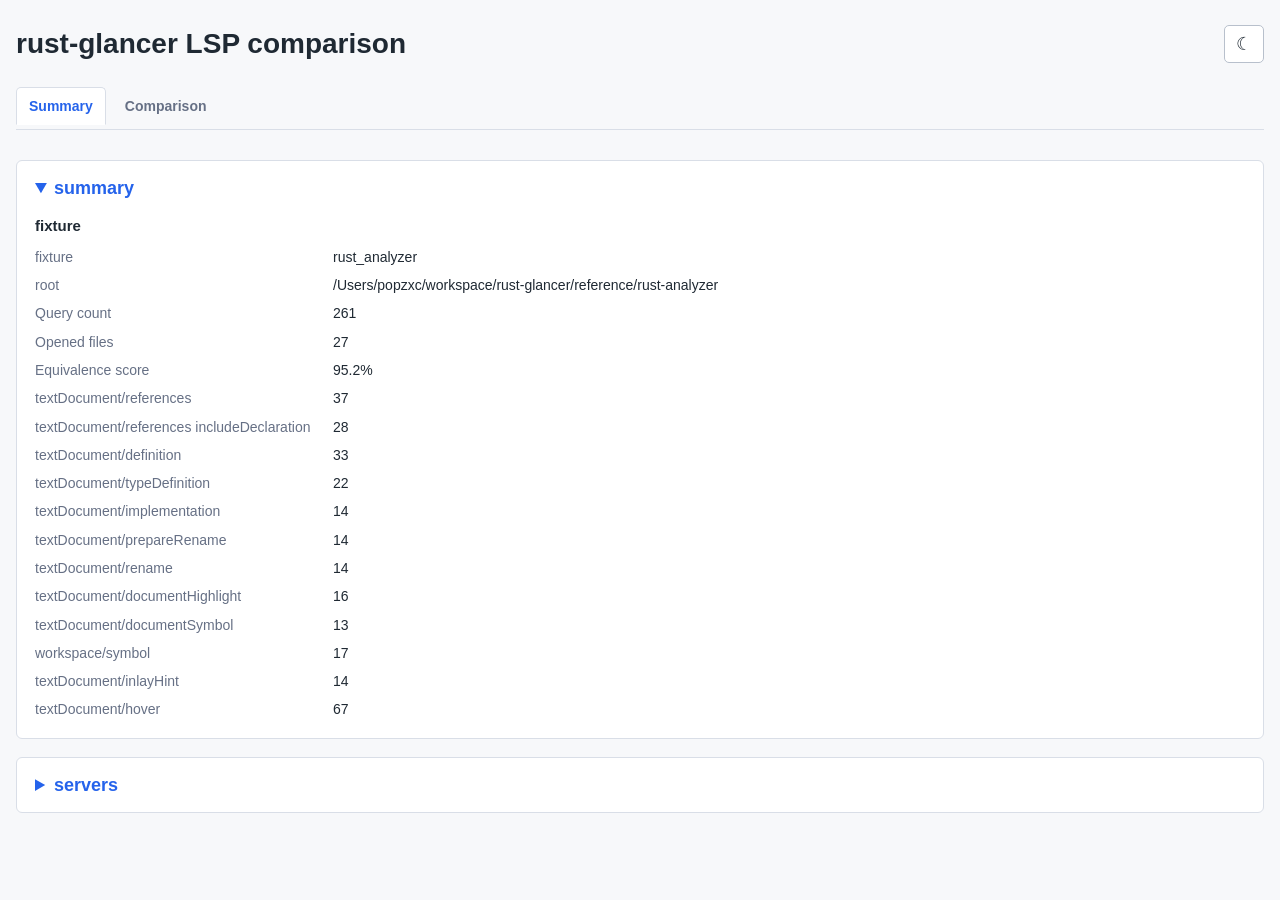
<file: static/assets/2026-11-24-0_5_0/internal-comparison.html>
<!doctype html>
<html lang="en">
<head>
<meta charset="utf-8">
<meta name="viewport" content="width=device-width, initial-scale=1">
<title>rust-glancer LSP comparison</title>
<style>
:root {
  color-scheme: light;
  --warning-border: #f97316;
}

:root[data-theme="dark"] {
  color-scheme: dark;
}

@media (prefers-color-scheme: dark) {
  :root:not([data-theme]) {
    color-scheme: dark;
  }
}

/* The palettes follow color-scheme, including an explicit button override. */
:root {
  --bg: light-dark(#f7f8fa, #111722);
  --surface: light-dark(#ffffff, #19212f);
  --surface-muted: light-dark(#f2f4f7, #242f40);
  --row-stripe: light-dark(#edf1f6, #253144);
  --text: light-dark(#1f2933, #e6edf7);
  --muted: light-dark(#667085, #aab8cc);
  --border: light-dark(#d9dee7, #344256);
  --border-strong: light-dark(#b8c0cc, #64748b);
  --accent: light-dark(#2563eb, #92b8ff);
  --accent-soft: light-dark(#dbeafe, #253a60);
  --warning-bg: light-dark(#fff7ed, #3a2a20);
  --metric-highlight: light-dark(#1b6049, #9cdfc4);
  --metric-highlight-bg: light-dark(#dff3eb, #223c36);
}

* {
  box-sizing: border-box;
}

body {
  margin: 0;
  background: var(--bg);
  color: var(--text);
  font-family: -apple-system, BlinkMacSystemFont, "Segoe UI", sans-serif;
  font-size: 14px;
  line-height: 1.45;
}

.data-table a {
  color: var(--accent);
}

main {
  width: min(1480px, calc(100vw - 32px));
  margin: 24px auto 48px;
}

.report-header {
  display: flex;
  justify-content: space-between;
  align-items: center;
  gap: 12px;
  margin-bottom: 18px;
}

.theme-toggle,
.table-pages button {
  border: 1px solid var(--border-strong);
  border-radius: 5px;
  background: var(--surface);
  color: var(--text);
  padding: 5px 10px;
  font: inherit;
  cursor: pointer;
}

.theme-toggle {
  min-width: 40px;
  font-size: 18px;
}

h1 {
  margin: 0;
  font-size: 28px;
  font-weight: 650;
}

.report-subtitle {
  margin: 3px 0 0;
  color: var(--muted);
}

h2 {
  margin: 0 0 14px;
  color: var(--accent);
  font-size: 20px;
  font-weight: 650;
}

h3 {
  margin: 0 0 10px;
  font-size: 15px;
  font-weight: 650;
}

.root-tabs {
  margin-top: 16px;
}

.tab-list {
  display: flex;
  gap: 6px;
  overflow-x: auto;
  padding: 4px 0;
}

.root-tabs > .tab-list {
  position: sticky;
  top: 0;
  z-index: 2;
  background: var(--bg);
  border-bottom: 1px solid var(--border);
}

.tab-button {
  flex: 0 0 auto;
  padding: 8px 12px;
  color: var(--muted);
  background: transparent;
  border: 1px solid transparent;
  border-radius: 5px 5px 0 0;
  font: inherit;
  font-weight: 600;
  cursor: pointer;
}

.tab-button:hover {
  color: var(--text);
  background: var(--surface-muted);
}

.tab-button.active {
  color: var(--accent);
  background: var(--surface);
  border-color: var(--border);
  border-bottom-color: var(--surface);
}

.tab-help {
  display: inline-flex;
  align-items: center;
  justify-content: center;
  width: 16px;
  height: 16px;
  color: var(--muted);
  border: 1px solid var(--border-strong);
  border-radius: 50%;
  margin-inline-start: 5px;
  font-size: 11px;
  line-height: 1;
  cursor: help;
}

.tab-panel {
  display: none;
}

.tab-panel.active {
  display: block;
}

.group-panel {
  padding-top: 12px;
}

.report-section {
  margin: 18px 0;
  padding: 18px;
  background: var(--surface);
  border: 1px solid var(--border);
  border-radius: 6px;
}

details.report-section {
  padding: 0;
}

.section-summary {
  padding: 14px 18px;
  cursor: pointer;
  color: var(--accent);
  font-size: 18px;
  font-weight: 650;
}

.section-summary:hover {
  background: var(--surface-muted);
}

.section-body {
  padding: 0 18px 18px;
}

.section-description {
  margin: 0 0 16px;
  color: var(--muted);
}

.report-block + .report-block {
  margin-top: 18px;
}

.table-tabs {
  margin-top: 18px;
}

.table-tabs > .tab-list {
  border-bottom: 1px solid var(--border);
}

.fields {
  display: grid;
  grid-template-columns: minmax(180px, 280px) minmax(0, 1fr);
  gap: 8px 18px;
  margin: 0;
}

.fields dt {
  color: var(--muted);
}

.fields dd {
  margin: 0;
  font-weight: 500;
}

.field-description {
  margin-top: 2px;
  color: var(--muted);
  font-weight: 400;
}

.block-description {
  margin: -4px 0 12px;
  color: var(--muted);
}

.table-wrap {
  overflow-x: auto;
  border: 1px solid var(--border);
  border-radius: 5px;
}

.table-tools {
  display: flex;
  justify-content: flex-end;
  align-items: flex-end;
  flex-wrap: wrap;
  gap: 8px 12px;
  margin: 0 0 8px;
}

.table-filter,
.select-filter select {
  padding: 7px 9px;
  color: var(--text);
  background: var(--surface);
  border: 1px solid var(--border-strong);
  border-radius: 4px;
  font: inherit;
}

.table-filter {
  width: min(320px, 100%);
}

.select-filter {
  display: grid;
  gap: 3px;
  max-width: 100%;
  color: var(--muted);
  font-size: 12px;
  font-weight: 600;
}

.table-pages {
  display: flex;
  align-items: center;
  justify-content: flex-end;
  gap: 10px;
  margin-top: 10px;
  color: var(--muted);
}

.table-pages button:disabled {
  opacity: 0.5;
  cursor: default;
}

.cell-details pre {
  width: 190px;
  max-height: 220px;
  margin-top: 6px;
  overflow-y: auto;
  overflow-wrap: anywhere;
  white-space: pre-wrap;
  font-size: 12px;
}

table {
  width: 100%;
  border-collapse: collapse;
  font-variant-numeric: tabular-nums;
}

th,
td {
  padding: 7px 10px;
  border-bottom: 1px solid var(--border);
  vertical-align: top;
  white-space: nowrap;
}

th {
  color: var(--muted);
  background: var(--surface);
  font-size: 12px;
  font-weight: 650;
  text-transform: uppercase;
  position: sticky;
  top: 0;
  z-index: 1;
}

th.sortable {
  cursor: pointer;
}

th.sortable::after {
  content: " <>";
  color: var(--border-strong);
}

th.sortable[data-sort-dir="asc"]::after {
  content: " ^";
  color: var(--accent);
}

th.sortable[data-sort-dir="desc"]::after {
  content: " v";
  color: var(--accent);
}

.row-index {
  width: 1%;
  color: var(--muted);
}

tbody tr.is-striped {
  background: var(--row-stripe);
}

td.metric-highlight {
  color: var(--metric-highlight);
  background: var(--metric-highlight-bg);
  font-weight: 650;
}

.align-left {
  text-align: left;
}

.align-right {
  text-align: right;
}

.align-center {
  text-align: center;
}

.warning {
  padding: 10px 12px;
  background: var(--warning-bg);
  border-left: 3px solid var(--warning-border);
  border-radius: 4px;
}

pre {
  margin: 0;
  padding: 12px;
  overflow-x: auto;
  background: #111827;
  color: #f9fafb;
  border-radius: 4px;
}

code {
  font-family: "SFMono-Regular", Consolas, "Liberation Mono", monospace;
  font-size: 13px;
}

</style>
</head>
<body>
<main>
<header class="report-header">
<div>
<h1>rust-glancer LSP comparison</h1>
</div>
<button class="theme-toggle" type="button" hidden="hidden" aria-label="Switch theme">☾</button>
</header>
<div class="root-tabs" data-tab-set="root">
<div class="tab-list" role="tablist">
<button class="tab-button active" type="button" role="tab" aria-selected="true" data-tab-parent="root" data-tab-target="group-summary">
Summary</button>
<button class="tab-button" type="button" role="tab" aria-selected="false" data-tab-parent="root" data-tab-target="group-comparison">
Comparison</button>
</div>
<div class="tab-panel group-panel active" id="group-summary" data-tab-parent="root">
<details class="report-section" id="summary" open="open">
<summary class="section-summary">summary</summary>
<div class="section-body">
<div class="report-block field-block">
<h3>fixture</h3>
<dl class="fields">
<dt>fixture</dt>
<dd>
rust_analyzer</dd>
<dt>root</dt>
<dd>
/Users/popzxc/workspace/rust-glancer/reference/rust-analyzer</dd>
<dt>Query count</dt>
<dd>
261</dd>
<dt>Opened files</dt>
<dd>
27</dd>
<dt>Equivalence score</dt>
<dd>
95.2%</dd>
<dt>textDocument/references</dt>
<dd>
37</dd>
<dt>textDocument/references includeDeclaration</dt>
<dd>
28</dd>
<dt>textDocument/definition</dt>
<dd>
33</dd>
<dt>textDocument/typeDefinition</dt>
<dd>
22</dd>
<dt>textDocument/implementation</dt>
<dd>
14</dd>
<dt>textDocument/prepareRename</dt>
<dd>
14</dd>
<dt>textDocument/rename</dt>
<dd>
14</dd>
<dt>textDocument/documentHighlight</dt>
<dd>
16</dd>
<dt>textDocument/documentSymbol</dt>
<dd>
13</dd>
<dt>workspace/symbol</dt>
<dd>
17</dd>
<dt>textDocument/inlayHint</dt>
<dd>
14</dd>
<dt>textDocument/hover</dt>
<dd>
67</dd>
</dl>
</div>
</div>
</details>
<details class="report-section" id="servers">
<summary class="section-summary">servers</summary>
<div class="section-body">
<div class="report-block table-block">
<h3>servers</h3>
<div class="table-content">
<div class="table-wrap">
<table class="data-table">
<thead>
<tr>
<th class="align-right row-index sortable" scope="col" data-column-index="0">#</th>
<th class="align-left sortable" scope="col" data-column-index="1">
server</th>
<th class="align-left sortable" scope="col" data-column-index="2">
command</th>
<th class="align-right sortable" scope="col" data-column-index="3">
Initialize</th>
<th class="align-right sortable" scope="col" data-column-index="4">
Ready</th>
</tr>
</thead>
<tbody>
<tr>
<td class="align-right row-index" data-sort="0">1</td>
<td class="align-left" data-sort="rust-glancer" data-filter-value="rust-glancer">
rust-glancer</td>
<td class="align-left" data-sort="/users/popzxc/workspace/rust-glancer/target/release/rust-glancer lsp" data-filter-value="/Users/popzxc/workspace/rust-glancer/target/release/rust-glancer lsp">
/Users/popzxc/workspace/rust-glancer/target/release/rust-glancer lsp</td>
<td class="align-right" data-sort="88.82841599999999" data-filter-value="89 ms">
89 ms</td>
<td class="align-right" data-sort="3921.704833" data-filter-value="3.92 s">
3.92 s</td>
</tr>
<tr>
<td class="align-right row-index" data-sort="1">2</td>
<td class="align-left" data-sort="rust-analyzer" data-filter-value="rust-analyzer">
rust-analyzer</td>
<td class="align-left" data-sort="rust-analyzer" data-filter-value="rust-analyzer">
rust-analyzer</td>
<td class="align-right" data-sort="45.40525" data-filter-value="45 ms">
45 ms</td>
<td class="align-right" data-sort="3602.388167" data-filter-value="3.60 s">
3.60 s</td>
</tr>
</tbody>
</table>
</div>
</div>
</div>
</div>
</details>
</div>
<div class="tab-panel group-panel" id="group-comparison" data-tab-parent="root">
<details class="report-section" id="aggregates" open="open">
<summary class="section-summary">aggregates</summary>
<div class="section-body">
<div class="report-block table-block">
<h3>aggregates</h3>
<div class="table-content">
<div class="table-tools">
<input class="table-filter" type="search" placeholder="Filter rows" aria-label="Filter table rows">
</div>
<div class="table-wrap">
<table class="data-table">
<thead>
<tr>
<th class="align-right row-index sortable" scope="col" data-column-index="0">#</th>
<th class="align-left sortable" scope="col" data-column-index="1">
method</th>
<th class="align-right sortable" scope="col" data-column-index="2">
queries</th>
<th class="align-right sortable" scope="col" data-column-index="3">
comparable</th>
<th class="align-right sortable" scope="col" data-column-index="4">
non comparable</th>
<th class="align-center sortable" scope="col" data-column-index="5">
Scored</th>
<th class="align-right sortable" scope="col" data-column-index="6">
rust glancer</th>
<th class="align-right sortable" scope="col" data-column-index="7">
rust analyzer</th>
<th class="align-right sortable" scope="col" data-column-index="8">
matched</th>
<th class="align-right sortable" scope="col" data-column-index="9">
compatible</th>
<th class="align-right sortable" scope="col" data-column-index="10">
missing</th>
<th class="align-right sortable" scope="col" data-column-index="11">
extra</th>
<th class="align-right sortable" scope="col" data-column-index="12">
Match score</th>
<th class="align-right sortable" scope="col" data-column-index="13">
Recall</th>
<th class="align-right sortable" scope="col" data-column-index="14">
Precision</th>
<th class="align-right sortable" scope="col" data-column-index="15">
unmapped rg</th>
<th class="align-right sortable" scope="col" data-column-index="16">
unmapped ra</th>
</tr>
</thead>
<tbody>
<tr>
<td class="align-right row-index" data-sort="0">1</td>
<td class="align-left" data-sort="textdocument/references" data-filter-value="textDocument/references">
textDocument/references</td>
<td class="align-right" data-sort="37" data-filter-value="37">
37</td>
<td class="align-right" data-sort="37" data-filter-value="37">
37</td>
<td class="align-right" data-sort="0" data-filter-value="0">
0</td>
<td class="align-center" data-sort="1" data-filter-value="true">
true</td>
<td class="align-right" data-sort="389" data-filter-value="389">
389</td>
<td class="align-right" data-sort="393" data-filter-value="393">
393</td>
<td class="align-right" data-sort="389" data-filter-value="389">
389</td>
<td class="align-right" data-sort="0" data-filter-value="0">
0</td>
<td class="align-right" data-sort="4" data-filter-value="4">
4</td>
<td class="align-right" data-sort="0" data-filter-value="0">
0</td>
<td class="align-right" data-sort="99.48849104859335" data-filter-value="99.5%">
99.5%</td>
<td class="align-right" data-sort="98.9821882951654" data-filter-value="99.0%">
99.0%</td>
<td class="align-right" data-sort="100" data-filter-value="100.0%">
100.0%</td>
<td class="align-right" data-sort="0" data-filter-value="0">
0</td>
<td class="align-right" data-sort="0" data-filter-value="0">
0</td>
</tr>
<tr>
<td class="align-right row-index" data-sort="1">2</td>
<td class="align-left" data-sort="textdocument/definition" data-filter-value="textDocument/definition">
textDocument/definition</td>
<td class="align-right" data-sort="33" data-filter-value="33">
33</td>
<td class="align-right" data-sort="33" data-filter-value="33">
33</td>
<td class="align-right" data-sort="0" data-filter-value="0">
0</td>
<td class="align-center" data-sort="1" data-filter-value="true">
true</td>
<td class="align-right" data-sort="34" data-filter-value="34">
34</td>
<td class="align-right" data-sort="35" data-filter-value="35">
35</td>
<td class="align-right" data-sort="32" data-filter-value="32">
32</td>
<td class="align-right" data-sort="0" data-filter-value="0">
0</td>
<td class="align-right" data-sort="3" data-filter-value="3">
3</td>
<td class="align-right" data-sort="2" data-filter-value="2">
2</td>
<td class="align-right" data-sort="92.7536231884058" data-filter-value="92.8%">
92.8%</td>
<td class="align-right" data-sort="91.42857142857143" data-filter-value="91.4%">
91.4%</td>
<td class="align-right" data-sort="94.11764705882352" data-filter-value="94.1%">
94.1%</td>
<td class="align-right" data-sort="0" data-filter-value="0">
0</td>
<td class="align-right" data-sort="0" data-filter-value="0">
0</td>
</tr>
<tr>
<td class="align-right row-index" data-sort="2">3</td>
<td class="align-left" data-sort="textdocument/typedefinition" data-filter-value="textDocument/typeDefinition">
textDocument/typeDefinition</td>
<td class="align-right" data-sort="22" data-filter-value="22">
22</td>
<td class="align-right" data-sort="22" data-filter-value="22">
22</td>
<td class="align-right" data-sort="0" data-filter-value="0">
0</td>
<td class="align-center" data-sort="1" data-filter-value="true">
true</td>
<td class="align-right" data-sort="24" data-filter-value="24">
24</td>
<td class="align-right" data-sort="24" data-filter-value="24">
24</td>
<td class="align-right" data-sort="24" data-filter-value="24">
24</td>
<td class="align-right" data-sort="0" data-filter-value="0">
0</td>
<td class="align-right" data-sort="0" data-filter-value="0">
0</td>
<td class="align-right" data-sort="0" data-filter-value="0">
0</td>
<td class="align-right" data-sort="100" data-filter-value="100.0%">
100.0%</td>
<td class="align-right" data-sort="100" data-filter-value="100.0%">
100.0%</td>
<td class="align-right" data-sort="100" data-filter-value="100.0%">
100.0%</td>
<td class="align-right" data-sort="3" data-filter-value="3">
3</td>
<td class="align-right" data-sort="3" data-filter-value="3">
3</td>
</tr>
<tr>
<td class="align-right row-index" data-sort="3">4</td>
<td class="align-left" data-sort="textdocument/implementation" data-filter-value="textDocument/implementation">
textDocument/implementation</td>
<td class="align-right" data-sort="14" data-filter-value="14">
14</td>
<td class="align-right" data-sort="14" data-filter-value="14">
14</td>
<td class="align-right" data-sort="0" data-filter-value="0">
0</td>
<td class="align-center" data-sort="1" data-filter-value="true">
true</td>
<td class="align-right" data-sort="111" data-filter-value="111">
111</td>
<td class="align-right" data-sort="112" data-filter-value="112">
112</td>
<td class="align-right" data-sort="111" data-filter-value="111">
111</td>
<td class="align-right" data-sort="2" data-filter-value="2">
2</td>
<td class="align-right" data-sort="1" data-filter-value="1">
1</td>
<td class="align-right" data-sort="0" data-filter-value="0">
0</td>
<td class="align-right" data-sort="99.55156950672645" data-filter-value="99.6%">
99.6%</td>
<td class="align-right" data-sort="99.10714285714286" data-filter-value="99.1%">
99.1%</td>
<td class="align-right" data-sort="100" data-filter-value="100.0%">
100.0%</td>
<td class="align-right" data-sort="0" data-filter-value="0">
0</td>
<td class="align-right" data-sort="0" data-filter-value="0">
0</td>
</tr>
<tr>
<td class="align-right row-index" data-sort="4">5</td>
<td class="align-left" data-sort="textdocument/preparerename" data-filter-value="textDocument/prepareRename">
textDocument/prepareRename</td>
<td class="align-right" data-sort="14" data-filter-value="14">
14</td>
<td class="align-right" data-sort="14" data-filter-value="14">
14</td>
<td class="align-right" data-sort="0" data-filter-value="0">
0</td>
<td class="align-center" data-sort="1" data-filter-value="true">
true</td>
<td class="align-right" data-sort="14" data-filter-value="14">
14</td>
<td class="align-right" data-sort="14" data-filter-value="14">
14</td>
<td class="align-right" data-sort="14" data-filter-value="14">
14</td>
<td class="align-right" data-sort="14" data-filter-value="14">
14</td>
<td class="align-right" data-sort="0" data-filter-value="0">
0</td>
<td class="align-right" data-sort="0" data-filter-value="0">
0</td>
<td class="align-right" data-sort="100" data-filter-value="100.0%">
100.0%</td>
<td class="align-right" data-sort="100" data-filter-value="100.0%">
100.0%</td>
<td class="align-right" data-sort="100" data-filter-value="100.0%">
100.0%</td>
<td class="align-right" data-sort="" data-filter-value="-">
-</td>
<td class="align-right" data-sort="" data-filter-value="-">
-</td>
</tr>
<tr>
<td class="align-right row-index" data-sort="5">6</td>
<td class="align-left" data-sort="textdocument/rename" data-filter-value="textDocument/rename">
textDocument/rename</td>
<td class="align-right" data-sort="14" data-filter-value="14">
14</td>
<td class="align-right" data-sort="14" data-filter-value="14">
14</td>
<td class="align-right" data-sort="0" data-filter-value="0">
0</td>
<td class="align-center" data-sort="1" data-filter-value="true">
true</td>
<td class="align-right" data-sort="252" data-filter-value="252">
252</td>
<td class="align-right" data-sort="252" data-filter-value="252">
252</td>
<td class="align-right" data-sort="251" data-filter-value="251">
251</td>
<td class="align-right" data-sort="0" data-filter-value="0">
0</td>
<td class="align-right" data-sort="1" data-filter-value="1">
1</td>
<td class="align-right" data-sort="1" data-filter-value="1">
1</td>
<td class="align-right" data-sort="99.60317460317461" data-filter-value="99.6%">
99.6%</td>
<td class="align-right" data-sort="99.60317460317461" data-filter-value="99.6%">
99.6%</td>
<td class="align-right" data-sort="99.60317460317461" data-filter-value="99.6%">
99.6%</td>
<td class="align-right" data-sort="0" data-filter-value="0">
0</td>
<td class="align-right" data-sort="0" data-filter-value="0">
0</td>
</tr>
<tr>
<td class="align-right row-index" data-sort="6">7</td>
<td class="align-left" data-sort="textdocument/documenthighlight" data-filter-value="textDocument/documentHighlight">
textDocument/documentHighlight</td>
<td class="align-right" data-sort="16" data-filter-value="16">
16</td>
<td class="align-right" data-sort="16" data-filter-value="16">
16</td>
<td class="align-right" data-sort="0" data-filter-value="0">
0</td>
<td class="align-center" data-sort="1" data-filter-value="true">
true</td>
<td class="align-right" data-sort="58" data-filter-value="58">
58</td>
<td class="align-right" data-sort="58" data-filter-value="58">
58</td>
<td class="align-right" data-sort="58" data-filter-value="58">
58</td>
<td class="align-right" data-sort="0" data-filter-value="0">
0</td>
<td class="align-right" data-sort="0" data-filter-value="0">
0</td>
<td class="align-right" data-sort="0" data-filter-value="0">
0</td>
<td class="align-right" data-sort="100" data-filter-value="100.0%">
100.0%</td>
<td class="align-right" data-sort="100" data-filter-value="100.0%">
100.0%</td>
<td class="align-right" data-sort="100" data-filter-value="100.0%">
100.0%</td>
<td class="align-right" data-sort="" data-filter-value="-">
-</td>
<td class="align-right" data-sort="" data-filter-value="-">
-</td>
</tr>
<tr>
<td class="align-right row-index" data-sort="7">8</td>
<td class="align-left" data-sort="textdocument/documentsymbol" data-filter-value="textDocument/documentSymbol">
textDocument/documentSymbol</td>
<td class="align-right" data-sort="13" data-filter-value="13">
13</td>
<td class="align-right" data-sort="13" data-filter-value="13">
13</td>
<td class="align-right" data-sort="0" data-filter-value="0">
0</td>
<td class="align-center" data-sort="1" data-filter-value="true">
true</td>
<td class="align-right" data-sort="843" data-filter-value="843">
843</td>
<td class="align-right" data-sort="838" data-filter-value="838">
838</td>
<td class="align-right" data-sort="775" data-filter-value="775">
775</td>
<td class="align-right" data-sort="24" data-filter-value="24">
24</td>
<td class="align-right" data-sort="63" data-filter-value="63">
63</td>
<td class="align-right" data-sort="68" data-filter-value="68">
68</td>
<td class="align-right" data-sort="92.20701963117193" data-filter-value="92.2%">
92.2%</td>
<td class="align-right" data-sort="92.48210023866349" data-filter-value="92.5%">
92.5%</td>
<td class="align-right" data-sort="91.93357058125741" data-filter-value="91.9%">
91.9%</td>
<td class="align-right" data-sort="0" data-filter-value="0">
0</td>
<td class="align-right" data-sort="0" data-filter-value="0">
0</td>
</tr>
<tr>
<td class="align-right row-index" data-sort="8">9</td>
<td class="align-left" data-sort="workspace/symbol" data-filter-value="workspace/symbol">
workspace/symbol</td>
<td class="align-right" data-sort="17" data-filter-value="17">
17</td>
<td class="align-right" data-sort="17" data-filter-value="17">
17</td>
<td class="align-right" data-sort="0" data-filter-value="0">
0</td>
<td class="align-center" data-sort="1" data-filter-value="true">
true</td>
<td class="align-right" data-sort="52" data-filter-value="52">
52</td>
<td class="align-right" data-sort="76" data-filter-value="76">
76</td>
<td class="align-right" data-sort="47" data-filter-value="47">
47</td>
<td class="align-right" data-sort="4" data-filter-value="4">
4</td>
<td class="align-right" data-sort="29" data-filter-value="29">
29</td>
<td class="align-right" data-sort="5" data-filter-value="5">
5</td>
<td class="align-right" data-sort="73.4375" data-filter-value="73.4%">
73.4%</td>
<td class="align-right" data-sort="61.8421052631579" data-filter-value="61.8%">
61.8%</td>
<td class="align-right" data-sort="90.38461538461539" data-filter-value="90.4%">
90.4%</td>
<td class="align-right" data-sort="3" data-filter-value="3">
3</td>
<td class="align-right" data-sort="0" data-filter-value="0">
0</td>
</tr>
<tr>
<td class="align-right row-index" data-sort="9">10</td>
<td class="align-left" data-sort="textdocument/inlayhint" data-filter-value="textDocument/inlayHint">
textDocument/inlayHint</td>
<td class="align-right" data-sort="14" data-filter-value="14">
14</td>
<td class="align-right" data-sort="14" data-filter-value="14">
14</td>
<td class="align-right" data-sort="0" data-filter-value="0">
0</td>
<td class="align-center" data-sort="0" data-filter-value="false">
false</td>
<td class="align-right" data-sort="2602" data-filter-value="2602">
2602</td>
<td class="align-right" data-sort="2133" data-filter-value="2133">
2133</td>
<td class="align-right" data-sort="1507" data-filter-value="1507">
1507</td>
<td class="align-right" data-sort="0" data-filter-value="0">
0</td>
<td class="align-right" data-sort="626" data-filter-value="626">
626</td>
<td class="align-right" data-sort="1095" data-filter-value="1095">
1095</td>
<td class="align-right" data-sort="63.65364308342133" data-filter-value="63.7%">
63.7%</td>
<td class="align-right" data-sort="70.6516643225504" data-filter-value="70.7%">
70.7%</td>
<td class="align-right" data-sort="57.91698693312837" data-filter-value="57.9%">
57.9%</td>
<td class="align-right" data-sort="" data-filter-value="-">
-</td>
<td class="align-right" data-sort="" data-filter-value="-">
-</td>
</tr>
<tr>
<td class="align-right row-index" data-sort="10">11</td>
<td class="align-left" data-sort="textdocument/hover" data-filter-value="textDocument/hover">
textDocument/hover</td>
<td class="align-right" data-sort="67" data-filter-value="67">
67</td>
<td class="align-right" data-sort="67" data-filter-value="67">
67</td>
<td class="align-right" data-sort="0" data-filter-value="0">
0</td>
<td class="align-center" data-sort="0" data-filter-value="false">
false</td>
<td class="align-right" data-sort="65" data-filter-value="65">
65</td>
<td class="align-right" data-sort="67" data-filter-value="67">
67</td>
<td class="align-right" data-sort="65" data-filter-value="65">
65</td>
<td class="align-right" data-sort="0" data-filter-value="0">
0</td>
<td class="align-right" data-sort="2" data-filter-value="2">
2</td>
<td class="align-right" data-sort="0" data-filter-value="0">
0</td>
<td class="align-right" data-sort="98.48484848484848" data-filter-value="98.5%">
98.5%</td>
<td class="align-right" data-sort="97.01492537313433" data-filter-value="97.0%">
97.0%</td>
<td class="align-right" data-sort="100" data-filter-value="100.0%">
100.0%</td>
<td class="align-right" data-sort="" data-filter-value="-">
-</td>
<td class="align-right" data-sort="" data-filter-value="-">
-</td>
</tr>
</tbody>
</table>
</div>
</div>
</div>
</div>
</details>
<details class="report-section" id="query_highlights">
<summary class="section-summary">query highlights</summary>
<div class="section-body">
<div class="report-block table-tabs" data-tab-set="tables-query-highlights">
<div class="tab-list" role="tablist">
<button class="tab-button active" type="button" role="tab" aria-selected="true" data-tab-parent="tables-query-highlights" data-tab-target="query_highlights-slowest-queries">
slowest queries</button>
<button class="tab-button" type="button" role="tab" aria-selected="false" data-tab-parent="tables-query-highlights" data-tab-target="query_highlights-lowest-match-score">
lowest match score</button>
<button class="tab-button" type="button" role="tab" aria-selected="false" data-tab-parent="tables-query-highlights" data-tab-target="query_highlights-lowest-recall">
lowest recall</button>
<button class="tab-button" type="button" role="tab" aria-selected="false" data-tab-parent="tables-query-highlights" data-tab-target="query_highlights-lowest-precision">
lowest precision</button>
</div>
<div class="tab-panel active" id="query_highlights-slowest-queries" data-tab-parent="tables-query-highlights">
<div class="table-content">
<div class="table-tools">
<input class="table-filter" type="search" placeholder="Filter rows" aria-label="Filter table rows">
</div>
<div class="table-wrap">
<table class="data-table">
<thead>
<tr>
<th class="align-right row-index sortable" scope="col" data-column-index="0">#</th>
<th class="align-left sortable" scope="col" data-column-index="1">
method</th>
<th class="align-left sortable" scope="col" data-column-index="2">
query</th>
<th class="align-right sortable" scope="col" data-column-index="3">
rust-glancer</th>
<th class="align-right sortable" scope="col" data-column-index="4">
rust-analyzer</th>
<th class="align-left sortable" scope="col" data-column-index="5">
outcome</th>
<th class="align-right sortable" scope="col" data-column-index="6">
Match score</th>
<th class="align-right sortable" scope="col" data-column-index="7">
Recall</th>
<th class="align-right sortable" scope="col" data-column-index="8">
Precision</th>
</tr>
</thead>
<tbody>
<tr>
<td class="align-right row-index" data-sort="0">1</td>
<td class="align-left" data-sort="textdocument/references" data-filter-value="textDocument/references">
textDocument/references</td>
<td class="align-left" data-sort="references/declarative-macro: format_to_acc" data-filter-value="references/declarative-macro: format_to_acc">
references/declarative-macro: format_to_acc</td>
<td class="align-right" data-sort="2545.092291" data-filter-value="2.55 s">
2.55 s</td>
<td class="align-right" data-sort="6.380041" data-filter-value="6 ms">
6 ms</td>
<td class="align-left" data-sort="locations" data-filter-value="locations">
locations</td>
<td class="align-right" data-sort="100" data-filter-value="100.0%">
100.0%</td>
<td class="align-right" data-sort="100" data-filter-value="100.0%">
100.0%</td>
<td class="align-right" data-sort="100" data-filter-value="100.0%">
100.0%</td>
</tr>
<tr>
<td class="align-right row-index" data-sort="1">2</td>
<td class="align-left" data-sort="textdocument/references" data-filter-value="textDocument/references">
textDocument/references</td>
<td class="align-left" data-sort="references/generic-type: nonemptyvec" data-filter-value="references/generic-type: NonEmptyVec">
references/generic-type: NonEmptyVec</td>
<td class="align-right" data-sort="1112.543667" data-filter-value="1.11 s">
1.11 s</td>
<td class="align-right" data-sort="1643.743375" data-filter-value="1.64 s">
1.64 s</td>
<td class="align-left" data-sort="locations" data-filter-value="locations">
locations</td>
<td class="align-right" data-sort="85.71428571428571" data-filter-value="85.7%">
85.7%</td>
<td class="align-right" data-sort="75" data-filter-value="75.0%">
75.0%</td>
<td class="align-right" data-sort="100" data-filter-value="100.0%">
100.0%</td>
</tr>
<tr>
<td class="align-right row-index" data-sort="2">3</td>
<td class="align-left" data-sort="textdocument/references" data-filter-value="textDocument/references">
textDocument/references</td>
<td class="align-left" data-sort="references/derived-type: fileset" data-filter-value="references/derived-type: FileSet">
references/derived-type: FileSet</td>
<td class="align-right" data-sort="459.663708" data-filter-value="460 ms">
460 ms</td>
<td class="align-right" data-sort="48.116792" data-filter-value="48 ms">
48 ms</td>
<td class="align-left" data-sort="locations" data-filter-value="locations">
locations</td>
<td class="align-right" data-sort="100" data-filter-value="100.0%">
100.0%</td>
<td class="align-right" data-sort="100" data-filter-value="100.0%">
100.0%</td>
<td class="align-right" data-sort="100" data-filter-value="100.0%">
100.0%</td>
</tr>
<tr>
<td class="align-right row-index" data-sort="3">4</td>
<td class="align-left" data-sort="textdocument/references" data-filter-value="textDocument/references">
textDocument/references</td>
<td class="align-left" data-sort="references/type: callhierarchyconfig" data-filter-value="references/type: CallHierarchyConfig">
references/type: CallHierarchyConfig</td>
<td class="align-right" data-sort="433.683708" data-filter-value="434 ms">
434 ms</td>
<td class="align-right" data-sort="386.818958" data-filter-value="387 ms">
387 ms</td>
<td class="align-left" data-sort="locations" data-filter-value="locations">
locations</td>
<td class="align-right" data-sort="100" data-filter-value="100.0%">
100.0%</td>
<td class="align-right" data-sort="100" data-filter-value="100.0%">
100.0%</td>
<td class="align-right" data-sort="100" data-filter-value="100.0%">
100.0%</td>
</tr>
<tr>
<td class="align-right row-index" data-sort="4">5</td>
<td class="align-left" data-sort="textdocument/references" data-filter-value="textDocument/references">
textDocument/references</td>
<td class="align-left" data-sort="references/field: callitem.target" data-filter-value="references/field: CallItem.target">
references/field: CallItem.target</td>
<td class="align-right" data-sort="304.98641599999996" data-filter-value="305 ms">
305 ms</td>
<td class="align-right" data-sort="320.770834" data-filter-value="321 ms">
321 ms</td>
<td class="align-left" data-sort="locations" data-filter-value="locations">
locations</td>
<td class="align-right" data-sort="100" data-filter-value="100.0%">
100.0%</td>
<td class="align-right" data-sort="100" data-filter-value="100.0%">
100.0%</td>
<td class="align-right" data-sort="100" data-filter-value="100.0%">
100.0%</td>
</tr>
<tr>
<td class="align-right row-index" data-sort="5">6</td>
<td class="align-left" data-sort="textdocument/references" data-filter-value="textDocument/references">
textDocument/references</td>
<td class="align-left" data-sort="references/type: navigationtarget" data-filter-value="references/type: NavigationTarget">
references/type: NavigationTarget</td>
<td class="align-right" data-sort="239.74029199999998" data-filter-value="240 ms">
240 ms</td>
<td class="align-right" data-sort="279.017542" data-filter-value="279 ms">
279 ms</td>
<td class="align-left" data-sort="locations" data-filter-value="locations">
locations</td>
<td class="align-right" data-sort="100" data-filter-value="100.0%">
100.0%</td>
<td class="align-right" data-sort="100" data-filter-value="100.0%">
100.0%</td>
<td class="align-right" data-sort="100" data-filter-value="100.0%">
100.0%</td>
</tr>
<tr>
<td class="align-right row-index" data-sort="6">7</td>
<td class="align-left" data-sort="textdocument/references" data-filter-value="textDocument/references">
textDocument/references</td>
<td class="align-left" data-sort="references/type: hoverconfig" data-filter-value="references/type: HoverConfig">
references/type: HoverConfig</td>
<td class="align-right" data-sort="157.7275" data-filter-value="158 ms">
158 ms</td>
<td class="align-right" data-sort="17.408083" data-filter-value="17 ms">
17 ms</td>
<td class="align-left" data-sort="locations" data-filter-value="locations">
locations</td>
<td class="align-right" data-sort="100" data-filter-value="100.0%">
100.0%</td>
<td class="align-right" data-sort="100" data-filter-value="100.0%">
100.0%</td>
<td class="align-right" data-sort="100" data-filter-value="100.0%">
100.0%</td>
</tr>
<tr>
<td class="align-right row-index" data-sort="7">8</td>
<td class="align-left" data-sort="textdocument/references" data-filter-value="textDocument/references">
textDocument/references</td>
<td class="align-left" data-sort="references/field: callitem.ranges" data-filter-value="references/field: CallItem.ranges">
references/field: CallItem.ranges</td>
<td class="align-right" data-sort="149.180583" data-filter-value="149 ms">
149 ms</td>
<td class="align-right" data-sort="63.280875" data-filter-value="63 ms">
63 ms</td>
<td class="align-left" data-sort="locations" data-filter-value="locations">
locations</td>
<td class="align-right" data-sort="100" data-filter-value="100.0%">
100.0%</td>
<td class="align-right" data-sort="100" data-filter-value="100.0%">
100.0%</td>
<td class="align-right" data-sort="100" data-filter-value="100.0%">
100.0%</td>
</tr>
<tr>
<td class="align-right row-index" data-sort="8">9</td>
<td class="align-left" data-sort="textdocument/references" data-filter-value="textDocument/references">
textDocument/references</td>
<td class="align-left" data-sort="references/field: referencesearchresult.references" data-filter-value="references/field: ReferenceSearchResult.references">
references/field: ReferenceSearchResult.references</td>
<td class="align-right" data-sort="140.253458" data-filter-value="140 ms">
140 ms</td>
<td class="align-right" data-sort="56.591" data-filter-value="57 ms">
57 ms</td>
<td class="align-left" data-sort="locations" data-filter-value="locations">
locations</td>
<td class="align-right" data-sort="100" data-filter-value="100.0%">
100.0%</td>
<td class="align-right" data-sort="100" data-filter-value="100.0%">
100.0%</td>
<td class="align-right" data-sort="100" data-filter-value="100.0%">
100.0%</td>
</tr>
<tr>
<td class="align-right row-index" data-sort="9">10</td>
<td class="align-left" data-sort="textdocument/references" data-filter-value="textDocument/references">
textDocument/references</td>
<td class="align-left" data-sort="references/function: child_modules" data-filter-value="references/function: child_modules">
references/function: child_modules</td>
<td class="align-right" data-sort="131.103958" data-filter-value="131 ms">
131 ms</td>
<td class="align-right" data-sort="339.55525" data-filter-value="340 ms">
340 ms</td>
<td class="align-left" data-sort="locations" data-filter-value="locations">
locations</td>
<td class="align-right" data-sort="100" data-filter-value="100.0%">
100.0%</td>
<td class="align-right" data-sort="100" data-filter-value="100.0%">
100.0%</td>
<td class="align-right" data-sort="100" data-filter-value="100.0%">
100.0%</td>
</tr>
</tbody>
</table>
</div>
</div>
</div>
<div class="tab-panel" id="query_highlights-lowest-match-score" data-tab-parent="tables-query-highlights">
<div class="table-content">
<div class="table-tools">
<input class="table-filter" type="search" placeholder="Filter rows" aria-label="Filter table rows">
</div>
<div class="table-wrap">
<table class="data-table">
<thead>
<tr>
<th class="align-right row-index sortable" scope="col" data-column-index="0">#</th>
<th class="align-left sortable" scope="col" data-column-index="1">
method</th>
<th class="align-left sortable" scope="col" data-column-index="2">
query</th>
<th class="align-right sortable" scope="col" data-column-index="3">
Match score</th>
<th class="align-right sortable" scope="col" data-column-index="4">
Recall</th>
<th class="align-right sortable" scope="col" data-column-index="5">
Precision</th>
<th class="align-right sortable" scope="col" data-column-index="6">
rust glancer count</th>
<th class="align-right sortable" scope="col" data-column-index="7">
rust analyzer count</th>
<th class="align-right sortable" scope="col" data-column-index="8">
matched</th>
<th class="align-right sortable" scope="col" data-column-index="9">
compatible</th>
<th class="align-right sortable" scope="col" data-column-index="10">
missing</th>
<th class="align-right sortable" scope="col" data-column-index="11">
extra</th>
</tr>
</thead>
<tbody>
<tr>
<td class="align-right row-index" data-sort="0">1</td>
<td class="align-left" data-sort="textdocument/definition" data-filter-value="textDocument/definition">
textDocument/definition</td>
<td class="align-left" data-sort="definition/qualified-call: goto_definition" data-filter-value="definition/qualified-call: goto_definition">
definition/qualified-call: goto_definition</td>
<td class="align-right" data-sort="0" data-filter-value="0.0%">
0.0%</td>
<td class="align-right" data-sort="0" data-filter-value="0.0%">
0.0%</td>
<td class="align-right" data-sort="0" data-filter-value="0.0%">
0.0%</td>
<td class="align-right" data-sort="1" data-filter-value="1">
1</td>
<td class="align-right" data-sort="1" data-filter-value="1">
1</td>
<td class="align-right" data-sort="0" data-filter-value="0">
0</td>
<td class="align-right" data-sort="0" data-filter-value="0">
0</td>
<td class="align-right" data-sort="1" data-filter-value="1">
1</td>
<td class="align-right" data-sort="1" data-filter-value="1">
1</td>
</tr>
<tr>
<td class="align-right row-index" data-sort="1">2</td>
<td class="align-left" data-sort="textdocument/definition" data-filter-value="textDocument/definition">
textDocument/definition</td>
<td class="align-left" data-sort="definition/macro-generated-method: variance marker" data-filter-value="definition/macro-generated-method: variance marker">
definition/macro-generated-method: variance marker</td>
<td class="align-right" data-sort="0" data-filter-value="0.0%">
0.0%</td>
<td class="align-right" data-sort="0" data-filter-value="0.0%">
0.0%</td>
<td class="align-right" data-sort="0" data-filter-value="0.0%">
0.0%</td>
<td class="align-right" data-sort="1" data-filter-value="1">
1</td>
<td class="align-right" data-sort="2" data-filter-value="2">
2</td>
<td class="align-right" data-sort="0" data-filter-value="0">
0</td>
<td class="align-right" data-sort="0" data-filter-value="0">
0</td>
<td class="align-right" data-sort="2" data-filter-value="2">
2</td>
<td class="align-right" data-sort="1" data-filter-value="1">
1</td>
</tr>
<tr>
<td class="align-right row-index" data-sort="2">3</td>
<td class="align-left" data-sort="workspace/symbol" data-filter-value="workspace/symbol">
workspace/symbol</td>
<td class="align-left" data-sort="workspace_symbol/declarative-macro: format_to_acc" data-filter-value="workspace_symbol/declarative-macro: format_to_acc">
workspace_symbol/declarative-macro: format_to_acc</td>
<td class="align-right" data-sort="0" data-filter-value="0.0%">
0.0%</td>
<td class="align-right" data-sort="0" data-filter-value="0.0%">
0.0%</td>
<td class="align-right" data-sort="" data-filter-value="-">
-</td>
<td class="align-right" data-sort="0" data-filter-value="0">
0</td>
<td class="align-right" data-sort="2" data-filter-value="2">
2</td>
<td class="align-right" data-sort="0" data-filter-value="0">
0</td>
<td class="align-right" data-sort="0" data-filter-value="0">
0</td>
<td class="align-right" data-sort="2" data-filter-value="2">
2</td>
<td class="align-right" data-sort="0" data-filter-value="0">
0</td>
</tr>
<tr>
<td class="align-right row-index" data-sort="3">4</td>
<td class="align-left" data-sort="workspace/symbol" data-filter-value="workspace/symbol">
workspace/symbol</td>
<td class="align-left" data-sort="workspace_symbol/type: fileposition" data-filter-value="workspace_symbol/type: FilePosition">
workspace_symbol/type: FilePosition</td>
<td class="align-right" data-sort="13.333333333333334" data-filter-value="13.3%">
13.3%</td>
<td class="align-right" data-sort="10" data-filter-value="10.0%">
10.0%</td>
<td class="align-right" data-sort="20" data-filter-value="20.0%">
20.0%</td>
<td class="align-right" data-sort="5" data-filter-value="5">
5</td>
<td class="align-right" data-sort="10" data-filter-value="10">
10</td>
<td class="align-right" data-sort="1" data-filter-value="1">
1</td>
<td class="align-right" data-sort="0" data-filter-value="0">
0</td>
<td class="align-right" data-sort="9" data-filter-value="9">
9</td>
<td class="align-right" data-sort="4" data-filter-value="4">
4</td>
</tr>
<tr>
<td class="align-right row-index" data-sort="4">5</td>
<td class="align-left" data-sort="workspace/symbol" data-filter-value="workspace/symbol">
workspace/symbol</td>
<td class="align-left" data-sort="workspace_symbol/derived-type: fileset" data-filter-value="workspace_symbol/derived-type: FileSet">
workspace_symbol/derived-type: FileSet</td>
<td class="align-right" data-sort="54.54545454545454" data-filter-value="54.5%">
54.5%</td>
<td class="align-right" data-sort="42.857142857142854" data-filter-value="42.9%">
42.9%</td>
<td class="align-right" data-sort="75" data-filter-value="75.0%">
75.0%</td>
<td class="align-right" data-sort="4" data-filter-value="4">
4</td>
<td class="align-right" data-sort="7" data-filter-value="7">
7</td>
<td class="align-right" data-sort="3" data-filter-value="3">
3</td>
<td class="align-right" data-sort="0" data-filter-value="0">
0</td>
<td class="align-right" data-sort="4" data-filter-value="4">
4</td>
<td class="align-right" data-sort="1" data-filter-value="1">
1</td>
</tr>
<tr>
<td class="align-right row-index" data-sort="5">6</td>
<td class="align-left" data-sort="workspace/symbol" data-filter-value="workspace/symbol">
workspace/symbol</td>
<td class="align-left" data-sort="workspace_symbol/type: hoverconfig" data-filter-value="workspace_symbol/type: HoverConfig">
workspace_symbol/type: HoverConfig</td>
<td class="align-right" data-sort="57.14285714285714" data-filter-value="57.1%">
57.1%</td>
<td class="align-right" data-sort="40" data-filter-value="40.0%">
40.0%</td>
<td class="align-right" data-sort="100" data-filter-value="100.0%">
100.0%</td>
<td class="align-right" data-sort="2" data-filter-value="2">
2</td>
<td class="align-right" data-sort="5" data-filter-value="5">
5</td>
<td class="align-right" data-sort="2" data-filter-value="2">
2</td>
<td class="align-right" data-sort="0" data-filter-value="0">
0</td>
<td class="align-right" data-sort="3" data-filter-value="3">
3</td>
<td class="align-right" data-sort="0" data-filter-value="0">
0</td>
</tr>
<tr>
<td class="align-right row-index" data-sort="6">7</td>
<td class="align-left" data-sort="workspace/symbol" data-filter-value="workspace/symbol">
workspace/symbol</td>
<td class="align-left" data-sort="workspace_symbol/type: callitem" data-filter-value="workspace_symbol/type: CallItem">
workspace_symbol/type: CallItem</td>
<td class="align-right" data-sort="66.66666666666666" data-filter-value="66.7%">
66.7%</td>
<td class="align-right" data-sort="50" data-filter-value="50.0%">
50.0%</td>
<td class="align-right" data-sort="100" data-filter-value="100.0%">
100.0%</td>
<td class="align-right" data-sort="1" data-filter-value="1">
1</td>
<td class="align-right" data-sort="2" data-filter-value="2">
2</td>
<td class="align-right" data-sort="1" data-filter-value="1">
1</td>
<td class="align-right" data-sort="0" data-filter-value="0">
0</td>
<td class="align-right" data-sort="1" data-filter-value="1">
1</td>
<td class="align-right" data-sort="0" data-filter-value="0">
0</td>
</tr>
<tr>
<td class="align-right row-index" data-sort="7">8</td>
<td class="align-left" data-sort="workspace/symbol" data-filter-value="workspace/symbol">
workspace/symbol</td>
<td class="align-left" data-sort="workspace_symbol/type: callhierarchyconfig" data-filter-value="workspace_symbol/type: CallHierarchyConfig">
workspace_symbol/type: CallHierarchyConfig</td>
<td class="align-right" data-sort="66.66666666666666" data-filter-value="66.7%">
66.7%</td>
<td class="align-right" data-sort="50" data-filter-value="50.0%">
50.0%</td>
<td class="align-right" data-sort="100" data-filter-value="100.0%">
100.0%</td>
<td class="align-right" data-sort="1" data-filter-value="1">
1</td>
<td class="align-right" data-sort="2" data-filter-value="2">
2</td>
<td class="align-right" data-sort="1" data-filter-value="1">
1</td>
<td class="align-right" data-sort="0" data-filter-value="0">
0</td>
<td class="align-right" data-sort="1" data-filter-value="1">
1</td>
<td class="align-right" data-sort="0" data-filter-value="0">
0</td>
</tr>
<tr>
<td class="align-right row-index" data-sort="8">9</td>
<td class="align-left" data-sort="workspace/symbol" data-filter-value="workspace/symbol">
workspace/symbol</td>
<td class="align-left" data-sort="workspace_symbol/type: gotodefinitionconfig" data-filter-value="workspace_symbol/type: GotoDefinitionConfig">
workspace_symbol/type: GotoDefinitionConfig</td>
<td class="align-right" data-sort="66.66666666666666" data-filter-value="66.7%">
66.7%</td>
<td class="align-right" data-sort="50" data-filter-value="50.0%">
50.0%</td>
<td class="align-right" data-sort="100" data-filter-value="100.0%">
100.0%</td>
<td class="align-right" data-sort="1" data-filter-value="1">
1</td>
<td class="align-right" data-sort="2" data-filter-value="2">
2</td>
<td class="align-right" data-sort="1" data-filter-value="1">
1</td>
<td class="align-right" data-sort="0" data-filter-value="0">
0</td>
<td class="align-right" data-sort="1" data-filter-value="1">
1</td>
<td class="align-right" data-sort="0" data-filter-value="0">
0</td>
</tr>
<tr>
<td class="align-right row-index" data-sort="9">10</td>
<td class="align-left" data-sort="workspace/symbol" data-filter-value="workspace/symbol">
workspace/symbol</td>
<td class="align-left" data-sort="workspace_symbol/type: gotoimplementationconfig" data-filter-value="workspace_symbol/type: GotoImplementationConfig">
workspace_symbol/type: GotoImplementationConfig</td>
<td class="align-right" data-sort="66.66666666666666" data-filter-value="66.7%">
66.7%</td>
<td class="align-right" data-sort="50" data-filter-value="50.0%">
50.0%</td>
<td class="align-right" data-sort="100" data-filter-value="100.0%">
100.0%</td>
<td class="align-right" data-sort="1" data-filter-value="1">
1</td>
<td class="align-right" data-sort="2" data-filter-value="2">
2</td>
<td class="align-right" data-sort="1" data-filter-value="1">
1</td>
<td class="align-right" data-sort="0" data-filter-value="0">
0</td>
<td class="align-right" data-sort="1" data-filter-value="1">
1</td>
<td class="align-right" data-sort="0" data-filter-value="0">
0</td>
</tr>
</tbody>
</table>
</div>
</div>
</div>
<div class="tab-panel" id="query_highlights-lowest-recall" data-tab-parent="tables-query-highlights">
<div class="table-content">
<div class="table-tools">
<input class="table-filter" type="search" placeholder="Filter rows" aria-label="Filter table rows">
</div>
<div class="table-wrap">
<table class="data-table">
<thead>
<tr>
<th class="align-right row-index sortable" scope="col" data-column-index="0">#</th>
<th class="align-left sortable" scope="col" data-column-index="1">
method</th>
<th class="align-left sortable" scope="col" data-column-index="2">
query</th>
<th class="align-right sortable" scope="col" data-column-index="3">
Match score</th>
<th class="align-right sortable" scope="col" data-column-index="4">
Recall</th>
<th class="align-right sortable" scope="col" data-column-index="5">
rust glancer count</th>
<th class="align-right sortable" scope="col" data-column-index="6">
rust analyzer count</th>
<th class="align-right sortable" scope="col" data-column-index="7">
matched</th>
<th class="align-right sortable" scope="col" data-column-index="8">
missing</th>
</tr>
</thead>
<tbody>
<tr>
<td class="align-right row-index" data-sort="0">1</td>
<td class="align-left" data-sort="textdocument/definition" data-filter-value="textDocument/definition">
textDocument/definition</td>
<td class="align-left" data-sort="definition/qualified-call: goto_definition" data-filter-value="definition/qualified-call: goto_definition">
definition/qualified-call: goto_definition</td>
<td class="align-right" data-sort="0" data-filter-value="0.0%">
0.0%</td>
<td class="align-right" data-sort="0" data-filter-value="0.0%">
0.0%</td>
<td class="align-right" data-sort="1" data-filter-value="1">
1</td>
<td class="align-right" data-sort="1" data-filter-value="1">
1</td>
<td class="align-right" data-sort="0" data-filter-value="0">
0</td>
<td class="align-right" data-sort="1" data-filter-value="1">
1</td>
</tr>
<tr>
<td class="align-right row-index" data-sort="1">2</td>
<td class="align-left" data-sort="textdocument/definition" data-filter-value="textDocument/definition">
textDocument/definition</td>
<td class="align-left" data-sort="definition/macro-generated-method: variance marker" data-filter-value="definition/macro-generated-method: variance marker">
definition/macro-generated-method: variance marker</td>
<td class="align-right" data-sort="0" data-filter-value="0.0%">
0.0%</td>
<td class="align-right" data-sort="0" data-filter-value="0.0%">
0.0%</td>
<td class="align-right" data-sort="1" data-filter-value="1">
1</td>
<td class="align-right" data-sort="2" data-filter-value="2">
2</td>
<td class="align-right" data-sort="0" data-filter-value="0">
0</td>
<td class="align-right" data-sort="2" data-filter-value="2">
2</td>
</tr>
<tr>
<td class="align-right row-index" data-sort="2">3</td>
<td class="align-left" data-sort="workspace/symbol" data-filter-value="workspace/symbol">
workspace/symbol</td>
<td class="align-left" data-sort="workspace_symbol/declarative-macro: format_to_acc" data-filter-value="workspace_symbol/declarative-macro: format_to_acc">
workspace_symbol/declarative-macro: format_to_acc</td>
<td class="align-right" data-sort="0" data-filter-value="0.0%">
0.0%</td>
<td class="align-right" data-sort="0" data-filter-value="0.0%">
0.0%</td>
<td class="align-right" data-sort="0" data-filter-value="0">
0</td>
<td class="align-right" data-sort="2" data-filter-value="2">
2</td>
<td class="align-right" data-sort="0" data-filter-value="0">
0</td>
<td class="align-right" data-sort="2" data-filter-value="2">
2</td>
</tr>
<tr>
<td class="align-right row-index" data-sort="3">4</td>
<td class="align-left" data-sort="workspace/symbol" data-filter-value="workspace/symbol">
workspace/symbol</td>
<td class="align-left" data-sort="workspace_symbol/type: fileposition" data-filter-value="workspace_symbol/type: FilePosition">
workspace_symbol/type: FilePosition</td>
<td class="align-right" data-sort="13.333333333333334" data-filter-value="13.3%">
13.3%</td>
<td class="align-right" data-sort="10" data-filter-value="10.0%">
10.0%</td>
<td class="align-right" data-sort="5" data-filter-value="5">
5</td>
<td class="align-right" data-sort="10" data-filter-value="10">
10</td>
<td class="align-right" data-sort="1" data-filter-value="1">
1</td>
<td class="align-right" data-sort="9" data-filter-value="9">
9</td>
</tr>
<tr>
<td class="align-right row-index" data-sort="4">5</td>
<td class="align-left" data-sort="workspace/symbol" data-filter-value="workspace/symbol">
workspace/symbol</td>
<td class="align-left" data-sort="workspace_symbol/type: hoverconfig" data-filter-value="workspace_symbol/type: HoverConfig">
workspace_symbol/type: HoverConfig</td>
<td class="align-right" data-sort="57.14285714285714" data-filter-value="57.1%">
57.1%</td>
<td class="align-right" data-sort="40" data-filter-value="40.0%">
40.0%</td>
<td class="align-right" data-sort="2" data-filter-value="2">
2</td>
<td class="align-right" data-sort="5" data-filter-value="5">
5</td>
<td class="align-right" data-sort="2" data-filter-value="2">
2</td>
<td class="align-right" data-sort="3" data-filter-value="3">
3</td>
</tr>
<tr>
<td class="align-right row-index" data-sort="5">6</td>
<td class="align-left" data-sort="workspace/symbol" data-filter-value="workspace/symbol">
workspace/symbol</td>
<td class="align-left" data-sort="workspace_symbol/derived-type: fileset" data-filter-value="workspace_symbol/derived-type: FileSet">
workspace_symbol/derived-type: FileSet</td>
<td class="align-right" data-sort="54.54545454545454" data-filter-value="54.5%">
54.5%</td>
<td class="align-right" data-sort="42.857142857142854" data-filter-value="42.9%">
42.9%</td>
<td class="align-right" data-sort="4" data-filter-value="4">
4</td>
<td class="align-right" data-sort="7" data-filter-value="7">
7</td>
<td class="align-right" data-sort="3" data-filter-value="3">
3</td>
<td class="align-right" data-sort="4" data-filter-value="4">
4</td>
</tr>
<tr>
<td class="align-right row-index" data-sort="6">7</td>
<td class="align-left" data-sort="workspace/symbol" data-filter-value="workspace/symbol">
workspace/symbol</td>
<td class="align-left" data-sort="workspace_symbol/type: callitem" data-filter-value="workspace_symbol/type: CallItem">
workspace_symbol/type: CallItem</td>
<td class="align-right" data-sort="66.66666666666666" data-filter-value="66.7%">
66.7%</td>
<td class="align-right" data-sort="50" data-filter-value="50.0%">
50.0%</td>
<td class="align-right" data-sort="1" data-filter-value="1">
1</td>
<td class="align-right" data-sort="2" data-filter-value="2">
2</td>
<td class="align-right" data-sort="1" data-filter-value="1">
1</td>
<td class="align-right" data-sort="1" data-filter-value="1">
1</td>
</tr>
<tr>
<td class="align-right row-index" data-sort="7">8</td>
<td class="align-left" data-sort="workspace/symbol" data-filter-value="workspace/symbol">
workspace/symbol</td>
<td class="align-left" data-sort="workspace_symbol/type: callhierarchyconfig" data-filter-value="workspace_symbol/type: CallHierarchyConfig">
workspace_symbol/type: CallHierarchyConfig</td>
<td class="align-right" data-sort="66.66666666666666" data-filter-value="66.7%">
66.7%</td>
<td class="align-right" data-sort="50" data-filter-value="50.0%">
50.0%</td>
<td class="align-right" data-sort="1" data-filter-value="1">
1</td>
<td class="align-right" data-sort="2" data-filter-value="2">
2</td>
<td class="align-right" data-sort="1" data-filter-value="1">
1</td>
<td class="align-right" data-sort="1" data-filter-value="1">
1</td>
</tr>
<tr>
<td class="align-right row-index" data-sort="8">9</td>
<td class="align-left" data-sort="workspace/symbol" data-filter-value="workspace/symbol">
workspace/symbol</td>
<td class="align-left" data-sort="workspace_symbol/type: gotodefinitionconfig" data-filter-value="workspace_symbol/type: GotoDefinitionConfig">
workspace_symbol/type: GotoDefinitionConfig</td>
<td class="align-right" data-sort="66.66666666666666" data-filter-value="66.7%">
66.7%</td>
<td class="align-right" data-sort="50" data-filter-value="50.0%">
50.0%</td>
<td class="align-right" data-sort="1" data-filter-value="1">
1</td>
<td class="align-right" data-sort="2" data-filter-value="2">
2</td>
<td class="align-right" data-sort="1" data-filter-value="1">
1</td>
<td class="align-right" data-sort="1" data-filter-value="1">
1</td>
</tr>
<tr>
<td class="align-right row-index" data-sort="9">10</td>
<td class="align-left" data-sort="workspace/symbol" data-filter-value="workspace/symbol">
workspace/symbol</td>
<td class="align-left" data-sort="workspace_symbol/type: gotoimplementationconfig" data-filter-value="workspace_symbol/type: GotoImplementationConfig">
workspace_symbol/type: GotoImplementationConfig</td>
<td class="align-right" data-sort="66.66666666666666" data-filter-value="66.7%">
66.7%</td>
<td class="align-right" data-sort="50" data-filter-value="50.0%">
50.0%</td>
<td class="align-right" data-sort="1" data-filter-value="1">
1</td>
<td class="align-right" data-sort="2" data-filter-value="2">
2</td>
<td class="align-right" data-sort="1" data-filter-value="1">
1</td>
<td class="align-right" data-sort="1" data-filter-value="1">
1</td>
</tr>
</tbody>
</table>
</div>
</div>
</div>
<div class="tab-panel" id="query_highlights-lowest-precision" data-tab-parent="tables-query-highlights">
<div class="table-content">
<div class="table-tools">
<input class="table-filter" type="search" placeholder="Filter rows" aria-label="Filter table rows">
</div>
<div class="table-wrap">
<table class="data-table">
<thead>
<tr>
<th class="align-right row-index sortable" scope="col" data-column-index="0">#</th>
<th class="align-left sortable" scope="col" data-column-index="1">
method</th>
<th class="align-left sortable" scope="col" data-column-index="2">
query</th>
<th class="align-right sortable" scope="col" data-column-index="3">
Match score</th>
<th class="align-right sortable" scope="col" data-column-index="4">
Precision</th>
<th class="align-right sortable" scope="col" data-column-index="5">
rust glancer count</th>
<th class="align-right sortable" scope="col" data-column-index="6">
rust analyzer count</th>
<th class="align-right sortable" scope="col" data-column-index="7">
matched</th>
<th class="align-right sortable" scope="col" data-column-index="8">
extra</th>
</tr>
</thead>
<tbody>
<tr>
<td class="align-right row-index" data-sort="0">1</td>
<td class="align-left" data-sort="textdocument/definition" data-filter-value="textDocument/definition">
textDocument/definition</td>
<td class="align-left" data-sort="definition/qualified-call: goto_definition" data-filter-value="definition/qualified-call: goto_definition">
definition/qualified-call: goto_definition</td>
<td class="align-right" data-sort="0" data-filter-value="0.0%">
0.0%</td>
<td class="align-right" data-sort="0" data-filter-value="0.0%">
0.0%</td>
<td class="align-right" data-sort="1" data-filter-value="1">
1</td>
<td class="align-right" data-sort="1" data-filter-value="1">
1</td>
<td class="align-right" data-sort="0" data-filter-value="0">
0</td>
<td class="align-right" data-sort="1" data-filter-value="1">
1</td>
</tr>
<tr>
<td class="align-right row-index" data-sort="1">2</td>
<td class="align-left" data-sort="textdocument/definition" data-filter-value="textDocument/definition">
textDocument/definition</td>
<td class="align-left" data-sort="definition/macro-generated-method: variance marker" data-filter-value="definition/macro-generated-method: variance marker">
definition/macro-generated-method: variance marker</td>
<td class="align-right" data-sort="0" data-filter-value="0.0%">
0.0%</td>
<td class="align-right" data-sort="0" data-filter-value="0.0%">
0.0%</td>
<td class="align-right" data-sort="1" data-filter-value="1">
1</td>
<td class="align-right" data-sort="2" data-filter-value="2">
2</td>
<td class="align-right" data-sort="0" data-filter-value="0">
0</td>
<td class="align-right" data-sort="1" data-filter-value="1">
1</td>
</tr>
<tr>
<td class="align-right row-index" data-sort="2">3</td>
<td class="align-left" data-sort="workspace/symbol" data-filter-value="workspace/symbol">
workspace/symbol</td>
<td class="align-left" data-sort="workspace_symbol/type: fileposition" data-filter-value="workspace_symbol/type: FilePosition">
workspace_symbol/type: FilePosition</td>
<td class="align-right" data-sort="13.333333333333334" data-filter-value="13.3%">
13.3%</td>
<td class="align-right" data-sort="20" data-filter-value="20.0%">
20.0%</td>
<td class="align-right" data-sort="5" data-filter-value="5">
5</td>
<td class="align-right" data-sort="10" data-filter-value="10">
10</td>
<td class="align-right" data-sort="1" data-filter-value="1">
1</td>
<td class="align-right" data-sort="4" data-filter-value="4">
4</td>
</tr>
<tr>
<td class="align-right row-index" data-sort="3">4</td>
<td class="align-left" data-sort="textdocument/documentsymbol" data-filter-value="textDocument/documentSymbol">
textDocument/documentSymbol</td>
<td class="align-left" data-sort="document_symbol/file: navigation_target" data-filter-value="document_symbol/file: navigation_target">
document_symbol/file: navigation_target</td>
<td class="align-right" data-sort="66.94214876033058" data-filter-value="66.9%">
66.9%</td>
<td class="align-right" data-sort="66.94214876033058" data-filter-value="66.9%">
66.9%</td>
<td class="align-right" data-sort="121" data-filter-value="121">
121</td>
<td class="align-right" data-sort="121" data-filter-value="121">
121</td>
<td class="align-right" data-sort="81" data-filter-value="81">
81</td>
<td class="align-right" data-sort="40" data-filter-value="40">
40</td>
</tr>
<tr>
<td class="align-right row-index" data-sort="4">5</td>
<td class="align-left" data-sort="workspace/symbol" data-filter-value="workspace/symbol">
workspace/symbol</td>
<td class="align-left" data-sort="workspace_symbol/derived-type: fileset" data-filter-value="workspace_symbol/derived-type: FileSet">
workspace_symbol/derived-type: FileSet</td>
<td class="align-right" data-sort="54.54545454545454" data-filter-value="54.5%">
54.5%</td>
<td class="align-right" data-sort="75" data-filter-value="75.0%">
75.0%</td>
<td class="align-right" data-sort="4" data-filter-value="4">
4</td>
<td class="align-right" data-sort="7" data-filter-value="7">
7</td>
<td class="align-right" data-sort="3" data-filter-value="3">
3</td>
<td class="align-right" data-sort="1" data-filter-value="1">
1</td>
</tr>
<tr>
<td class="align-right row-index" data-sort="5">6</td>
<td class="align-left" data-sort="textdocument/documentsymbol" data-filter-value="textDocument/documentSymbol">
textDocument/documentSymbol</td>
<td class="align-left" data-sort="document_symbol/file: derived-file-sets" data-filter-value="document_symbol/file: derived-file-sets">
document_symbol/file: derived-file-sets</td>
<td class="align-right" data-sort="80.48780487804879" data-filter-value="80.5%">
80.5%</td>
<td class="align-right" data-sort="80.48780487804879" data-filter-value="80.5%">
80.5%</td>
<td class="align-right" data-sort="41" data-filter-value="41">
41</td>
<td class="align-right" data-sort="41" data-filter-value="41">
41</td>
<td class="align-right" data-sort="33" data-filter-value="33">
33</td>
<td class="align-right" data-sort="8" data-filter-value="8">
8</td>
</tr>
<tr>
<td class="align-right row-index" data-sort="6">7</td>
<td class="align-left" data-sort="textdocument/rename" data-filter-value="textDocument/rename">
textDocument/rename</td>
<td class="align-left" data-sort="rename/field: target" data-filter-value="rename/field: target">
rename/field: target</td>
<td class="align-right" data-sort="83.33333333333334" data-filter-value="83.3%">
83.3%</td>
<td class="align-right" data-sort="83.33333333333334" data-filter-value="83.3%">
83.3%</td>
<td class="align-right" data-sort="6" data-filter-value="6">
6</td>
<td class="align-right" data-sort="6" data-filter-value="6">
6</td>
<td class="align-right" data-sort="5" data-filter-value="5">
5</td>
<td class="align-right" data-sort="1" data-filter-value="1">
1</td>
</tr>
<tr>
<td class="align-right row-index" data-sort="7">8</td>
<td class="align-left" data-sort="textdocument/documentsymbol" data-filter-value="textDocument/documentSymbol">
textDocument/documentSymbol</td>
<td class="align-left" data-sort="document_symbol/file: thread-local-and-nested-functions" data-filter-value="document_symbol/file: thread-local-and-nested-functions">
document_symbol/file: thread-local-and-nested-functions</td>
<td class="align-right" data-sort="87.5" data-filter-value="87.5%">
87.5%</td>
<td class="align-right" data-sort="87.5" data-filter-value="87.5%">
87.5%</td>
<td class="align-right" data-sort="8" data-filter-value="8">
8</td>
<td class="align-right" data-sort="8" data-filter-value="8">
8</td>
<td class="align-right" data-sort="7" data-filter-value="7">
7</td>
<td class="align-right" data-sort="1" data-filter-value="1">
1</td>
</tr>
<tr>
<td class="align-right row-index" data-sort="8">9</td>
<td class="align-left" data-sort="textdocument/documentsymbol" data-filter-value="textDocument/documentSymbol">
textDocument/documentSymbol</td>
<td class="align-left" data-sort="document_symbol/file: generic-non-empty-vec" data-filter-value="document_symbol/file: generic-non-empty-vec">
document_symbol/file: generic-non-empty-vec</td>
<td class="align-right" data-sort="90" data-filter-value="90.0%">
90.0%</td>
<td class="align-right" data-sort="90" data-filter-value="90.0%">
90.0%</td>
<td class="align-right" data-sort="10" data-filter-value="10">
10</td>
<td class="align-right" data-sort="10" data-filter-value="10">
10</td>
<td class="align-right" data-sort="9" data-filter-value="9">
9</td>
<td class="align-right" data-sort="1" data-filter-value="1">
1</td>
</tr>
<tr>
<td class="align-right row-index" data-sort="9">10</td>
<td class="align-left" data-sort="textdocument/documentsymbol" data-filter-value="textDocument/documentSymbol">
textDocument/documentSymbol</td>
<td class="align-left" data-sort="document_symbol/file: generic-ast-traits" data-filter-value="document_symbol/file: generic-ast-traits">
document_symbol/file: generic-ast-traits</td>
<td class="align-right" data-sort="90" data-filter-value="90.0%">
90.0%</td>
<td class="align-right" data-sort="90" data-filter-value="90.0%">
90.0%</td>
<td class="align-right" data-sort="60" data-filter-value="60">
60</td>
<td class="align-right" data-sort="60" data-filter-value="60">
60</td>
<td class="align-right" data-sort="54" data-filter-value="54">
54</td>
<td class="align-right" data-sort="6" data-filter-value="6">
6</td>
</tr>
</tbody>
</table>
</div>
</div>
</div>
</div>
</div>
</details>
<details class="report-section" id="queries">
<summary class="section-summary">queries</summary>
<div class="section-body">
<div class="report-block table-tabs" data-tab-set="tables-queries">
<div class="tab-list" role="tablist">
<button class="tab-button active" type="button" role="tab" aria-selected="true" data-tab-parent="tables-queries" data-tab-target="queries-queries-textdocument-references">
textDocument/references</button>
<button class="tab-button" type="button" role="tab" aria-selected="false" data-tab-parent="tables-queries" data-tab-target="queries-queries-textdocument-definition">
textDocument/definition</button>
<button class="tab-button" type="button" role="tab" aria-selected="false" data-tab-parent="tables-queries" data-tab-target="queries-queries-textdocument-typedefinition">
textDocument/typeDefinition</button>
<button class="tab-button" type="button" role="tab" aria-selected="false" data-tab-parent="tables-queries" data-tab-target="queries-queries-textdocument-implementation">
textDocument/implementation</button>
<button class="tab-button" type="button" role="tab" aria-selected="false" data-tab-parent="tables-queries" data-tab-target="queries-queries-textdocument-preparerename">
textDocument/prepareRename</button>
<button class="tab-button" type="button" role="tab" aria-selected="false" data-tab-parent="tables-queries" data-tab-target="queries-queries-textdocument-rename">
textDocument/rename</button>
<button class="tab-button" type="button" role="tab" aria-selected="false" data-tab-parent="tables-queries" data-tab-target="queries-queries-textdocument-documenthighlight">
textDocument/documentHighlight</button>
<button class="tab-button" type="button" role="tab" aria-selected="false" data-tab-parent="tables-queries" data-tab-target="queries-queries-textdocument-documentsymbol">
textDocument/documentSymbol</button>
<button class="tab-button" type="button" role="tab" aria-selected="false" data-tab-parent="tables-queries" data-tab-target="queries-queries-workspace-symbol">
workspace/symbol</button>
<button class="tab-button" type="button" role="tab" aria-selected="false" data-tab-parent="tables-queries" data-tab-target="queries-queries-textdocument-inlayhint">
textDocument/inlayHint</button>
<button class="tab-button" type="button" role="tab" aria-selected="false" data-tab-parent="tables-queries" data-tab-target="queries-queries-textdocument-hover">
textDocument/hover</button>
</div>
<div class="tab-panel active" id="queries-queries-textdocument-references" data-tab-parent="tables-queries">
<div class="table-content">
<div class="table-tools">
<input class="table-filter" type="search" placeholder="Filter rows" aria-label="Filter table rows">
</div>
<div class="table-wrap">
<table class="data-table">
<thead>
<tr>
<th class="align-right row-index sortable" scope="col" data-column-index="0">#</th>
<th class="align-left sortable" scope="col" data-column-index="1">
query</th>
<th class="align-right sortable" scope="col" data-column-index="2">
rust-glancer</th>
<th class="align-right sortable" scope="col" data-column-index="3">
rust-analyzer</th>
<th class="align-left sortable" scope="col" data-column-index="4">
outcome</th>
<th class="align-right sortable" scope="col" data-column-index="5">
rust glancer count</th>
<th class="align-right sortable" scope="col" data-column-index="6">
rust analyzer count</th>
<th class="align-right sortable" scope="col" data-column-index="7">
matched</th>
<th class="align-right sortable" scope="col" data-column-index="8">
compatible</th>
<th class="align-right sortable" scope="col" data-column-index="9">
missing</th>
<th class="align-right sortable" scope="col" data-column-index="10">
extra</th>
<th class="align-right sortable" scope="col" data-column-index="11">
Match score</th>
<th class="align-right sortable" scope="col" data-column-index="12">
Recall</th>
<th class="align-right sortable" scope="col" data-column-index="13">
Precision</th>
</tr>
</thead>
<tbody>
<tr>
<td class="align-right row-index" data-sort="0">1</td>
<td class="align-left" data-sort="references/function: child_modules" data-filter-value="references/function: child_modules">
references/function: child_modules</td>
<td class="align-right" data-sort="131.103958" data-filter-value="131 ms">
131 ms</td>
<td class="align-right" data-sort="339.55525" data-filter-value="340 ms">
340 ms</td>
<td class="align-left" data-sort="locations" data-filter-value="locations">
locations</td>
<td class="align-right" data-sort="2" data-filter-value="2">
2</td>
<td class="align-right" data-sort="2" data-filter-value="2">
2</td>
<td class="align-right" data-sort="2" data-filter-value="2">
2</td>
<td class="align-right" data-sort="0" data-filter-value="0">
0</td>
<td class="align-right" data-sort="0" data-filter-value="0">
0</td>
<td class="align-right" data-sort="0" data-filter-value="0">
0</td>
<td class="align-right" data-sort="100" data-filter-value="100.0%">
100.0%</td>
<td class="align-right" data-sort="100" data-filter-value="100.0%">
100.0%</td>
<td class="align-right" data-sort="100" data-filter-value="100.0%">
100.0%</td>
</tr>
<tr>
<td class="align-right row-index" data-sort="1">2</td>
<td class="align-left" data-sort="references/type: callhierarchyconfig" data-filter-value="references/type: CallHierarchyConfig">
references/type: CallHierarchyConfig</td>
<td class="align-right" data-sort="433.683708" data-filter-value="434 ms">
434 ms</td>
<td class="align-right" data-sort="386.818958" data-filter-value="387 ms">
387 ms</td>
<td class="align-left" data-sort="locations" data-filter-value="locations">
locations</td>
<td class="align-right" data-sort="12" data-filter-value="12">
12</td>
<td class="align-right" data-sort="12" data-filter-value="12">
12</td>
<td class="align-right" data-sort="12" data-filter-value="12">
12</td>
<td class="align-right" data-sort="0" data-filter-value="0">
0</td>
<td class="align-right" data-sort="0" data-filter-value="0">
0</td>
<td class="align-right" data-sort="0" data-filter-value="0">
0</td>
<td class="align-right" data-sort="100" data-filter-value="100.0%">
100.0%</td>
<td class="align-right" data-sort="100" data-filter-value="100.0%">
100.0%</td>
<td class="align-right" data-sort="100" data-filter-value="100.0%">
100.0%</td>
</tr>
<tr>
<td class="align-right row-index" data-sort="2">3</td>
<td class="align-left" data-sort="references/field: callitem.target" data-filter-value="references/field: CallItem.target">
references/field: CallItem.target</td>
<td class="align-right" data-sort="304.98641599999996" data-filter-value="305 ms">
305 ms</td>
<td class="align-right" data-sort="320.770834" data-filter-value="321 ms">
321 ms</td>
<td class="align-left" data-sort="locations" data-filter-value="locations">
locations</td>
<td class="align-right" data-sort="6" data-filter-value="6">
6</td>
<td class="align-right" data-sort="6" data-filter-value="6">
6</td>
<td class="align-right" data-sort="6" data-filter-value="6">
6</td>
<td class="align-right" data-sort="0" data-filter-value="0">
0</td>
<td class="align-right" data-sort="0" data-filter-value="0">
0</td>
<td class="align-right" data-sort="0" data-filter-value="0">
0</td>
<td class="align-right" data-sort="100" data-filter-value="100.0%">
100.0%</td>
<td class="align-right" data-sort="100" data-filter-value="100.0%">
100.0%</td>
<td class="align-right" data-sort="100" data-filter-value="100.0%">
100.0%</td>
</tr>
<tr>
<td class="align-right row-index" data-sort="3">4</td>
<td class="align-left" data-sort="references/field: callitem.ranges" data-filter-value="references/field: CallItem.ranges">
references/field: CallItem.ranges</td>
<td class="align-right" data-sort="149.180583" data-filter-value="149 ms">
149 ms</td>
<td class="align-right" data-sort="63.280875" data-filter-value="63 ms">
63 ms</td>
<td class="align-left" data-sort="locations" data-filter-value="locations">
locations</td>
<td class="align-right" data-sort="5" data-filter-value="5">
5</td>
<td class="align-right" data-sort="5" data-filter-value="5">
5</td>
<td class="align-right" data-sort="5" data-filter-value="5">
5</td>
<td class="align-right" data-sort="0" data-filter-value="0">
0</td>
<td class="align-right" data-sort="0" data-filter-value="0">
0</td>
<td class="align-right" data-sort="0" data-filter-value="0">
0</td>
<td class="align-right" data-sort="100" data-filter-value="100.0%">
100.0%</td>
<td class="align-right" data-sort="100" data-filter-value="100.0%">
100.0%</td>
<td class="align-right" data-sort="100" data-filter-value="100.0%">
100.0%</td>
</tr>
<tr>
<td class="align-right row-index" data-sort="4">5</td>
<td class="align-left" data-sort="references/function: incoming_calls" data-filter-value="references/function: incoming_calls">
references/function: incoming_calls</td>
<td class="align-right" data-sort="16.265083" data-filter-value="16 ms">
16 ms</td>
<td class="align-right" data-sort="0.877208" data-filter-value="1 ms">
1 ms</td>
<td class="align-left" data-sort="locations" data-filter-value="locations">
locations</td>
<td class="align-right" data-sort="2" data-filter-value="2">
2</td>
<td class="align-right" data-sort="2" data-filter-value="2">
2</td>
<td class="align-right" data-sort="2" data-filter-value="2">
2</td>
<td class="align-right" data-sort="0" data-filter-value="0">
0</td>
<td class="align-right" data-sort="0" data-filter-value="0">
0</td>
<td class="align-right" data-sort="0" data-filter-value="0">
0</td>
<td class="align-right" data-sort="100" data-filter-value="100.0%">
100.0%</td>
<td class="align-right" data-sort="100" data-filter-value="100.0%">
100.0%</td>
<td class="align-right" data-sort="100" data-filter-value="100.0%">
100.0%</td>
</tr>
<tr>
<td class="align-right row-index" data-sort="5">6</td>
<td class="align-left" data-sort="references/local: calls" data-filter-value="references/local: calls">
references/local: calls</td>
<td class="align-right" data-sort="3.641708" data-filter-value="4 ms">
4 ms</td>
<td class="align-right" data-sort="10.570292" data-filter-value="11 ms">
11 ms</td>
<td class="align-left" data-sort="locations" data-filter-value="locations">
locations</td>
<td class="align-right" data-sort="4" data-filter-value="4">
4</td>
<td class="align-right" data-sort="4" data-filter-value="4">
4</td>
<td class="align-right" data-sort="4" data-filter-value="4">
4</td>
<td class="align-right" data-sort="0" data-filter-value="0">
0</td>
<td class="align-right" data-sort="0" data-filter-value="0">
0</td>
<td class="align-right" data-sort="0" data-filter-value="0">
0</td>
<td class="align-right" data-sort="100" data-filter-value="100.0%">
100.0%</td>
<td class="align-right" data-sort="100" data-filter-value="100.0%">
100.0%</td>
<td class="align-right" data-sort="100" data-filter-value="100.0%">
100.0%</td>
</tr>
<tr>
<td class="align-right row-index" data-sort="6">7</td>
<td class="align-left" data-sort="references/type: hoverconfig" data-filter-value="references/type: HoverConfig">
references/type: HoverConfig</td>
<td class="align-right" data-sort="157.7275" data-filter-value="158 ms">
158 ms</td>
<td class="align-right" data-sort="17.408083" data-filter-value="17 ms">
17 ms</td>
<td class="align-left" data-sort="locations" data-filter-value="locations">
locations</td>
<td class="align-right" data-sort="35" data-filter-value="35">
35</td>
<td class="align-right" data-sort="35" data-filter-value="35">
35</td>
<td class="align-right" data-sort="35" data-filter-value="35">
35</td>
<td class="align-right" data-sort="0" data-filter-value="0">
0</td>
<td class="align-right" data-sort="0" data-filter-value="0">
0</td>
<td class="align-right" data-sort="0" data-filter-value="0">
0</td>
<td class="align-right" data-sort="100" data-filter-value="100.0%">
100.0%</td>
<td class="align-right" data-sort="100" data-filter-value="100.0%">
100.0%</td>
<td class="align-right" data-sort="100" data-filter-value="100.0%">
100.0%</td>
</tr>
<tr>
<td class="align-right row-index" data-sort="7">8</td>
<td class="align-left" data-sort="references/type: navigationtarget" data-filter-value="references/type: NavigationTarget">
references/type: NavigationTarget</td>
<td class="align-right" data-sort="239.74029199999998" data-filter-value="240 ms">
240 ms</td>
<td class="align-right" data-sort="279.017542" data-filter-value="279 ms">
279 ms</td>
<td class="align-left" data-sort="locations" data-filter-value="locations">
locations</td>
<td class="align-right" data-sort="133" data-filter-value="133">
133</td>
<td class="align-right" data-sort="133" data-filter-value="133">
133</td>
<td class="align-right" data-sort="133" data-filter-value="133">
133</td>
<td class="align-right" data-sort="0" data-filter-value="0">
0</td>
<td class="align-right" data-sort="0" data-filter-value="0">
0</td>
<td class="align-right" data-sort="0" data-filter-value="0">
0</td>
<td class="align-right" data-sort="100" data-filter-value="100.0%">
100.0%</td>
<td class="align-right" data-sort="100" data-filter-value="100.0%">
100.0%</td>
<td class="align-right" data-sort="100" data-filter-value="100.0%">
100.0%</td>
</tr>
<tr>
<td class="align-right row-index" data-sort="8">9</td>
<td class="align-left" data-sort="references/trait: trytonav" data-filter-value="references/trait: TryToNav">
references/trait: TryToNav</td>
<td class="align-right" data-sort="22.524124999999998" data-filter-value="23 ms">
23 ms</td>
<td class="align-right" data-sort="1.594292" data-filter-value="2 ms">
2 ms</td>
<td class="align-left" data-sort="locations" data-filter-value="locations">
locations</td>
<td class="align-right" data-sort="37" data-filter-value="37">
37</td>
<td class="align-right" data-sort="37" data-filter-value="37">
37</td>
<td class="align-right" data-sort="37" data-filter-value="37">
37</td>
<td class="align-right" data-sort="0" data-filter-value="0">
0</td>
<td class="align-right" data-sort="0" data-filter-value="0">
0</td>
<td class="align-right" data-sort="0" data-filter-value="0">
0</td>
<td class="align-right" data-sort="100" data-filter-value="100.0%">
100.0%</td>
<td class="align-right" data-sort="100" data-filter-value="100.0%">
100.0%</td>
<td class="align-right" data-sort="100" data-filter-value="100.0%">
100.0%</td>
</tr>
<tr>
<td class="align-right row-index" data-sort="9">10</td>
<td class="align-left" data-sort="references/type: referencesearchresult" data-filter-value="references/type: ReferenceSearchResult">
references/type: ReferenceSearchResult</td>
<td class="align-right" data-sort="71.254209" data-filter-value="71 ms">
71 ms</td>
<td class="align-right" data-sort="3.710625" data-filter-value="4 ms">
4 ms</td>
<td class="align-left" data-sort="locations" data-filter-value="locations">
locations</td>
<td class="align-right" data-sort="7" data-filter-value="7">
7</td>
<td class="align-right" data-sort="7" data-filter-value="7">
7</td>
<td class="align-right" data-sort="7" data-filter-value="7">
7</td>
<td class="align-right" data-sort="0" data-filter-value="0">
0</td>
<td class="align-right" data-sort="0" data-filter-value="0">
0</td>
<td class="align-right" data-sort="0" data-filter-value="0">
0</td>
<td class="align-right" data-sort="100" data-filter-value="100.0%">
100.0%</td>
<td class="align-right" data-sort="100" data-filter-value="100.0%">
100.0%</td>
<td class="align-right" data-sort="100" data-filter-value="100.0%">
100.0%</td>
</tr>
<tr>
<td class="align-right row-index" data-sort="10">11</td>
<td class="align-left" data-sort="references/type: declaration" data-filter-value="references/type: Declaration">
references/type: Declaration</td>
<td class="align-right" data-sort="106.934209" data-filter-value="107 ms">
107 ms</td>
<td class="align-right" data-sort="8.511917" data-filter-value="9 ms">
9 ms</td>
<td class="align-left" data-sort="locations" data-filter-value="locations">
locations</td>
<td class="align-right" data-sort="3" data-filter-value="3">
3</td>
<td class="align-right" data-sort="3" data-filter-value="3">
3</td>
<td class="align-right" data-sort="3" data-filter-value="3">
3</td>
<td class="align-right" data-sort="0" data-filter-value="0">
0</td>
<td class="align-right" data-sort="0" data-filter-value="0">
0</td>
<td class="align-right" data-sort="0" data-filter-value="0">
0</td>
<td class="align-right" data-sort="100" data-filter-value="100.0%">
100.0%</td>
<td class="align-right" data-sort="100" data-filter-value="100.0%">
100.0%</td>
<td class="align-right" data-sort="100" data-filter-value="100.0%">
100.0%</td>
</tr>
<tr>
<td class="align-right row-index" data-sort="11">12</td>
<td class="align-left" data-sort="references/field: referencesearchresult.declaration" data-filter-value="references/field: ReferenceSearchResult.declaration">
references/field: ReferenceSearchResult.declaration</td>
<td class="align-right" data-sort="62.94733299999999" data-filter-value="63 ms">
63 ms</td>
<td class="align-right" data-sort="10.594917" data-filter-value="11 ms">
11 ms</td>
<td class="align-left" data-sort="locations" data-filter-value="locations">
locations</td>
<td class="align-right" data-sort="5" data-filter-value="5">
5</td>
<td class="align-right" data-sort="5" data-filter-value="5">
5</td>
<td class="align-right" data-sort="5" data-filter-value="5">
5</td>
<td class="align-right" data-sort="0" data-filter-value="0">
0</td>
<td class="align-right" data-sort="0" data-filter-value="0">
0</td>
<td class="align-right" data-sort="0" data-filter-value="0">
0</td>
<td class="align-right" data-sort="100" data-filter-value="100.0%">
100.0%</td>
<td class="align-right" data-sort="100" data-filter-value="100.0%">
100.0%</td>
<td class="align-right" data-sort="100" data-filter-value="100.0%">
100.0%</td>
</tr>
<tr>
<td class="align-right row-index" data-sort="12">13</td>
<td class="align-left" data-sort="references/field: referencesearchresult.references" data-filter-value="references/field: ReferenceSearchResult.references">
references/field: ReferenceSearchResult.references</td>
<td class="align-right" data-sort="140.253458" data-filter-value="140 ms">
140 ms</td>
<td class="align-right" data-sort="56.591" data-filter-value="57 ms">
57 ms</td>
<td class="align-left" data-sort="locations" data-filter-value="locations">
locations</td>
<td class="align-right" data-sort="8" data-filter-value="8">
8</td>
<td class="align-right" data-sort="8" data-filter-value="8">
8</td>
<td class="align-right" data-sort="8" data-filter-value="8">
8</td>
<td class="align-right" data-sort="0" data-filter-value="0">
0</td>
<td class="align-right" data-sort="0" data-filter-value="0">
0</td>
<td class="align-right" data-sort="0" data-filter-value="0">
0</td>
<td class="align-right" data-sort="100" data-filter-value="100.0%">
100.0%</td>
<td class="align-right" data-sort="100" data-filter-value="100.0%">
100.0%</td>
<td class="align-right" data-sort="100" data-filter-value="100.0%">
100.0%</td>
</tr>
<tr>
<td class="align-right row-index" data-sort="13">14</td>
<td class="align-left" data-sort="references/config: findallrefsconfig" data-filter-value="references/config: FindAllRefsConfig">
references/config: FindAllRefsConfig</td>
<td class="align-right" data-sort="66.77383300000001" data-filter-value="67 ms">
67 ms</td>
<td class="align-right" data-sort="3.757875" data-filter-value="4 ms">
4 ms</td>
<td class="align-left" data-sort="locations" data-filter-value="locations">
locations</td>
<td class="align-right" data-sort="11" data-filter-value="11">
11</td>
<td class="align-right" data-sort="11" data-filter-value="11">
11</td>
<td class="align-right" data-sort="11" data-filter-value="11">
11</td>
<td class="align-right" data-sort="0" data-filter-value="0">
0</td>
<td class="align-right" data-sort="0" data-filter-value="0">
0</td>
<td class="align-right" data-sort="0" data-filter-value="0">
0</td>
<td class="align-right" data-sort="100" data-filter-value="100.0%">
100.0%</td>
<td class="align-right" data-sort="100" data-filter-value="100.0%">
100.0%</td>
<td class="align-right" data-sort="100" data-filter-value="100.0%">
100.0%</td>
</tr>
<tr>
<td class="align-right row-index" data-sort="14">15</td>
<td class="align-left" data-sort="references/function: find_all_refs" data-filter-value="references/function: find_all_refs">
references/function: find_all_refs</td>
<td class="align-right" data-sort="14.429292" data-filter-value="14 ms">
14 ms</td>
<td class="align-right" data-sort="0.600958" data-filter-value="1 ms">
1 ms</td>
<td class="align-left" data-sort="locations" data-filter-value="locations">
locations</td>
<td class="align-right" data-sort="4" data-filter-value="4">
4</td>
<td class="align-right" data-sort="4" data-filter-value="4">
4</td>
<td class="align-right" data-sort="4" data-filter-value="4">
4</td>
<td class="align-right" data-sort="0" data-filter-value="0">
0</td>
<td class="align-right" data-sort="0" data-filter-value="0">
0</td>
<td class="align-right" data-sort="0" data-filter-value="0">
0</td>
<td class="align-right" data-sort="100" data-filter-value="100.0%">
100.0%</td>
<td class="align-right" data-sort="100" data-filter-value="100.0%">
100.0%</td>
<td class="align-right" data-sort="100" data-filter-value="100.0%">
100.0%</td>
</tr>
<tr>
<td class="align-right row-index" data-sort="15">16</td>
<td class="align-left" data-sort="references/helper-call: retain_adt_literal_usages" data-filter-value="references/helper-call: retain_adt_literal_usages">
references/helper-call: retain_adt_literal_usages</td>
<td class="align-right" data-sort="7.723458" data-filter-value="8 ms">
8 ms</td>
<td class="align-right" data-sort="0.156" data-filter-value="0 ms">
0 ms</td>
<td class="align-left" data-sort="locations" data-filter-value="locations">
locations</td>
<td class="align-right" data-sort="2" data-filter-value="2">
2</td>
<td class="align-right" data-sort="2" data-filter-value="2">
2</td>
<td class="align-right" data-sort="2" data-filter-value="2">
2</td>
<td class="align-right" data-sort="0" data-filter-value="0">
0</td>
<td class="align-right" data-sort="0" data-filter-value="0">
0</td>
<td class="align-right" data-sort="0" data-filter-value="0">
0</td>
<td class="align-right" data-sort="100" data-filter-value="100.0%">
100.0%</td>
<td class="align-right" data-sort="100" data-filter-value="100.0%">
100.0%</td>
<td class="align-right" data-sort="100" data-filter-value="100.0%">
100.0%</td>
</tr>
<tr>
<td class="align-right row-index" data-sort="16">17</td>
<td class="align-left" data-sort="references/helper-call: handle_control_flow_keywords" data-filter-value="references/helper-call: handle_control_flow_keywords">
references/helper-call: handle_control_flow_keywords</td>
<td class="align-right" data-sort="9.763959" data-filter-value="10 ms">
10 ms</td>
<td class="align-right" data-sort="0.14408300000000002" data-filter-value="0 ms">
0 ms</td>
<td class="align-left" data-sort="locations" data-filter-value="locations">
locations</td>
<td class="align-right" data-sort="2" data-filter-value="2">
2</td>
<td class="align-right" data-sort="2" data-filter-value="2">
2</td>
<td class="align-right" data-sort="2" data-filter-value="2">
2</td>
<td class="align-right" data-sort="0" data-filter-value="0">
0</td>
<td class="align-right" data-sort="0" data-filter-value="0">
0</td>
<td class="align-right" data-sort="0" data-filter-value="0">
0</td>
<td class="align-right" data-sort="100" data-filter-value="100.0%">
100.0%</td>
<td class="align-right" data-sort="100" data-filter-value="100.0%">
100.0%</td>
<td class="align-right" data-sort="100" data-filter-value="100.0%">
100.0%</td>
</tr>
<tr>
<td class="align-right row-index" data-sort="17">18</td>
<td class="align-left" data-sort="references/function: find_defs" data-filter-value="references/function: find_defs">
references/function: find_defs</td>
<td class="align-right" data-sort="22.9935" data-filter-value="23 ms">
23 ms</td>
<td class="align-right" data-sort="0.274666" data-filter-value="0 ms">
0 ms</td>
<td class="align-left" data-sort="locations" data-filter-value="locations">
locations</td>
<td class="align-right" data-sort="3" data-filter-value="3">
3</td>
<td class="align-right" data-sort="3" data-filter-value="3">
3</td>
<td class="align-right" data-sort="3" data-filter-value="3">
3</td>
<td class="align-right" data-sort="0" data-filter-value="0">
0</td>
<td class="align-right" data-sort="0" data-filter-value="0">
0</td>
<td class="align-right" data-sort="0" data-filter-value="0">
0</td>
<td class="align-right" data-sort="100" data-filter-value="100.0%">
100.0%</td>
<td class="align-right" data-sort="100" data-filter-value="100.0%">
100.0%</td>
<td class="align-right" data-sort="100" data-filter-value="100.0%">
100.0%</td>
</tr>
<tr>
<td class="align-right row-index" data-sort="18">19</td>
<td class="align-left" data-sort="references/generic-type: nonemptyvec" data-filter-value="references/generic-type: NonEmptyVec">
references/generic-type: NonEmptyVec</td>
<td class="align-right" data-sort="1112.543667" data-filter-value="1.11 s">
1.11 s</td>
<td class="align-right" data-sort="1643.743375" data-filter-value="1.64 s">
1.64 s</td>
<td class="align-left" data-sort="locations" data-filter-value="locations">
locations</td>
<td class="align-right" data-sort="3" data-filter-value="3">
3</td>
<td class="align-right" data-sort="4" data-filter-value="4">
4</td>
<td class="align-right" data-sort="3" data-filter-value="3">
3</td>
<td class="align-right" data-sort="0" data-filter-value="0">
0</td>
<td class="align-right" data-sort="1" data-filter-value="1">
1</td>
<td class="align-right" data-sort="0" data-filter-value="0">
0</td>
<td class="align-right" data-sort="85.71428571428571" data-filter-value="85.7%">
85.7%</td>
<td class="align-right" data-sort="75" data-filter-value="75.0%">
75.0%</td>
<td class="align-right" data-sort="100" data-filter-value="100.0%">
100.0%</td>
</tr>
<tr>
<td class="align-right row-index" data-sort="19">20</td>
<td class="align-left" data-sort="references/derived-type: fileset" data-filter-value="references/derived-type: FileSet">
references/derived-type: FileSet</td>
<td class="align-right" data-sort="459.663708" data-filter-value="460 ms">
460 ms</td>
<td class="align-right" data-sort="48.116792" data-filter-value="48 ms">
48 ms</td>
<td class="align-left" data-sort="locations" data-filter-value="locations">
locations</td>
<td class="align-right" data-sort="16" data-filter-value="16">
16</td>
<td class="align-right" data-sort="16" data-filter-value="16">
16</td>
<td class="align-right" data-sort="16" data-filter-value="16">
16</td>
<td class="align-right" data-sort="0" data-filter-value="0">
0</td>
<td class="align-right" data-sort="0" data-filter-value="0">
0</td>
<td class="align-right" data-sort="0" data-filter-value="0">
0</td>
<td class="align-right" data-sort="100" data-filter-value="100.0%">
100.0%</td>
<td class="align-right" data-sort="100" data-filter-value="100.0%">
100.0%</td>
<td class="align-right" data-sort="100" data-filter-value="100.0%">
100.0%</td>
</tr>
<tr>
<td class="align-right row-index" data-sort="20">21</td>
<td class="align-left" data-sort="references/declarative-macro: format_to_acc" data-filter-value="references/declarative-macro: format_to_acc">
references/declarative-macro: format_to_acc</td>
<td class="align-right" data-sort="2545.092291" data-filter-value="2.55 s">
2.55 s</td>
<td class="align-right" data-sort="6.380041" data-filter-value="6 ms">
6 ms</td>
<td class="align-left" data-sort="locations" data-filter-value="locations">
locations</td>
<td class="align-right" data-sort="23" data-filter-value="23">
23</td>
<td class="align-right" data-sort="23" data-filter-value="23">
23</td>
<td class="align-right" data-sort="23" data-filter-value="23">
23</td>
<td class="align-right" data-sort="0" data-filter-value="0">
0</td>
<td class="align-right" data-sort="0" data-filter-value="0">
0</td>
<td class="align-right" data-sort="0" data-filter-value="0">
0</td>
<td class="align-right" data-sort="100" data-filter-value="100.0%">
100.0%</td>
<td class="align-right" data-sort="100" data-filter-value="100.0%">
100.0%</td>
<td class="align-right" data-sort="100" data-filter-value="100.0%">
100.0%</td>
</tr>
<tr>
<td class="align-right row-index" data-sort="21">22</td>
<td class="align-left" data-sort="references/module: non_empty_vec" data-filter-value="references/module: non_empty_vec">
references/module: non_empty_vec</td>
<td class="align-right" data-sort="45.669791000000004" data-filter-value="46 ms">
46 ms</td>
<td class="align-right" data-sort="2.516083" data-filter-value="3 ms">
3 ms</td>
<td class="align-left" data-sort="locations" data-filter-value="locations">
locations</td>
<td class="align-right" data-sort="1" data-filter-value="1">
1</td>
<td class="align-right" data-sort="1" data-filter-value="1">
1</td>
<td class="align-right" data-sort="1" data-filter-value="1">
1</td>
<td class="align-right" data-sort="0" data-filter-value="0">
0</td>
<td class="align-right" data-sort="0" data-filter-value="0">
0</td>
<td class="align-right" data-sort="0" data-filter-value="0">
0</td>
<td class="align-right" data-sort="100" data-filter-value="100.0%">
100.0%</td>
<td class="align-right" data-sort="100" data-filter-value="100.0%">
100.0%</td>
<td class="align-right" data-sort="100" data-filter-value="100.0%">
100.0%</td>
</tr>
<tr>
<td class="align-right row-index" data-sort="22">23</td>
<td class="align-left" data-sort="references/module: call_hierarchy" data-filter-value="references/module: call_hierarchy">
references/module: call_hierarchy</td>
<td class="align-right" data-sort="112.738459" data-filter-value="113 ms">
113 ms</td>
<td class="align-right" data-sort="1.0972499999999998" data-filter-value="1 ms">
1 ms</td>
<td class="align-left" data-sort="locations" data-filter-value="locations">
locations</td>
<td class="align-right" data-sort="5" data-filter-value="5">
5</td>
<td class="align-right" data-sort="5" data-filter-value="5">
5</td>
<td class="align-right" data-sort="5" data-filter-value="5">
5</td>
<td class="align-right" data-sort="0" data-filter-value="0">
0</td>
<td class="align-right" data-sort="0" data-filter-value="0">
0</td>
<td class="align-right" data-sort="0" data-filter-value="0">
0</td>
<td class="align-right" data-sort="100" data-filter-value="100.0%">
100.0%</td>
<td class="align-right" data-sort="100" data-filter-value="100.0%">
100.0%</td>
<td class="align-right" data-sort="100" data-filter-value="100.0%">
100.0%</td>
</tr>
<tr>
<td class="align-right row-index" data-sort="23">24</td>
<td class="align-left" data-sort="references/macro-binding: match_ast block" data-filter-value="references/macro-binding: match_ast block">
references/macro-binding: match_ast block</td>
<td class="align-right" data-sort="5.49825" data-filter-value="5 ms">
5 ms</td>
<td class="align-right" data-sort="0.17525000000000002" data-filter-value="0 ms">
0 ms</td>
<td class="align-left" data-sort="locations" data-filter-value="locations">
locations</td>
<td class="align-right" data-sort="2" data-filter-value="2">
2</td>
<td class="align-right" data-sort="2" data-filter-value="2">
2</td>
<td class="align-right" data-sort="2" data-filter-value="2">
2</td>
<td class="align-right" data-sort="0" data-filter-value="0">
0</td>
<td class="align-right" data-sort="0" data-filter-value="0">
0</td>
<td class="align-right" data-sort="0" data-filter-value="0">
0</td>
<td class="align-right" data-sort="100" data-filter-value="100.0%">
100.0%</td>
<td class="align-right" data-sort="100" data-filter-value="100.0%">
100.0%</td>
<td class="align-right" data-sort="100" data-filter-value="100.0%">
100.0%</td>
</tr>
<tr>
<td class="align-right row-index" data-sort="24">25</td>
<td class="align-left" data-sort="references/closure-local: formatting accumulator" data-filter-value="references/closure-local: formatting accumulator">
references/closure-local: formatting accumulator</td>
<td class="align-right" data-sort="20.396708" data-filter-value="20 ms">
20 ms</td>
<td class="align-right" data-sort="4.625667" data-filter-value="5 ms">
5 ms</td>
<td class="align-left" data-sort="locations" data-filter-value="locations">
locations</td>
<td class="align-right" data-sort="2" data-filter-value="2">
2</td>
<td class="align-right" data-sort="2" data-filter-value="2">
2</td>
<td class="align-right" data-sort="2" data-filter-value="2">
2</td>
<td class="align-right" data-sort="0" data-filter-value="0">
0</td>
<td class="align-right" data-sort="0" data-filter-value="0">
0</td>
<td class="align-right" data-sort="0" data-filter-value="0">
0</td>
<td class="align-right" data-sort="100" data-filter-value="100.0%">
100.0%</td>
<td class="align-right" data-sort="100" data-filter-value="100.0%">
100.0%</td>
<td class="align-right" data-sort="100" data-filter-value="100.0%">
100.0%</td>
</tr>
<tr>
<td class="align-right row-index" data-sort="25">26</td>
<td class="align-left" data-sort="references/captured-local: snake-case words" data-filter-value="references/captured-local: snake-case words">
references/captured-local: snake-case words</td>
<td class="align-right" data-sort="15.870959000000001" data-filter-value="16 ms">
16 ms</td>
<td class="align-right" data-sort="1.532958" data-filter-value="2 ms">
2 ms</td>
<td class="align-left" data-sort="locations" data-filter-value="locations">
locations</td>
<td class="align-right" data-sort="5" data-filter-value="5">
5</td>
<td class="align-right" data-sort="5" data-filter-value="5">
5</td>
<td class="align-right" data-sort="5" data-filter-value="5">
5</td>
<td class="align-right" data-sort="0" data-filter-value="0">
0</td>
<td class="align-right" data-sort="0" data-filter-value="0">
0</td>
<td class="align-right" data-sort="0" data-filter-value="0">
0</td>
<td class="align-right" data-sort="100" data-filter-value="100.0%">
100.0%</td>
<td class="align-right" data-sort="100" data-filter-value="100.0%">
100.0%</td>
<td class="align-right" data-sort="100" data-filter-value="100.0%">
100.0%</td>
</tr>
<tr>
<td class="align-right row-index" data-sort="26">27</td>
<td class="align-left" data-sort="references/destructured-local: enumerated paths" data-filter-value="references/destructured-local: enumerated paths">
references/destructured-local: enumerated paths</td>
<td class="align-right" data-sort="13.380709" data-filter-value="13 ms">
13 ms</td>
<td class="align-right" data-sort="1.3802910000000002" data-filter-value="1 ms">
1 ms</td>
<td class="align-left" data-sort="locations" data-filter-value="locations">
locations</td>
<td class="align-right" data-sort="2" data-filter-value="2">
2</td>
<td class="align-right" data-sort="2" data-filter-value="2">
2</td>
<td class="align-right" data-sort="2" data-filter-value="2">
2</td>
<td class="align-right" data-sort="0" data-filter-value="0">
0</td>
<td class="align-right" data-sort="0" data-filter-value="0">
0</td>
<td class="align-right" data-sort="0" data-filter-value="0">
0</td>
<td class="align-right" data-sort="100" data-filter-value="100.0%">
100.0%</td>
<td class="align-right" data-sort="100" data-filter-value="100.0%">
100.0%</td>
<td class="align-right" data-sort="100" data-filter-value="100.0%">
100.0%</td>
</tr>
<tr>
<td class="align-right row-index" data-sort="27">28</td>
<td class="align-left" data-sort="references/macro-generated-static: ctx" data-filter-value="references/macro-generated-static: CTX">
references/macro-generated-static: CTX</td>
<td class="align-right" data-sort="11.075333" data-filter-value="11 ms">
11 ms</td>
<td class="align-right" data-sort="0.764583" data-filter-value="1 ms">
1 ms</td>
<td class="align-left" data-sort="locations" data-filter-value="locations">
locations</td>
<td class="align-right" data-sort="2" data-filter-value="2">
2</td>
<td class="align-right" data-sort="2" data-filter-value="2">
2</td>
<td class="align-right" data-sort="2" data-filter-value="2">
2</td>
<td class="align-right" data-sort="0" data-filter-value="0">
0</td>
<td class="align-right" data-sort="0" data-filter-value="0">
0</td>
<td class="align-right" data-sort="0" data-filter-value="0">
0</td>
<td class="align-right" data-sort="100" data-filter-value="100.0%">
100.0%</td>
<td class="align-right" data-sort="100" data-filter-value="100.0%">
100.0%</td>
<td class="align-right" data-sort="100" data-filter-value="100.0%">
100.0%</td>
</tr>
<tr>
<td class="align-right row-index" data-sort="28">29</td>
<td class="align-left" data-sort="references/local-no-decl: source_file" data-filter-value="references/local-no-decl: source_file">
references/local-no-decl: source_file</td>
<td class="align-right" data-sort="3.400166" data-filter-value="3 ms">
3 ms</td>
<td class="align-right" data-sort="0.08887500000000001" data-filter-value="0 ms">
0 ms</td>
<td class="align-left" data-sort="locations" data-filter-value="locations">
locations</td>
<td class="align-right" data-sort="1" data-filter-value="1">
1</td>
<td class="align-right" data-sort="1" data-filter-value="1">
1</td>
<td class="align-right" data-sort="1" data-filter-value="1">
1</td>
<td class="align-right" data-sort="0" data-filter-value="0">
0</td>
<td class="align-right" data-sort="0" data-filter-value="0">
0</td>
<td class="align-right" data-sort="0" data-filter-value="0">
0</td>
<td class="align-right" data-sort="100" data-filter-value="100.0%">
100.0%</td>
<td class="align-right" data-sort="100" data-filter-value="100.0%">
100.0%</td>
<td class="align-right" data-sort="100" data-filter-value="100.0%">
100.0%</td>
</tr>
<tr>
<td class="align-right row-index" data-sort="29">30</td>
<td class="align-left" data-sort="references/local-no-decl: calls" data-filter-value="references/local-no-decl: calls">
references/local-no-decl: calls</td>
<td class="align-right" data-sort="3.6809999999999996" data-filter-value="4 ms">
4 ms</td>
<td class="align-right" data-sort="0.1425" data-filter-value="0 ms">
0 ms</td>
<td class="align-left" data-sort="locations" data-filter-value="locations">
locations</td>
<td class="align-right" data-sort="3" data-filter-value="3">
3</td>
<td class="align-right" data-sort="3" data-filter-value="3">
3</td>
<td class="align-right" data-sort="3" data-filter-value="3">
3</td>
<td class="align-right" data-sort="0" data-filter-value="0">
0</td>
<td class="align-right" data-sort="0" data-filter-value="0">
0</td>
<td class="align-right" data-sort="0" data-filter-value="0">
0</td>
<td class="align-right" data-sort="100" data-filter-value="100.0%">
100.0%</td>
<td class="align-right" data-sort="100" data-filter-value="100.0%">
100.0%</td>
<td class="align-right" data-sort="100" data-filter-value="100.0%">
100.0%</td>
</tr>
<tr>
<td class="align-right row-index" data-sort="30">31</td>
<td class="align-left" data-sort="references/config-no-decl: findallrefsconfig" data-filter-value="references/config-no-decl: FindAllRefsConfig">
references/config-no-decl: FindAllRefsConfig</td>
<td class="align-right" data-sort="66.807542" data-filter-value="67 ms">
67 ms</td>
<td class="align-right" data-sort="3.426666" data-filter-value="3 ms">
3 ms</td>
<td class="align-left" data-sort="locations" data-filter-value="locations">
locations</td>
<td class="align-right" data-sort="10" data-filter-value="10">
10</td>
<td class="align-right" data-sort="10" data-filter-value="10">
10</td>
<td class="align-right" data-sort="10" data-filter-value="10">
10</td>
<td class="align-right" data-sort="0" data-filter-value="0">
0</td>
<td class="align-right" data-sort="0" data-filter-value="0">
0</td>
<td class="align-right" data-sort="0" data-filter-value="0">
0</td>
<td class="align-right" data-sort="100" data-filter-value="100.0%">
100.0%</td>
<td class="align-right" data-sort="100" data-filter-value="100.0%">
100.0%</td>
<td class="align-right" data-sort="100" data-filter-value="100.0%">
100.0%</td>
</tr>
<tr>
<td class="align-right row-index" data-sort="31">32</td>
<td class="align-left" data-sort="references/method-no-decl: focus_or_full_range" data-filter-value="references/method-no-decl: focus_or_full_range">
references/method-no-decl: focus_or_full_range</td>
<td class="align-right" data-sort="101.149666" data-filter-value="101 ms">
101 ms</td>
<td class="align-right" data-sort="26.675334" data-filter-value="27 ms">
27 ms</td>
<td class="align-left" data-sort="locations" data-filter-value="locations">
locations</td>
<td class="align-right" data-sort="21" data-filter-value="21">
21</td>
<td class="align-right" data-sort="24" data-filter-value="24">
24</td>
<td class="align-right" data-sort="21" data-filter-value="21">
21</td>
<td class="align-right" data-sort="0" data-filter-value="0">
0</td>
<td class="align-right" data-sort="3" data-filter-value="3">
3</td>
<td class="align-right" data-sort="0" data-filter-value="0">
0</td>
<td class="align-right" data-sort="93.33333333333333" data-filter-value="93.3%">
93.3%</td>
<td class="align-right" data-sort="87.5" data-filter-value="87.5%">
87.5%</td>
<td class="align-right" data-sort="100" data-filter-value="100.0%">
100.0%</td>
</tr>
<tr>
<td class="align-right row-index" data-sort="32">33</td>
<td class="align-left" data-sort="references/field-no-decl: search_scope" data-filter-value="references/field-no-decl: search_scope">
references/field-no-decl: search_scope</td>
<td class="align-right" data-sort="80.177875" data-filter-value="80 ms">
80 ms</td>
<td class="align-right" data-sort="2.8493749999999998" data-filter-value="3 ms">
3 ms</td>
<td class="align-left" data-sort="locations" data-filter-value="locations">
locations</td>
<td class="align-right" data-sort="5" data-filter-value="5">
5</td>
<td class="align-right" data-sort="5" data-filter-value="5">
5</td>
<td class="align-right" data-sort="5" data-filter-value="5">
5</td>
<td class="align-right" data-sort="0" data-filter-value="0">
0</td>
<td class="align-right" data-sort="0" data-filter-value="0">
0</td>
<td class="align-right" data-sort="0" data-filter-value="0">
0</td>
<td class="align-right" data-sort="100" data-filter-value="100.0%">
100.0%</td>
<td class="align-right" data-sort="100" data-filter-value="100.0%">
100.0%</td>
<td class="align-right" data-sort="100" data-filter-value="100.0%">
100.0%</td>
</tr>
<tr>
<td class="align-right row-index" data-sort="33">34</td>
<td class="align-left" data-sort="references/macro-binding-no-decl: match_ast if" data-filter-value="references/macro-binding-no-decl: match_ast if">
references/macro-binding-no-decl: match_ast if</td>
<td class="align-right" data-sort="4.625166" data-filter-value="5 ms">
5 ms</td>
<td class="align-right" data-sort="0.21875" data-filter-value="0 ms">
0 ms</td>
<td class="align-left" data-sort="locations" data-filter-value="locations">
locations</td>
<td class="align-right" data-sort="1" data-filter-value="1">
1</td>
<td class="align-right" data-sort="1" data-filter-value="1">
1</td>
<td class="align-right" data-sort="1" data-filter-value="1">
1</td>
<td class="align-right" data-sort="0" data-filter-value="0">
0</td>
<td class="align-right" data-sort="0" data-filter-value="0">
0</td>
<td class="align-right" data-sort="0" data-filter-value="0">
0</td>
<td class="align-right" data-sort="100" data-filter-value="100.0%">
100.0%</td>
<td class="align-right" data-sort="100" data-filter-value="100.0%">
100.0%</td>
<td class="align-right" data-sort="100" data-filter-value="100.0%">
100.0%</td>
</tr>
<tr>
<td class="align-right row-index" data-sort="34">35</td>
<td class="align-left" data-sort="references/inferred-local-no-decl: cloned path" data-filter-value="references/inferred-local-no-decl: cloned path">
references/inferred-local-no-decl: cloned path</td>
<td class="align-right" data-sort="11.128584" data-filter-value="11 ms">
11 ms</td>
<td class="align-right" data-sort="0.8244170000000001" data-filter-value="1 ms">
1 ms</td>
<td class="align-left" data-sort="locations" data-filter-value="locations">
locations</td>
<td class="align-right" data-sort="2" data-filter-value="2">
2</td>
<td class="align-right" data-sort="2" data-filter-value="2">
2</td>
<td class="align-right" data-sort="2" data-filter-value="2">
2</td>
<td class="align-right" data-sort="0" data-filter-value="0">
0</td>
<td class="align-right" data-sort="0" data-filter-value="0">
0</td>
<td class="align-right" data-sort="0" data-filter-value="0">
0</td>
<td class="align-right" data-sort="100" data-filter-value="100.0%">
100.0%</td>
<td class="align-right" data-sort="100" data-filter-value="100.0%">
100.0%</td>
<td class="align-right" data-sort="100" data-filter-value="100.0%">
100.0%</td>
</tr>
<tr>
<td class="align-right row-index" data-sort="35">36</td>
<td class="align-left" data-sort="references/while-let-no-decl: string offset" data-filter-value="references/while-let-no-decl: string offset">
references/while-let-no-decl: string offset</td>
<td class="align-right" data-sort="12.084416000000001" data-filter-value="12 ms">
12 ms</td>
<td class="align-right" data-sort="1.1615" data-filter-value="1 ms">
1 ms</td>
<td class="align-left" data-sort="locations" data-filter-value="locations">
locations</td>
<td class="align-right" data-sort="3" data-filter-value="3">
3</td>
<td class="align-right" data-sort="3" data-filter-value="3">
3</td>
<td class="align-right" data-sort="3" data-filter-value="3">
3</td>
<td class="align-right" data-sort="0" data-filter-value="0">
0</td>
<td class="align-right" data-sort="0" data-filter-value="0">
0</td>
<td class="align-right" data-sort="0" data-filter-value="0">
0</td>
<td class="align-right" data-sort="100" data-filter-value="100.0%">
100.0%</td>
<td class="align-right" data-sort="100" data-filter-value="100.0%">
100.0%</td>
<td class="align-right" data-sort="100" data-filter-value="100.0%">
100.0%</td>
</tr>
<tr>
<td class="align-right row-index" data-sort="36">37</td>
<td class="align-left" data-sort="references/closure-param-no-decl: refcell" data-filter-value="references/closure-param-no-decl: RefCell">
references/closure-param-no-decl: RefCell</td>
<td class="align-right" data-sort="3.285375" data-filter-value="3 ms">
3 ms</td>
<td class="align-right" data-sort="0.102209" data-filter-value="0 ms">
0 ms</td>
<td class="align-left" data-sort="locations" data-filter-value="locations">
locations</td>
<td class="align-right" data-sort="1" data-filter-value="1">
1</td>
<td class="align-right" data-sort="1" data-filter-value="1">
1</td>
<td class="align-right" data-sort="1" data-filter-value="1">
1</td>
<td class="align-right" data-sort="0" data-filter-value="0">
0</td>
<td class="align-right" data-sort="0" data-filter-value="0">
0</td>
<td class="align-right" data-sort="0" data-filter-value="0">
0</td>
<td class="align-right" data-sort="100" data-filter-value="100.0%">
100.0%</td>
<td class="align-right" data-sort="100" data-filter-value="100.0%">
100.0%</td>
<td class="align-right" data-sort="100" data-filter-value="100.0%">
100.0%</td>
</tr>
</tbody>
</table>
</div>
</div>
</div>
<div class="tab-panel" id="queries-queries-textdocument-definition" data-tab-parent="tables-queries">
<div class="table-content">
<div class="table-tools">
<input class="table-filter" type="search" placeholder="Filter rows" aria-label="Filter table rows">
</div>
<div class="table-wrap">
<table class="data-table">
<thead>
<tr>
<th class="align-right row-index sortable" scope="col" data-column-index="0">#</th>
<th class="align-left sortable" scope="col" data-column-index="1">
query</th>
<th class="align-right sortable" scope="col" data-column-index="2">
rust-glancer</th>
<th class="align-right sortable" scope="col" data-column-index="3">
rust-analyzer</th>
<th class="align-left sortable" scope="col" data-column-index="4">
outcome</th>
<th class="align-right sortable" scope="col" data-column-index="5">
rust glancer count</th>
<th class="align-right sortable" scope="col" data-column-index="6">
rust analyzer count</th>
<th class="align-right sortable" scope="col" data-column-index="7">
matched</th>
<th class="align-right sortable" scope="col" data-column-index="8">
compatible</th>
<th class="align-right sortable" scope="col" data-column-index="9">
missing</th>
<th class="align-right sortable" scope="col" data-column-index="10">
extra</th>
<th class="align-right sortable" scope="col" data-column-index="11">
Match score</th>
<th class="align-right sortable" scope="col" data-column-index="12">
Recall</th>
<th class="align-right sortable" scope="col" data-column-index="13">
Precision</th>
</tr>
</thead>
<tbody>
<tr>
<td class="align-right row-index" data-sort="0">1</td>
<td class="align-left" data-sort="definition/qualified-call: goto_definition" data-filter-value="definition/qualified-call: goto_definition">
definition/qualified-call: goto_definition</td>
<td class="align-right" data-sort="3.771083" data-filter-value="4 ms">
4 ms</td>
<td class="align-right" data-sort="1.886333" data-filter-value="2 ms">
2 ms</td>
<td class="align-left" data-sort="locations" data-filter-value="locations">
locations</td>
<td class="align-right" data-sort="1" data-filter-value="1">
1</td>
<td class="align-right" data-sort="1" data-filter-value="1">
1</td>
<td class="align-right" data-sort="0" data-filter-value="0">
0</td>
<td class="align-right" data-sort="0" data-filter-value="0">
0</td>
<td class="align-right" data-sort="1" data-filter-value="1">
1</td>
<td class="align-right" data-sort="1" data-filter-value="1">
1</td>
<td class="align-right" data-sort="0" data-filter-value="0.0%">
0.0%</td>
<td class="align-right" data-sort="0" data-filter-value="0.0%">
0.0%</td>
<td class="align-right" data-sort="0" data-filter-value="0.0%">
0.0%</td>
</tr>
<tr>
<td class="align-right row-index" data-sort="1">2</td>
<td class="align-left" data-sort="definition/config-constructor: gotodefinitionconfig" data-filter-value="definition/config-constructor: GotoDefinitionConfig">
definition/config-constructor: GotoDefinitionConfig</td>
<td class="align-right" data-sort="3.558833" data-filter-value="4 ms">
4 ms</td>
<td class="align-right" data-sort="0.100458" data-filter-value="0 ms">
0 ms</td>
<td class="align-left" data-sort="locations" data-filter-value="locations">
locations</td>
<td class="align-right" data-sort="1" data-filter-value="1">
1</td>
<td class="align-right" data-sort="1" data-filter-value="1">
1</td>
<td class="align-right" data-sort="1" data-filter-value="1">
1</td>
<td class="align-right" data-sort="0" data-filter-value="0">
0</td>
<td class="align-right" data-sort="0" data-filter-value="0">
0</td>
<td class="align-right" data-sort="0" data-filter-value="0">
0</td>
<td class="align-right" data-sort="100" data-filter-value="100.0%">
100.0%</td>
<td class="align-right" data-sort="100" data-filter-value="100.0%">
100.0%</td>
<td class="align-right" data-sort="100" data-filter-value="100.0%">
100.0%</td>
</tr>
<tr>
<td class="align-right row-index" data-sort="2">3</td>
<td class="align-left" data-sort="definition/trait-method-call: try_to_nav" data-filter-value="definition/trait-method-call: try_to_nav">
definition/trait-method-call: try_to_nav</td>
<td class="align-right" data-sort="7.940625" data-filter-value="8 ms">
8 ms</td>
<td class="align-right" data-sort="0.379958" data-filter-value="0 ms">
0 ms</td>
<td class="align-left" data-sort="locations" data-filter-value="locations">
locations</td>
<td class="align-right" data-sort="1" data-filter-value="1">
1</td>
<td class="align-right" data-sort="1" data-filter-value="1">
1</td>
<td class="align-right" data-sort="1" data-filter-value="1">
1</td>
<td class="align-right" data-sort="0" data-filter-value="0">
0</td>
<td class="align-right" data-sort="0" data-filter-value="0">
0</td>
<td class="align-right" data-sort="0" data-filter-value="0">
0</td>
<td class="align-right" data-sort="100" data-filter-value="100.0%">
100.0%</td>
<td class="align-right" data-sort="100" data-filter-value="100.0%">
100.0%</td>
<td class="align-right" data-sort="100" data-filter-value="100.0%">
100.0%</td>
</tr>
<tr>
<td class="align-right row-index" data-sort="3">4</td>
<td class="align-left" data-sort="definition/helper-call: find_node_at_offset" data-filter-value="definition/helper-call: find_node_at_offset">
definition/helper-call: find_node_at_offset</td>
<td class="align-right" data-sort="3.365875" data-filter-value="3 ms">
3 ms</td>
<td class="align-right" data-sort="0.083291" data-filter-value="0 ms">
0 ms</td>
<td class="align-left" data-sort="locations" data-filter-value="locations">
locations</td>
<td class="align-right" data-sort="1" data-filter-value="1">
1</td>
<td class="align-right" data-sort="1" data-filter-value="1">
1</td>
<td class="align-right" data-sort="1" data-filter-value="1">
1</td>
<td class="align-right" data-sort="0" data-filter-value="0">
0</td>
<td class="align-right" data-sort="0" data-filter-value="0">
0</td>
<td class="align-right" data-sort="0" data-filter-value="0">
0</td>
<td class="align-right" data-sort="100" data-filter-value="100.0%">
100.0%</td>
<td class="align-right" data-sort="100" data-filter-value="100.0%">
100.0%</td>
<td class="align-right" data-sort="100" data-filter-value="100.0%">
100.0%</td>
</tr>
<tr>
<td class="align-right row-index" data-sort="4">5</td>
<td class="align-left" data-sort="definition/associated-function: from_module_to_decl" data-filter-value="definition/associated-function: from_module_to_decl">
definition/associated-function: from_module_to_decl</td>
<td class="align-right" data-sort="3.0895829999999997" data-filter-value="3 ms">
3 ms</td>
<td class="align-right" data-sort="0.069916" data-filter-value="0 ms">
0 ms</td>
<td class="align-left" data-sort="locations" data-filter-value="locations">
locations</td>
<td class="align-right" data-sort="1" data-filter-value="1">
1</td>
<td class="align-right" data-sort="1" data-filter-value="1">
1</td>
<td class="align-right" data-sort="1" data-filter-value="1">
1</td>
<td class="align-right" data-sort="0" data-filter-value="0">
0</td>
<td class="align-right" data-sort="0" data-filter-value="0">
0</td>
<td class="align-right" data-sort="0" data-filter-value="0">
0</td>
<td class="align-right" data-sort="100" data-filter-value="100.0%">
100.0%</td>
<td class="align-right" data-sort="100" data-filter-value="100.0%">
100.0%</td>
<td class="align-right" data-sort="100" data-filter-value="100.0%">
100.0%</td>
</tr>
<tr>
<td class="align-right row-index" data-sort="5">6</td>
<td class="align-left" data-sort="definition/method-call: focus_or_full_range" data-filter-value="definition/method-call: focus_or_full_range">
definition/method-call: focus_or_full_range</td>
<td class="align-right" data-sort="3.1498749999999998" data-filter-value="3 ms">
3 ms</td>
<td class="align-right" data-sort="0.060458000000000005" data-filter-value="0 ms">
0 ms</td>
<td class="align-left" data-sort="locations" data-filter-value="locations">
locations</td>
<td class="align-right" data-sort="1" data-filter-value="1">
1</td>
<td class="align-right" data-sort="1" data-filter-value="1">
1</td>
<td class="align-right" data-sort="1" data-filter-value="1">
1</td>
<td class="align-right" data-sort="0" data-filter-value="0">
0</td>
<td class="align-right" data-sort="0" data-filter-value="0">
0</td>
<td class="align-right" data-sort="0" data-filter-value="0">
0</td>
<td class="align-right" data-sort="100" data-filter-value="100.0%">
100.0%</td>
<td class="align-right" data-sort="100" data-filter-value="100.0%">
100.0%</td>
<td class="align-right" data-sort="100" data-filter-value="100.0%">
100.0%</td>
</tr>
<tr>
<td class="align-right row-index" data-sort="6">7</td>
<td class="align-left" data-sort="definition/helper-call: impls_for_trait_item" data-filter-value="definition/helper-call: impls_for_trait_item">
definition/helper-call: impls_for_trait_item</td>
<td class="align-right" data-sort="3.269334" data-filter-value="3 ms">
3 ms</td>
<td class="align-right" data-sort="8.14225" data-filter-value="8 ms">
8 ms</td>
<td class="align-left" data-sort="locations" data-filter-value="locations">
locations</td>
<td class="align-right" data-sort="1" data-filter-value="1">
1</td>
<td class="align-right" data-sort="1" data-filter-value="1">
1</td>
<td class="align-right" data-sort="1" data-filter-value="1">
1</td>
<td class="align-right" data-sort="0" data-filter-value="0">
0</td>
<td class="align-right" data-sort="0" data-filter-value="0">
0</td>
<td class="align-right" data-sort="0" data-filter-value="0">
0</td>
<td class="align-right" data-sort="100" data-filter-value="100.0%">
100.0%</td>
<td class="align-right" data-sort="100" data-filter-value="100.0%">
100.0%</td>
<td class="align-right" data-sort="100" data-filter-value="100.0%">
100.0%</td>
</tr>
<tr>
<td class="align-right row-index" data-sort="7">8</td>
<td class="align-left" data-sort="definition/helper-call: try_lookup_include_path" data-filter-value="definition/helper-call: try_lookup_include_path">
definition/helper-call: try_lookup_include_path</td>
<td class="align-right" data-sort="3.7597080000000003" data-filter-value="4 ms">
4 ms</td>
<td class="align-right" data-sort="8.455709" data-filter-value="8 ms">
8 ms</td>
<td class="align-left" data-sort="locations" data-filter-value="locations">
locations</td>
<td class="align-right" data-sort="1" data-filter-value="1">
1</td>
<td class="align-right" data-sort="1" data-filter-value="1">
1</td>
<td class="align-right" data-sort="1" data-filter-value="1">
1</td>
<td class="align-right" data-sort="0" data-filter-value="0">
0</td>
<td class="align-right" data-sort="0" data-filter-value="0">
0</td>
<td class="align-right" data-sort="0" data-filter-value="0">
0</td>
<td class="align-right" data-sort="100" data-filter-value="100.0%">
100.0%</td>
<td class="align-right" data-sort="100" data-filter-value="100.0%">
100.0%</td>
<td class="align-right" data-sort="100" data-filter-value="100.0%">
100.0%</td>
</tr>
<tr>
<td class="align-right row-index" data-sort="8">9</td>
<td class="align-left" data-sort="definition/enum-variant-import: syntaxkind::ident" data-filter-value="definition/enum-variant-import: SyntaxKind::IDENT">
definition/enum-variant-import: SyntaxKind::IDENT</td>
<td class="align-right" data-sort="3.680375" data-filter-value="4 ms">
4 ms</td>
<td class="align-right" data-sort="13.231417" data-filter-value="13 ms">
13 ms</td>
<td class="align-left" data-sort="locations" data-filter-value="locations">
locations</td>
<td class="align-right" data-sort="1" data-filter-value="1">
1</td>
<td class="align-right" data-sort="1" data-filter-value="1">
1</td>
<td class="align-right" data-sort="1" data-filter-value="1">
1</td>
<td class="align-right" data-sort="0" data-filter-value="0">
0</td>
<td class="align-right" data-sort="0" data-filter-value="0">
0</td>
<td class="align-right" data-sort="0" data-filter-value="0">
0</td>
<td class="align-right" data-sort="100" data-filter-value="100.0%">
100.0%</td>
<td class="align-right" data-sort="100" data-filter-value="100.0%">
100.0%</td>
<td class="align-right" data-sort="100" data-filter-value="100.0%">
100.0%</td>
</tr>
<tr>
<td class="align-right row-index" data-sort="9">10</td>
<td class="align-left" data-sort="definition/body-macro: format_to" data-filter-value="definition/body-macro: format_to">
definition/body-macro: format_to</td>
<td class="align-right" data-sort="32.591166" data-filter-value="33 ms">
33 ms</td>
<td class="align-right" data-sort="0.614542" data-filter-value="1 ms">
1 ms</td>
<td class="align-left" data-sort="locations" data-filter-value="locations">
locations</td>
<td class="align-right" data-sort="1" data-filter-value="1">
1</td>
<td class="align-right" data-sort="1" data-filter-value="1">
1</td>
<td class="align-right" data-sort="1" data-filter-value="1">
1</td>
<td class="align-right" data-sort="0" data-filter-value="0">
0</td>
<td class="align-right" data-sort="0" data-filter-value="0">
0</td>
<td class="align-right" data-sort="0" data-filter-value="0">
0</td>
<td class="align-right" data-sort="100" data-filter-value="100.0%">
100.0%</td>
<td class="align-right" data-sort="100" data-filter-value="100.0%">
100.0%</td>
<td class="align-right" data-sort="100" data-filter-value="100.0%">
100.0%</td>
</tr>
<tr>
<td class="align-right row-index" data-sort="10">11</td>
<td class="align-left" data-sort="definition/body-macro: wln" data-filter-value="definition/body-macro: wln">
definition/body-macro: wln</td>
<td class="align-right" data-sort="4.694041" data-filter-value="5 ms">
5 ms</td>
<td class="align-right" data-sort="0.238208" data-filter-value="0 ms">
0 ms</td>
<td class="align-left" data-sort="locations" data-filter-value="locations">
locations</td>
<td class="align-right" data-sort="1" data-filter-value="1">
1</td>
<td class="align-right" data-sort="1" data-filter-value="1">
1</td>
<td class="align-right" data-sort="1" data-filter-value="1">
1</td>
<td class="align-right" data-sort="0" data-filter-value="0">
0</td>
<td class="align-right" data-sort="0" data-filter-value="0">
0</td>
<td class="align-right" data-sort="0" data-filter-value="0">
0</td>
<td class="align-right" data-sort="100" data-filter-value="100.0%">
100.0%</td>
<td class="align-right" data-sort="100" data-filter-value="100.0%">
100.0%</td>
<td class="align-right" data-sort="100" data-filter-value="100.0%">
100.0%</td>
</tr>
<tr>
<td class="align-right row-index" data-sort="11">12</td>
<td class="align-left" data-sort="definition/reexport: gotodefinitionconfig" data-filter-value="definition/reexport: GotoDefinitionConfig">
definition/reexport: GotoDefinitionConfig</td>
<td class="align-right" data-sort="3.871375" data-filter-value="4 ms">
4 ms</td>
<td class="align-right" data-sort="0.085959" data-filter-value="0 ms">
0 ms</td>
<td class="align-left" data-sort="locations" data-filter-value="locations">
locations</td>
<td class="align-right" data-sort="1" data-filter-value="1">
1</td>
<td class="align-right" data-sort="1" data-filter-value="1">
1</td>
<td class="align-right" data-sort="1" data-filter-value="1">
1</td>
<td class="align-right" data-sort="0" data-filter-value="0">
0</td>
<td class="align-right" data-sort="0" data-filter-value="0">
0</td>
<td class="align-right" data-sort="0" data-filter-value="0">
0</td>
<td class="align-right" data-sort="100" data-filter-value="100.0%">
100.0%</td>
<td class="align-right" data-sort="100" data-filter-value="100.0%">
100.0%</td>
<td class="align-right" data-sort="100" data-filter-value="100.0%">
100.0%</td>
</tr>
<tr>
<td class="align-right row-index" data-sort="12">13</td>
<td class="align-left" data-sort="definition/reexport: hoverconfig" data-filter-value="definition/reexport: HoverConfig">
definition/reexport: HoverConfig</td>
<td class="align-right" data-sort="3.64625" data-filter-value="4 ms">
4 ms</td>
<td class="align-right" data-sort="0.098291" data-filter-value="0 ms">
0 ms</td>
<td class="align-left" data-sort="locations" data-filter-value="locations">
locations</td>
<td class="align-right" data-sort="1" data-filter-value="1">
1</td>
<td class="align-right" data-sort="1" data-filter-value="1">
1</td>
<td class="align-right" data-sort="1" data-filter-value="1">
1</td>
<td class="align-right" data-sort="0" data-filter-value="0">
0</td>
<td class="align-right" data-sort="0" data-filter-value="0">
0</td>
<td class="align-right" data-sort="0" data-filter-value="0">
0</td>
<td class="align-right" data-sort="100" data-filter-value="100.0%">
100.0%</td>
<td class="align-right" data-sort="100" data-filter-value="100.0%">
100.0%</td>
<td class="align-right" data-sort="100" data-filter-value="100.0%">
100.0%</td>
</tr>
<tr>
<td class="align-right row-index" data-sort="13">14</td>
<td class="align-left" data-sort="definition/reexport: navigationtarget" data-filter-value="definition/reexport: NavigationTarget">
definition/reexport: NavigationTarget</td>
<td class="align-right" data-sort="3.5932500000000003" data-filter-value="4 ms">
4 ms</td>
<td class="align-right" data-sort="0.067042" data-filter-value="0 ms">
0 ms</td>
<td class="align-left" data-sort="locations" data-filter-value="locations">
locations</td>
<td class="align-right" data-sort="1" data-filter-value="1">
1</td>
<td class="align-right" data-sort="1" data-filter-value="1">
1</td>
<td class="align-right" data-sort="1" data-filter-value="1">
1</td>
<td class="align-right" data-sort="0" data-filter-value="0">
0</td>
<td class="align-right" data-sort="0" data-filter-value="0">
0</td>
<td class="align-right" data-sort="0" data-filter-value="0">
0</td>
<td class="align-right" data-sort="100" data-filter-value="100.0%">
100.0%</td>
<td class="align-right" data-sort="100" data-filter-value="100.0%">
100.0%</td>
<td class="align-right" data-sort="100" data-filter-value="100.0%">
100.0%</td>
</tr>
<tr>
<td class="align-right row-index" data-sort="14">15</td>
<td class="align-left" data-sort="definition/reexport: findallrefsconfig" data-filter-value="definition/reexport: FindAllRefsConfig">
definition/reexport: FindAllRefsConfig</td>
<td class="align-right" data-sort="3.656667" data-filter-value="4 ms">
4 ms</td>
<td class="align-right" data-sort="0.070417" data-filter-value="0 ms">
0 ms</td>
<td class="align-left" data-sort="locations" data-filter-value="locations">
locations</td>
<td class="align-right" data-sort="1" data-filter-value="1">
1</td>
<td class="align-right" data-sort="1" data-filter-value="1">
1</td>
<td class="align-right" data-sort="1" data-filter-value="1">
1</td>
<td class="align-right" data-sort="0" data-filter-value="0">
0</td>
<td class="align-right" data-sort="0" data-filter-value="0">
0</td>
<td class="align-right" data-sort="0" data-filter-value="0">
0</td>
<td class="align-right" data-sort="100" data-filter-value="100.0%">
100.0%</td>
<td class="align-right" data-sort="100" data-filter-value="100.0%">
100.0%</td>
<td class="align-right" data-sort="100" data-filter-value="100.0%">
100.0%</td>
</tr>
<tr>
<td class="align-right row-index" data-sort="15">16</td>
<td class="align-left" data-sort="definition/helper-call: retain_adt_literal_usages" data-filter-value="definition/helper-call: retain_adt_literal_usages">
definition/helper-call: retain_adt_literal_usages</td>
<td class="align-right" data-sort="3.47375" data-filter-value="3 ms">
3 ms</td>
<td class="align-right" data-sort="0.10641600000000001" data-filter-value="0 ms">
0 ms</td>
<td class="align-left" data-sort="locations" data-filter-value="locations">
locations</td>
<td class="align-right" data-sort="1" data-filter-value="1">
1</td>
<td class="align-right" data-sort="1" data-filter-value="1">
1</td>
<td class="align-right" data-sort="1" data-filter-value="1">
1</td>
<td class="align-right" data-sort="0" data-filter-value="0">
0</td>
<td class="align-right" data-sort="0" data-filter-value="0">
0</td>
<td class="align-right" data-sort="0" data-filter-value="0">
0</td>
<td class="align-right" data-sort="100" data-filter-value="100.0%">
100.0%</td>
<td class="align-right" data-sort="100" data-filter-value="100.0%">
100.0%</td>
<td class="align-right" data-sort="100" data-filter-value="100.0%">
100.0%</td>
</tr>
<tr>
<td class="align-right row-index" data-sort="16">17</td>
<td class="align-left" data-sort="definition/method-call: focus_or_full_range-extra-ref" data-filter-value="definition/method-call: focus_or_full_range-extra-ref">
definition/method-call: focus_or_full_range-extra-ref</td>
<td class="align-right" data-sort="3.551584" data-filter-value="4 ms">
4 ms</td>
<td class="align-right" data-sort="0.094917" data-filter-value="0 ms">
0 ms</td>
<td class="align-left" data-sort="locations" data-filter-value="locations">
locations</td>
<td class="align-right" data-sort="1" data-filter-value="1">
1</td>
<td class="align-right" data-sort="1" data-filter-value="1">
1</td>
<td class="align-right" data-sort="1" data-filter-value="1">
1</td>
<td class="align-right" data-sort="0" data-filter-value="0">
0</td>
<td class="align-right" data-sort="0" data-filter-value="0">
0</td>
<td class="align-right" data-sort="0" data-filter-value="0">
0</td>
<td class="align-right" data-sort="100" data-filter-value="100.0%">
100.0%</td>
<td class="align-right" data-sort="100" data-filter-value="100.0%">
100.0%</td>
<td class="align-right" data-sort="100" data-filter-value="100.0%">
100.0%</td>
</tr>
<tr>
<td class="align-right row-index" data-sort="17">18</td>
<td class="align-left" data-sort="definition/helper-call: handle_control_flow_keywords" data-filter-value="definition/helper-call: handle_control_flow_keywords">
definition/helper-call: handle_control_flow_keywords</td>
<td class="align-right" data-sort="3.429125" data-filter-value="3 ms">
3 ms</td>
<td class="align-right" data-sort="0.08" data-filter-value="0 ms">
0 ms</td>
<td class="align-left" data-sort="locations" data-filter-value="locations">
locations</td>
<td class="align-right" data-sort="1" data-filter-value="1">
1</td>
<td class="align-right" data-sort="1" data-filter-value="1">
1</td>
<td class="align-right" data-sort="1" data-filter-value="1">
1</td>
<td class="align-right" data-sort="0" data-filter-value="0">
0</td>
<td class="align-right" data-sort="0" data-filter-value="0">
0</td>
<td class="align-right" data-sort="0" data-filter-value="0">
0</td>
<td class="align-right" data-sort="100" data-filter-value="100.0%">
100.0%</td>
<td class="align-right" data-sort="100" data-filter-value="100.0%">
100.0%</td>
<td class="align-right" data-sort="100" data-filter-value="100.0%">
100.0%</td>
</tr>
<tr>
<td class="align-right row-index" data-sort="18">19</td>
<td class="align-left" data-sort="definition/helper-call: find_defs" data-filter-value="definition/helper-call: find_defs">
definition/helper-call: find_defs</td>
<td class="align-right" data-sort="3.457625" data-filter-value="3 ms">
3 ms</td>
<td class="align-right" data-sort="0.085" data-filter-value="0 ms">
0 ms</td>
<td class="align-left" data-sort="locations" data-filter-value="locations">
locations</td>
<td class="align-right" data-sort="1" data-filter-value="1">
1</td>
<td class="align-right" data-sort="1" data-filter-value="1">
1</td>
<td class="align-right" data-sort="1" data-filter-value="1">
1</td>
<td class="align-right" data-sort="0" data-filter-value="0">
0</td>
<td class="align-right" data-sort="0" data-filter-value="0">
0</td>
<td class="align-right" data-sort="0" data-filter-value="0">
0</td>
<td class="align-right" data-sort="100" data-filter-value="100.0%">
100.0%</td>
<td class="align-right" data-sort="100" data-filter-value="100.0%">
100.0%</td>
<td class="align-right" data-sort="100" data-filter-value="100.0%">
100.0%</td>
</tr>
<tr>
<td class="align-right row-index" data-sort="19">20</td>
<td class="align-left" data-sort="definition/glob-enum-variant: syntaxkind::ident" data-filter-value="definition/glob-enum-variant: SyntaxKind::IDENT">
definition/glob-enum-variant: SyntaxKind::IDENT</td>
<td class="align-right" data-sort="3.812042" data-filter-value="4 ms">
4 ms</td>
<td class="align-right" data-sort="6.57975" data-filter-value="7 ms">
7 ms</td>
<td class="align-left" data-sort="locations" data-filter-value="locations">
locations</td>
<td class="align-right" data-sort="1" data-filter-value="1">
1</td>
<td class="align-right" data-sort="1" data-filter-value="1">
1</td>
<td class="align-right" data-sort="1" data-filter-value="1">
1</td>
<td class="align-right" data-sort="0" data-filter-value="0">
0</td>
<td class="align-right" data-sort="0" data-filter-value="0">
0</td>
<td class="align-right" data-sort="0" data-filter-value="0">
0</td>
<td class="align-right" data-sort="100" data-filter-value="100.0%">
100.0%</td>
<td class="align-right" data-sort="100" data-filter-value="100.0%">
100.0%</td>
<td class="align-right" data-sort="100" data-filter-value="100.0%">
100.0%</td>
</tr>
<tr>
<td class="align-right row-index" data-sort="20">21</td>
<td class="align-left" data-sort="definition/inferred-receiver: cloned vfspath" data-filter-value="definition/inferred-receiver: cloned VfsPath">
definition/inferred-receiver: cloned VfsPath</td>
<td class="align-right" data-sort="2.860334" data-filter-value="3 ms">
3 ms</td>
<td class="align-right" data-sort="0.177833" data-filter-value="0 ms">
0 ms</td>
<td class="align-left" data-sort="locations" data-filter-value="locations">
locations</td>
<td class="align-right" data-sort="1" data-filter-value="1">
1</td>
<td class="align-right" data-sort="1" data-filter-value="1">
1</td>
<td class="align-right" data-sort="1" data-filter-value="1">
1</td>
<td class="align-right" data-sort="0" data-filter-value="0">
0</td>
<td class="align-right" data-sort="0" data-filter-value="0">
0</td>
<td class="align-right" data-sort="0" data-filter-value="0">
0</td>
<td class="align-right" data-sort="100" data-filter-value="100.0%">
100.0%</td>
<td class="align-right" data-sort="100" data-filter-value="100.0%">
100.0%</td>
<td class="align-right" data-sort="100" data-filter-value="100.0%">
100.0%</td>
</tr>
<tr>
<td class="align-right row-index" data-sort="21">22</td>
<td class="align-left" data-sort="definition/indexed-receiver: fileset" data-filter-value="definition/indexed-receiver: FileSet">
definition/indexed-receiver: FileSet</td>
<td class="align-right" data-sort="2.7365" data-filter-value="3 ms">
3 ms</td>
<td class="align-right" data-sort="0.170416" data-filter-value="0 ms">
0 ms</td>
<td class="align-left" data-sort="locations" data-filter-value="locations">
locations</td>
<td class="align-right" data-sort="1" data-filter-value="1">
1</td>
<td class="align-right" data-sort="1" data-filter-value="1">
1</td>
<td class="align-right" data-sort="1" data-filter-value="1">
1</td>
<td class="align-right" data-sort="0" data-filter-value="0">
0</td>
<td class="align-right" data-sort="0" data-filter-value="0">
0</td>
<td class="align-right" data-sort="0" data-filter-value="0">
0</td>
<td class="align-right" data-sort="100" data-filter-value="100.0%">
100.0%</td>
<td class="align-right" data-sort="100" data-filter-value="100.0%">
100.0%</td>
<td class="align-right" data-sort="100" data-filter-value="100.0%">
100.0%</td>
</tr>
<tr>
<td class="align-right row-index" data-sort="22">23</td>
<td class="align-left" data-sort="definition/iterator-item: vfspath" data-filter-value="definition/iterator-item: VfsPath">
definition/iterator-item: VfsPath</td>
<td class="align-right" data-sort="2.766541" data-filter-value="3 ms">
3 ms</td>
<td class="align-right" data-sort="0.206209" data-filter-value="0 ms">
0 ms</td>
<td class="align-left" data-sort="locations" data-filter-value="locations">
locations</td>
<td class="align-right" data-sort="1" data-filter-value="1">
1</td>
<td class="align-right" data-sort="1" data-filter-value="1">
1</td>
<td class="align-right" data-sort="1" data-filter-value="1">
1</td>
<td class="align-right" data-sort="0" data-filter-value="0">
0</td>
<td class="align-right" data-sort="0" data-filter-value="0">
0</td>
<td class="align-right" data-sort="0" data-filter-value="0">
0</td>
<td class="align-right" data-sort="100" data-filter-value="100.0%">
100.0%</td>
<td class="align-right" data-sort="100" data-filter-value="100.0%">
100.0%</td>
<td class="align-right" data-sort="100" data-filter-value="100.0%">
100.0%</td>
</tr>
<tr>
<td class="align-right row-index" data-sort="23">24</td>
<td class="align-left" data-sort="definition/shadowed-param: anchored path" data-filter-value="definition/shadowed-param: anchored path">
definition/shadowed-param: anchored path</td>
<td class="align-right" data-sort="2.731416" data-filter-value="3 ms">
3 ms</td>
<td class="align-right" data-sort="0.074458" data-filter-value="0 ms">
0 ms</td>
<td class="align-left" data-sort="locations" data-filter-value="locations">
locations</td>
<td class="align-right" data-sort="1" data-filter-value="1">
1</td>
<td class="align-right" data-sort="1" data-filter-value="1">
1</td>
<td class="align-right" data-sort="1" data-filter-value="1">
1</td>
<td class="align-right" data-sort="0" data-filter-value="0">
0</td>
<td class="align-right" data-sort="0" data-filter-value="0">
0</td>
<td class="align-right" data-sort="0" data-filter-value="0">
0</td>
<td class="align-right" data-sort="100" data-filter-value="100.0%">
100.0%</td>
<td class="align-right" data-sort="100" data-filter-value="100.0%">
100.0%</td>
<td class="align-right" data-sort="100" data-filter-value="100.0%">
100.0%</td>
</tr>
<tr>
<td class="align-right row-index" data-sort="24">25</td>
<td class="align-left" data-sort="definition/macro-local-use: match_ast block" data-filter-value="definition/macro-local-use: match_ast block">
definition/macro-local-use: match_ast block</td>
<td class="align-right" data-sort="3.3565840000000002" data-filter-value="3 ms">
3 ms</td>
<td class="align-right" data-sort="0.11299999999999999" data-filter-value="0 ms">
0 ms</td>
<td class="align-left" data-sort="locations" data-filter-value="locations">
locations</td>
<td class="align-right" data-sort="1" data-filter-value="1">
1</td>
<td class="align-right" data-sort="1" data-filter-value="1">
1</td>
<td class="align-right" data-sort="1" data-filter-value="1">
1</td>
<td class="align-right" data-sort="0" data-filter-value="0">
0</td>
<td class="align-right" data-sort="0" data-filter-value="0">
0</td>
<td class="align-right" data-sort="0" data-filter-value="0">
0</td>
<td class="align-right" data-sort="100" data-filter-value="100.0%">
100.0%</td>
<td class="align-right" data-sort="100" data-filter-value="100.0%">
100.0%</td>
<td class="align-right" data-sort="100" data-filter-value="100.0%">
100.0%</td>
</tr>
<tr>
<td class="align-right row-index" data-sort="25">26</td>
<td class="align-left" data-sort="definition/macro-type-argument: blockexpr" data-filter-value="definition/macro-type-argument: BlockExpr">
definition/macro-type-argument: BlockExpr</td>
<td class="align-right" data-sort="4.436959" data-filter-value="4 ms">
4 ms</td>
<td class="align-right" data-sort="0.17966600000000002" data-filter-value="0 ms">
0 ms</td>
<td class="align-left" data-sort="locations" data-filter-value="locations">
locations</td>
<td class="align-right" data-sort="1" data-filter-value="1">
1</td>
<td class="align-right" data-sort="1" data-filter-value="1">
1</td>
<td class="align-right" data-sort="1" data-filter-value="1">
1</td>
<td class="align-right" data-sort="0" data-filter-value="0">
0</td>
<td class="align-right" data-sort="0" data-filter-value="0">
0</td>
<td class="align-right" data-sort="0" data-filter-value="0">
0</td>
<td class="align-right" data-sort="100" data-filter-value="100.0%">
100.0%</td>
<td class="align-right" data-sort="100" data-filter-value="100.0%">
100.0%</td>
<td class="align-right" data-sort="100" data-filter-value="100.0%">
100.0%</td>
</tr>
<tr>
<td class="align-right row-index" data-sort="26">27</td>
<td class="align-left" data-sort="definition/macro-type-argument: punct" data-filter-value="definition/macro-type-argument: Punct">
definition/macro-type-argument: Punct</td>
<td class="align-right" data-sort="8.07925" data-filter-value="8 ms">
8 ms</td>
<td class="align-right" data-sort="0.298167" data-filter-value="0 ms">
0 ms</td>
<td class="align-left" data-sort="locations" data-filter-value="locations">
locations</td>
<td class="align-right" data-sort="2" data-filter-value="2">
2</td>
<td class="align-right" data-sort="2" data-filter-value="2">
2</td>
<td class="align-right" data-sort="2" data-filter-value="2">
2</td>
<td class="align-right" data-sort="0" data-filter-value="0">
0</td>
<td class="align-right" data-sort="0" data-filter-value="0">
0</td>
<td class="align-right" data-sort="0" data-filter-value="0">
0</td>
<td class="align-right" data-sort="100" data-filter-value="100.0%">
100.0%</td>
<td class="align-right" data-sort="100" data-filter-value="100.0%">
100.0%</td>
<td class="align-right" data-sort="100" data-filter-value="100.0%">
100.0%</td>
</tr>
<tr>
<td class="align-right row-index" data-sort="27">28</td>
<td class="align-left" data-sort="definition/macro-expression-argument: attr" data-filter-value="definition/macro-expression-argument: attr">
definition/macro-expression-argument: attr</td>
<td class="align-right" data-sort="3.498167" data-filter-value="3 ms">
3 ms</td>
<td class="align-right" data-sort="0.088791" data-filter-value="0 ms">
0 ms</td>
<td class="align-left" data-sort="locations" data-filter-value="locations">
locations</td>
<td class="align-right" data-sort="1" data-filter-value="1">
1</td>
<td class="align-right" data-sort="1" data-filter-value="1">
1</td>
<td class="align-right" data-sort="1" data-filter-value="1">
1</td>
<td class="align-right" data-sort="0" data-filter-value="0">
0</td>
<td class="align-right" data-sort="0" data-filter-value="0">
0</td>
<td class="align-right" data-sort="0" data-filter-value="0">
0</td>
<td class="align-right" data-sort="100" data-filter-value="100.0%">
100.0%</td>
<td class="align-right" data-sort="100" data-filter-value="100.0%">
100.0%</td>
<td class="align-right" data-sort="100" data-filter-value="100.0%">
100.0%</td>
</tr>
<tr>
<td class="align-right row-index" data-sort="28">29</td>
<td class="align-left" data-sort="definition/macro-generated-static: ctx" data-filter-value="definition/macro-generated-static: CTX">
definition/macro-generated-static: CTX</td>
<td class="align-right" data-sort="2.860083" data-filter-value="3 ms">
3 ms</td>
<td class="align-right" data-sort="0.07408400000000001" data-filter-value="0 ms">
0 ms</td>
<td class="align-left" data-sort="locations" data-filter-value="locations">
locations</td>
<td class="align-right" data-sort="1" data-filter-value="1">
1</td>
<td class="align-right" data-sort="1" data-filter-value="1">
1</td>
<td class="align-right" data-sort="1" data-filter-value="1">
1</td>
<td class="align-right" data-sort="0" data-filter-value="0">
0</td>
<td class="align-right" data-sort="0" data-filter-value="0">
0</td>
<td class="align-right" data-sort="0" data-filter-value="0">
0</td>
<td class="align-right" data-sort="100" data-filter-value="100.0%">
100.0%</td>
<td class="align-right" data-sort="100" data-filter-value="100.0%">
100.0%</td>
<td class="align-right" data-sort="100" data-filter-value="100.0%">
100.0%</td>
</tr>
<tr>
<td class="align-right row-index" data-sort="29">30</td>
<td class="align-left" data-sort="definition/macro-generated-type: phantomcovariant" data-filter-value="definition/macro-generated-type: PhantomCovariant">
definition/macro-generated-type: PhantomCovariant</td>
<td class="align-right" data-sort="9.373875" data-filter-value="9 ms">
9 ms</td>
<td class="align-right" data-sort="0.252834" data-filter-value="0 ms">
0 ms</td>
<td class="align-left" data-sort="locations" data-filter-value="locations">
locations</td>
<td class="align-right" data-sort="1" data-filter-value="1">
1</td>
<td class="align-right" data-sort="1" data-filter-value="1">
1</td>
<td class="align-right" data-sort="1" data-filter-value="1">
1</td>
<td class="align-right" data-sort="0" data-filter-value="0">
0</td>
<td class="align-right" data-sort="0" data-filter-value="0">
0</td>
<td class="align-right" data-sort="0" data-filter-value="0">
0</td>
<td class="align-right" data-sort="100" data-filter-value="100.0%">
100.0%</td>
<td class="align-right" data-sort="100" data-filter-value="100.0%">
100.0%</td>
<td class="align-right" data-sort="100" data-filter-value="100.0%">
100.0%</td>
</tr>
<tr>
<td class="align-right row-index" data-sort="30">31</td>
<td class="align-left" data-sort="definition/macro-generated-method: variance marker" data-filter-value="definition/macro-generated-method: variance marker">
definition/macro-generated-method: variance marker</td>
<td class="align-right" data-sort="11.629499999999998" data-filter-value="12 ms">
12 ms</td>
<td class="align-right" data-sort="0.10087499999999999" data-filter-value="0 ms">
0 ms</td>
<td class="align-left" data-sort="locations" data-filter-value="locations">
locations</td>
<td class="align-right" data-sort="1" data-filter-value="1">
1</td>
<td class="align-right" data-sort="2" data-filter-value="2">
2</td>
<td class="align-right" data-sort="0" data-filter-value="0">
0</td>
<td class="align-right" data-sort="0" data-filter-value="0">
0</td>
<td class="align-right" data-sort="2" data-filter-value="2">
2</td>
<td class="align-right" data-sort="1" data-filter-value="1">
1</td>
<td class="align-right" data-sort="0" data-filter-value="0.0%">
0.0%</td>
<td class="align-right" data-sort="0" data-filter-value="0.0%">
0.0%</td>
<td class="align-right" data-sort="0" data-filter-value="0.0%">
0.0%</td>
</tr>
<tr>
<td class="align-right row-index" data-sort="31">32</td>
<td class="align-left" data-sort="definition/try-call: ttiter.expect_leaf" data-filter-value="definition/try-call: TtIter.expect_leaf">
definition/try-call: TtIter.expect_leaf</td>
<td class="align-right" data-sort="8.507334" data-filter-value="9 ms">
9 ms</td>
<td class="align-right" data-sort="0.362167" data-filter-value="0 ms">
0 ms</td>
<td class="align-left" data-sort="locations" data-filter-value="locations">
locations</td>
<td class="align-right" data-sort="1" data-filter-value="1">
1</td>
<td class="align-right" data-sort="1" data-filter-value="1">
1</td>
<td class="align-right" data-sort="1" data-filter-value="1">
1</td>
<td class="align-right" data-sort="0" data-filter-value="0">
0</td>
<td class="align-right" data-sort="0" data-filter-value="0">
0</td>
<td class="align-right" data-sort="0" data-filter-value="0">
0</td>
<td class="align-right" data-sort="100" data-filter-value="100.0%">
100.0%</td>
<td class="align-right" data-sort="100" data-filter-value="100.0%">
100.0%</td>
<td class="align-right" data-sort="100" data-filter-value="100.0%">
100.0%</td>
</tr>
<tr>
<td class="align-right row-index" data-sort="32">33</td>
<td class="align-left" data-sort="definition/generic-closure-call: change_case" data-filter-value="definition/generic-closure-call: change_case">
definition/generic-closure-call: change_case</td>
<td class="align-right" data-sort="3.090541" data-filter-value="3 ms">
3 ms</td>
<td class="align-right" data-sort="0.077083" data-filter-value="0 ms">
0 ms</td>
<td class="align-left" data-sort="locations" data-filter-value="locations">
locations</td>
<td class="align-right" data-sort="1" data-filter-value="1">
1</td>
<td class="align-right" data-sort="1" data-filter-value="1">
1</td>
<td class="align-right" data-sort="1" data-filter-value="1">
1</td>
<td class="align-right" data-sort="0" data-filter-value="0">
0</td>
<td class="align-right" data-sort="0" data-filter-value="0">
0</td>
<td class="align-right" data-sort="0" data-filter-value="0">
0</td>
<td class="align-right" data-sort="100" data-filter-value="100.0%">
100.0%</td>
<td class="align-right" data-sort="100" data-filter-value="100.0%">
100.0%</td>
<td class="align-right" data-sort="100" data-filter-value="100.0%">
100.0%</td>
</tr>
</tbody>
</table>
</div>
</div>
</div>
<div class="tab-panel" id="queries-queries-textdocument-typedefinition" data-tab-parent="tables-queries">
<div class="table-content">
<div class="table-tools">
<input class="table-filter" type="search" placeholder="Filter rows" aria-label="Filter table rows">
</div>
<div class="table-wrap">
<table class="data-table">
<thead>
<tr>
<th class="align-right row-index sortable" scope="col" data-column-index="0">#</th>
<th class="align-left sortable" scope="col" data-column-index="1">
query</th>
<th class="align-right sortable" scope="col" data-column-index="2">
rust-glancer</th>
<th class="align-right sortable" scope="col" data-column-index="3">
rust-analyzer</th>
<th class="align-left sortable" scope="col" data-column-index="4">
outcome</th>
<th class="align-right sortable" scope="col" data-column-index="5">
rust glancer count</th>
<th class="align-right sortable" scope="col" data-column-index="6">
rust analyzer count</th>
<th class="align-right sortable" scope="col" data-column-index="7">
matched</th>
<th class="align-right sortable" scope="col" data-column-index="8">
compatible</th>
<th class="align-right sortable" scope="col" data-column-index="9">
missing</th>
<th class="align-right sortable" scope="col" data-column-index="10">
extra</th>
<th class="align-right sortable" scope="col" data-column-index="11">
Match score</th>
<th class="align-right sortable" scope="col" data-column-index="12">
Recall</th>
<th class="align-right sortable" scope="col" data-column-index="13">
Precision</th>
</tr>
</thead>
<tbody>
<tr>
<td class="align-right row-index" data-sort="0">1</td>
<td class="align-left" data-sort="type_definition/local: calls" data-filter-value="type_definition/local: calls">
type_definition/local: calls</td>
<td class="align-right" data-sort="4.314208" data-filter-value="4 ms">
4 ms</td>
<td class="align-right" data-sort="0.651542" data-filter-value="1 ms">
1 ms</td>
<td class="align-left" data-sort="locations" data-filter-value="locations">
locations</td>
<td class="align-right" data-sort="1" data-filter-value="1">
1</td>
<td class="align-right" data-sort="1" data-filter-value="1">
1</td>
<td class="align-right" data-sort="1" data-filter-value="1">
1</td>
<td class="align-right" data-sort="0" data-filter-value="0">
0</td>
<td class="align-right" data-sort="0" data-filter-value="0">
0</td>
<td class="align-right" data-sort="0" data-filter-value="0">
0</td>
<td class="align-right" data-sort="100" data-filter-value="100.0%">
100.0%</td>
<td class="align-right" data-sort="100" data-filter-value="100.0%">
100.0%</td>
<td class="align-right" data-sort="100" data-filter-value="100.0%">
100.0%</td>
</tr>
<tr>
<td class="align-right row-index" data-sort="1">2</td>
<td class="align-left" data-sort="type_definition/local: source_file" data-filter-value="type_definition/local: source_file">
type_definition/local: source_file</td>
<td class="align-right" data-sort="4.010334" data-filter-value="4 ms">
4 ms</td>
<td class="align-right" data-sort="0.07020900000000001" data-filter-value="0 ms">
0 ms</td>
<td class="align-left" data-sort="locations" data-filter-value="locations">
locations</td>
<td class="align-right" data-sort="1" data-filter-value="1">
1</td>
<td class="align-right" data-sort="1" data-filter-value="1">
1</td>
<td class="align-right" data-sort="1" data-filter-value="1">
1</td>
<td class="align-right" data-sort="0" data-filter-value="0">
0</td>
<td class="align-right" data-sort="0" data-filter-value="0">
0</td>
<td class="align-right" data-sort="0" data-filter-value="0">
0</td>
<td class="align-right" data-sort="100" data-filter-value="100.0%">
100.0%</td>
<td class="align-right" data-sort="100" data-filter-value="100.0%">
100.0%</td>
<td class="align-right" data-sort="100" data-filter-value="100.0%">
100.0%</td>
</tr>
<tr>
<td class="align-right row-index" data-sort="2">3</td>
<td class="align-left" data-sort="type_definition/field: navigationtarget" data-filter-value="type_definition/field: NavigationTarget">
type_definition/field: NavigationTarget</td>
<td class="align-right" data-sort="3.7036249999999997" data-filter-value="4 ms">
4 ms</td>
<td class="align-right" data-sort="0.07066700000000001" data-filter-value="0 ms">
0 ms</td>
<td class="align-left" data-sort="locations" data-filter-value="locations">
locations</td>
<td class="align-right" data-sort="1" data-filter-value="1">
1</td>
<td class="align-right" data-sort="1" data-filter-value="1">
1</td>
<td class="align-right" data-sort="1" data-filter-value="1">
1</td>
<td class="align-right" data-sort="0" data-filter-value="0">
0</td>
<td class="align-right" data-sort="0" data-filter-value="0">
0</td>
<td class="align-right" data-sort="0" data-filter-value="0">
0</td>
<td class="align-right" data-sort="100" data-filter-value="100.0%">
100.0%</td>
<td class="align-right" data-sort="100" data-filter-value="100.0%">
100.0%</td>
<td class="align-right" data-sort="100" data-filter-value="100.0%">
100.0%</td>
</tr>
<tr>
<td class="align-right row-index" data-sort="3">4</td>
<td class="align-left" data-sort="type_definition/field: filerange" data-filter-value="type_definition/field: FileRange">
type_definition/field: FileRange</td>
<td class="align-right" data-sort="3.8097920000000003" data-filter-value="4 ms">
4 ms</td>
<td class="align-right" data-sort="0.101583" data-filter-value="0 ms">
0 ms</td>
<td class="align-left" data-sort="locations" data-filter-value="locations">
locations</td>
<td class="align-right" data-sort="2" data-filter-value="2">
2</td>
<td class="align-right" data-sort="2" data-filter-value="2">
2</td>
<td class="align-right" data-sort="2" data-filter-value="2">
2</td>
<td class="align-right" data-sort="0" data-filter-value="0">
0</td>
<td class="align-right" data-sort="0" data-filter-value="0">
0</td>
<td class="align-right" data-sort="0" data-filter-value="0">
0</td>
<td class="align-right" data-sort="100" data-filter-value="100.0%">
100.0%</td>
<td class="align-right" data-sort="100" data-filter-value="100.0%">
100.0%</td>
<td class="align-right" data-sort="100" data-filter-value="100.0%">
100.0%</td>
</tr>
<tr>
<td class="align-right row-index" data-sort="4">5</td>
<td class="align-left" data-sort="type_definition/local: original_token" data-filter-value="type_definition/local: original_token">
type_definition/local: original_token</td>
<td class="align-right" data-sort="3.534792" data-filter-value="4 ms">
4 ms</td>
<td class="align-right" data-sort="0.09304100000000001" data-filter-value="0 ms">
0 ms</td>
<td class="align-left" data-sort="locations" data-filter-value="locations">
locations</td>
<td class="align-right" data-sort="1" data-filter-value="1">
1</td>
<td class="align-right" data-sort="1" data-filter-value="1">
1</td>
<td class="align-right" data-sort="1" data-filter-value="1">
1</td>
<td class="align-right" data-sort="0" data-filter-value="0">
0</td>
<td class="align-right" data-sort="0" data-filter-value="0">
0</td>
<td class="align-right" data-sort="0" data-filter-value="0">
0</td>
<td class="align-right" data-sort="100" data-filter-value="100.0%">
100.0%</td>
<td class="align-right" data-sort="100" data-filter-value="100.0%">
100.0%</td>
<td class="align-right" data-sort="100" data-filter-value="100.0%">
100.0%</td>
</tr>
<tr>
<td class="align-right row-index" data-sort="5">6</td>
<td class="align-left" data-sort="type_definition/field: markup" data-filter-value="type_definition/field: Markup">
type_definition/field: Markup</td>
<td class="align-right" data-sort="3.639958" data-filter-value="4 ms">
4 ms</td>
<td class="align-right" data-sort="0.083291" data-filter-value="0 ms">
0 ms</td>
<td class="align-left" data-sort="locations" data-filter-value="locations">
locations</td>
<td class="align-right" data-sort="1" data-filter-value="1">
1</td>
<td class="align-right" data-sort="1" data-filter-value="1">
1</td>
<td class="align-right" data-sort="1" data-filter-value="1">
1</td>
<td class="align-right" data-sort="0" data-filter-value="0">
0</td>
<td class="align-right" data-sort="0" data-filter-value="0">
0</td>
<td class="align-right" data-sort="0" data-filter-value="0">
0</td>
<td class="align-right" data-sort="100" data-filter-value="100.0%">
100.0%</td>
<td class="align-right" data-sort="100" data-filter-value="100.0%">
100.0%</td>
<td class="align-right" data-sort="100" data-filter-value="100.0%">
100.0%</td>
</tr>
<tr>
<td class="align-right row-index" data-sort="6">7</td>
<td class="align-left" data-sort="type_definition/field: hoveraction" data-filter-value="type_definition/field: HoverAction">
type_definition/field: HoverAction</td>
<td class="align-right" data-sort="3.471" data-filter-value="3 ms">
3 ms</td>
<td class="align-right" data-sort="0.07675" data-filter-value="0 ms">
0 ms</td>
<td class="align-left" data-sort="locations" data-filter-value="locations">
locations</td>
<td class="align-right" data-sort="1" data-filter-value="1">
1</td>
<td class="align-right" data-sort="1" data-filter-value="1">
1</td>
<td class="align-right" data-sort="1" data-filter-value="1">
1</td>
<td class="align-right" data-sort="0" data-filter-value="0">
0</td>
<td class="align-right" data-sort="0" data-filter-value="0">
0</td>
<td class="align-right" data-sort="0" data-filter-value="0">
0</td>
<td class="align-right" data-sort="100" data-filter-value="100.0%">
100.0%</td>
<td class="align-right" data-sort="100" data-filter-value="100.0%">
100.0%</td>
<td class="align-right" data-sort="100" data-filter-value="100.0%">
100.0%</td>
</tr>
<tr>
<td class="align-right row-index" data-sort="7">8</td>
<td class="align-left" data-sort="type_definition/field: symbol" data-filter-value="type_definition/field: Symbol">
type_definition/field: Symbol</td>
<td class="align-right" data-sort="3.3917919999999997" data-filter-value="3 ms">
3 ms</td>
<td class="align-right" data-sort="0.086583" data-filter-value="0 ms">
0 ms</td>
<td class="align-left" data-sort="locations" data-filter-value="locations">
locations</td>
<td class="align-right" data-sort="1" data-filter-value="1">
1</td>
<td class="align-right" data-sort="1" data-filter-value="1">
1</td>
<td class="align-right" data-sort="1" data-filter-value="1">
1</td>
<td class="align-right" data-sort="0" data-filter-value="0">
0</td>
<td class="align-right" data-sort="0" data-filter-value="0">
0</td>
<td class="align-right" data-sort="0" data-filter-value="0">
0</td>
<td class="align-right" data-sort="100" data-filter-value="100.0%">
100.0%</td>
<td class="align-right" data-sort="100" data-filter-value="100.0%">
100.0%</td>
<td class="align-right" data-sort="100" data-filter-value="100.0%">
100.0%</td>
</tr>
<tr>
<td class="align-right row-index" data-sort="8">9</td>
<td class="align-left" data-sort="type_definition/local: syntax" data-filter-value="type_definition/local: syntax">
type_definition/local: syntax</td>
<td class="align-right" data-sort="3.6111250000000004" data-filter-value="4 ms">
4 ms</td>
<td class="align-right" data-sort="0.07104099999999999" data-filter-value="0 ms">
0 ms</td>
<td class="align-left" data-sort="locations" data-filter-value="locations">
locations</td>
<td class="align-right" data-sort="1" data-filter-value="1">
1</td>
<td class="align-right" data-sort="1" data-filter-value="1">
1</td>
<td class="align-right" data-sort="1" data-filter-value="1">
1</td>
<td class="align-right" data-sort="0" data-filter-value="0">
0</td>
<td class="align-right" data-sort="0" data-filter-value="0">
0</td>
<td class="align-right" data-sort="0" data-filter-value="0">
0</td>
<td class="align-right" data-sort="100" data-filter-value="100.0%">
100.0%</td>
<td class="align-right" data-sort="100" data-filter-value="100.0%">
100.0%</td>
<td class="align-right" data-sort="100" data-filter-value="100.0%">
100.0%</td>
</tr>
<tr>
<td class="align-right row-index" data-sort="9">10</td>
<td class="align-left" data-sort="type_definition/local: declaration" data-filter-value="type_definition/local: declaration">
type_definition/local: declaration</td>
<td class="align-right" data-sort="4.379792" data-filter-value="4 ms">
4 ms</td>
<td class="align-right" data-sort="0.12175000000000001" data-filter-value="0 ms">
0 ms</td>
<td class="align-left" data-sort="locations" data-filter-value="locations">
locations</td>
<td class="align-right" data-sort="1" data-filter-value="1">
1</td>
<td class="align-right" data-sort="1" data-filter-value="1">
1</td>
<td class="align-right" data-sort="1" data-filter-value="1">
1</td>
<td class="align-right" data-sort="0" data-filter-value="0">
0</td>
<td class="align-right" data-sort="0" data-filter-value="0">
0</td>
<td class="align-right" data-sort="0" data-filter-value="0">
0</td>
<td class="align-right" data-sort="100" data-filter-value="100.0%">
100.0%</td>
<td class="align-right" data-sort="100" data-filter-value="100.0%">
100.0%</td>
<td class="align-right" data-sort="100" data-filter-value="100.0%">
100.0%</td>
</tr>
<tr>
<td class="align-right row-index" data-sort="10">11</td>
<td class="align-left" data-sort="type_definition/param: fileposition" data-filter-value="type_definition/param: FilePosition">
type_definition/param: FilePosition</td>
<td class="align-right" data-sort="3.876042" data-filter-value="4 ms">
4 ms</td>
<td class="align-right" data-sort="0.078542" data-filter-value="0 ms">
0 ms</td>
<td class="align-left" data-sort="locations" data-filter-value="locations">
locations</td>
<td class="align-right" data-sort="2" data-filter-value="2">
2</td>
<td class="align-right" data-sort="2" data-filter-value="2">
2</td>
<td class="align-right" data-sort="2" data-filter-value="2">
2</td>
<td class="align-right" data-sort="0" data-filter-value="0">
0</td>
<td class="align-right" data-sort="0" data-filter-value="0">
0</td>
<td class="align-right" data-sort="0" data-filter-value="0">
0</td>
<td class="align-right" data-sort="100" data-filter-value="100.0%">
100.0%</td>
<td class="align-right" data-sort="100" data-filter-value="100.0%">
100.0%</td>
<td class="align-right" data-sort="100" data-filter-value="100.0%">
100.0%</td>
</tr>
<tr>
<td class="align-right row-index" data-sort="11">12</td>
<td class="align-left" data-sort="type_definition/try-and-clone: vfspath" data-filter-value="type_definition/try-and-clone: VfsPath">
type_definition/try-and-clone: VfsPath</td>
<td class="align-right" data-sort="2.796417" data-filter-value="3 ms">
3 ms</td>
<td class="align-right" data-sort="0.078417" data-filter-value="0 ms">
0 ms</td>
<td class="align-left" data-sort="locations" data-filter-value="locations">
locations</td>
<td class="align-right" data-sort="1" data-filter-value="1">
1</td>
<td class="align-right" data-sort="1" data-filter-value="1">
1</td>
<td class="align-right" data-sort="1" data-filter-value="1">
1</td>
<td class="align-right" data-sort="0" data-filter-value="0">
0</td>
<td class="align-right" data-sort="0" data-filter-value="0">
0</td>
<td class="align-right" data-sort="0" data-filter-value="0">
0</td>
<td class="align-right" data-sort="100" data-filter-value="100.0%">
100.0%</td>
<td class="align-right" data-sort="100" data-filter-value="100.0%">
100.0%</td>
<td class="align-right" data-sort="100" data-filter-value="100.0%">
100.0%</td>
</tr>
<tr>
<td class="align-right row-index" data-sort="12">13</td>
<td class="align-left" data-sort="type_definition/try-result: vfspath" data-filter-value="type_definition/try-result: VfsPath">
type_definition/try-result: VfsPath</td>
<td class="align-right" data-sort="2.7239579999999997" data-filter-value="3 ms">
3 ms</td>
<td class="align-right" data-sort="0.060375" data-filter-value="0 ms">
0 ms</td>
<td class="align-left" data-sort="locations" data-filter-value="locations">
locations</td>
<td class="align-right" data-sort="1" data-filter-value="1">
1</td>
<td class="align-right" data-sort="1" data-filter-value="1">
1</td>
<td class="align-right" data-sort="1" data-filter-value="1">
1</td>
<td class="align-right" data-sort="0" data-filter-value="0">
0</td>
<td class="align-right" data-sort="0" data-filter-value="0">
0</td>
<td class="align-right" data-sort="0" data-filter-value="0">
0</td>
<td class="align-right" data-sort="100" data-filter-value="100.0%">
100.0%</td>
<td class="align-right" data-sort="100" data-filter-value="100.0%">
100.0%</td>
<td class="align-right" data-sort="100" data-filter-value="100.0%">
100.0%</td>
</tr>
<tr>
<td class="align-right row-index" data-sort="13">14</td>
<td class="align-left" data-sort="type_definition/nested-iterator-item: vfspath" data-filter-value="type_definition/nested-iterator-item: VfsPath">
type_definition/nested-iterator-item: VfsPath</td>
<td class="align-right" data-sort="2.688708" data-filter-value="3 ms">
3 ms</td>
<td class="align-right" data-sort="0.062708" data-filter-value="0 ms">
0 ms</td>
<td class="align-left" data-sort="locations" data-filter-value="locations">
locations</td>
<td class="align-right" data-sort="1" data-filter-value="1">
1</td>
<td class="align-right" data-sort="1" data-filter-value="1">
1</td>
<td class="align-right" data-sort="1" data-filter-value="1">
1</td>
<td class="align-right" data-sort="0" data-filter-value="0">
0</td>
<td class="align-right" data-sort="0" data-filter-value="0">
0</td>
<td class="align-right" data-sort="0" data-filter-value="0">
0</td>
<td class="align-right" data-sort="100" data-filter-value="100.0%">
100.0%</td>
<td class="align-right" data-sort="100" data-filter-value="100.0%">
100.0%</td>
<td class="align-right" data-sort="100" data-filter-value="100.0%">
100.0%</td>
</tr>
<tr>
<td class="align-right row-index" data-sort="14">15</td>
<td class="align-left" data-sort="type_definition/opaque-iterator-item: fileid" data-filter-value="type_definition/opaque-iterator-item: FileId">
type_definition/opaque-iterator-item: FileId</td>
<td class="align-right" data-sort="2.7230000000000003" data-filter-value="3 ms">
3 ms</td>
<td class="align-right" data-sort="0.055167" data-filter-value="0 ms">
0 ms</td>
<td class="align-left" data-sort="locations" data-filter-value="locations">
locations</td>
<td class="align-right" data-sort="1" data-filter-value="1">
1</td>
<td class="align-right" data-sort="1" data-filter-value="1">
1</td>
<td class="align-right" data-sort="1" data-filter-value="1">
1</td>
<td class="align-right" data-sort="0" data-filter-value="0">
0</td>
<td class="align-right" data-sort="0" data-filter-value="0">
0</td>
<td class="align-right" data-sort="0" data-filter-value="0">
0</td>
<td class="align-right" data-sort="100" data-filter-value="100.0%">
100.0%</td>
<td class="align-right" data-sort="100" data-filter-value="100.0%">
100.0%</td>
<td class="align-right" data-sort="100" data-filter-value="100.0%">
100.0%</td>
</tr>
<tr>
<td class="align-right row-index" data-sort="15">16</td>
<td class="align-left" data-sort="type_definition/opaque-iterator-reference: vfspath" data-filter-value="type_definition/opaque-iterator-reference: VfsPath">
type_definition/opaque-iterator-reference: VfsPath</td>
<td class="align-right" data-sort="2.642958" data-filter-value="3 ms">
3 ms</td>
<td class="align-right" data-sort="0.06708299999999999" data-filter-value="0 ms">
0 ms</td>
<td class="align-left" data-sort="locations" data-filter-value="locations">
locations</td>
<td class="align-right" data-sort="1" data-filter-value="1">
1</td>
<td class="align-right" data-sort="1" data-filter-value="1">
1</td>
<td class="align-right" data-sort="1" data-filter-value="1">
1</td>
<td class="align-right" data-sort="0" data-filter-value="0">
0</td>
<td class="align-right" data-sort="0" data-filter-value="0">
0</td>
<td class="align-right" data-sort="0" data-filter-value="0">
0</td>
<td class="align-right" data-sort="100" data-filter-value="100.0%">
100.0%</td>
<td class="align-right" data-sort="100" data-filter-value="100.0%">
100.0%</td>
<td class="align-right" data-sort="100" data-filter-value="100.0%">
100.0%</td>
</tr>
<tr>
<td class="align-right row-index" data-sort="16">17</td>
<td class="align-left" data-sort="type_definition/macro-binding: blockexpr" data-filter-value="type_definition/macro-binding: BlockExpr">
type_definition/macro-binding: BlockExpr</td>
<td class="align-right" data-sort="4.088625" data-filter-value="4 ms">
4 ms</td>
<td class="align-right" data-sort="0.07408400000000001" data-filter-value="0 ms">
0 ms</td>
<td class="align-left" data-sort="locations" data-filter-value="locations">
locations</td>
<td class="align-right" data-sort="1" data-filter-value="1">
1</td>
<td class="align-right" data-sort="1" data-filter-value="1">
1</td>
<td class="align-right" data-sort="1" data-filter-value="1">
1</td>
<td class="align-right" data-sort="0" data-filter-value="0">
0</td>
<td class="align-right" data-sort="0" data-filter-value="0">
0</td>
<td class="align-right" data-sort="0" data-filter-value="0">
0</td>
<td class="align-right" data-sort="100" data-filter-value="100.0%">
100.0%</td>
<td class="align-right" data-sort="100" data-filter-value="100.0%">
100.0%</td>
<td class="align-right" data-sort="100" data-filter-value="100.0%">
100.0%</td>
</tr>
<tr>
<td class="align-right row-index" data-sort="17">18</td>
<td class="align-left" data-sort="type_definition/closure-param: attr" data-filter-value="type_definition/closure-param: Attr">
type_definition/closure-param: Attr</td>
<td class="align-right" data-sort="4.090208" data-filter-value="4 ms">
4 ms</td>
<td class="align-right" data-sort="0.071208" data-filter-value="0 ms">
0 ms</td>
<td class="align-left" data-sort="locations" data-filter-value="locations">
locations</td>
<td class="align-right" data-sort="1" data-filter-value="1">
1</td>
<td class="align-right" data-sort="1" data-filter-value="1">
1</td>
<td class="align-right" data-sort="1" data-filter-value="1">
1</td>
<td class="align-right" data-sort="0" data-filter-value="0">
0</td>
<td class="align-right" data-sort="0" data-filter-value="0">
0</td>
<td class="align-right" data-sort="0" data-filter-value="0">
0</td>
<td class="align-right" data-sort="100" data-filter-value="100.0%">
100.0%</td>
<td class="align-right" data-sort="100" data-filter-value="100.0%">
100.0%</td>
<td class="align-right" data-sort="100" data-filter-value="100.0%">
100.0%</td>
</tr>
<tr>
<td class="align-right row-index" data-sort="18">19</td>
<td class="align-left" data-sort="type_definition/derived-clone: vfspath" data-filter-value="type_definition/derived-clone: VfsPath">
type_definition/derived-clone: VfsPath</td>
<td class="align-right" data-sort="6.028083" data-filter-value="6 ms">
6 ms</td>
<td class="align-right" data-sort="0.187917" data-filter-value="0 ms">
0 ms</td>
<td class="align-left" data-sort="locations" data-filter-value="locations">
locations</td>
<td class="align-right" data-sort="1" data-filter-value="1">
1</td>
<td class="align-right" data-sort="1" data-filter-value="1">
1</td>
<td class="align-right" data-sort="1" data-filter-value="1">
1</td>
<td class="align-right" data-sort="0" data-filter-value="0">
0</td>
<td class="align-right" data-sort="0" data-filter-value="0">
0</td>
<td class="align-right" data-sort="0" data-filter-value="0">
0</td>
<td class="align-right" data-sort="100" data-filter-value="100.0%">
100.0%</td>
<td class="align-right" data-sort="100" data-filter-value="100.0%">
100.0%</td>
<td class="align-right" data-sort="100" data-filter-value="100.0%">
100.0%</td>
</tr>
<tr>
<td class="align-right row-index" data-sort="19">20</td>
<td class="align-left" data-sort="type_definition/deref-wrapper: jodchild" data-filter-value="type_definition/deref-wrapper: JodChild">
type_definition/deref-wrapper: JodChild</td>
<td class="align-right" data-sort="14.271625" data-filter-value="14 ms">
14 ms</td>
<td class="align-right" data-sort="1.3563340000000002" data-filter-value="1 ms">
1 ms</td>
<td class="align-left" data-sort="locations" data-filter-value="locations">
locations</td>
<td class="align-right" data-sort="1" data-filter-value="1">
1</td>
<td class="align-right" data-sort="1" data-filter-value="1">
1</td>
<td class="align-right" data-sort="1" data-filter-value="1">
1</td>
<td class="align-right" data-sort="0" data-filter-value="0">
0</td>
<td class="align-right" data-sort="0" data-filter-value="0">
0</td>
<td class="align-right" data-sort="0" data-filter-value="0">
0</td>
<td class="align-right" data-sort="100" data-filter-value="100.0%">
100.0%</td>
<td class="align-right" data-sort="100" data-filter-value="100.0%">
100.0%</td>
<td class="align-right" data-sort="100" data-filter-value="100.0%">
100.0%</td>
</tr>
<tr>
<td class="align-right row-index" data-sort="20">21</td>
<td class="align-left" data-sort="type_definition/match-binding: ttiter" data-filter-value="type_definition/match-binding: TtIter">
type_definition/match-binding: TtIter</td>
<td class="align-right" data-sort="10.142125" data-filter-value="10 ms">
10 ms</td>
<td class="align-right" data-sort="0.306791" data-filter-value="0 ms">
0 ms</td>
<td class="align-left" data-sort="locations" data-filter-value="locations">
locations</td>
<td class="align-right" data-sort="1" data-filter-value="1">
1</td>
<td class="align-right" data-sort="1" data-filter-value="1">
1</td>
<td class="align-right" data-sort="1" data-filter-value="1">
1</td>
<td class="align-right" data-sort="0" data-filter-value="0">
0</td>
<td class="align-right" data-sort="0" data-filter-value="0">
0</td>
<td class="align-right" data-sort="0" data-filter-value="0">
0</td>
<td class="align-right" data-sort="100" data-filter-value="100.0%">
100.0%</td>
<td class="align-right" data-sort="100" data-filter-value="100.0%">
100.0%</td>
<td class="align-right" data-sort="100" data-filter-value="100.0%">
100.0%</td>
</tr>
<tr>
<td class="align-right row-index" data-sort="21">22</td>
<td class="align-left" data-sort="type_definition/nested-pattern: punct" data-filter-value="type_definition/nested-pattern: Punct">
type_definition/nested-pattern: Punct</td>
<td class="align-right" data-sort="6.620082999999999" data-filter-value="7 ms">
7 ms</td>
<td class="align-right" data-sort="0.24695899999999998" data-filter-value="0 ms">
0 ms</td>
<td class="align-left" data-sort="locations" data-filter-value="locations">
locations</td>
<td class="align-right" data-sort="1" data-filter-value="1">
1</td>
<td class="align-right" data-sort="1" data-filter-value="1">
1</td>
<td class="align-right" data-sort="1" data-filter-value="1">
1</td>
<td class="align-right" data-sort="0" data-filter-value="0">
0</td>
<td class="align-right" data-sort="0" data-filter-value="0">
0</td>
<td class="align-right" data-sort="0" data-filter-value="0">
0</td>
<td class="align-right" data-sort="100" data-filter-value="100.0%">
100.0%</td>
<td class="align-right" data-sort="100" data-filter-value="100.0%">
100.0%</td>
<td class="align-right" data-sort="100" data-filter-value="100.0%">
100.0%</td>
</tr>
</tbody>
</table>
</div>
</div>
</div>
<div class="tab-panel" id="queries-queries-textdocument-implementation" data-tab-parent="tables-queries">
<div class="table-content">
<div class="table-tools">
<input class="table-filter" type="search" placeholder="Filter rows" aria-label="Filter table rows">
</div>
<div class="table-wrap">
<table class="data-table">
<thead>
<tr>
<th class="align-right row-index sortable" scope="col" data-column-index="0">#</th>
<th class="align-left sortable" scope="col" data-column-index="1">
query</th>
<th class="align-right sortable" scope="col" data-column-index="2">
rust-glancer</th>
<th class="align-right sortable" scope="col" data-column-index="3">
rust-analyzer</th>
<th class="align-left sortable" scope="col" data-column-index="4">
outcome</th>
<th class="align-right sortable" scope="col" data-column-index="5">
rust glancer count</th>
<th class="align-right sortable" scope="col" data-column-index="6">
rust analyzer count</th>
<th class="align-right sortable" scope="col" data-column-index="7">
matched</th>
<th class="align-right sortable" scope="col" data-column-index="8">
compatible</th>
<th class="align-right sortable" scope="col" data-column-index="9">
missing</th>
<th class="align-right sortable" scope="col" data-column-index="10">
extra</th>
<th class="align-right sortable" scope="col" data-column-index="11">
Match score</th>
<th class="align-right sortable" scope="col" data-column-index="12">
Recall</th>
<th class="align-right sortable" scope="col" data-column-index="13">
Precision</th>
</tr>
</thead>
<tbody>
<tr>
<td class="align-right row-index" data-sort="0">1</td>
<td class="align-left" data-sort="implementation/helper-type: calllocations" data-filter-value="implementation/helper-type: CallLocations">
implementation/helper-type: CallLocations</td>
<td class="align-right" data-sort="8.8215" data-filter-value="9 ms">
9 ms</td>
<td class="align-right" data-sort="4.761958" data-filter-value="5 ms">
5 ms</td>
<td class="align-left" data-sort="locations" data-filter-value="locations">
locations</td>
<td class="align-right" data-sort="2" data-filter-value="2">
2</td>
<td class="align-right" data-sort="2" data-filter-value="2">
2</td>
<td class="align-right" data-sort="2" data-filter-value="2">
2</td>
<td class="align-right" data-sort="0" data-filter-value="0">
0</td>
<td class="align-right" data-sort="0" data-filter-value="0">
0</td>
<td class="align-right" data-sort="0" data-filter-value="0">
0</td>
<td class="align-right" data-sort="100" data-filter-value="100.0%">
100.0%</td>
<td class="align-right" data-sort="100" data-filter-value="100.0%">
100.0%</td>
<td class="align-right" data-sort="100" data-filter-value="100.0%">
100.0%</td>
</tr>
<tr>
<td class="align-right row-index" data-sort="1">2</td>
<td class="align-left" data-sort="implementation/enum: hoveraction" data-filter-value="implementation/enum: HoverAction">
implementation/enum: HoverAction</td>
<td class="align-right" data-sort="8.50675" data-filter-value="9 ms">
9 ms</td>
<td class="align-right" data-sort="0.413458" data-filter-value="0 ms">
0 ms</td>
<td class="align-left" data-sort="locations" data-filter-value="locations">
locations</td>
<td class="align-right" data-sort="6" data-filter-value="6">
6</td>
<td class="align-right" data-sort="6" data-filter-value="6">
6</td>
<td class="align-right" data-sort="6" data-filter-value="6">
6</td>
<td class="align-right" data-sort="0" data-filter-value="0">
0</td>
<td class="align-right" data-sort="0" data-filter-value="0">
0</td>
<td class="align-right" data-sort="0" data-filter-value="0">
0</td>
<td class="align-right" data-sort="100" data-filter-value="100.0%">
100.0%</td>
<td class="align-right" data-sort="100" data-filter-value="100.0%">
100.0%</td>
<td class="align-right" data-sort="100" data-filter-value="100.0%">
100.0%</td>
</tr>
<tr>
<td class="align-right row-index" data-sort="2">3</td>
<td class="align-left" data-sort="implementation/type: navigationtarget" data-filter-value="implementation/type: NavigationTarget">
implementation/type: NavigationTarget</td>
<td class="align-right" data-sort="9.043375" data-filter-value="9 ms">
9 ms</td>
<td class="align-right" data-sort="0.15095899999999998" data-filter-value="0 ms">
0 ms</td>
<td class="align-left" data-sort="locations" data-filter-value="locations">
locations</td>
<td class="align-right" data-sort="7" data-filter-value="7">
7</td>
<td class="align-right" data-sort="7" data-filter-value="7">
7</td>
<td class="align-right" data-sort="7" data-filter-value="7">
7</td>
<td class="align-right" data-sort="0" data-filter-value="0">
0</td>
<td class="align-right" data-sort="0" data-filter-value="0">
0</td>
<td class="align-right" data-sort="0" data-filter-value="0">
0</td>
<td class="align-right" data-sort="100" data-filter-value="100.0%">
100.0%</td>
<td class="align-right" data-sort="100" data-filter-value="100.0%">
100.0%</td>
<td class="align-right" data-sort="100" data-filter-value="100.0%">
100.0%</td>
</tr>
<tr>
<td class="align-right row-index" data-sort="3">4</td>
<td class="align-left" data-sort="implementation/trait: tonav" data-filter-value="implementation/trait: ToNav">
implementation/trait: ToNav</td>
<td class="align-right" data-sort="8.38" data-filter-value="8 ms">
8 ms</td>
<td class="align-right" data-sort="0.106" data-filter-value="0 ms">
0 ms</td>
<td class="align-left" data-sort="locations" data-filter-value="locations">
locations</td>
<td class="align-right" data-sort="4" data-filter-value="4">
4</td>
<td class="align-right" data-sort="4" data-filter-value="4">
4</td>
<td class="align-right" data-sort="4" data-filter-value="4">
4</td>
<td class="align-right" data-sort="0" data-filter-value="0">
0</td>
<td class="align-right" data-sort="0" data-filter-value="0">
0</td>
<td class="align-right" data-sort="0" data-filter-value="0">
0</td>
<td class="align-right" data-sort="100" data-filter-value="100.0%">
100.0%</td>
<td class="align-right" data-sort="100" data-filter-value="100.0%">
100.0%</td>
<td class="align-right" data-sort="100" data-filter-value="100.0%">
100.0%</td>
</tr>
<tr>
<td class="align-right row-index" data-sort="4">5</td>
<td class="align-left" data-sort="implementation/trait: trytonav" data-filter-value="implementation/trait: TryToNav">
implementation/trait: TryToNav</td>
<td class="align-right" data-sort="8.775917" data-filter-value="9 ms">
9 ms</td>
<td class="align-right" data-sort="0.13125" data-filter-value="0 ms">
0 ms</td>
<td class="align-left" data-sort="locations" data-filter-value="locations">
locations</td>
<td class="align-right" data-sort="19" data-filter-value="19">
19</td>
<td class="align-right" data-sort="19" data-filter-value="19">
19</td>
<td class="align-right" data-sort="19" data-filter-value="19">
19</td>
<td class="align-right" data-sort="0" data-filter-value="0">
0</td>
<td class="align-right" data-sort="0" data-filter-value="0">
0</td>
<td class="align-right" data-sort="0" data-filter-value="0">
0</td>
<td class="align-right" data-sort="100" data-filter-value="100.0%">
100.0%</td>
<td class="align-right" data-sort="100" data-filter-value="100.0%">
100.0%</td>
<td class="align-right" data-sort="100" data-filter-value="100.0%">
100.0%</td>
</tr>
<tr>
<td class="align-right row-index" data-sort="5">6</td>
<td class="align-left" data-sort="implementation/trait-method: try_to_nav" data-filter-value="implementation/trait-method: try_to_nav">
implementation/trait-method: try_to_nav</td>
<td class="align-right" data-sort="3.498666" data-filter-value="3 ms">
3 ms</td>
<td class="align-right" data-sort="0.6128750000000001" data-filter-value="1 ms">
1 ms</td>
<td class="align-left" data-sort="locations" data-filter-value="locations">
locations</td>
<td class="align-right" data-sort="19" data-filter-value="19">
19</td>
<td class="align-right" data-sort="19" data-filter-value="19">
19</td>
<td class="align-right" data-sort="19" data-filter-value="19">
19</td>
<td class="align-right" data-sort="0" data-filter-value="0">
0</td>
<td class="align-right" data-sort="0" data-filter-value="0">
0</td>
<td class="align-right" data-sort="0" data-filter-value="0">
0</td>
<td class="align-right" data-sort="100" data-filter-value="100.0%">
100.0%</td>
<td class="align-right" data-sort="100" data-filter-value="100.0%">
100.0%</td>
<td class="align-right" data-sort="100" data-filter-value="100.0%">
100.0%</td>
</tr>
<tr>
<td class="align-right row-index" data-sort="6">7</td>
<td class="align-left" data-sort="implementation/inherent-impl: navigationtarget" data-filter-value="implementation/inherent-impl: NavigationTarget">
implementation/inherent-impl: NavigationTarget</td>
<td class="align-right" data-sort="3.490166" data-filter-value="3 ms">
3 ms</td>
<td class="align-right" data-sort="0.15745900000000002" data-filter-value="0 ms">
0 ms</td>
<td class="align-left" data-sort="locations" data-filter-value="locations">
locations</td>
<td class="align-right" data-sort="7" data-filter-value="7">
7</td>
<td class="align-right" data-sort="7" data-filter-value="7">
7</td>
<td class="align-right" data-sort="7" data-filter-value="7">
7</td>
<td class="align-right" data-sort="0" data-filter-value="0">
0</td>
<td class="align-right" data-sort="0" data-filter-value="0">
0</td>
<td class="align-right" data-sort="0" data-filter-value="0">
0</td>
<td class="align-right" data-sort="100" data-filter-value="100.0%">
100.0%</td>
<td class="align-right" data-sort="100" data-filter-value="100.0%">
100.0%</td>
<td class="align-right" data-sort="100" data-filter-value="100.0%">
100.0%</td>
</tr>
<tr>
<td class="align-right row-index" data-sort="7">8</td>
<td class="align-left" data-sort="implementation/trait-impl: trytonav" data-filter-value="implementation/trait-impl: TryToNav">
implementation/trait-impl: TryToNav</td>
<td class="align-right" data-sort="3.511958" data-filter-value="4 ms">
4 ms</td>
<td class="align-right" data-sort="0.169292" data-filter-value="0 ms">
0 ms</td>
<td class="align-left" data-sort="locations" data-filter-value="locations">
locations</td>
<td class="align-right" data-sort="19" data-filter-value="19">
19</td>
<td class="align-right" data-sort="19" data-filter-value="19">
19</td>
<td class="align-right" data-sort="19" data-filter-value="19">
19</td>
<td class="align-right" data-sort="0" data-filter-value="0">
0</td>
<td class="align-right" data-sort="0" data-filter-value="0">
0</td>
<td class="align-right" data-sort="0" data-filter-value="0">
0</td>
<td class="align-right" data-sort="100" data-filter-value="100.0%">
100.0%</td>
<td class="align-right" data-sort="100" data-filter-value="100.0%">
100.0%</td>
<td class="align-right" data-sort="100" data-filter-value="100.0%">
100.0%</td>
</tr>
<tr>
<td class="align-right row-index" data-sort="8">9</td>
<td class="align-left" data-sort="implementation/derived-traits: fileset" data-filter-value="implementation/derived-traits: FileSet">
implementation/derived-traits: FileSet</td>
<td class="align-right" data-sort="4.619624999999999" data-filter-value="5 ms">
5 ms</td>
<td class="align-right" data-sort="0.150042" data-filter-value="0 ms">
0 ms</td>
<td class="align-left" data-sort="locations" data-filter-value="locations">
locations</td>
<td class="align-right" data-sort="6" data-filter-value="6">
6</td>
<td class="align-right" data-sort="6" data-filter-value="6">
6</td>
<td class="align-right" data-sort="6" data-filter-value="6">
6</td>
<td class="align-right" data-sort="0" data-filter-value="0">
0</td>
<td class="align-right" data-sort="0" data-filter-value="0">
0</td>
<td class="align-right" data-sort="0" data-filter-value="0">
0</td>
<td class="align-right" data-sort="100" data-filter-value="100.0%">
100.0%</td>
<td class="align-right" data-sort="100" data-filter-value="100.0%">
100.0%</td>
<td class="align-right" data-sort="100" data-filter-value="100.0%">
100.0%</td>
</tr>
<tr>
<td class="align-right row-index" data-sort="9">10</td>
<td class="align-left" data-sort="implementation/derived-traits: vfspath" data-filter-value="implementation/derived-traits: VfsPath">
implementation/derived-traits: VfsPath</td>
<td class="align-right" data-sort="4.4715" data-filter-value="4 ms">
4 ms</td>
<td class="align-right" data-sort="0.15304199999999998" data-filter-value="0 ms">
0 ms</td>
<td class="align-left" data-sort="locations" data-filter-value="locations">
locations</td>
<td class="align-right" data-sort="11" data-filter-value="11">
11</td>
<td class="align-right" data-sort="11" data-filter-value="11">
11</td>
<td class="align-right" data-sort="11" data-filter-value="11">
11</td>
<td class="align-right" data-sort="0" data-filter-value="0">
0</td>
<td class="align-right" data-sort="0" data-filter-value="0">
0</td>
<td class="align-right" data-sort="0" data-filter-value="0">
0</td>
<td class="align-right" data-sort="100" data-filter-value="100.0%">
100.0%</td>
<td class="align-right" data-sort="100" data-filter-value="100.0%">
100.0%</td>
<td class="align-right" data-sort="100" data-filter-value="100.0%">
100.0%</td>
</tr>
<tr>
<td class="align-right row-index" data-sort="10">11</td>
<td class="align-left" data-sort="implementation/derived-enum: ttelement" data-filter-value="implementation/derived-enum: TtElement">
implementation/derived-enum: TtElement</td>
<td class="align-right" data-sort="5.710583" data-filter-value="6 ms">
6 ms</td>
<td class="align-right" data-sort="0.12979100000000002" data-filter-value="0 ms">
0 ms</td>
<td class="align-left" data-sort="locations" data-filter-value="locations">
locations</td>
<td class="align-right" data-sort="3" data-filter-value="3">
3</td>
<td class="align-right" data-sort="4" data-filter-value="4">
4</td>
<td class="align-right" data-sort="3" data-filter-value="3">
3</td>
<td class="align-right" data-sort="0" data-filter-value="0">
0</td>
<td class="align-right" data-sort="1" data-filter-value="1">
1</td>
<td class="align-right" data-sort="0" data-filter-value="0">
0</td>
<td class="align-right" data-sort="85.71428571428571" data-filter-value="85.7%">
85.7%</td>
<td class="align-right" data-sort="75" data-filter-value="75.0%">
75.0%</td>
<td class="align-right" data-sort="100" data-filter-value="100.0%">
100.0%</td>
</tr>
<tr>
<td class="align-right row-index" data-sort="11">12</td>
<td class="align-left" data-sort="implementation/macro-generated-impls: variance" data-filter-value="implementation/macro-generated-impls: Variance">
implementation/macro-generated-impls: Variance</td>
<td class="align-right" data-sort="4.4291670000000005" data-filter-value="4 ms">
4 ms</td>
<td class="align-right" data-sort="0.12141700000000001" data-filter-value="0 ms">
0 ms</td>
<td class="align-left" data-sort="locations" data-filter-value="locations">
locations</td>
<td class="align-right" data-sort="2" data-filter-value="2">
2</td>
<td class="align-right" data-sort="2" data-filter-value="2">
2</td>
<td class="align-right" data-sort="2" data-filter-value="2">
2</td>
<td class="align-right" data-sort="2" data-filter-value="2">
2</td>
<td class="align-right" data-sort="0" data-filter-value="0">
0</td>
<td class="align-right" data-sort="0" data-filter-value="0">
0</td>
<td class="align-right" data-sort="100" data-filter-value="100.0%">
100.0%</td>
<td class="align-right" data-sort="100" data-filter-value="100.0%">
100.0%</td>
<td class="align-right" data-sort="100" data-filter-value="100.0%">
100.0%</td>
</tr>
<tr>
<td class="align-right row-index" data-sort="12">13</td>
<td class="align-left" data-sort="implementation/generic-derived-type: astchildren" data-filter-value="implementation/generic-derived-type: AstChildren">
implementation/generic-derived-type: AstChildren</td>
<td class="align-right" data-sort="5.16425" data-filter-value="5 ms">
5 ms</td>
<td class="align-right" data-sort="0.163125" data-filter-value="0 ms">
0 ms</td>
<td class="align-left" data-sort="locations" data-filter-value="locations">
locations</td>
<td class="align-right" data-sort="4" data-filter-value="4">
4</td>
<td class="align-right" data-sort="4" data-filter-value="4">
4</td>
<td class="align-right" data-sort="4" data-filter-value="4">
4</td>
<td class="align-right" data-sort="0" data-filter-value="0">
0</td>
<td class="align-right" data-sort="0" data-filter-value="0">
0</td>
<td class="align-right" data-sort="0" data-filter-value="0">
0</td>
<td class="align-right" data-sort="100" data-filter-value="100.0%">
100.0%</td>
<td class="align-right" data-sort="100" data-filter-value="100.0%">
100.0%</td>
<td class="align-right" data-sort="100" data-filter-value="100.0%">
100.0%</td>
</tr>
<tr>
<td class="align-right row-index" data-sort="13">14</td>
<td class="align-left" data-sort="implementation/default-and-hasher: typeidhasher" data-filter-value="implementation/default-and-hasher: TypeIdHasher">
implementation/default-and-hasher: TypeIdHasher</td>
<td class="align-right" data-sort="4.193833" data-filter-value="4 ms">
4 ms</td>
<td class="align-right" data-sort="0.148042" data-filter-value="0 ms">
0 ms</td>
<td class="align-left" data-sort="locations" data-filter-value="locations">
locations</td>
<td class="align-right" data-sort="2" data-filter-value="2">
2</td>
<td class="align-right" data-sort="2" data-filter-value="2">
2</td>
<td class="align-right" data-sort="2" data-filter-value="2">
2</td>
<td class="align-right" data-sort="0" data-filter-value="0">
0</td>
<td class="align-right" data-sort="0" data-filter-value="0">
0</td>
<td class="align-right" data-sort="0" data-filter-value="0">
0</td>
<td class="align-right" data-sort="100" data-filter-value="100.0%">
100.0%</td>
<td class="align-right" data-sort="100" data-filter-value="100.0%">
100.0%</td>
<td class="align-right" data-sort="100" data-filter-value="100.0%">
100.0%</td>
</tr>
</tbody>
</table>
</div>
</div>
</div>
<div class="tab-panel" id="queries-queries-textdocument-preparerename" data-tab-parent="tables-queries">
<div class="table-content">
<div class="table-tools">
<input class="table-filter" type="search" placeholder="Filter rows" aria-label="Filter table rows">
</div>
<div class="table-wrap">
<table class="data-table">
<thead>
<tr>
<th class="align-right row-index sortable" scope="col" data-column-index="0">#</th>
<th class="align-left sortable" scope="col" data-column-index="1">
query</th>
<th class="align-right sortable" scope="col" data-column-index="2">
rust-glancer</th>
<th class="align-right sortable" scope="col" data-column-index="3">
rust-analyzer</th>
<th class="align-left sortable" scope="col" data-column-index="4">
outcome</th>
<th class="align-right sortable" scope="col" data-column-index="5">
rust glancer count</th>
<th class="align-right sortable" scope="col" data-column-index="6">
rust analyzer count</th>
<th class="align-right sortable" scope="col" data-column-index="7">
matched</th>
<th class="align-right sortable" scope="col" data-column-index="8">
compatible</th>
<th class="align-right sortable" scope="col" data-column-index="9">
missing</th>
<th class="align-right sortable" scope="col" data-column-index="10">
extra</th>
<th class="align-right sortable" scope="col" data-column-index="11">
Match score</th>
<th class="align-right sortable" scope="col" data-column-index="12">
Recall</th>
<th class="align-right sortable" scope="col" data-column-index="13">
Precision</th>
</tr>
</thead>
<tbody>
<tr>
<td class="align-right row-index" data-sort="0">1</td>
<td class="align-left" data-sort="prepare_rename/type: callhierarchyconfig" data-filter-value="prepare_rename/type: CallHierarchyConfig">
prepare_rename/type: CallHierarchyConfig</td>
<td class="align-right" data-sort="4.637" data-filter-value="5 ms">
5 ms</td>
<td class="align-right" data-sort="0.693041" data-filter-value="1 ms">
1 ms</td>
<td class="align-left" data-sort="prepare_renames" data-filter-value="prepare_renames">
prepare_renames</td>
<td class="align-right" data-sort="1" data-filter-value="1">
1</td>
<td class="align-right" data-sort="1" data-filter-value="1">
1</td>
<td class="align-right" data-sort="1" data-filter-value="1">
1</td>
<td class="align-right" data-sort="1" data-filter-value="1">
1</td>
<td class="align-right" data-sort="0" data-filter-value="0">
0</td>
<td class="align-right" data-sort="0" data-filter-value="0">
0</td>
<td class="align-right" data-sort="100" data-filter-value="100.0%">
100.0%</td>
<td class="align-right" data-sort="100" data-filter-value="100.0%">
100.0%</td>
<td class="align-right" data-sort="100" data-filter-value="100.0%">
100.0%</td>
</tr>
<tr>
<td class="align-right row-index" data-sort="1">2</td>
<td class="align-left" data-sort="prepare_rename/field: target" data-filter-value="prepare_rename/field: target">
prepare_rename/field: target</td>
<td class="align-right" data-sort="3.1492500000000003" data-filter-value="3 ms">
3 ms</td>
<td class="align-right" data-sort="0.092167" data-filter-value="0 ms">
0 ms</td>
<td class="align-left" data-sort="prepare_renames" data-filter-value="prepare_renames">
prepare_renames</td>
<td class="align-right" data-sort="1" data-filter-value="1">
1</td>
<td class="align-right" data-sort="1" data-filter-value="1">
1</td>
<td class="align-right" data-sort="1" data-filter-value="1">
1</td>
<td class="align-right" data-sort="1" data-filter-value="1">
1</td>
<td class="align-right" data-sort="0" data-filter-value="0">
0</td>
<td class="align-right" data-sort="0" data-filter-value="0">
0</td>
<td class="align-right" data-sort="100" data-filter-value="100.0%">
100.0%</td>
<td class="align-right" data-sort="100" data-filter-value="100.0%">
100.0%</td>
<td class="align-right" data-sort="100" data-filter-value="100.0%">
100.0%</td>
</tr>
<tr>
<td class="align-right row-index" data-sort="2">3</td>
<td class="align-left" data-sort="prepare_rename/function: incoming_calls" data-filter-value="prepare_rename/function: incoming_calls">
prepare_rename/function: incoming_calls</td>
<td class="align-right" data-sort="3.22725" data-filter-value="3 ms">
3 ms</td>
<td class="align-right" data-sort="0.058917" data-filter-value="0 ms">
0 ms</td>
<td class="align-left" data-sort="prepare_renames" data-filter-value="prepare_renames">
prepare_renames</td>
<td class="align-right" data-sort="1" data-filter-value="1">
1</td>
<td class="align-right" data-sort="1" data-filter-value="1">
1</td>
<td class="align-right" data-sort="1" data-filter-value="1">
1</td>
<td class="align-right" data-sort="1" data-filter-value="1">
1</td>
<td class="align-right" data-sort="0" data-filter-value="0">
0</td>
<td class="align-right" data-sort="0" data-filter-value="0">
0</td>
<td class="align-right" data-sort="100" data-filter-value="100.0%">
100.0%</td>
<td class="align-right" data-sort="100" data-filter-value="100.0%">
100.0%</td>
<td class="align-right" data-sort="100" data-filter-value="100.0%">
100.0%</td>
</tr>
<tr>
<td class="align-right row-index" data-sort="3">4</td>
<td class="align-left" data-sort="prepare_rename/local: calls" data-filter-value="prepare_rename/local: calls">
prepare_rename/local: calls</td>
<td class="align-right" data-sort="3.266584" data-filter-value="3 ms">
3 ms</td>
<td class="align-right" data-sort="0.07216700000000001" data-filter-value="0 ms">
0 ms</td>
<td class="align-left" data-sort="prepare_renames" data-filter-value="prepare_renames">
prepare_renames</td>
<td class="align-right" data-sort="1" data-filter-value="1">
1</td>
<td class="align-right" data-sort="1" data-filter-value="1">
1</td>
<td class="align-right" data-sort="1" data-filter-value="1">
1</td>
<td class="align-right" data-sort="1" data-filter-value="1">
1</td>
<td class="align-right" data-sort="0" data-filter-value="0">
0</td>
<td class="align-right" data-sort="0" data-filter-value="0">
0</td>
<td class="align-right" data-sort="100" data-filter-value="100.0%">
100.0%</td>
<td class="align-right" data-sort="100" data-filter-value="100.0%">
100.0%</td>
<td class="align-right" data-sort="100" data-filter-value="100.0%">
100.0%</td>
</tr>
<tr>
<td class="align-right row-index" data-sort="4">5</td>
<td class="align-left" data-sort="prepare_rename/function: impls_for_trait_item" data-filter-value="prepare_rename/function: impls_for_trait_item">
prepare_rename/function: impls_for_trait_item</td>
<td class="align-right" data-sort="3.2639169999999997" data-filter-value="3 ms">
3 ms</td>
<td class="align-right" data-sort="0.0605" data-filter-value="0 ms">
0 ms</td>
<td class="align-left" data-sort="prepare_renames" data-filter-value="prepare_renames">
prepare_renames</td>
<td class="align-right" data-sort="1" data-filter-value="1">
1</td>
<td class="align-right" data-sort="1" data-filter-value="1">
1</td>
<td class="align-right" data-sort="1" data-filter-value="1">
1</td>
<td class="align-right" data-sort="1" data-filter-value="1">
1</td>
<td class="align-right" data-sort="0" data-filter-value="0">
0</td>
<td class="align-right" data-sort="0" data-filter-value="0">
0</td>
<td class="align-right" data-sort="100" data-filter-value="100.0%">
100.0%</td>
<td class="align-right" data-sort="100" data-filter-value="100.0%">
100.0%</td>
<td class="align-right" data-sort="100" data-filter-value="100.0%">
100.0%</td>
</tr>
<tr>
<td class="align-right row-index" data-sort="5">6</td>
<td class="align-left" data-sort="prepare_rename/type: hoverconfig" data-filter-value="prepare_rename/type: HoverConfig">
prepare_rename/type: HoverConfig</td>
<td class="align-right" data-sort="3.5140420000000003" data-filter-value="4 ms">
4 ms</td>
<td class="align-right" data-sort="0.098792" data-filter-value="0 ms">
0 ms</td>
<td class="align-left" data-sort="prepare_renames" data-filter-value="prepare_renames">
prepare_renames</td>
<td class="align-right" data-sort="1" data-filter-value="1">
1</td>
<td class="align-right" data-sort="1" data-filter-value="1">
1</td>
<td class="align-right" data-sort="1" data-filter-value="1">
1</td>
<td class="align-right" data-sort="1" data-filter-value="1">
1</td>
<td class="align-right" data-sort="0" data-filter-value="0">
0</td>
<td class="align-right" data-sort="0" data-filter-value="0">
0</td>
<td class="align-right" data-sort="100" data-filter-value="100.0%">
100.0%</td>
<td class="align-right" data-sort="100" data-filter-value="100.0%">
100.0%</td>
<td class="align-right" data-sort="100" data-filter-value="100.0%">
100.0%</td>
</tr>
<tr>
<td class="align-right row-index" data-sort="6">7</td>
<td class="align-left" data-sort="prepare_rename/type: navigationtarget" data-filter-value="prepare_rename/type: NavigationTarget">
prepare_rename/type: NavigationTarget</td>
<td class="align-right" data-sort="3.356333" data-filter-value="3 ms">
3 ms</td>
<td class="align-right" data-sort="0.11875" data-filter-value="0 ms">
0 ms</td>
<td class="align-left" data-sort="prepare_renames" data-filter-value="prepare_renames">
prepare_renames</td>
<td class="align-right" data-sort="1" data-filter-value="1">
1</td>
<td class="align-right" data-sort="1" data-filter-value="1">
1</td>
<td class="align-right" data-sort="1" data-filter-value="1">
1</td>
<td class="align-right" data-sort="1" data-filter-value="1">
1</td>
<td class="align-right" data-sort="0" data-filter-value="0">
0</td>
<td class="align-right" data-sort="0" data-filter-value="0">
0</td>
<td class="align-right" data-sort="100" data-filter-value="100.0%">
100.0%</td>
<td class="align-right" data-sort="100" data-filter-value="100.0%">
100.0%</td>
<td class="align-right" data-sort="100" data-filter-value="100.0%">
100.0%</td>
</tr>
<tr>
<td class="align-right row-index" data-sort="7">8</td>
<td class="align-left" data-sort="prepare_rename/trait: trytonav" data-filter-value="prepare_rename/trait: TryToNav">
prepare_rename/trait: TryToNav</td>
<td class="align-right" data-sort="3.38225" data-filter-value="3 ms">
3 ms</td>
<td class="align-right" data-sort="0.06275" data-filter-value="0 ms">
0 ms</td>
<td class="align-left" data-sort="prepare_renames" data-filter-value="prepare_renames">
prepare_renames</td>
<td class="align-right" data-sort="1" data-filter-value="1">
1</td>
<td class="align-right" data-sort="1" data-filter-value="1">
1</td>
<td class="align-right" data-sort="1" data-filter-value="1">
1</td>
<td class="align-right" data-sort="1" data-filter-value="1">
1</td>
<td class="align-right" data-sort="0" data-filter-value="0">
0</td>
<td class="align-right" data-sort="0" data-filter-value="0">
0</td>
<td class="align-right" data-sort="100" data-filter-value="100.0%">
100.0%</td>
<td class="align-right" data-sort="100" data-filter-value="100.0%">
100.0%</td>
<td class="align-right" data-sort="100" data-filter-value="100.0%">
100.0%</td>
</tr>
<tr>
<td class="align-right row-index" data-sort="8">9</td>
<td class="align-left" data-sort="prepare_rename/field: search_scope" data-filter-value="prepare_rename/field: search_scope">
prepare_rename/field: search_scope</td>
<td class="align-right" data-sort="3.495125" data-filter-value="3 ms">
3 ms</td>
<td class="align-right" data-sort="0.098792" data-filter-value="0 ms">
0 ms</td>
<td class="align-left" data-sort="prepare_renames" data-filter-value="prepare_renames">
prepare_renames</td>
<td class="align-right" data-sort="1" data-filter-value="1">
1</td>
<td class="align-right" data-sort="1" data-filter-value="1">
1</td>
<td class="align-right" data-sort="1" data-filter-value="1">
1</td>
<td class="align-right" data-sort="1" data-filter-value="1">
1</td>
<td class="align-right" data-sort="0" data-filter-value="0">
0</td>
<td class="align-right" data-sort="0" data-filter-value="0">
0</td>
<td class="align-right" data-sort="100" data-filter-value="100.0%">
100.0%</td>
<td class="align-right" data-sort="100" data-filter-value="100.0%">
100.0%</td>
<td class="align-right" data-sort="100" data-filter-value="100.0%">
100.0%</td>
</tr>
<tr>
<td class="align-right row-index" data-sort="9">10</td>
<td class="align-left" data-sort="prepare_rename/function: find_all_refs" data-filter-value="prepare_rename/function: find_all_refs">
prepare_rename/function: find_all_refs</td>
<td class="align-right" data-sort="3.470875" data-filter-value="3 ms">
3 ms</td>
<td class="align-right" data-sort="0.067292" data-filter-value="0 ms">
0 ms</td>
<td class="align-left" data-sort="prepare_renames" data-filter-value="prepare_renames">
prepare_renames</td>
<td class="align-right" data-sort="1" data-filter-value="1">
1</td>
<td class="align-right" data-sort="1" data-filter-value="1">
1</td>
<td class="align-right" data-sort="1" data-filter-value="1">
1</td>
<td class="align-right" data-sort="1" data-filter-value="1">
1</td>
<td class="align-right" data-sort="0" data-filter-value="0">
0</td>
<td class="align-right" data-sort="0" data-filter-value="0">
0</td>
<td class="align-right" data-sort="100" data-filter-value="100.0%">
100.0%</td>
<td class="align-right" data-sort="100" data-filter-value="100.0%">
100.0%</td>
<td class="align-right" data-sort="100" data-filter-value="100.0%">
100.0%</td>
</tr>
<tr>
<td class="align-right row-index" data-sort="10">11</td>
<td class="align-left" data-sort="prepare_rename/macro-binding: match_ast block" data-filter-value="prepare_rename/macro-binding: match_ast block">
prepare_rename/macro-binding: match_ast block</td>
<td class="align-right" data-sort="3.614083" data-filter-value="4 ms">
4 ms</td>
<td class="align-right" data-sort="0.087833" data-filter-value="0 ms">
0 ms</td>
<td class="align-left" data-sort="prepare_renames" data-filter-value="prepare_renames">
prepare_renames</td>
<td class="align-right" data-sort="1" data-filter-value="1">
1</td>
<td class="align-right" data-sort="1" data-filter-value="1">
1</td>
<td class="align-right" data-sort="1" data-filter-value="1">
1</td>
<td class="align-right" data-sort="1" data-filter-value="1">
1</td>
<td class="align-right" data-sort="0" data-filter-value="0">
0</td>
<td class="align-right" data-sort="0" data-filter-value="0">
0</td>
<td class="align-right" data-sort="100" data-filter-value="100.0%">
100.0%</td>
<td class="align-right" data-sort="100" data-filter-value="100.0%">
100.0%</td>
<td class="align-right" data-sort="100" data-filter-value="100.0%">
100.0%</td>
</tr>
<tr>
<td class="align-right row-index" data-sort="11">12</td>
<td class="align-left" data-sort="prepare_rename/closure-local: formatting accumulator" data-filter-value="prepare_rename/closure-local: formatting accumulator">
prepare_rename/closure-local: formatting accumulator</td>
<td class="align-right" data-sort="3.384833" data-filter-value="3 ms">
3 ms</td>
<td class="align-right" data-sort="0.08854100000000001" data-filter-value="0 ms">
0 ms</td>
<td class="align-left" data-sort="prepare_renames" data-filter-value="prepare_renames">
prepare_renames</td>
<td class="align-right" data-sort="1" data-filter-value="1">
1</td>
<td class="align-right" data-sort="1" data-filter-value="1">
1</td>
<td class="align-right" data-sort="1" data-filter-value="1">
1</td>
<td class="align-right" data-sort="1" data-filter-value="1">
1</td>
<td class="align-right" data-sort="0" data-filter-value="0">
0</td>
<td class="align-right" data-sort="0" data-filter-value="0">
0</td>
<td class="align-right" data-sort="100" data-filter-value="100.0%">
100.0%</td>
<td class="align-right" data-sort="100" data-filter-value="100.0%">
100.0%</td>
<td class="align-right" data-sort="100" data-filter-value="100.0%">
100.0%</td>
</tr>
<tr>
<td class="align-right row-index" data-sort="12">13</td>
<td class="align-left" data-sort="prepare_rename/destructured-local: enumerated paths" data-filter-value="prepare_rename/destructured-local: enumerated paths">
prepare_rename/destructured-local: enumerated paths</td>
<td class="align-right" data-sort="2.874875" data-filter-value="3 ms">
3 ms</td>
<td class="align-right" data-sort="0.06625" data-filter-value="0 ms">
0 ms</td>
<td class="align-left" data-sort="prepare_renames" data-filter-value="prepare_renames">
prepare_renames</td>
<td class="align-right" data-sort="1" data-filter-value="1">
1</td>
<td class="align-right" data-sort="1" data-filter-value="1">
1</td>
<td class="align-right" data-sort="1" data-filter-value="1">
1</td>
<td class="align-right" data-sort="1" data-filter-value="1">
1</td>
<td class="align-right" data-sort="0" data-filter-value="0">
0</td>
<td class="align-right" data-sort="0" data-filter-value="0">
0</td>
<td class="align-right" data-sort="100" data-filter-value="100.0%">
100.0%</td>
<td class="align-right" data-sort="100" data-filter-value="100.0%">
100.0%</td>
<td class="align-right" data-sort="100" data-filter-value="100.0%">
100.0%</td>
</tr>
<tr>
<td class="align-right row-index" data-sort="13">14</td>
<td class="align-left" data-sort="prepare_rename/captured-local: snake-case words" data-filter-value="prepare_rename/captured-local: snake-case words">
prepare_rename/captured-local: snake-case words</td>
<td class="align-right" data-sort="2.997292" data-filter-value="3 ms">
3 ms</td>
<td class="align-right" data-sort="0.08349999999999999" data-filter-value="0 ms">
0 ms</td>
<td class="align-left" data-sort="prepare_renames" data-filter-value="prepare_renames">
prepare_renames</td>
<td class="align-right" data-sort="1" data-filter-value="1">
1</td>
<td class="align-right" data-sort="1" data-filter-value="1">
1</td>
<td class="align-right" data-sort="1" data-filter-value="1">
1</td>
<td class="align-right" data-sort="1" data-filter-value="1">
1</td>
<td class="align-right" data-sort="0" data-filter-value="0">
0</td>
<td class="align-right" data-sort="0" data-filter-value="0">
0</td>
<td class="align-right" data-sort="100" data-filter-value="100.0%">
100.0%</td>
<td class="align-right" data-sort="100" data-filter-value="100.0%">
100.0%</td>
<td class="align-right" data-sort="100" data-filter-value="100.0%">
100.0%</td>
</tr>
</tbody>
</table>
</div>
</div>
</div>
<div class="tab-panel" id="queries-queries-textdocument-rename" data-tab-parent="tables-queries">
<div class="table-content">
<div class="table-tools">
<input class="table-filter" type="search" placeholder="Filter rows" aria-label="Filter table rows">
</div>
<div class="table-wrap">
<table class="data-table">
<thead>
<tr>
<th class="align-right row-index sortable" scope="col" data-column-index="0">#</th>
<th class="align-left sortable" scope="col" data-column-index="1">
query</th>
<th class="align-right sortable" scope="col" data-column-index="2">
rust-glancer</th>
<th class="align-right sortable" scope="col" data-column-index="3">
rust-analyzer</th>
<th class="align-left sortable" scope="col" data-column-index="4">
outcome</th>
<th class="align-right sortable" scope="col" data-column-index="5">
rust glancer count</th>
<th class="align-right sortable" scope="col" data-column-index="6">
rust analyzer count</th>
<th class="align-right sortable" scope="col" data-column-index="7">
matched</th>
<th class="align-right sortable" scope="col" data-column-index="8">
compatible</th>
<th class="align-right sortable" scope="col" data-column-index="9">
missing</th>
<th class="align-right sortable" scope="col" data-column-index="10">
extra</th>
<th class="align-right sortable" scope="col" data-column-index="11">
Match score</th>
<th class="align-right sortable" scope="col" data-column-index="12">
Recall</th>
<th class="align-right sortable" scope="col" data-column-index="13">
Precision</th>
</tr>
</thead>
<tbody>
<tr>
<td class="align-right row-index" data-sort="0">1</td>
<td class="align-left" data-sort="rename/type: callhierarchyconfig" data-filter-value="rename/type: CallHierarchyConfig">
rename/type: CallHierarchyConfig</td>
<td class="align-right" data-sort="17.374875000000003" data-filter-value="17 ms">
17 ms</td>
<td class="align-right" data-sort="1.189417" data-filter-value="1 ms">
1 ms</td>
<td class="align-left" data-sort="rename_edits" data-filter-value="rename_edits">
rename_edits</td>
<td class="align-right" data-sort="12" data-filter-value="12">
12</td>
<td class="align-right" data-sort="12" data-filter-value="12">
12</td>
<td class="align-right" data-sort="12" data-filter-value="12">
12</td>
<td class="align-right" data-sort="0" data-filter-value="0">
0</td>
<td class="align-right" data-sort="0" data-filter-value="0">
0</td>
<td class="align-right" data-sort="0" data-filter-value="0">
0</td>
<td class="align-right" data-sort="100" data-filter-value="100.0%">
100.0%</td>
<td class="align-right" data-sort="100" data-filter-value="100.0%">
100.0%</td>
<td class="align-right" data-sort="100" data-filter-value="100.0%">
100.0%</td>
</tr>
<tr>
<td class="align-right row-index" data-sort="1">2</td>
<td class="align-left" data-sort="rename/field: target" data-filter-value="rename/field: target">
rename/field: target</td>
<td class="align-right" data-sort="48.179458000000004" data-filter-value="48 ms">
48 ms</td>
<td class="align-right" data-sort="4.101541999999999" data-filter-value="4 ms">
4 ms</td>
<td class="align-left" data-sort="rename_edits" data-filter-value="rename_edits">
rename_edits</td>
<td class="align-right" data-sort="6" data-filter-value="6">
6</td>
<td class="align-right" data-sort="6" data-filter-value="6">
6</td>
<td class="align-right" data-sort="5" data-filter-value="5">
5</td>
<td class="align-right" data-sort="0" data-filter-value="0">
0</td>
<td class="align-right" data-sort="1" data-filter-value="1">
1</td>
<td class="align-right" data-sort="1" data-filter-value="1">
1</td>
<td class="align-right" data-sort="83.33333333333334" data-filter-value="83.3%">
83.3%</td>
<td class="align-right" data-sort="83.33333333333334" data-filter-value="83.3%">
83.3%</td>
<td class="align-right" data-sort="83.33333333333334" data-filter-value="83.3%">
83.3%</td>
</tr>
<tr>
<td class="align-right row-index" data-sort="2">3</td>
<td class="align-left" data-sort="rename/function: incoming_calls" data-filter-value="rename/function: incoming_calls">
rename/function: incoming_calls</td>
<td class="align-right" data-sort="13.1315" data-filter-value="13 ms">
13 ms</td>
<td class="align-right" data-sort="0.276416" data-filter-value="0 ms">
0 ms</td>
<td class="align-left" data-sort="rename_edits" data-filter-value="rename_edits">
rename_edits</td>
<td class="align-right" data-sort="2" data-filter-value="2">
2</td>
<td class="align-right" data-sort="2" data-filter-value="2">
2</td>
<td class="align-right" data-sort="2" data-filter-value="2">
2</td>
<td class="align-right" data-sort="0" data-filter-value="0">
0</td>
<td class="align-right" data-sort="0" data-filter-value="0">
0</td>
<td class="align-right" data-sort="0" data-filter-value="0">
0</td>
<td class="align-right" data-sort="100" data-filter-value="100.0%">
100.0%</td>
<td class="align-right" data-sort="100" data-filter-value="100.0%">
100.0%</td>
<td class="align-right" data-sort="100" data-filter-value="100.0%">
100.0%</td>
</tr>
<tr>
<td class="align-right row-index" data-sort="3">4</td>
<td class="align-left" data-sort="rename/local: calls" data-filter-value="rename/local: calls">
rename/local: calls</td>
<td class="align-right" data-sort="3.856541" data-filter-value="4 ms">
4 ms</td>
<td class="align-right" data-sort="0.147916" data-filter-value="0 ms">
0 ms</td>
<td class="align-left" data-sort="rename_edits" data-filter-value="rename_edits">
rename_edits</td>
<td class="align-right" data-sort="4" data-filter-value="4">
4</td>
<td class="align-right" data-sort="4" data-filter-value="4">
4</td>
<td class="align-right" data-sort="4" data-filter-value="4">
4</td>
<td class="align-right" data-sort="0" data-filter-value="0">
0</td>
<td class="align-right" data-sort="0" data-filter-value="0">
0</td>
<td class="align-right" data-sort="0" data-filter-value="0">
0</td>
<td class="align-right" data-sort="100" data-filter-value="100.0%">
100.0%</td>
<td class="align-right" data-sort="100" data-filter-value="100.0%">
100.0%</td>
<td class="align-right" data-sort="100" data-filter-value="100.0%">
100.0%</td>
</tr>
<tr>
<td class="align-right row-index" data-sort="4">5</td>
<td class="align-left" data-sort="rename/function: impls_for_trait_item" data-filter-value="rename/function: impls_for_trait_item">
rename/function: impls_for_trait_item</td>
<td class="align-right" data-sort="5.963333" data-filter-value="6 ms">
6 ms</td>
<td class="align-right" data-sort="0.13799999999999998" data-filter-value="0 ms">
0 ms</td>
<td class="align-left" data-sort="rename_edits" data-filter-value="rename_edits">
rename_edits</td>
<td class="align-right" data-sort="3" data-filter-value="3">
3</td>
<td class="align-right" data-sort="3" data-filter-value="3">
3</td>
<td class="align-right" data-sort="3" data-filter-value="3">
3</td>
<td class="align-right" data-sort="0" data-filter-value="0">
0</td>
<td class="align-right" data-sort="0" data-filter-value="0">
0</td>
<td class="align-right" data-sort="0" data-filter-value="0">
0</td>
<td class="align-right" data-sort="100" data-filter-value="100.0%">
100.0%</td>
<td class="align-right" data-sort="100" data-filter-value="100.0%">
100.0%</td>
<td class="align-right" data-sort="100" data-filter-value="100.0%">
100.0%</td>
</tr>
<tr>
<td class="align-right row-index" data-sort="5">6</td>
<td class="align-left" data-sort="rename/type: hoverconfig" data-filter-value="rename/type: HoverConfig">
rename/type: HoverConfig</td>
<td class="align-right" data-sort="26.480292" data-filter-value="26 ms">
26 ms</td>
<td class="align-right" data-sort="0.972292" data-filter-value="1 ms">
1 ms</td>
<td class="align-left" data-sort="rename_edits" data-filter-value="rename_edits">
rename_edits</td>
<td class="align-right" data-sort="35" data-filter-value="35">
35</td>
<td class="align-right" data-sort="35" data-filter-value="35">
35</td>
<td class="align-right" data-sort="35" data-filter-value="35">
35</td>
<td class="align-right" data-sort="0" data-filter-value="0">
0</td>
<td class="align-right" data-sort="0" data-filter-value="0">
0</td>
<td class="align-right" data-sort="0" data-filter-value="0">
0</td>
<td class="align-right" data-sort="100" data-filter-value="100.0%">
100.0%</td>
<td class="align-right" data-sort="100" data-filter-value="100.0%">
100.0%</td>
<td class="align-right" data-sort="100" data-filter-value="100.0%">
100.0%</td>
</tr>
<tr>
<td class="align-right row-index" data-sort="6">7</td>
<td class="align-left" data-sort="rename/type: navigationtarget" data-filter-value="rename/type: NavigationTarget">
rename/type: NavigationTarget</td>
<td class="align-right" data-sort="38.447625" data-filter-value="38 ms">
38 ms</td>
<td class="align-right" data-sort="4.35125" data-filter-value="4 ms">
4 ms</td>
<td class="align-left" data-sort="rename_edits" data-filter-value="rename_edits">
rename_edits</td>
<td class="align-right" data-sort="132" data-filter-value="132">
132</td>
<td class="align-right" data-sort="132" data-filter-value="132">
132</td>
<td class="align-right" data-sort="132" data-filter-value="132">
132</td>
<td class="align-right" data-sort="0" data-filter-value="0">
0</td>
<td class="align-right" data-sort="0" data-filter-value="0">
0</td>
<td class="align-right" data-sort="0" data-filter-value="0">
0</td>
<td class="align-right" data-sort="100" data-filter-value="100.0%">
100.0%</td>
<td class="align-right" data-sort="100" data-filter-value="100.0%">
100.0%</td>
<td class="align-right" data-sort="100" data-filter-value="100.0%">
100.0%</td>
</tr>
<tr>
<td class="align-right row-index" data-sort="7">8</td>
<td class="align-left" data-sort="rename/trait: trytonav" data-filter-value="rename/trait: TryToNav">
rename/trait: TryToNav</td>
<td class="align-right" data-sort="23.373667" data-filter-value="23 ms">
23 ms</td>
<td class="align-right" data-sort="0.7854169999999999" data-filter-value="1 ms">
1 ms</td>
<td class="align-left" data-sort="rename_edits" data-filter-value="rename_edits">
rename_edits</td>
<td class="align-right" data-sort="37" data-filter-value="37">
37</td>
<td class="align-right" data-sort="37" data-filter-value="37">
37</td>
<td class="align-right" data-sort="37" data-filter-value="37">
37</td>
<td class="align-right" data-sort="0" data-filter-value="0">
0</td>
<td class="align-right" data-sort="0" data-filter-value="0">
0</td>
<td class="align-right" data-sort="0" data-filter-value="0">
0</td>
<td class="align-right" data-sort="100" data-filter-value="100.0%">
100.0%</td>
<td class="align-right" data-sort="100" data-filter-value="100.0%">
100.0%</td>
<td class="align-right" data-sort="100" data-filter-value="100.0%">
100.0%</td>
</tr>
<tr>
<td class="align-right row-index" data-sort="8">9</td>
<td class="align-left" data-sort="rename/field: search_scope" data-filter-value="rename/field: search_scope">
rename/field: search_scope</td>
<td class="align-right" data-sort="24.763832999999998" data-filter-value="25 ms">
25 ms</td>
<td class="align-right" data-sort="0.9045000000000001" data-filter-value="1 ms">
1 ms</td>
<td class="align-left" data-sort="rename_edits" data-filter-value="rename_edits">
rename_edits</td>
<td class="align-right" data-sort="6" data-filter-value="6">
6</td>
<td class="align-right" data-sort="6" data-filter-value="6">
6</td>
<td class="align-right" data-sort="6" data-filter-value="6">
6</td>
<td class="align-right" data-sort="0" data-filter-value="0">
0</td>
<td class="align-right" data-sort="0" data-filter-value="0">
0</td>
<td class="align-right" data-sort="0" data-filter-value="0">
0</td>
<td class="align-right" data-sort="100" data-filter-value="100.0%">
100.0%</td>
<td class="align-right" data-sort="100" data-filter-value="100.0%">
100.0%</td>
<td class="align-right" data-sort="100" data-filter-value="100.0%">
100.0%</td>
</tr>
<tr>
<td class="align-right row-index" data-sort="9">10</td>
<td class="align-left" data-sort="rename/function: find_all_refs" data-filter-value="rename/function: find_all_refs">
rename/function: find_all_refs</td>
<td class="align-right" data-sort="15.373709" data-filter-value="15 ms">
15 ms</td>
<td class="align-right" data-sort="0.34937500000000005" data-filter-value="0 ms">
0 ms</td>
<td class="align-left" data-sort="rename_edits" data-filter-value="rename_edits">
rename_edits</td>
<td class="align-right" data-sort="4" data-filter-value="4">
4</td>
<td class="align-right" data-sort="4" data-filter-value="4">
4</td>
<td class="align-right" data-sort="4" data-filter-value="4">
4</td>
<td class="align-right" data-sort="0" data-filter-value="0">
0</td>
<td class="align-right" data-sort="0" data-filter-value="0">
0</td>
<td class="align-right" data-sort="0" data-filter-value="0">
0</td>
<td class="align-right" data-sort="100" data-filter-value="100.0%">
100.0%</td>
<td class="align-right" data-sort="100" data-filter-value="100.0%">
100.0%</td>
<td class="align-right" data-sort="100" data-filter-value="100.0%">
100.0%</td>
</tr>
<tr>
<td class="align-right row-index" data-sort="10">11</td>
<td class="align-left" data-sort="rename/macro-binding: match_ast block" data-filter-value="rename/macro-binding: match_ast block">
rename/macro-binding: match_ast block</td>
<td class="align-right" data-sort="3.994667" data-filter-value="4 ms">
4 ms</td>
<td class="align-right" data-sort="0.158625" data-filter-value="0 ms">
0 ms</td>
<td class="align-left" data-sort="rename_edits" data-filter-value="rename_edits">
rename_edits</td>
<td class="align-right" data-sort="2" data-filter-value="2">
2</td>
<td class="align-right" data-sort="2" data-filter-value="2">
2</td>
<td class="align-right" data-sort="2" data-filter-value="2">
2</td>
<td class="align-right" data-sort="0" data-filter-value="0">
0</td>
<td class="align-right" data-sort="0" data-filter-value="0">
0</td>
<td class="align-right" data-sort="0" data-filter-value="0">
0</td>
<td class="align-right" data-sort="100" data-filter-value="100.0%">
100.0%</td>
<td class="align-right" data-sort="100" data-filter-value="100.0%">
100.0%</td>
<td class="align-right" data-sort="100" data-filter-value="100.0%">
100.0%</td>
</tr>
<tr>
<td class="align-right row-index" data-sort="11">12</td>
<td class="align-left" data-sort="rename/closure-local: formatting accumulator" data-filter-value="rename/closure-local: formatting accumulator">
rename/closure-local: formatting accumulator</td>
<td class="align-right" data-sort="4.171" data-filter-value="4 ms">
4 ms</td>
<td class="align-right" data-sort="0.16033399999999998" data-filter-value="0 ms">
0 ms</td>
<td class="align-left" data-sort="rename_edits" data-filter-value="rename_edits">
rename_edits</td>
<td class="align-right" data-sort="2" data-filter-value="2">
2</td>
<td class="align-right" data-sort="2" data-filter-value="2">
2</td>
<td class="align-right" data-sort="2" data-filter-value="2">
2</td>
<td class="align-right" data-sort="0" data-filter-value="0">
0</td>
<td class="align-right" data-sort="0" data-filter-value="0">
0</td>
<td class="align-right" data-sort="0" data-filter-value="0">
0</td>
<td class="align-right" data-sort="100" data-filter-value="100.0%">
100.0%</td>
<td class="align-right" data-sort="100" data-filter-value="100.0%">
100.0%</td>
<td class="align-right" data-sort="100" data-filter-value="100.0%">
100.0%</td>
</tr>
<tr>
<td class="align-right row-index" data-sort="12">13</td>
<td class="align-left" data-sort="rename/destructured-local: enumerated paths" data-filter-value="rename/destructured-local: enumerated paths">
rename/destructured-local: enumerated paths</td>
<td class="align-right" data-sort="3.162042" data-filter-value="3 ms">
3 ms</td>
<td class="align-right" data-sort="0.11124999999999999" data-filter-value="0 ms">
0 ms</td>
<td class="align-left" data-sort="rename_edits" data-filter-value="rename_edits">
rename_edits</td>
<td class="align-right" data-sort="2" data-filter-value="2">
2</td>
<td class="align-right" data-sort="2" data-filter-value="2">
2</td>
<td class="align-right" data-sort="2" data-filter-value="2">
2</td>
<td class="align-right" data-sort="0" data-filter-value="0">
0</td>
<td class="align-right" data-sort="0" data-filter-value="0">
0</td>
<td class="align-right" data-sort="0" data-filter-value="0">
0</td>
<td class="align-right" data-sort="100" data-filter-value="100.0%">
100.0%</td>
<td class="align-right" data-sort="100" data-filter-value="100.0%">
100.0%</td>
<td class="align-right" data-sort="100" data-filter-value="100.0%">
100.0%</td>
</tr>
<tr>
<td class="align-right row-index" data-sort="13">14</td>
<td class="align-left" data-sort="rename/captured-local: snake-case words" data-filter-value="rename/captured-local: snake-case words">
rename/captured-local: snake-case words</td>
<td class="align-right" data-sort="3.5852079999999997" data-filter-value="4 ms">
4 ms</td>
<td class="align-right" data-sort="0.1515" data-filter-value="0 ms">
0 ms</td>
<td class="align-left" data-sort="rename_edits" data-filter-value="rename_edits">
rename_edits</td>
<td class="align-right" data-sort="5" data-filter-value="5">
5</td>
<td class="align-right" data-sort="5" data-filter-value="5">
5</td>
<td class="align-right" data-sort="5" data-filter-value="5">
5</td>
<td class="align-right" data-sort="0" data-filter-value="0">
0</td>
<td class="align-right" data-sort="0" data-filter-value="0">
0</td>
<td class="align-right" data-sort="0" data-filter-value="0">
0</td>
<td class="align-right" data-sort="100" data-filter-value="100.0%">
100.0%</td>
<td class="align-right" data-sort="100" data-filter-value="100.0%">
100.0%</td>
<td class="align-right" data-sort="100" data-filter-value="100.0%">
100.0%</td>
</tr>
</tbody>
</table>
</div>
</div>
</div>
<div class="tab-panel" id="queries-queries-textdocument-documenthighlight" data-tab-parent="tables-queries">
<div class="table-content">
<div class="table-tools">
<input class="table-filter" type="search" placeholder="Filter rows" aria-label="Filter table rows">
</div>
<div class="table-wrap">
<table class="data-table">
<thead>
<tr>
<th class="align-right row-index sortable" scope="col" data-column-index="0">#</th>
<th class="align-left sortable" scope="col" data-column-index="1">
query</th>
<th class="align-right sortable" scope="col" data-column-index="2">
rust-glancer</th>
<th class="align-right sortable" scope="col" data-column-index="3">
rust-analyzer</th>
<th class="align-left sortable" scope="col" data-column-index="4">
outcome</th>
<th class="align-right sortable" scope="col" data-column-index="5">
rust glancer count</th>
<th class="align-right sortable" scope="col" data-column-index="6">
rust analyzer count</th>
<th class="align-right sortable" scope="col" data-column-index="7">
matched</th>
<th class="align-right sortable" scope="col" data-column-index="8">
compatible</th>
<th class="align-right sortable" scope="col" data-column-index="9">
missing</th>
<th class="align-right sortable" scope="col" data-column-index="10">
extra</th>
<th class="align-right sortable" scope="col" data-column-index="11">
Match score</th>
<th class="align-right sortable" scope="col" data-column-index="12">
Recall</th>
<th class="align-right sortable" scope="col" data-column-index="13">
Precision</th>
</tr>
</thead>
<tbody>
<tr>
<td class="align-right row-index" data-sort="0">1</td>
<td class="align-left" data-sort="document_highlight/function: incoming_calls" data-filter-value="document_highlight/function: incoming_calls">
document_highlight/function: incoming_calls</td>
<td class="align-right" data-sort="4.93925" data-filter-value="5 ms">
5 ms</td>
<td class="align-right" data-sort="0.446667" data-filter-value="0 ms">
0 ms</td>
<td class="align-left" data-sort="ranges" data-filter-value="ranges">
ranges</td>
<td class="align-right" data-sort="1" data-filter-value="1">
1</td>
<td class="align-right" data-sort="1" data-filter-value="1">
1</td>
<td class="align-right" data-sort="1" data-filter-value="1">
1</td>
<td class="align-right" data-sort="0" data-filter-value="0">
0</td>
<td class="align-right" data-sort="0" data-filter-value="0">
0</td>
<td class="align-right" data-sort="0" data-filter-value="0">
0</td>
<td class="align-right" data-sort="100" data-filter-value="100.0%">
100.0%</td>
<td class="align-right" data-sort="100" data-filter-value="100.0%">
100.0%</td>
<td class="align-right" data-sort="100" data-filter-value="100.0%">
100.0%</td>
</tr>
<tr>
<td class="align-right row-index" data-sort="1">2</td>
<td class="align-left" data-sort="document_highlight/local: calls" data-filter-value="document_highlight/local: calls">
document_highlight/local: calls</td>
<td class="align-right" data-sort="3.43725" data-filter-value="3 ms">
3 ms</td>
<td class="align-right" data-sort="0.116291" data-filter-value="0 ms">
0 ms</td>
<td class="align-left" data-sort="ranges" data-filter-value="ranges">
ranges</td>
<td class="align-right" data-sort="4" data-filter-value="4">
4</td>
<td class="align-right" data-sort="4" data-filter-value="4">
4</td>
<td class="align-right" data-sort="4" data-filter-value="4">
4</td>
<td class="align-right" data-sort="0" data-filter-value="0">
0</td>
<td class="align-right" data-sort="0" data-filter-value="0">
0</td>
<td class="align-right" data-sort="0" data-filter-value="0">
0</td>
<td class="align-right" data-sort="100" data-filter-value="100.0%">
100.0%</td>
<td class="align-right" data-sort="100" data-filter-value="100.0%">
100.0%</td>
<td class="align-right" data-sort="100" data-filter-value="100.0%">
100.0%</td>
</tr>
<tr>
<td class="align-right row-index" data-sort="2">3</td>
<td class="align-left" data-sort="document_highlight/local: source_file" data-filter-value="document_highlight/local: source_file">
document_highlight/local: source_file</td>
<td class="align-right" data-sort="3.131208" data-filter-value="3 ms">
3 ms</td>
<td class="align-right" data-sort="0.077416" data-filter-value="0 ms">
0 ms</td>
<td class="align-left" data-sort="ranges" data-filter-value="ranges">
ranges</td>
<td class="align-right" data-sort="2" data-filter-value="2">
2</td>
<td class="align-right" data-sort="2" data-filter-value="2">
2</td>
<td class="align-right" data-sort="2" data-filter-value="2">
2</td>
<td class="align-right" data-sort="0" data-filter-value="0">
0</td>
<td class="align-right" data-sort="0" data-filter-value="0">
0</td>
<td class="align-right" data-sort="0" data-filter-value="0">
0</td>
<td class="align-right" data-sort="100" data-filter-value="100.0%">
100.0%</td>
<td class="align-right" data-sort="100" data-filter-value="100.0%">
100.0%</td>
<td class="align-right" data-sort="100" data-filter-value="100.0%">
100.0%</td>
</tr>
<tr>
<td class="align-right row-index" data-sort="3">4</td>
<td class="align-left" data-sort="document_highlight/local: original_token" data-filter-value="document_highlight/local: original_token">
document_highlight/local: original_token</td>
<td class="align-right" data-sort="3.246083" data-filter-value="3 ms">
3 ms</td>
<td class="align-right" data-sort="0.08254199999999999" data-filter-value="0 ms">
0 ms</td>
<td class="align-left" data-sort="ranges" data-filter-value="ranges">
ranges</td>
<td class="align-right" data-sort="3" data-filter-value="3">
3</td>
<td class="align-right" data-sort="3" data-filter-value="3">
3</td>
<td class="align-right" data-sort="3" data-filter-value="3">
3</td>
<td class="align-right" data-sort="0" data-filter-value="0">
0</td>
<td class="align-right" data-sort="0" data-filter-value="0">
0</td>
<td class="align-right" data-sort="0" data-filter-value="0">
0</td>
<td class="align-right" data-sort="100" data-filter-value="100.0%">
100.0%</td>
<td class="align-right" data-sort="100" data-filter-value="100.0%">
100.0%</td>
<td class="align-right" data-sort="100" data-filter-value="100.0%">
100.0%</td>
</tr>
<tr>
<td class="align-right row-index" data-sort="4">5</td>
<td class="align-left" data-sort="document_highlight/function: hover" data-filter-value="document_highlight/function: hover">
document_highlight/function: hover</td>
<td class="align-right" data-sort="5.9350000000000005" data-filter-value="6 ms">
6 ms</td>
<td class="align-right" data-sort="35.051458000000004" data-filter-value="35 ms">
35 ms</td>
<td class="align-left" data-sort="ranges" data-filter-value="ranges">
ranges</td>
<td class="align-right" data-sort="1" data-filter-value="1">
1</td>
<td class="align-right" data-sort="1" data-filter-value="1">
1</td>
<td class="align-right" data-sort="1" data-filter-value="1">
1</td>
<td class="align-right" data-sort="0" data-filter-value="0">
0</td>
<td class="align-right" data-sort="0" data-filter-value="0">
0</td>
<td class="align-right" data-sort="0" data-filter-value="0">
0</td>
<td class="align-right" data-sort="100" data-filter-value="100.0%">
100.0%</td>
<td class="align-right" data-sort="100" data-filter-value="100.0%">
100.0%</td>
<td class="align-right" data-sort="100" data-filter-value="100.0%">
100.0%</td>
</tr>
<tr>
<td class="align-right row-index" data-sort="5">6</td>
<td class="align-left" data-sort="document_highlight/trait: trytonav" data-filter-value="document_highlight/trait: TryToNav">
document_highlight/trait: TryToNav</td>
<td class="align-right" data-sort="4.979166" data-filter-value="5 ms">
5 ms</td>
<td class="align-right" data-sort="0.385291" data-filter-value="0 ms">
0 ms</td>
<td class="align-left" data-sort="ranges" data-filter-value="ranges">
ranges</td>
<td class="align-right" data-sort="22" data-filter-value="22">
22</td>
<td class="align-right" data-sort="22" data-filter-value="22">
22</td>
<td class="align-right" data-sort="22" data-filter-value="22">
22</td>
<td class="align-right" data-sort="0" data-filter-value="0">
0</td>
<td class="align-right" data-sort="0" data-filter-value="0">
0</td>
<td class="align-right" data-sort="0" data-filter-value="0">
0</td>
<td class="align-right" data-sort="100" data-filter-value="100.0%">
100.0%</td>
<td class="align-right" data-sort="100" data-filter-value="100.0%">
100.0%</td>
<td class="align-right" data-sort="100" data-filter-value="100.0%">
100.0%</td>
</tr>
<tr>
<td class="align-right row-index" data-sort="6">7</td>
<td class="align-left" data-sort="document_highlight/method: focus_or_full_range" data-filter-value="document_highlight/method: focus_or_full_range">
document_highlight/method: focus_or_full_range</td>
<td class="align-right" data-sort="4.703708" data-filter-value="5 ms">
5 ms</td>
<td class="align-right" data-sort="0.126417" data-filter-value="0 ms">
0 ms</td>
<td class="align-left" data-sort="ranges" data-filter-value="ranges">
ranges</td>
<td class="align-right" data-sort="1" data-filter-value="1">
1</td>
<td class="align-right" data-sort="1" data-filter-value="1">
1</td>
<td class="align-right" data-sort="1" data-filter-value="1">
1</td>
<td class="align-right" data-sort="0" data-filter-value="0">
0</td>
<td class="align-right" data-sort="0" data-filter-value="0">
0</td>
<td class="align-right" data-sort="0" data-filter-value="0">
0</td>
<td class="align-right" data-sort="100" data-filter-value="100.0%">
100.0%</td>
<td class="align-right" data-sort="100" data-filter-value="100.0%">
100.0%</td>
<td class="align-right" data-sort="100" data-filter-value="100.0%">
100.0%</td>
</tr>
<tr>
<td class="align-right row-index" data-sort="7">8</td>
<td class="align-left" data-sort="document_highlight/local: syntax" data-filter-value="document_highlight/local: syntax">
document_highlight/local: syntax</td>
<td class="align-right" data-sort="4.356833" data-filter-value="4 ms">
4 ms</td>
<td class="align-right" data-sort="0.15412499999999998" data-filter-value="0 ms">
0 ms</td>
<td class="align-left" data-sort="ranges" data-filter-value="ranges">
ranges</td>
<td class="align-right" data-sort="4" data-filter-value="4">
4</td>
<td class="align-right" data-sort="4" data-filter-value="4">
4</td>
<td class="align-right" data-sort="4" data-filter-value="4">
4</td>
<td class="align-right" data-sort="0" data-filter-value="0">
0</td>
<td class="align-right" data-sort="0" data-filter-value="0">
0</td>
<td class="align-right" data-sort="0" data-filter-value="0">
0</td>
<td class="align-right" data-sort="100" data-filter-value="100.0%">
100.0%</td>
<td class="align-right" data-sort="100" data-filter-value="100.0%">
100.0%</td>
<td class="align-right" data-sort="100" data-filter-value="100.0%">
100.0%</td>
</tr>
<tr>
<td class="align-right row-index" data-sort="8">9</td>
<td class="align-left" data-sort="document_highlight/function: find_all_refs" data-filter-value="document_highlight/function: find_all_refs">
document_highlight/function: find_all_refs</td>
<td class="align-right" data-sort="5.636208" data-filter-value="6 ms">
6 ms</td>
<td class="align-right" data-sort="0.168583" data-filter-value="0 ms">
0 ms</td>
<td class="align-left" data-sort="ranges" data-filter-value="ranges">
ranges</td>
<td class="align-right" data-sort="1" data-filter-value="1">
1</td>
<td class="align-right" data-sort="1" data-filter-value="1">
1</td>
<td class="align-right" data-sort="1" data-filter-value="1">
1</td>
<td class="align-right" data-sort="0" data-filter-value="0">
0</td>
<td class="align-right" data-sort="0" data-filter-value="0">
0</td>
<td class="align-right" data-sort="0" data-filter-value="0">
0</td>
<td class="align-right" data-sort="100" data-filter-value="100.0%">
100.0%</td>
<td class="align-right" data-sort="100" data-filter-value="100.0%">
100.0%</td>
<td class="align-right" data-sort="100" data-filter-value="100.0%">
100.0%</td>
</tr>
<tr>
<td class="align-right row-index" data-sort="9">10</td>
<td class="align-left" data-sort="document_highlight/function: find_defs" data-filter-value="document_highlight/function: find_defs">
document_highlight/function: find_defs</td>
<td class="align-right" data-sort="5.659" data-filter-value="6 ms">
6 ms</td>
<td class="align-right" data-sort="0.115" data-filter-value="0 ms">
0 ms</td>
<td class="align-left" data-sort="ranges" data-filter-value="ranges">
ranges</td>
<td class="align-right" data-sort="2" data-filter-value="2">
2</td>
<td class="align-right" data-sort="2" data-filter-value="2">
2</td>
<td class="align-right" data-sort="2" data-filter-value="2">
2</td>
<td class="align-right" data-sort="0" data-filter-value="0">
0</td>
<td class="align-right" data-sort="0" data-filter-value="0">
0</td>
<td class="align-right" data-sort="0" data-filter-value="0">
0</td>
<td class="align-right" data-sort="100" data-filter-value="100.0%">
100.0%</td>
<td class="align-right" data-sort="100" data-filter-value="100.0%">
100.0%</td>
<td class="align-right" data-sort="100" data-filter-value="100.0%">
100.0%</td>
</tr>
<tr>
<td class="align-right row-index" data-sort="10">11</td>
<td class="align-left" data-sort="document_highlight/macro-binding: match_ast block" data-filter-value="document_highlight/macro-binding: match_ast block">
document_highlight/macro-binding: match_ast block</td>
<td class="align-right" data-sort="3.393708" data-filter-value="3 ms">
3 ms</td>
<td class="align-right" data-sort="0.14725" data-filter-value="0 ms">
0 ms</td>
<td class="align-left" data-sort="ranges" data-filter-value="ranges">
ranges</td>
<td class="align-right" data-sort="2" data-filter-value="2">
2</td>
<td class="align-right" data-sort="2" data-filter-value="2">
2</td>
<td class="align-right" data-sort="2" data-filter-value="2">
2</td>
<td class="align-right" data-sort="0" data-filter-value="0">
0</td>
<td class="align-right" data-sort="0" data-filter-value="0">
0</td>
<td class="align-right" data-sort="0" data-filter-value="0">
0</td>
<td class="align-right" data-sort="100" data-filter-value="100.0%">
100.0%</td>
<td class="align-right" data-sort="100" data-filter-value="100.0%">
100.0%</td>
<td class="align-right" data-sort="100" data-filter-value="100.0%">
100.0%</td>
</tr>
<tr>
<td class="align-right row-index" data-sort="11">12</td>
<td class="align-left" data-sort="document_highlight/macro-generated-static: ctx" data-filter-value="document_highlight/macro-generated-static: CTX">
document_highlight/macro-generated-static: CTX</td>
<td class="align-right" data-sort="2.96875" data-filter-value="3 ms">
3 ms</td>
<td class="align-right" data-sort="0.096" data-filter-value="0 ms">
0 ms</td>
<td class="align-left" data-sort="ranges" data-filter-value="ranges">
ranges</td>
<td class="align-right" data-sort="2" data-filter-value="2">
2</td>
<td class="align-right" data-sort="2" data-filter-value="2">
2</td>
<td class="align-right" data-sort="2" data-filter-value="2">
2</td>
<td class="align-right" data-sort="0" data-filter-value="0">
0</td>
<td class="align-right" data-sort="0" data-filter-value="0">
0</td>
<td class="align-right" data-sort="0" data-filter-value="0">
0</td>
<td class="align-right" data-sort="100" data-filter-value="100.0%">
100.0%</td>
<td class="align-right" data-sort="100" data-filter-value="100.0%">
100.0%</td>
<td class="align-right" data-sort="100" data-filter-value="100.0%">
100.0%</td>
</tr>
<tr>
<td class="align-right row-index" data-sort="12">13</td>
<td class="align-left" data-sort="document_highlight/captured-local: snake-case words" data-filter-value="document_highlight/captured-local: snake-case words">
document_highlight/captured-local: snake-case words</td>
<td class="align-right" data-sort="3.007958" data-filter-value="3 ms">
3 ms</td>
<td class="align-right" data-sort="0.130708" data-filter-value="0 ms">
0 ms</td>
<td class="align-left" data-sort="ranges" data-filter-value="ranges">
ranges</td>
<td class="align-right" data-sort="5" data-filter-value="5">
5</td>
<td class="align-right" data-sort="5" data-filter-value="5">
5</td>
<td class="align-right" data-sort="5" data-filter-value="5">
5</td>
<td class="align-right" data-sort="0" data-filter-value="0">
0</td>
<td class="align-right" data-sort="0" data-filter-value="0">
0</td>
<td class="align-right" data-sort="0" data-filter-value="0">
0</td>
<td class="align-right" data-sort="100" data-filter-value="100.0%">
100.0%</td>
<td class="align-right" data-sort="100" data-filter-value="100.0%">
100.0%</td>
<td class="align-right" data-sort="100" data-filter-value="100.0%">
100.0%</td>
</tr>
<tr>
<td class="align-right row-index" data-sort="13">14</td>
<td class="align-left" data-sort="document_highlight/destructured-local: enumerated paths" data-filter-value="document_highlight/destructured-local: enumerated paths">
document_highlight/destructured-local: enumerated paths</td>
<td class="align-right" data-sort="2.748625" data-filter-value="3 ms">
3 ms</td>
<td class="align-right" data-sort="0.11479199999999999" data-filter-value="0 ms">
0 ms</td>
<td class="align-left" data-sort="ranges" data-filter-value="ranges">
ranges</td>
<td class="align-right" data-sort="2" data-filter-value="2">
2</td>
<td class="align-right" data-sort="2" data-filter-value="2">
2</td>
<td class="align-right" data-sort="2" data-filter-value="2">
2</td>
<td class="align-right" data-sort="0" data-filter-value="0">
0</td>
<td class="align-right" data-sort="0" data-filter-value="0">
0</td>
<td class="align-right" data-sort="0" data-filter-value="0">
0</td>
<td class="align-right" data-sort="100" data-filter-value="100.0%">
100.0%</td>
<td class="align-right" data-sort="100" data-filter-value="100.0%">
100.0%</td>
<td class="align-right" data-sort="100" data-filter-value="100.0%">
100.0%</td>
</tr>
<tr>
<td class="align-right row-index" data-sort="14">15</td>
<td class="align-left" data-sort="document_highlight/shadowed-local: joined path" data-filter-value="document_highlight/shadowed-local: joined path">
document_highlight/shadowed-local: joined path</td>
<td class="align-right" data-sort="2.717708" data-filter-value="3 ms">
3 ms</td>
<td class="align-right" data-sort="0.148875" data-filter-value="0 ms">
0 ms</td>
<td class="align-left" data-sort="ranges" data-filter-value="ranges">
ranges</td>
<td class="align-right" data-sort="2" data-filter-value="2">
2</td>
<td class="align-right" data-sort="2" data-filter-value="2">
2</td>
<td class="align-right" data-sort="2" data-filter-value="2">
2</td>
<td class="align-right" data-sort="0" data-filter-value="0">
0</td>
<td class="align-right" data-sort="0" data-filter-value="0">
0</td>
<td class="align-right" data-sort="0" data-filter-value="0">
0</td>
<td class="align-right" data-sort="100" data-filter-value="100.0%">
100.0%</td>
<td class="align-right" data-sort="100" data-filter-value="100.0%">
100.0%</td>
<td class="align-right" data-sort="100" data-filter-value="100.0%">
100.0%</td>
</tr>
<tr>
<td class="align-right row-index" data-sort="15">16</td>
<td class="align-left" data-sort="document_highlight/branch-inferred-local: output buffer" data-filter-value="document_highlight/branch-inferred-local: output buffer">
document_highlight/branch-inferred-local: output buffer</td>
<td class="align-right" data-sort="14.550958" data-filter-value="15 ms">
15 ms</td>
<td class="align-right" data-sort="2.206708" data-filter-value="2 ms">
2 ms</td>
<td class="align-left" data-sort="ranges" data-filter-value="ranges">
ranges</td>
<td class="align-right" data-sort="4" data-filter-value="4">
4</td>
<td class="align-right" data-sort="4" data-filter-value="4">
4</td>
<td class="align-right" data-sort="4" data-filter-value="4">
4</td>
<td class="align-right" data-sort="0" data-filter-value="0">
0</td>
<td class="align-right" data-sort="0" data-filter-value="0">
0</td>
<td class="align-right" data-sort="0" data-filter-value="0">
0</td>
<td class="align-right" data-sort="100" data-filter-value="100.0%">
100.0%</td>
<td class="align-right" data-sort="100" data-filter-value="100.0%">
100.0%</td>
<td class="align-right" data-sort="100" data-filter-value="100.0%">
100.0%</td>
</tr>
</tbody>
</table>
</div>
</div>
</div>
<div class="tab-panel" id="queries-queries-textdocument-documentsymbol" data-tab-parent="tables-queries">
<div class="table-content">
<div class="table-tools">
<input class="table-filter" type="search" placeholder="Filter rows" aria-label="Filter table rows">
</div>
<div class="table-wrap">
<table class="data-table">
<thead>
<tr>
<th class="align-right row-index sortable" scope="col" data-column-index="0">#</th>
<th class="align-left sortable" scope="col" data-column-index="1">
query</th>
<th class="align-right sortable" scope="col" data-column-index="2">
rust-glancer</th>
<th class="align-right sortable" scope="col" data-column-index="3">
rust-analyzer</th>
<th class="align-left sortable" scope="col" data-column-index="4">
outcome</th>
<th class="align-right sortable" scope="col" data-column-index="5">
rust glancer count</th>
<th class="align-right sortable" scope="col" data-column-index="6">
rust analyzer count</th>
<th class="align-right sortable" scope="col" data-column-index="7">
matched</th>
<th class="align-right sortable" scope="col" data-column-index="8">
compatible</th>
<th class="align-right sortable" scope="col" data-column-index="9">
missing</th>
<th class="align-right sortable" scope="col" data-column-index="10">
extra</th>
<th class="align-right sortable" scope="col" data-column-index="11">
Match score</th>
<th class="align-right sortable" scope="col" data-column-index="12">
Recall</th>
<th class="align-right sortable" scope="col" data-column-index="13">
Precision</th>
</tr>
</thead>
<tbody>
<tr>
<td class="align-right row-index" data-sort="0">1</td>
<td class="align-left" data-sort="document_symbol/file: call_hierarchy" data-filter-value="document_symbol/file: call_hierarchy">
document_symbol/file: call_hierarchy</td>
<td class="align-right" data-sort="3.019667" data-filter-value="3 ms">
3 ms</td>
<td class="align-right" data-sort="1.3257919999999999" data-filter-value="1 ms">
1 ms</td>
<td class="align-left" data-sort="symbols" data-filter-value="symbols">
symbols</td>
<td class="align-right" data-sort="33" data-filter-value="33">
33</td>
<td class="align-right" data-sort="33" data-filter-value="33">
33</td>
<td class="align-right" data-sort="32" data-filter-value="32">
32</td>
<td class="align-right" data-sort="0" data-filter-value="0">
0</td>
<td class="align-right" data-sort="1" data-filter-value="1">
1</td>
<td class="align-right" data-sort="1" data-filter-value="1">
1</td>
<td class="align-right" data-sort="96.96969696969697" data-filter-value="97.0%">
97.0%</td>
<td class="align-right" data-sort="96.96969696969697" data-filter-value="97.0%">
97.0%</td>
<td class="align-right" data-sort="96.96969696969697" data-filter-value="97.0%">
97.0%</td>
</tr>
<tr>
<td class="align-right row-index" data-sort="1">2</td>
<td class="align-left" data-sort="document_symbol/file: child_modules" data-filter-value="document_symbol/file: child_modules">
document_symbol/file: child_modules</td>
<td class="align-right" data-sort="2.322083" data-filter-value="2 ms">
2 ms</td>
<td class="align-right" data-sort="0.16825" data-filter-value="0 ms">
0 ms</td>
<td class="align-left" data-sort="symbols" data-filter-value="symbols">
symbols</td>
<td class="align-right" data-sort="7" data-filter-value="7">
7</td>
<td class="align-right" data-sort="7" data-filter-value="7">
7</td>
<td class="align-right" data-sort="7" data-filter-value="7">
7</td>
<td class="align-right" data-sort="0" data-filter-value="0">
0</td>
<td class="align-right" data-sort="0" data-filter-value="0">
0</td>
<td class="align-right" data-sort="0" data-filter-value="0">
0</td>
<td class="align-right" data-sort="100" data-filter-value="100.0%">
100.0%</td>
<td class="align-right" data-sort="100" data-filter-value="100.0%">
100.0%</td>
<td class="align-right" data-sort="100" data-filter-value="100.0%">
100.0%</td>
</tr>
<tr>
<td class="align-right row-index" data-sort="2">3</td>
<td class="align-left" data-sort="document_symbol/file: goto_definition" data-filter-value="document_symbol/file: goto_definition">
document_symbol/file: goto_definition</td>
<td class="align-right" data-sort="4.204333999999999" data-filter-value="4 ms">
4 ms</td>
<td class="align-right" data-sort="1.940458" data-filter-value="2 ms">
2 ms</td>
<td class="align-left" data-sort="symbols" data-filter-value="symbols">
symbols</td>
<td class="align-right" data-sort="189" data-filter-value="189">
189</td>
<td class="align-right" data-sort="189" data-filter-value="189">
189</td>
<td class="align-right" data-sort="189" data-filter-value="189">
189</td>
<td class="align-right" data-sort="0" data-filter-value="0">
0</td>
<td class="align-right" data-sort="0" data-filter-value="0">
0</td>
<td class="align-right" data-sort="0" data-filter-value="0">
0</td>
<td class="align-right" data-sort="100" data-filter-value="100.0%">
100.0%</td>
<td class="align-right" data-sort="100" data-filter-value="100.0%">
100.0%</td>
<td class="align-right" data-sort="100" data-filter-value="100.0%">
100.0%</td>
</tr>
<tr>
<td class="align-right row-index" data-sort="3">4</td>
<td class="align-left" data-sort="document_symbol/file: goto_implementation" data-filter-value="document_symbol/file: goto_implementation">
document_symbol/file: goto_implementation</td>
<td class="align-right" data-sort="2.6845" data-filter-value="3 ms">
3 ms</td>
<td class="align-right" data-sort="0.382792" data-filter-value="0 ms">
0 ms</td>
<td class="align-left" data-sort="symbols" data-filter-value="symbols">
symbols</td>
<td class="align-right" data-sort="26" data-filter-value="26">
26</td>
<td class="align-right" data-sort="26" data-filter-value="26">
26</td>
<td class="align-right" data-sort="26" data-filter-value="26">
26</td>
<td class="align-right" data-sort="0" data-filter-value="0">
0</td>
<td class="align-right" data-sort="0" data-filter-value="0">
0</td>
<td class="align-right" data-sort="0" data-filter-value="0">
0</td>
<td class="align-right" data-sort="100" data-filter-value="100.0%">
100.0%</td>
<td class="align-right" data-sort="100" data-filter-value="100.0%">
100.0%</td>
<td class="align-right" data-sort="100" data-filter-value="100.0%">
100.0%</td>
</tr>
<tr>
<td class="align-right row-index" data-sort="4">5</td>
<td class="align-left" data-sort="document_symbol/file: hover" data-filter-value="document_symbol/file: hover">
document_symbol/file: hover</td>
<td class="align-right" data-sort="3.23475" data-filter-value="3 ms">
3 ms</td>
<td class="align-right" data-sort="1.0510000000000002" data-filter-value="1 ms">
1 ms</td>
<td class="align-left" data-sort="symbols" data-filter-value="symbols">
symbols</td>
<td class="align-right" data-sort="62" data-filter-value="62">
62</td>
<td class="align-right" data-sort="57" data-filter-value="57">
57</td>
<td class="align-right" data-sort="56" data-filter-value="56">
56</td>
<td class="align-right" data-sort="1" data-filter-value="1">
1</td>
<td class="align-right" data-sort="1" data-filter-value="1">
1</td>
<td class="align-right" data-sort="6" data-filter-value="6">
6</td>
<td class="align-right" data-sort="94.11764705882352" data-filter-value="94.1%">
94.1%</td>
<td class="align-right" data-sort="98.24561403508771" data-filter-value="98.2%">
98.2%</td>
<td class="align-right" data-sort="90.32258064516128" data-filter-value="90.3%">
90.3%</td>
</tr>
<tr>
<td class="align-right row-index" data-sort="5">6</td>
<td class="align-left" data-sort="document_symbol/file: lib" data-filter-value="document_symbol/file: lib">
document_symbol/file: lib</td>
<td class="align-right" data-sort="4.039334" data-filter-value="4 ms">
4 ms</td>
<td class="align-right" data-sort="1.999583" data-filter-value="2 ms">
2 ms</td>
<td class="align-left" data-sort="symbols" data-filter-value="symbols">
symbols</td>
<td class="align-right" data-sort="150" data-filter-value="150">
150</td>
<td class="align-right" data-sort="150" data-filter-value="150">
150</td>
<td class="align-right" data-sort="145" data-filter-value="145">
145</td>
<td class="align-right" data-sort="7" data-filter-value="7">
7</td>
<td class="align-right" data-sort="5" data-filter-value="5">
5</td>
<td class="align-right" data-sort="5" data-filter-value="5">
5</td>
<td class="align-right" data-sort="96.66666666666667" data-filter-value="96.7%">
96.7%</td>
<td class="align-right" data-sort="96.66666666666667" data-filter-value="96.7%">
96.7%</td>
<td class="align-right" data-sort="96.66666666666667" data-filter-value="96.7%">
96.7%</td>
</tr>
<tr>
<td class="align-right row-index" data-sort="6">7</td>
<td class="align-left" data-sort="document_symbol/file: navigation_target" data-filter-value="document_symbol/file: navigation_target">
document_symbol/file: navigation_target</td>
<td class="align-right" data-sort="4.173541999999999" data-filter-value="4 ms">
4 ms</td>
<td class="align-right" data-sort="1.575" data-filter-value="2 ms">
2 ms</td>
<td class="align-left" data-sort="symbols" data-filter-value="symbols">
symbols</td>
<td class="align-right" data-sort="121" data-filter-value="121">
121</td>
<td class="align-right" data-sort="121" data-filter-value="121">
121</td>
<td class="align-right" data-sort="81" data-filter-value="81">
81</td>
<td class="align-right" data-sort="4" data-filter-value="4">
4</td>
<td class="align-right" data-sort="40" data-filter-value="40">
40</td>
<td class="align-right" data-sort="40" data-filter-value="40">
40</td>
<td class="align-right" data-sort="66.94214876033058" data-filter-value="66.9%">
66.9%</td>
<td class="align-right" data-sort="66.94214876033058" data-filter-value="66.9%">
66.9%</td>
<td class="align-right" data-sort="66.94214876033058" data-filter-value="66.9%">
66.9%</td>
</tr>
<tr>
<td class="align-right row-index" data-sort="7">8</td>
<td class="align-left" data-sort="document_symbol/file: references" data-filter-value="document_symbol/file: references">
document_symbol/file: references</td>
<td class="align-right" data-sort="3.6007499999999997" data-filter-value="4 ms">
4 ms</td>
<td class="align-right" data-sort="1.332708" data-filter-value="1 ms">
1 ms</td>
<td class="align-left" data-sort="symbols" data-filter-value="symbols">
symbols</td>
<td class="align-right" data-sort="128" data-filter-value="128">
128</td>
<td class="align-right" data-sort="128" data-filter-value="128">
128</td>
<td class="align-right" data-sort="128" data-filter-value="128">
128</td>
<td class="align-right" data-sort="0" data-filter-value="0">
0</td>
<td class="align-right" data-sort="0" data-filter-value="0">
0</td>
<td class="align-right" data-sort="0" data-filter-value="0">
0</td>
<td class="align-right" data-sort="100" data-filter-value="100.0%">
100.0%</td>
<td class="align-right" data-sort="100" data-filter-value="100.0%">
100.0%</td>
<td class="align-right" data-sort="100" data-filter-value="100.0%">
100.0%</td>
</tr>
<tr>
<td class="align-right row-index" data-sort="8">9</td>
<td class="align-left" data-sort="document_symbol/file: macro-generated-variance" data-filter-value="document_symbol/file: macro-generated-variance">
document_symbol/file: macro-generated-variance</td>
<td class="align-right" data-sort="2.407667" data-filter-value="2 ms">
2 ms</td>
<td class="align-right" data-sort="0.154625" data-filter-value="0 ms">
0 ms</td>
<td class="align-left" data-sort="symbols" data-filter-value="symbols">
symbols</td>
<td class="align-right" data-sort="8" data-filter-value="8">
8</td>
<td class="align-right" data-sort="8" data-filter-value="8">
8</td>
<td class="align-right" data-sort="8" data-filter-value="8">
8</td>
<td class="align-right" data-sort="0" data-filter-value="0">
0</td>
<td class="align-right" data-sort="0" data-filter-value="0">
0</td>
<td class="align-right" data-sort="0" data-filter-value="0">
0</td>
<td class="align-right" data-sort="100" data-filter-value="100.0%">
100.0%</td>
<td class="align-right" data-sort="100" data-filter-value="100.0%">
100.0%</td>
<td class="align-right" data-sort="100" data-filter-value="100.0%">
100.0%</td>
</tr>
<tr>
<td class="align-right row-index" data-sort="9">10</td>
<td class="align-left" data-sort="document_symbol/file: thread-local-and-nested-functions" data-filter-value="document_symbol/file: thread-local-and-nested-functions">
document_symbol/file: thread-local-and-nested-functions</td>
<td class="align-right" data-sort="2.317791" data-filter-value="2 ms">
2 ms</td>
<td class="align-right" data-sort="0.129917" data-filter-value="0 ms">
0 ms</td>
<td class="align-left" data-sort="symbols" data-filter-value="symbols">
symbols</td>
<td class="align-right" data-sort="8" data-filter-value="8">
8</td>
<td class="align-right" data-sort="8" data-filter-value="8">
8</td>
<td class="align-right" data-sort="7" data-filter-value="7">
7</td>
<td class="align-right" data-sort="0" data-filter-value="0">
0</td>
<td class="align-right" data-sort="1" data-filter-value="1">
1</td>
<td class="align-right" data-sort="1" data-filter-value="1">
1</td>
<td class="align-right" data-sort="87.5" data-filter-value="87.5%">
87.5%</td>
<td class="align-right" data-sort="87.5" data-filter-value="87.5%">
87.5%</td>
<td class="align-right" data-sort="87.5" data-filter-value="87.5%">
87.5%</td>
</tr>
<tr>
<td class="align-right row-index" data-sort="10">11</td>
<td class="align-left" data-sort="document_symbol/file: generic-non-empty-vec" data-filter-value="document_symbol/file: generic-non-empty-vec">
document_symbol/file: generic-non-empty-vec</td>
<td class="align-right" data-sort="2.284792" data-filter-value="2 ms">
2 ms</td>
<td class="align-right" data-sort="0.142042" data-filter-value="0 ms">
0 ms</td>
<td class="align-left" data-sort="symbols" data-filter-value="symbols">
symbols</td>
<td class="align-right" data-sort="10" data-filter-value="10">
10</td>
<td class="align-right" data-sort="10" data-filter-value="10">
10</td>
<td class="align-right" data-sort="9" data-filter-value="9">
9</td>
<td class="align-right" data-sort="1" data-filter-value="1">
1</td>
<td class="align-right" data-sort="1" data-filter-value="1">
1</td>
<td class="align-right" data-sort="1" data-filter-value="1">
1</td>
<td class="align-right" data-sort="90" data-filter-value="90.0%">
90.0%</td>
<td class="align-right" data-sort="90" data-filter-value="90.0%">
90.0%</td>
<td class="align-right" data-sort="90" data-filter-value="90.0%">
90.0%</td>
</tr>
<tr>
<td class="align-right row-index" data-sort="11">12</td>
<td class="align-left" data-sort="document_symbol/file: derived-file-sets" data-filter-value="document_symbol/file: derived-file-sets">
document_symbol/file: derived-file-sets</td>
<td class="align-right" data-sort="2.538417" data-filter-value="3 ms">
3 ms</td>
<td class="align-right" data-sort="0.449375" data-filter-value="0 ms">
0 ms</td>
<td class="align-left" data-sort="symbols" data-filter-value="symbols">
symbols</td>
<td class="align-right" data-sort="41" data-filter-value="41">
41</td>
<td class="align-right" data-sort="41" data-filter-value="41">
41</td>
<td class="align-right" data-sort="33" data-filter-value="33">
33</td>
<td class="align-right" data-sort="3" data-filter-value="3">
3</td>
<td class="align-right" data-sort="8" data-filter-value="8">
8</td>
<td class="align-right" data-sort="8" data-filter-value="8">
8</td>
<td class="align-right" data-sort="80.48780487804879" data-filter-value="80.5%">
80.5%</td>
<td class="align-right" data-sort="80.48780487804879" data-filter-value="80.5%">
80.5%</td>
<td class="align-right" data-sort="80.48780487804879" data-filter-value="80.5%">
80.5%</td>
</tr>
<tr>
<td class="align-right row-index" data-sort="12">13</td>
<td class="align-left" data-sort="document_symbol/file: generic-ast-traits" data-filter-value="document_symbol/file: generic-ast-traits">
document_symbol/file: generic-ast-traits</td>
<td class="align-right" data-sort="2.784084" data-filter-value="3 ms">
3 ms</td>
<td class="align-right" data-sort="0.61725" data-filter-value="1 ms">
1 ms</td>
<td class="align-left" data-sort="symbols" data-filter-value="symbols">
symbols</td>
<td class="align-right" data-sort="60" data-filter-value="60">
60</td>
<td class="align-right" data-sort="60" data-filter-value="60">
60</td>
<td class="align-right" data-sort="54" data-filter-value="54">
54</td>
<td class="align-right" data-sort="8" data-filter-value="8">
8</td>
<td class="align-right" data-sort="6" data-filter-value="6">
6</td>
<td class="align-right" data-sort="6" data-filter-value="6">
6</td>
<td class="align-right" data-sort="90" data-filter-value="90.0%">
90.0%</td>
<td class="align-right" data-sort="90" data-filter-value="90.0%">
90.0%</td>
<td class="align-right" data-sort="90" data-filter-value="90.0%">
90.0%</td>
</tr>
</tbody>
</table>
</div>
</div>
</div>
<div class="tab-panel" id="queries-queries-workspace-symbol" data-tab-parent="tables-queries">
<div class="table-content">
<div class="table-tools">
<input class="table-filter" type="search" placeholder="Filter rows" aria-label="Filter table rows">
</div>
<div class="table-wrap">
<table class="data-table">
<thead>
<tr>
<th class="align-right row-index sortable" scope="col" data-column-index="0">#</th>
<th class="align-left sortable" scope="col" data-column-index="1">
query</th>
<th class="align-right sortable" scope="col" data-column-index="2">
rust-glancer</th>
<th class="align-right sortable" scope="col" data-column-index="3">
rust-analyzer</th>
<th class="align-left sortable" scope="col" data-column-index="4">
outcome</th>
<th class="align-right sortable" scope="col" data-column-index="5">
rust glancer count</th>
<th class="align-right sortable" scope="col" data-column-index="6">
rust analyzer count</th>
<th class="align-right sortable" scope="col" data-column-index="7">
matched</th>
<th class="align-right sortable" scope="col" data-column-index="8">
compatible</th>
<th class="align-right sortable" scope="col" data-column-index="9">
missing</th>
<th class="align-right sortable" scope="col" data-column-index="10">
extra</th>
<th class="align-right sortable" scope="col" data-column-index="11">
Match score</th>
<th class="align-right sortable" scope="col" data-column-index="12">
Recall</th>
<th class="align-right sortable" scope="col" data-column-index="13">
Precision</th>
</tr>
</thead>
<tbody>
<tr>
<td class="align-right row-index" data-sort="0">1</td>
<td class="align-left" data-sort="workspace_symbol/function: child_modules" data-filter-value="workspace_symbol/function: child_modules">
workspace_symbol/function: child_modules</td>
<td class="align-right" data-sort="111.59204100000001" data-filter-value="112 ms">
112 ms</td>
<td class="align-right" data-sort="137.473292" data-filter-value="137 ms">
137 ms</td>
<td class="align-left" data-sort="symbols" data-filter-value="symbols">
symbols</td>
<td class="align-right" data-sort="4" data-filter-value="4">
4</td>
<td class="align-right" data-sort="4" data-filter-value="4">
4</td>
<td class="align-right" data-sort="4" data-filter-value="4">
4</td>
<td class="align-right" data-sort="1" data-filter-value="1">
1</td>
<td class="align-right" data-sort="0" data-filter-value="0">
0</td>
<td class="align-right" data-sort="0" data-filter-value="0">
0</td>
<td class="align-right" data-sort="100" data-filter-value="100.0%">
100.0%</td>
<td class="align-right" data-sort="100" data-filter-value="100.0%">
100.0%</td>
<td class="align-right" data-sort="100" data-filter-value="100.0%">
100.0%</td>
</tr>
<tr>
<td class="align-right row-index" data-sort="1">2</td>
<td class="align-left" data-sort="workspace_symbol/type: callitem" data-filter-value="workspace_symbol/type: CallItem">
workspace_symbol/type: CallItem</td>
<td class="align-right" data-sort="28.270166999999997" data-filter-value="28 ms">
28 ms</td>
<td class="align-right" data-sort="4.7925830000000005" data-filter-value="5 ms">
5 ms</td>
<td class="align-left" data-sort="symbols" data-filter-value="symbols">
symbols</td>
<td class="align-right" data-sort="1" data-filter-value="1">
1</td>
<td class="align-right" data-sort="2" data-filter-value="2">
2</td>
<td class="align-right" data-sort="1" data-filter-value="1">
1</td>
<td class="align-right" data-sort="0" data-filter-value="0">
0</td>
<td class="align-right" data-sort="1" data-filter-value="1">
1</td>
<td class="align-right" data-sort="0" data-filter-value="0">
0</td>
<td class="align-right" data-sort="66.66666666666666" data-filter-value="66.7%">
66.7%</td>
<td class="align-right" data-sort="50" data-filter-value="50.0%">
50.0%</td>
<td class="align-right" data-sort="100" data-filter-value="100.0%">
100.0%</td>
</tr>
<tr>
<td class="align-right row-index" data-sort="2">3</td>
<td class="align-left" data-sort="workspace_symbol/type: callhierarchyconfig" data-filter-value="workspace_symbol/type: CallHierarchyConfig">
workspace_symbol/type: CallHierarchyConfig</td>
<td class="align-right" data-sort="26.207624999999997" data-filter-value="26 ms">
26 ms</td>
<td class="align-right" data-sort="4.684583" data-filter-value="5 ms">
5 ms</td>
<td class="align-left" data-sort="symbols" data-filter-value="symbols">
symbols</td>
<td class="align-right" data-sort="1" data-filter-value="1">
1</td>
<td class="align-right" data-sort="2" data-filter-value="2">
2</td>
<td class="align-right" data-sort="1" data-filter-value="1">
1</td>
<td class="align-right" data-sort="0" data-filter-value="0">
0</td>
<td class="align-right" data-sort="1" data-filter-value="1">
1</td>
<td class="align-right" data-sort="0" data-filter-value="0">
0</td>
<td class="align-right" data-sort="66.66666666666666" data-filter-value="66.7%">
66.7%</td>
<td class="align-right" data-sort="50" data-filter-value="50.0%">
50.0%</td>
<td class="align-right" data-sort="100" data-filter-value="100.0%">
100.0%</td>
</tr>
<tr>
<td class="align-right row-index" data-sort="3">4</td>
<td class="align-left" data-sort="workspace_symbol/type: fileposition" data-filter-value="workspace_symbol/type: FilePosition">
workspace_symbol/type: FilePosition</td>
<td class="align-right" data-sort="26.100624999999997" data-filter-value="26 ms">
26 ms</td>
<td class="align-right" data-sort="4.820625000000001" data-filter-value="5 ms">
5 ms</td>
<td class="align-left" data-sort="symbols" data-filter-value="symbols">
symbols</td>
<td class="align-right" data-sort="5" data-filter-value="5">
5</td>
<td class="align-right" data-sort="10" data-filter-value="10">
10</td>
<td class="align-right" data-sort="1" data-filter-value="1">
1</td>
<td class="align-right" data-sort="0" data-filter-value="0">
0</td>
<td class="align-right" data-sort="9" data-filter-value="9">
9</td>
<td class="align-right" data-sort="4" data-filter-value="4">
4</td>
<td class="align-right" data-sort="13.333333333333334" data-filter-value="13.3%">
13.3%</td>
<td class="align-right" data-sort="10" data-filter-value="10.0%">
10.0%</td>
<td class="align-right" data-sort="20" data-filter-value="20.0%">
20.0%</td>
</tr>
<tr>
<td class="align-right row-index" data-sort="4">5</td>
<td class="align-left" data-sort="workspace_symbol/function: find_all_refs" data-filter-value="workspace_symbol/function: find_all_refs">
workspace_symbol/function: find_all_refs</td>
<td class="align-right" data-sort="26.027" data-filter-value="26 ms">
26 ms</td>
<td class="align-right" data-sort="9.792957999999999" data-filter-value="10 ms">
10 ms</td>
<td class="align-left" data-sort="symbols" data-filter-value="symbols">
symbols</td>
<td class="align-right" data-sort="23" data-filter-value="23">
23</td>
<td class="align-right" data-sort="24" data-filter-value="24">
24</td>
<td class="align-right" data-sort="23" data-filter-value="23">
23</td>
<td class="align-right" data-sort="3" data-filter-value="3">
3</td>
<td class="align-right" data-sort="1" data-filter-value="1">
1</td>
<td class="align-right" data-sort="0" data-filter-value="0">
0</td>
<td class="align-right" data-sort="97.87234042553192" data-filter-value="97.9%">
97.9%</td>
<td class="align-right" data-sort="95.83333333333334" data-filter-value="95.8%">
95.8%</td>
<td class="align-right" data-sort="100" data-filter-value="100.0%">
100.0%</td>
</tr>
<tr>
<td class="align-right row-index" data-sort="5">6</td>
<td class="align-left" data-sort="workspace_symbol/type: gotodefinitionconfig" data-filter-value="workspace_symbol/type: GotoDefinitionConfig">
workspace_symbol/type: GotoDefinitionConfig</td>
<td class="align-right" data-sort="24.947584" data-filter-value="25 ms">
25 ms</td>
<td class="align-right" data-sort="4.628417" data-filter-value="5 ms">
5 ms</td>
<td class="align-left" data-sort="symbols" data-filter-value="symbols">
symbols</td>
<td class="align-right" data-sort="1" data-filter-value="1">
1</td>
<td class="align-right" data-sort="2" data-filter-value="2">
2</td>
<td class="align-right" data-sort="1" data-filter-value="1">
1</td>
<td class="align-right" data-sort="0" data-filter-value="0">
0</td>
<td class="align-right" data-sort="1" data-filter-value="1">
1</td>
<td class="align-right" data-sort="0" data-filter-value="0">
0</td>
<td class="align-right" data-sort="66.66666666666666" data-filter-value="66.7%">
66.7%</td>
<td class="align-right" data-sort="50" data-filter-value="50.0%">
50.0%</td>
<td class="align-right" data-sort="100" data-filter-value="100.0%">
100.0%</td>
</tr>
<tr>
<td class="align-right row-index" data-sort="6">7</td>
<td class="align-left" data-sort="workspace_symbol/type: gotoimplementationconfig" data-filter-value="workspace_symbol/type: GotoImplementationConfig">
workspace_symbol/type: GotoImplementationConfig</td>
<td class="align-right" data-sort="24.551416" data-filter-value="25 ms">
25 ms</td>
<td class="align-right" data-sort="4.751708000000001" data-filter-value="5 ms">
5 ms</td>
<td class="align-left" data-sort="symbols" data-filter-value="symbols">
symbols</td>
<td class="align-right" data-sort="1" data-filter-value="1">
1</td>
<td class="align-right" data-sort="2" data-filter-value="2">
2</td>
<td class="align-right" data-sort="1" data-filter-value="1">
1</td>
<td class="align-right" data-sort="0" data-filter-value="0">
0</td>
<td class="align-right" data-sort="1" data-filter-value="1">
1</td>
<td class="align-right" data-sort="0" data-filter-value="0">
0</td>
<td class="align-right" data-sort="66.66666666666666" data-filter-value="66.7%">
66.7%</td>
<td class="align-right" data-sort="50" data-filter-value="50.0%">
50.0%</td>
<td class="align-right" data-sort="100" data-filter-value="100.0%">
100.0%</td>
</tr>
<tr>
<td class="align-right row-index" data-sort="7">8</td>
<td class="align-left" data-sort="workspace_symbol/type: hoverconfig" data-filter-value="workspace_symbol/type: HoverConfig">
workspace_symbol/type: HoverConfig</td>
<td class="align-right" data-sort="26.648917" data-filter-value="27 ms">
27 ms</td>
<td class="align-right" data-sort="4.658583" data-filter-value="5 ms">
5 ms</td>
<td class="align-left" data-sort="symbols" data-filter-value="symbols">
symbols</td>
<td class="align-right" data-sort="2" data-filter-value="2">
2</td>
<td class="align-right" data-sort="5" data-filter-value="5">
5</td>
<td class="align-right" data-sort="2" data-filter-value="2">
2</td>
<td class="align-right" data-sort="0" data-filter-value="0">
0</td>
<td class="align-right" data-sort="3" data-filter-value="3">
3</td>
<td class="align-right" data-sort="0" data-filter-value="0">
0</td>
<td class="align-right" data-sort="57.14285714285714" data-filter-value="57.1%">
57.1%</td>
<td class="align-right" data-sort="40" data-filter-value="40.0%">
40.0%</td>
<td class="align-right" data-sort="100" data-filter-value="100.0%">
100.0%</td>
</tr>
<tr>
<td class="align-right row-index" data-sort="8">9</td>
<td class="align-left" data-sort="workspace_symbol/type: navigationtarget" data-filter-value="workspace_symbol/type: NavigationTarget">
workspace_symbol/type: NavigationTarget</td>
<td class="align-right" data-sort="25.814458" data-filter-value="26 ms">
26 ms</td>
<td class="align-right" data-sort="4.7434579999999995" data-filter-value="5 ms">
5 ms</td>
<td class="align-left" data-sort="symbols" data-filter-value="symbols">
symbols</td>
<td class="align-right" data-sort="1" data-filter-value="1">
1</td>
<td class="align-right" data-sort="2" data-filter-value="2">
2</td>
<td class="align-right" data-sort="1" data-filter-value="1">
1</td>
<td class="align-right" data-sort="0" data-filter-value="0">
0</td>
<td class="align-right" data-sort="1" data-filter-value="1">
1</td>
<td class="align-right" data-sort="0" data-filter-value="0">
0</td>
<td class="align-right" data-sort="66.66666666666666" data-filter-value="66.7%">
66.7%</td>
<td class="align-right" data-sort="50" data-filter-value="50.0%">
50.0%</td>
<td class="align-right" data-sort="100" data-filter-value="100.0%">
100.0%</td>
</tr>
<tr>
<td class="align-right row-index" data-sort="9">10</td>
<td class="align-left" data-sort="workspace_symbol/type: referencesearchresult" data-filter-value="workspace_symbol/type: ReferenceSearchResult">
workspace_symbol/type: ReferenceSearchResult</td>
<td class="align-right" data-sort="25.16575" data-filter-value="25 ms">
25 ms</td>
<td class="align-right" data-sort="4.58875" data-filter-value="5 ms">
5 ms</td>
<td class="align-left" data-sort="symbols" data-filter-value="symbols">
symbols</td>
<td class="align-right" data-sort="1" data-filter-value="1">
1</td>
<td class="align-right" data-sort="2" data-filter-value="2">
2</td>
<td class="align-right" data-sort="1" data-filter-value="1">
1</td>
<td class="align-right" data-sort="0" data-filter-value="0">
0</td>
<td class="align-right" data-sort="1" data-filter-value="1">
1</td>
<td class="align-right" data-sort="0" data-filter-value="0">
0</td>
<td class="align-right" data-sort="66.66666666666666" data-filter-value="66.7%">
66.7%</td>
<td class="align-right" data-sort="50" data-filter-value="50.0%">
50.0%</td>
<td class="align-right" data-sort="100" data-filter-value="100.0%">
100.0%</td>
</tr>
<tr>
<td class="align-right row-index" data-sort="10">11</td>
<td class="align-left" data-sort="workspace_symbol/type: searchscope" data-filter-value="workspace_symbol/type: SearchScope">
workspace_symbol/type: SearchScope</td>
<td class="align-right" data-sort="25.556583" data-filter-value="26 ms">
26 ms</td>
<td class="align-right" data-sort="4.633584" data-filter-value="5 ms">
5 ms</td>
<td class="align-left" data-sort="symbols" data-filter-value="symbols">
symbols</td>
<td class="align-right" data-sort="3" data-filter-value="3">
3</td>
<td class="align-right" data-sort="4" data-filter-value="4">
4</td>
<td class="align-right" data-sort="3" data-filter-value="3">
3</td>
<td class="align-right" data-sort="0" data-filter-value="0">
0</td>
<td class="align-right" data-sort="1" data-filter-value="1">
1</td>
<td class="align-right" data-sort="0" data-filter-value="0">
0</td>
<td class="align-right" data-sort="85.71428571428571" data-filter-value="85.7%">
85.7%</td>
<td class="align-right" data-sort="75" data-filter-value="75.0%">
75.0%</td>
<td class="align-right" data-sort="100" data-filter-value="100.0%">
100.0%</td>
</tr>
<tr>
<td class="align-right row-index" data-sort="11">12</td>
<td class="align-left" data-sort="workspace_symbol/trait: trytonav" data-filter-value="workspace_symbol/trait: TryToNav">
workspace_symbol/trait: TryToNav</td>
<td class="align-right" data-sort="25.557666" data-filter-value="26 ms">
26 ms</td>
<td class="align-right" data-sort="4.68" data-filter-value="5 ms">
5 ms</td>
<td class="align-left" data-sort="symbols" data-filter-value="symbols">
symbols</td>
<td class="align-right" data-sort="1" data-filter-value="1">
1</td>
<td class="align-right" data-sort="2" data-filter-value="2">
2</td>
<td class="align-right" data-sort="1" data-filter-value="1">
1</td>
<td class="align-right" data-sort="0" data-filter-value="0">
0</td>
<td class="align-right" data-sort="1" data-filter-value="1">
1</td>
<td class="align-right" data-sort="0" data-filter-value="0">
0</td>
<td class="align-right" data-sort="66.66666666666666" data-filter-value="66.7%">
66.7%</td>
<td class="align-right" data-sort="50" data-filter-value="50.0%">
50.0%</td>
<td class="align-right" data-sort="100" data-filter-value="100.0%">
100.0%</td>
</tr>
<tr>
<td class="align-right row-index" data-sort="12">13</td>
<td class="align-left" data-sort="workspace_symbol/generic-type: nonemptyvec" data-filter-value="workspace_symbol/generic-type: NonEmptyVec">
workspace_symbol/generic-type: NonEmptyVec</td>
<td class="align-right" data-sort="25.012290999999998" data-filter-value="25 ms">
25 ms</td>
<td class="align-right" data-sort="4.608458000000001" data-filter-value="5 ms">
5 ms</td>
<td class="align-left" data-sort="symbols" data-filter-value="symbols">
symbols</td>
<td class="align-right" data-sort="1" data-filter-value="1">
1</td>
<td class="align-right" data-sort="1" data-filter-value="1">
1</td>
<td class="align-right" data-sort="1" data-filter-value="1">
1</td>
<td class="align-right" data-sort="0" data-filter-value="0">
0</td>
<td class="align-right" data-sort="0" data-filter-value="0">
0</td>
<td class="align-right" data-sort="0" data-filter-value="0">
0</td>
<td class="align-right" data-sort="100" data-filter-value="100.0%">
100.0%</td>
<td class="align-right" data-sort="100" data-filter-value="100.0%">
100.0%</td>
<td class="align-right" data-sort="100" data-filter-value="100.0%">
100.0%</td>
</tr>
<tr>
<td class="align-right row-index" data-sort="13">14</td>
<td class="align-left" data-sort="workspace_symbol/derived-type: fileset" data-filter-value="workspace_symbol/derived-type: FileSet">
workspace_symbol/derived-type: FileSet</td>
<td class="align-right" data-sort="25.380791" data-filter-value="25 ms">
25 ms</td>
<td class="align-right" data-sort="4.8380410000000005" data-filter-value="5 ms">
5 ms</td>
<td class="align-left" data-sort="symbols" data-filter-value="symbols">
symbols</td>
<td class="align-right" data-sort="4" data-filter-value="4">
4</td>
<td class="align-right" data-sort="7" data-filter-value="7">
7</td>
<td class="align-right" data-sort="3" data-filter-value="3">
3</td>
<td class="align-right" data-sort="0" data-filter-value="0">
0</td>
<td class="align-right" data-sort="4" data-filter-value="4">
4</td>
<td class="align-right" data-sort="1" data-filter-value="1">
1</td>
<td class="align-right" data-sort="54.54545454545454" data-filter-value="54.5%">
54.5%</td>
<td class="align-right" data-sort="42.857142857142854" data-filter-value="42.9%">
42.9%</td>
<td class="align-right" data-sort="75" data-filter-value="75.0%">
75.0%</td>
</tr>
<tr>
<td class="align-right row-index" data-sort="14">15</td>
<td class="align-left" data-sort="workspace_symbol/macro-generated-type: phantomcovariant" data-filter-value="workspace_symbol/macro-generated-type: PhantomCovariant">
workspace_symbol/macro-generated-type: PhantomCovariant</td>
<td class="align-right" data-sort="29.3275" data-filter-value="29 ms">
29 ms</td>
<td class="align-right" data-sort="4.694917" data-filter-value="5 ms">
5 ms</td>
<td class="align-left" data-sort="symbols" data-filter-value="symbols">
symbols</td>
<td class="align-right" data-sort="2" data-filter-value="2">
2</td>
<td class="align-right" data-sort="4" data-filter-value="4">
4</td>
<td class="align-right" data-sort="2" data-filter-value="2">
2</td>
<td class="align-right" data-sort="0" data-filter-value="0">
0</td>
<td class="align-right" data-sort="2" data-filter-value="2">
2</td>
<td class="align-right" data-sort="0" data-filter-value="0">
0</td>
<td class="align-right" data-sort="66.66666666666666" data-filter-value="66.7%">
66.7%</td>
<td class="align-right" data-sort="50" data-filter-value="50.0%">
50.0%</td>
<td class="align-right" data-sort="100" data-filter-value="100.0%">
100.0%</td>
</tr>
<tr>
<td class="align-right row-index" data-sort="15">16</td>
<td class="align-left" data-sort="workspace_symbol/declarative-macro: format_to_acc" data-filter-value="workspace_symbol/declarative-macro: format_to_acc">
workspace_symbol/declarative-macro: format_to_acc</td>
<td class="align-right" data-sort="24.323125" data-filter-value="24 ms">
24 ms</td>
<td class="align-right" data-sort="9.4155" data-filter-value="9 ms">
9 ms</td>
<td class="align-left" data-sort="symbols" data-filter-value="symbols">
symbols</td>
<td class="align-right" data-sort="0" data-filter-value="0">
0</td>
<td class="align-right" data-sort="2" data-filter-value="2">
2</td>
<td class="align-right" data-sort="0" data-filter-value="0">
0</td>
<td class="align-right" data-sort="0" data-filter-value="0">
0</td>
<td class="align-right" data-sort="2" data-filter-value="2">
2</td>
<td class="align-right" data-sort="0" data-filter-value="0">
0</td>
<td class="align-right" data-sort="0" data-filter-value="0.0%">
0.0%</td>
<td class="align-right" data-sort="0" data-filter-value="0.0%">
0.0%</td>
<td class="align-right" data-sort="" data-filter-value="-">
-</td>
</tr>
<tr>
<td class="align-right row-index" data-sort="16">17</td>
<td class="align-left" data-sort="workspace_symbol/derived-default: typeidhasher" data-filter-value="workspace_symbol/derived-default: TypeIdHasher">
workspace_symbol/derived-default: TypeIdHasher</td>
<td class="align-right" data-sort="25.403875" data-filter-value="25 ms">
25 ms</td>
<td class="align-right" data-sort="4.646458" data-filter-value="5 ms">
5 ms</td>
<td class="align-left" data-sort="symbols" data-filter-value="symbols">
symbols</td>
<td class="align-right" data-sort="1" data-filter-value="1">
1</td>
<td class="align-right" data-sort="1" data-filter-value="1">
1</td>
<td class="align-right" data-sort="1" data-filter-value="1">
1</td>
<td class="align-right" data-sort="0" data-filter-value="0">
0</td>
<td class="align-right" data-sort="0" data-filter-value="0">
0</td>
<td class="align-right" data-sort="0" data-filter-value="0">
0</td>
<td class="align-right" data-sort="100" data-filter-value="100.0%">
100.0%</td>
<td class="align-right" data-sort="100" data-filter-value="100.0%">
100.0%</td>
<td class="align-right" data-sort="100" data-filter-value="100.0%">
100.0%</td>
</tr>
</tbody>
</table>
</div>
</div>
</div>
<div class="tab-panel" id="queries-queries-textdocument-inlayhint" data-tab-parent="tables-queries">
<div class="table-content">
<div class="table-tools">
<input class="table-filter" type="search" placeholder="Filter rows" aria-label="Filter table rows">
</div>
<div class="table-wrap">
<table class="data-table">
<thead>
<tr>
<th class="align-right row-index sortable" scope="col" data-column-index="0">#</th>
<th class="align-left sortable" scope="col" data-column-index="1">
query</th>
<th class="align-right sortable" scope="col" data-column-index="2">
rust-glancer</th>
<th class="align-right sortable" scope="col" data-column-index="3">
rust-analyzer</th>
<th class="align-left sortable" scope="col" data-column-index="4">
outcome</th>
<th class="align-right sortable" scope="col" data-column-index="5">
rust glancer count</th>
<th class="align-right sortable" scope="col" data-column-index="6">
rust analyzer count</th>
<th class="align-right sortable" scope="col" data-column-index="7">
matched</th>
<th class="align-right sortable" scope="col" data-column-index="8">
compatible</th>
<th class="align-right sortable" scope="col" data-column-index="9">
missing</th>
<th class="align-right sortable" scope="col" data-column-index="10">
extra</th>
<th class="align-right sortable" scope="col" data-column-index="11">
Match score</th>
<th class="align-right sortable" scope="col" data-column-index="12">
Recall</th>
<th class="align-right sortable" scope="col" data-column-index="13">
Precision</th>
</tr>
</thead>
<tbody>
<tr>
<td class="align-right row-index" data-sort="0">1</td>
<td class="align-left" data-sort="inlay_hint/file: call_hierarchy" data-filter-value="inlay_hint/file: call_hierarchy">
inlay_hint/file: call_hierarchy</td>
<td class="align-right" data-sort="23.742541999999997" data-filter-value="24 ms">
24 ms</td>
<td class="align-right" data-sort="46.334832999999996" data-filter-value="46 ms">
46 ms</td>
<td class="align-left" data-sort="inlay_hints" data-filter-value="inlay_hints">
inlay_hints</td>
<td class="align-right" data-sort="222" data-filter-value="222">
222</td>
<td class="align-right" data-sort="201" data-filter-value="201">
201</td>
<td class="align-right" data-sort="151" data-filter-value="151">
151</td>
<td class="align-right" data-sort="0" data-filter-value="0">
0</td>
<td class="align-right" data-sort="50" data-filter-value="50">
50</td>
<td class="align-right" data-sort="71" data-filter-value="71">
71</td>
<td class="align-right" data-sort="71.39479905437352" data-filter-value="71.4%">
71.4%</td>
<td class="align-right" data-sort="75.12437810945273" data-filter-value="75.1%">
75.1%</td>
<td class="align-right" data-sort="68.01801801801803" data-filter-value="68.0%">
68.0%</td>
</tr>
<tr>
<td class="align-right row-index" data-sort="1">2</td>
<td class="align-left" data-sort="inlay_hint/file: child_modules" data-filter-value="inlay_hint/file: child_modules">
inlay_hint/file: child_modules</td>
<td class="align-right" data-sort="27.527709" data-filter-value="28 ms">
28 ms</td>
<td class="align-right" data-sort="5.385125" data-filter-value="5 ms">
5 ms</td>
<td class="align-left" data-sort="inlay_hints" data-filter-value="inlay_hints">
inlay_hints</td>
<td class="align-right" data-sort="29" data-filter-value="29">
29</td>
<td class="align-right" data-sort="28" data-filter-value="28">
28</td>
<td class="align-right" data-sort="13" data-filter-value="13">
13</td>
<td class="align-right" data-sort="0" data-filter-value="0">
0</td>
<td class="align-right" data-sort="15" data-filter-value="15">
15</td>
<td class="align-right" data-sort="16" data-filter-value="16">
16</td>
<td class="align-right" data-sort="45.614035087719294" data-filter-value="45.6%">
45.6%</td>
<td class="align-right" data-sort="46.42857142857143" data-filter-value="46.4%">
46.4%</td>
<td class="align-right" data-sort="44.827586206896555" data-filter-value="44.8%">
44.8%</td>
</tr>
<tr>
<td class="align-right row-index" data-sort="2">3</td>
<td class="align-left" data-sort="inlay_hint/file: goto_definition" data-filter-value="inlay_hint/file: goto_definition">
inlay_hint/file: goto_definition</td>
<td class="align-right" data-sort="61.227542" data-filter-value="61 ms">
61 ms</td>
<td class="align-right" data-sort="106.810541" data-filter-value="107 ms">
107 ms</td>
<td class="align-left" data-sort="inlay_hints" data-filter-value="inlay_hints">
inlay_hints</td>
<td class="align-right" data-sort="630" data-filter-value="630">
630</td>
<td class="align-right" data-sort="437" data-filter-value="437">
437</td>
<td class="align-right" data-sort="262" data-filter-value="262">
262</td>
<td class="align-right" data-sort="0" data-filter-value="0">
0</td>
<td class="align-right" data-sort="175" data-filter-value="175">
175</td>
<td class="align-right" data-sort="368" data-filter-value="368">
368</td>
<td class="align-right" data-sort="49.109653233364575" data-filter-value="49.1%">
49.1%</td>
<td class="align-right" data-sort="59.95423340961098" data-filter-value="60.0%">
60.0%</td>
<td class="align-right" data-sort="41.58730158730159" data-filter-value="41.6%">
41.6%</td>
</tr>
<tr>
<td class="align-right row-index" data-sort="3">4</td>
<td class="align-left" data-sort="inlay_hint/file: goto_implementation" data-filter-value="inlay_hint/file: goto_implementation">
inlay_hint/file: goto_implementation</td>
<td class="align-right" data-sort="16.141417" data-filter-value="16 ms">
16 ms</td>
<td class="align-right" data-sort="10.387458" data-filter-value="10 ms">
10 ms</td>
<td class="align-left" data-sort="inlay_hints" data-filter-value="inlay_hints">
inlay_hints</td>
<td class="align-right" data-sort="94" data-filter-value="94">
94</td>
<td class="align-right" data-sort="90" data-filter-value="90">
90</td>
<td class="align-right" data-sort="49" data-filter-value="49">
49</td>
<td class="align-right" data-sort="0" data-filter-value="0">
0</td>
<td class="align-right" data-sort="41" data-filter-value="41">
41</td>
<td class="align-right" data-sort="45" data-filter-value="45">
45</td>
<td class="align-right" data-sort="53.2608695652174" data-filter-value="53.3%">
53.3%</td>
<td class="align-right" data-sort="54.44444444444444" data-filter-value="54.4%">
54.4%</td>
<td class="align-right" data-sort="52.12765957446809" data-filter-value="52.1%">
52.1%</td>
</tr>
<tr>
<td class="align-right row-index" data-sort="4">5</td>
<td class="align-left" data-sort="inlay_hint/file: hover" data-filter-value="inlay_hint/file: hover">
inlay_hint/file: hover</td>
<td class="align-right" data-sort="51.477041" data-filter-value="51 ms">
51 ms</td>
<td class="align-right" data-sort="28.034334" data-filter-value="28 ms">
28 ms</td>
<td class="align-left" data-sort="inlay_hints" data-filter-value="inlay_hints">
inlay_hints</td>
<td class="align-right" data-sort="269" data-filter-value="269">
269</td>
<td class="align-right" data-sort="280" data-filter-value="280">
280</td>
<td class="align-right" data-sort="200" data-filter-value="200">
200</td>
<td class="align-right" data-sort="0" data-filter-value="0">
0</td>
<td class="align-right" data-sort="80" data-filter-value="80">
80</td>
<td class="align-right" data-sort="69" data-filter-value="69">
69</td>
<td class="align-right" data-sort="72.85974499089252" data-filter-value="72.9%">
72.9%</td>
<td class="align-right" data-sort="71.42857142857143" data-filter-value="71.4%">
71.4%</td>
<td class="align-right" data-sort="74.34944237918215" data-filter-value="74.3%">
74.3%</td>
</tr>
<tr>
<td class="align-right row-index" data-sort="5">6</td>
<td class="align-left" data-sort="inlay_hint/file: lib" data-filter-value="inlay_hint/file: lib">
inlay_hint/file: lib</td>
<td class="align-right" data-sort="60.94025" data-filter-value="61 ms">
61 ms</td>
<td class="align-right" data-sort="34.960541" data-filter-value="35 ms">
35 ms</td>
<td class="align-left" data-sort="inlay_hints" data-filter-value="inlay_hints">
inlay_hints</td>
<td class="align-right" data-sort="153" data-filter-value="153">
153</td>
<td class="align-right" data-sort="156" data-filter-value="156">
156</td>
<td class="align-right" data-sort="135" data-filter-value="135">
135</td>
<td class="align-right" data-sort="0" data-filter-value="0">
0</td>
<td class="align-right" data-sort="21" data-filter-value="21">
21</td>
<td class="align-right" data-sort="18" data-filter-value="18">
18</td>
<td class="align-right" data-sort="87.37864077669903" data-filter-value="87.4%">
87.4%</td>
<td class="align-right" data-sort="86.53846153846155" data-filter-value="86.5%">
86.5%</td>
<td class="align-right" data-sort="88.23529411764706" data-filter-value="88.2%">
88.2%</td>
</tr>
<tr>
<td class="align-right row-index" data-sort="6">7</td>
<td class="align-left" data-sort="inlay_hint/file: navigation_target" data-filter-value="inlay_hint/file: navigation_target">
inlay_hint/file: navigation_target</td>
<td class="align-right" data-sort="64.214292" data-filter-value="64 ms">
64 ms</td>
<td class="align-right" data-sort="23.768375000000002" data-filter-value="24 ms">
24 ms</td>
<td class="align-left" data-sort="inlay_hints" data-filter-value="inlay_hints">
inlay_hints</td>
<td class="align-right" data-sort="360" data-filter-value="360">
360</td>
<td class="align-right" data-sort="368" data-filter-value="368">
368</td>
<td class="align-right" data-sort="291" data-filter-value="291">
291</td>
<td class="align-right" data-sort="0" data-filter-value="0">
0</td>
<td class="align-right" data-sort="77" data-filter-value="77">
77</td>
<td class="align-right" data-sort="69" data-filter-value="69">
69</td>
<td class="align-right" data-sort="79.94505494505495" data-filter-value="79.9%">
79.9%</td>
<td class="align-right" data-sort="79.07608695652173" data-filter-value="79.1%">
79.1%</td>
<td class="align-right" data-sort="80.83333333333333" data-filter-value="80.8%">
80.8%</td>
</tr>
<tr>
<td class="align-right row-index" data-sort="7">8</td>
<td class="align-left" data-sort="inlay_hint/file: references" data-filter-value="inlay_hint/file: references">
inlay_hint/file: references</td>
<td class="align-right" data-sort="62.009209000000006" data-filter-value="62 ms">
62 ms</td>
<td class="align-right" data-sort="51.058082999999996" data-filter-value="51 ms">
51 ms</td>
<td class="align-left" data-sort="inlay_hints" data-filter-value="inlay_hints">
inlay_hints</td>
<td class="align-right" data-sort="497" data-filter-value="497">
497</td>
<td class="align-right" data-sort="251" data-filter-value="251">
251</td>
<td class="align-right" data-sort="133" data-filter-value="133">
133</td>
<td class="align-right" data-sort="0" data-filter-value="0">
0</td>
<td class="align-right" data-sort="118" data-filter-value="118">
118</td>
<td class="align-right" data-sort="364" data-filter-value="364">
364</td>
<td class="align-right" data-sort="35.56149732620321" data-filter-value="35.6%">
35.6%</td>
<td class="align-right" data-sort="52.98804780876494" data-filter-value="53.0%">
53.0%</td>
<td class="align-right" data-sort="26.76056338028169" data-filter-value="26.8%">
26.8%</td>
</tr>
<tr>
<td class="align-right row-index" data-sort="8">9</td>
<td class="align-left" data-sort="inlay_hint/file: std-iterators-and-closures" data-filter-value="inlay_hint/file: std-iterators-and-closures">
inlay_hint/file: std-iterators-and-closures</td>
<td class="align-right" data-sort="39.133125" data-filter-value="39 ms">
39 ms</td>
<td class="align-right" data-sort="15.236583" data-filter-value="15 ms">
15 ms</td>
<td class="align-left" data-sort="inlay_hints" data-filter-value="inlay_hints">
inlay_hints</td>
<td class="align-right" data-sort="196" data-filter-value="196">
196</td>
<td class="align-right" data-sort="168" data-filter-value="168">
168</td>
<td class="align-right" data-sort="142" data-filter-value="142">
142</td>
<td class="align-right" data-sort="0" data-filter-value="0">
0</td>
<td class="align-right" data-sort="26" data-filter-value="26">
26</td>
<td class="align-right" data-sort="54" data-filter-value="54">
54</td>
<td class="align-right" data-sort="78.02197802197803" data-filter-value="78.0%">
78.0%</td>
<td class="align-right" data-sort="84.52380952380952" data-filter-value="84.5%">
84.5%</td>
<td class="align-right" data-sort="72.44897959183673" data-filter-value="72.4%">
72.4%</td>
</tr>
<tr>
<td class="align-right row-index" data-sort="9">10</td>
<td class="align-left" data-sort="inlay_hint/file: generic-vec-and-option" data-filter-value="inlay_hint/file: generic-vec-and-option">
inlay_hint/file: generic-vec-and-option</td>
<td class="align-right" data-sort="4.0367500000000005" data-filter-value="4 ms">
4 ms</td>
<td class="align-right" data-sort="0.241542" data-filter-value="0 ms">
0 ms</td>
<td class="align-left" data-sort="inlay_hints" data-filter-value="inlay_hints">
inlay_hints</td>
<td class="align-right" data-sort="3" data-filter-value="3">
3</td>
<td class="align-right" data-sort="3" data-filter-value="3">
3</td>
<td class="align-right" data-sort="2" data-filter-value="2">
2</td>
<td class="align-right" data-sort="0" data-filter-value="0">
0</td>
<td class="align-right" data-sort="1" data-filter-value="1">
1</td>
<td class="align-right" data-sort="1" data-filter-value="1">
1</td>
<td class="align-right" data-sort="66.66666666666666" data-filter-value="66.7%">
66.7%</td>
<td class="align-right" data-sort="66.66666666666666" data-filter-value="66.7%">
66.7%</td>
<td class="align-right" data-sort="66.66666666666666" data-filter-value="66.7%">
66.7%</td>
</tr>
<tr>
<td class="align-right row-index" data-sort="10">11</td>
<td class="align-left" data-sort="inlay_hint/file: thread-local-and-closures" data-filter-value="inlay_hint/file: thread-local-and-closures">
inlay_hint/file: thread-local-and-closures</td>
<td class="align-right" data-sort="12.605208999999999" data-filter-value="13 ms">
13 ms</td>
<td class="align-right" data-sort="2.380042" data-filter-value="2 ms">
2 ms</td>
<td class="align-left" data-sort="inlay_hints" data-filter-value="inlay_hints">
inlay_hints</td>
<td class="align-right" data-sort="8" data-filter-value="8">
8</td>
<td class="align-right" data-sort="7" data-filter-value="7">
7</td>
<td class="align-right" data-sort="6" data-filter-value="6">
6</td>
<td class="align-right" data-sort="0" data-filter-value="0">
0</td>
<td class="align-right" data-sort="1" data-filter-value="1">
1</td>
<td class="align-right" data-sort="2" data-filter-value="2">
2</td>
<td class="align-right" data-sort="80" data-filter-value="80.0%">
80.0%</td>
<td class="align-right" data-sort="85.71428571428571" data-filter-value="85.7%">
85.7%</td>
<td class="align-right" data-sort="75" data-filter-value="75.0%">
75.0%</td>
</tr>
<tr>
<td class="align-right row-index" data-sort="11">12</td>
<td class="align-left" data-sort="inlay_hint/file: io-and-deref" data-filter-value="inlay_hint/file: io-and-deref">
inlay_hint/file: io-and-deref</td>
<td class="align-right" data-sort="18.401542" data-filter-value="18 ms">
18 ms</td>
<td class="align-right" data-sort="11.548542" data-filter-value="12 ms">
12 ms</td>
<td class="align-left" data-sort="inlay_hints" data-filter-value="inlay_hints">
inlay_hints</td>
<td class="align-right" data-sort="50" data-filter-value="50">
50</td>
<td class="align-right" data-sort="51" data-filter-value="51">
51</td>
<td class="align-right" data-sort="41" data-filter-value="41">
41</td>
<td class="align-right" data-sort="0" data-filter-value="0">
0</td>
<td class="align-right" data-sort="10" data-filter-value="10">
10</td>
<td class="align-right" data-sort="9" data-filter-value="9">
9</td>
<td class="align-right" data-sort="81.1881188118812" data-filter-value="81.2%">
81.2%</td>
<td class="align-right" data-sort="80.3921568627451" data-filter-value="80.4%">
80.4%</td>
<td class="align-right" data-sort="82" data-filter-value="82.0%">
82.0%</td>
</tr>
<tr>
<td class="align-right row-index" data-sort="12">13</td>
<td class="align-left" data-sort="inlay_hint/file: collections-and-derives" data-filter-value="inlay_hint/file: collections-and-derives">
inlay_hint/file: collections-and-derives</td>
<td class="align-right" data-sort="19.942625" data-filter-value="20 ms">
20 ms</td>
<td class="align-right" data-sort="5.571209" data-filter-value="6 ms">
6 ms</td>
<td class="align-left" data-sort="inlay_hints" data-filter-value="inlay_hints">
inlay_hints</td>
<td class="align-right" data-sort="40" data-filter-value="40">
40</td>
<td class="align-right" data-sort="43" data-filter-value="43">
43</td>
<td class="align-right" data-sort="36" data-filter-value="36">
36</td>
<td class="align-right" data-sort="0" data-filter-value="0">
0</td>
<td class="align-right" data-sort="7" data-filter-value="7">
7</td>
<td class="align-right" data-sort="4" data-filter-value="4">
4</td>
<td class="align-right" data-sort="86.74698795180723" data-filter-value="86.7%">
86.7%</td>
<td class="align-right" data-sort="83.72093023255815" data-filter-value="83.7%">
83.7%</td>
<td class="align-right" data-sort="90" data-filter-value="90.0%">
90.0%</td>
</tr>
<tr>
<td class="align-right row-index" data-sort="13">14</td>
<td class="align-left" data-sort="inlay_hint/file: token-patterns-and-iterators" data-filter-value="inlay_hint/file: token-patterns-and-iterators">
inlay_hint/file: token-patterns-and-iterators</td>
<td class="align-right" data-sort="35.361292000000006" data-filter-value="35 ms">
35 ms</td>
<td class="align-right" data-sort="5.5874999999999995" data-filter-value="6 ms">
6 ms</td>
<td class="align-left" data-sort="inlay_hints" data-filter-value="inlay_hints">
inlay_hints</td>
<td class="align-right" data-sort="51" data-filter-value="51">
51</td>
<td class="align-right" data-sort="50" data-filter-value="50">
50</td>
<td class="align-right" data-sort="46" data-filter-value="46">
46</td>
<td class="align-right" data-sort="0" data-filter-value="0">
0</td>
<td class="align-right" data-sort="4" data-filter-value="4">
4</td>
<td class="align-right" data-sort="5" data-filter-value="5">
5</td>
<td class="align-right" data-sort="91.0891089108911" data-filter-value="91.1%">
91.1%</td>
<td class="align-right" data-sort="92" data-filter-value="92.0%">
92.0%</td>
<td class="align-right" data-sort="90.19607843137256" data-filter-value="90.2%">
90.2%</td>
</tr>
</tbody>
</table>
</div>
</div>
</div>
<div class="tab-panel" id="queries-queries-textdocument-hover" data-tab-parent="tables-queries">
<div class="table-content">
<div class="table-tools">
<input class="table-filter" type="search" placeholder="Filter rows" aria-label="Filter table rows">
</div>
<div class="table-wrap">
<table class="data-table">
<thead>
<tr>
<th class="align-right row-index sortable" scope="col" data-column-index="0">#</th>
<th class="align-left sortable" scope="col" data-column-index="1">
query</th>
<th class="align-right sortable" scope="col" data-column-index="2">
rust-glancer</th>
<th class="align-right sortable" scope="col" data-column-index="3">
rust-analyzer</th>
<th class="align-left sortable" scope="col" data-column-index="4">
outcome</th>
<th class="align-right sortable" scope="col" data-column-index="5">
rust glancer count</th>
<th class="align-right sortable" scope="col" data-column-index="6">
rust analyzer count</th>
<th class="align-right sortable" scope="col" data-column-index="7">
matched</th>
<th class="align-right sortable" scope="col" data-column-index="8">
compatible</th>
<th class="align-right sortable" scope="col" data-column-index="9">
missing</th>
<th class="align-right sortable" scope="col" data-column-index="10">
extra</th>
<th class="align-right sortable" scope="col" data-column-index="11">
Match score</th>
<th class="align-right sortable" scope="col" data-column-index="12">
Recall</th>
<th class="align-right sortable" scope="col" data-column-index="13">
Precision</th>
</tr>
</thead>
<tbody>
<tr>
<td class="align-right row-index" data-sort="0">1</td>
<td class="align-left" data-sort="hover/type: callitem" data-filter-value="hover/type: CallItem">
hover/type: CallItem</td>
<td class="align-right" data-sort="4.239" data-filter-value="4 ms">
4 ms</td>
<td class="align-right" data-sort="8.426625" data-filter-value="8 ms">
8 ms</td>
<td class="align-left" data-sort="hover" data-filter-value="hover">
hover</td>
<td class="align-right" data-sort="1" data-filter-value="1">
1</td>
<td class="align-right" data-sort="1" data-filter-value="1">
1</td>
<td class="align-right" data-sort="1" data-filter-value="1">
1</td>
<td class="align-right" data-sort="0" data-filter-value="0">
0</td>
<td class="align-right" data-sort="0" data-filter-value="0">
0</td>
<td class="align-right" data-sort="0" data-filter-value="0">
0</td>
<td class="align-right" data-sort="100" data-filter-value="100.0%">
100.0%</td>
<td class="align-right" data-sort="100" data-filter-value="100.0%">
100.0%</td>
<td class="align-right" data-sort="100" data-filter-value="100.0%">
100.0%</td>
</tr>
<tr>
<td class="align-right row-index" data-sort="1">2</td>
<td class="align-left" data-sort="hover/field: target" data-filter-value="hover/field: target">
hover/field: target</td>
<td class="align-right" data-sort="3.347333" data-filter-value="3 ms">
3 ms</td>
<td class="align-right" data-sort="0.162833" data-filter-value="0 ms">
0 ms</td>
<td class="align-left" data-sort="hover" data-filter-value="hover">
hover</td>
<td class="align-right" data-sort="1" data-filter-value="1">
1</td>
<td class="align-right" data-sort="1" data-filter-value="1">
1</td>
<td class="align-right" data-sort="1" data-filter-value="1">
1</td>
<td class="align-right" data-sort="0" data-filter-value="0">
0</td>
<td class="align-right" data-sort="0" data-filter-value="0">
0</td>
<td class="align-right" data-sort="0" data-filter-value="0">
0</td>
<td class="align-right" data-sort="100" data-filter-value="100.0%">
100.0%</td>
<td class="align-right" data-sort="100" data-filter-value="100.0%">
100.0%</td>
<td class="align-right" data-sort="100" data-filter-value="100.0%">
100.0%</td>
</tr>
<tr>
<td class="align-right row-index" data-sort="2">3</td>
<td class="align-left" data-sort="hover/local: calls" data-filter-value="hover/local: calls">
hover/local: calls</td>
<td class="align-right" data-sort="3.4303329999999996" data-filter-value="3 ms">
3 ms</td>
<td class="align-right" data-sort="0.161292" data-filter-value="0 ms">
0 ms</td>
<td class="align-left" data-sort="hover" data-filter-value="hover">
hover</td>
<td class="align-right" data-sort="1" data-filter-value="1">
1</td>
<td class="align-right" data-sort="1" data-filter-value="1">
1</td>
<td class="align-right" data-sort="1" data-filter-value="1">
1</td>
<td class="align-right" data-sort="0" data-filter-value="0">
0</td>
<td class="align-right" data-sort="0" data-filter-value="0">
0</td>
<td class="align-right" data-sort="0" data-filter-value="0">
0</td>
<td class="align-right" data-sort="100" data-filter-value="100.0%">
100.0%</td>
<td class="align-right" data-sort="100" data-filter-value="100.0%">
100.0%</td>
<td class="align-right" data-sort="100" data-filter-value="100.0%">
100.0%</td>
</tr>
<tr>
<td class="align-right row-index" data-sort="3">4</td>
<td class="align-left" data-sort="hover/function: outgoing_calls" data-filter-value="hover/function: outgoing_calls">
hover/function: outgoing_calls</td>
<td class="align-right" data-sort="6.03775" data-filter-value="6 ms">
6 ms</td>
<td class="align-right" data-sort="0.25999999999999995" data-filter-value="0 ms">
0 ms</td>
<td class="align-left" data-sort="hover" data-filter-value="hover">
hover</td>
<td class="align-right" data-sort="1" data-filter-value="1">
1</td>
<td class="align-right" data-sort="1" data-filter-value="1">
1</td>
<td class="align-right" data-sort="1" data-filter-value="1">
1</td>
<td class="align-right" data-sort="0" data-filter-value="0">
0</td>
<td class="align-right" data-sort="0" data-filter-value="0">
0</td>
<td class="align-right" data-sort="0" data-filter-value="0">
0</td>
<td class="align-right" data-sort="100" data-filter-value="100.0%">
100.0%</td>
<td class="align-right" data-sort="100" data-filter-value="100.0%">
100.0%</td>
<td class="align-right" data-sort="100" data-filter-value="100.0%">
100.0%</td>
</tr>
<tr>
<td class="align-right row-index" data-sort="4">5</td>
<td class="align-left" data-sort="hover/function: child_modules" data-filter-value="hover/function: child_modules">
hover/function: child_modules</td>
<td class="align-right" data-sort="3.288875" data-filter-value="3 ms">
3 ms</td>
<td class="align-right" data-sort="0.14387499999999998" data-filter-value="0 ms">
0 ms</td>
<td class="align-left" data-sort="hover" data-filter-value="hover">
hover</td>
<td class="align-right" data-sort="1" data-filter-value="1">
1</td>
<td class="align-right" data-sort="1" data-filter-value="1">
1</td>
<td class="align-right" data-sort="1" data-filter-value="1">
1</td>
<td class="align-right" data-sort="0" data-filter-value="0">
0</td>
<td class="align-right" data-sort="0" data-filter-value="0">
0</td>
<td class="align-right" data-sort="0" data-filter-value="0">
0</td>
<td class="align-right" data-sort="100" data-filter-value="100.0%">
100.0%</td>
<td class="align-right" data-sort="100" data-filter-value="100.0%">
100.0%</td>
<td class="align-right" data-sort="100" data-filter-value="100.0%">
100.0%</td>
</tr>
<tr>
<td class="align-right row-index" data-sort="5">6</td>
<td class="align-left" data-sort="hover/helper: impls_for_trait_item" data-filter-value="hover/helper: impls_for_trait_item">
hover/helper: impls_for_trait_item</td>
<td class="align-right" data-sort="3.132208" data-filter-value="3 ms">
3 ms</td>
<td class="align-right" data-sort="0.187125" data-filter-value="0 ms">
0 ms</td>
<td class="align-left" data-sort="hover" data-filter-value="hover">
hover</td>
<td class="align-right" data-sort="1" data-filter-value="1">
1</td>
<td class="align-right" data-sort="1" data-filter-value="1">
1</td>
<td class="align-right" data-sort="1" data-filter-value="1">
1</td>
<td class="align-right" data-sort="0" data-filter-value="0">
0</td>
<td class="align-right" data-sort="0" data-filter-value="0">
0</td>
<td class="align-right" data-sort="0" data-filter-value="0">
0</td>
<td class="align-right" data-sort="100" data-filter-value="100.0%">
100.0%</td>
<td class="align-right" data-sort="100" data-filter-value="100.0%">
100.0%</td>
<td class="align-right" data-sort="100" data-filter-value="100.0%">
100.0%</td>
</tr>
<tr>
<td class="align-right row-index" data-sort="6">7</td>
<td class="align-left" data-sort="hover/config: hoverconfig" data-filter-value="hover/config: HoverConfig">
hover/config: HoverConfig</td>
<td class="align-right" data-sort="3.4416249999999997" data-filter-value="3 ms">
3 ms</td>
<td class="align-right" data-sort="0.18404099999999998" data-filter-value="0 ms">
0 ms</td>
<td class="align-left" data-sort="hover" data-filter-value="hover">
hover</td>
<td class="align-right" data-sort="1" data-filter-value="1">
1</td>
<td class="align-right" data-sort="1" data-filter-value="1">
1</td>
<td class="align-right" data-sort="1" data-filter-value="1">
1</td>
<td class="align-right" data-sort="0" data-filter-value="0">
0</td>
<td class="align-right" data-sort="0" data-filter-value="0">
0</td>
<td class="align-right" data-sort="0" data-filter-value="0">
0</td>
<td class="align-right" data-sort="100" data-filter-value="100.0%">
100.0%</td>
<td class="align-right" data-sort="100" data-filter-value="100.0%">
100.0%</td>
<td class="align-right" data-sort="100" data-filter-value="100.0%">
100.0%</td>
</tr>
<tr>
<td class="align-right row-index" data-sort="7">8</td>
<td class="align-left" data-sort="hover/enum: hoveraction" data-filter-value="hover/enum: HoverAction">
hover/enum: HoverAction</td>
<td class="align-right" data-sort="3.314416" data-filter-value="3 ms">
3 ms</td>
<td class="align-right" data-sort="0.319667" data-filter-value="0 ms">
0 ms</td>
<td class="align-left" data-sort="hover" data-filter-value="hover">
hover</td>
<td class="align-right" data-sort="1" data-filter-value="1">
1</td>
<td class="align-right" data-sort="1" data-filter-value="1">
1</td>
<td class="align-right" data-sort="1" data-filter-value="1">
1</td>
<td class="align-right" data-sort="0" data-filter-value="0">
0</td>
<td class="align-right" data-sort="0" data-filter-value="0">
0</td>
<td class="align-right" data-sort="0" data-filter-value="0">
0</td>
<td class="align-right" data-sort="100" data-filter-value="100.0%">
100.0%</td>
<td class="align-right" data-sort="100" data-filter-value="100.0%">
100.0%</td>
<td class="align-right" data-sort="100" data-filter-value="100.0%">
100.0%</td>
</tr>
<tr>
<td class="align-right row-index" data-sort="8">9</td>
<td class="align-left" data-sort="hover/enum-variant: implementation" data-filter-value="hover/enum-variant: Implementation">
hover/enum-variant: Implementation</td>
<td class="align-right" data-sort="3.258458" data-filter-value="3 ms">
3 ms</td>
<td class="align-right" data-sort="0.113042" data-filter-value="0 ms">
0 ms</td>
<td class="align-left" data-sort="hover" data-filter-value="hover">
hover</td>
<td class="align-right" data-sort="1" data-filter-value="1">
1</td>
<td class="align-right" data-sort="1" data-filter-value="1">
1</td>
<td class="align-right" data-sort="1" data-filter-value="1">
1</td>
<td class="align-right" data-sort="0" data-filter-value="0">
0</td>
<td class="align-right" data-sort="0" data-filter-value="0">
0</td>
<td class="align-right" data-sort="0" data-filter-value="0">
0</td>
<td class="align-right" data-sort="100" data-filter-value="100.0%">
100.0%</td>
<td class="align-right" data-sort="100" data-filter-value="100.0%">
100.0%</td>
<td class="align-right" data-sort="100" data-filter-value="100.0%">
100.0%</td>
</tr>
<tr>
<td class="align-right row-index" data-sort="9">10</td>
<td class="align-left" data-sort="hover/type: hoverresult" data-filter-value="hover/type: HoverResult">
hover/type: HoverResult</td>
<td class="align-right" data-sort="3.312958" data-filter-value="3 ms">
3 ms</td>
<td class="align-right" data-sort="0.137083" data-filter-value="0 ms">
0 ms</td>
<td class="align-left" data-sort="hover" data-filter-value="hover">
hover</td>
<td class="align-right" data-sort="1" data-filter-value="1">
1</td>
<td class="align-right" data-sort="1" data-filter-value="1">
1</td>
<td class="align-right" data-sort="1" data-filter-value="1">
1</td>
<td class="align-right" data-sort="0" data-filter-value="0">
0</td>
<td class="align-right" data-sort="0" data-filter-value="0">
0</td>
<td class="align-right" data-sort="0" data-filter-value="0">
0</td>
<td class="align-right" data-sort="100" data-filter-value="100.0%">
100.0%</td>
<td class="align-right" data-sort="100" data-filter-value="100.0%">
100.0%</td>
<td class="align-right" data-sort="100" data-filter-value="100.0%">
100.0%</td>
</tr>
<tr>
<td class="align-right row-index" data-sort="10">11</td>
<td class="align-left" data-sort="hover/function: hover" data-filter-value="hover/function: hover">
hover/function: hover</td>
<td class="align-right" data-sort="3.392833" data-filter-value="3 ms">
3 ms</td>
<td class="align-right" data-sort="0.143583" data-filter-value="0 ms">
0 ms</td>
<td class="align-left" data-sort="hover" data-filter-value="hover">
hover</td>
<td class="align-right" data-sort="1" data-filter-value="1">
1</td>
<td class="align-right" data-sort="1" data-filter-value="1">
1</td>
<td class="align-right" data-sort="1" data-filter-value="1">
1</td>
<td class="align-right" data-sort="0" data-filter-value="0">
0</td>
<td class="align-right" data-sort="0" data-filter-value="0">
0</td>
<td class="align-right" data-sort="0" data-filter-value="0">
0</td>
<td class="align-right" data-sort="100" data-filter-value="100.0%">
100.0%</td>
<td class="align-right" data-sort="100" data-filter-value="100.0%">
100.0%</td>
<td class="align-right" data-sort="100" data-filter-value="100.0%">
100.0%</td>
</tr>
<tr>
<td class="align-right row-index" data-sort="11">12</td>
<td class="align-left" data-sort="hover/body-macro: format" data-filter-value="hover/body-macro: format">
hover/body-macro: format</td>
<td class="align-right" data-sort="5.635625" data-filter-value="6 ms">
6 ms</td>
<td class="align-right" data-sort="1.72225" data-filter-value="2 ms">
2 ms</td>
<td class="align-left" data-sort="hover" data-filter-value="hover">
hover</td>
<td class="align-right" data-sort="1" data-filter-value="1">
1</td>
<td class="align-right" data-sort="1" data-filter-value="1">
1</td>
<td class="align-right" data-sort="1" data-filter-value="1">
1</td>
<td class="align-right" data-sort="0" data-filter-value="0">
0</td>
<td class="align-right" data-sort="0" data-filter-value="0">
0</td>
<td class="align-right" data-sort="0" data-filter-value="0">
0</td>
<td class="align-right" data-sort="100" data-filter-value="100.0%">
100.0%</td>
<td class="align-right" data-sort="100" data-filter-value="100.0%">
100.0%</td>
<td class="align-right" data-sort="100" data-filter-value="100.0%">
100.0%</td>
</tr>
<tr>
<td class="align-right row-index" data-sort="12">13</td>
<td class="align-left" data-sort="hover/helper: hover_offset" data-filter-value="hover/helper: hover_offset">
hover/helper: hover_offset</td>
<td class="align-right" data-sort="3.36625" data-filter-value="3 ms">
3 ms</td>
<td class="align-right" data-sort="0.18845900000000002" data-filter-value="0 ms">
0 ms</td>
<td class="align-left" data-sort="hover" data-filter-value="hover">
hover</td>
<td class="align-right" data-sort="1" data-filter-value="1">
1</td>
<td class="align-right" data-sort="1" data-filter-value="1">
1</td>
<td class="align-right" data-sort="1" data-filter-value="1">
1</td>
<td class="align-right" data-sort="0" data-filter-value="0">
0</td>
<td class="align-right" data-sort="0" data-filter-value="0">
0</td>
<td class="align-right" data-sort="0" data-filter-value="0">
0</td>
<td class="align-right" data-sort="100" data-filter-value="100.0%">
100.0%</td>
<td class="align-right" data-sort="100" data-filter-value="100.0%">
100.0%</td>
<td class="align-right" data-sort="100" data-filter-value="100.0%">
100.0%</td>
</tr>
<tr>
<td class="align-right row-index" data-sort="13">14</td>
<td class="align-left" data-sort="hover/enum-variant: err" data-filter-value="hover/enum-variant: Err">
hover/enum-variant: Err</td>
<td class="align-right" data-sort="30.722042000000002" data-filter-value="31 ms">
31 ms</td>
<td class="align-right" data-sort="2.9703749999999998" data-filter-value="3 ms">
3 ms</td>
<td class="align-left" data-sort="hover" data-filter-value="hover">
hover</td>
<td class="align-right" data-sort="1" data-filter-value="1">
1</td>
<td class="align-right" data-sort="1" data-filter-value="1">
1</td>
<td class="align-right" data-sort="1" data-filter-value="1">
1</td>
<td class="align-right" data-sort="0" data-filter-value="0">
0</td>
<td class="align-right" data-sort="0" data-filter-value="0">
0</td>
<td class="align-right" data-sort="0" data-filter-value="0">
0</td>
<td class="align-right" data-sort="100" data-filter-value="100.0%">
100.0%</td>
<td class="align-right" data-sort="100" data-filter-value="100.0%">
100.0%</td>
<td class="align-right" data-sort="100" data-filter-value="100.0%">
100.0%</td>
</tr>
<tr>
<td class="align-right row-index" data-sort="14">15</td>
<td class="align-left" data-sort="hover/reexport: navigationtarget" data-filter-value="hover/reexport: NavigationTarget">
hover/reexport: NavigationTarget</td>
<td class="align-right" data-sort="3.8265830000000003" data-filter-value="4 ms">
4 ms</td>
<td class="align-right" data-sort="0.128833" data-filter-value="0 ms">
0 ms</td>
<td class="align-left" data-sort="hover" data-filter-value="hover">
hover</td>
<td class="align-right" data-sort="1" data-filter-value="1">
1</td>
<td class="align-right" data-sort="1" data-filter-value="1">
1</td>
<td class="align-right" data-sort="1" data-filter-value="1">
1</td>
<td class="align-right" data-sort="0" data-filter-value="0">
0</td>
<td class="align-right" data-sort="0" data-filter-value="0">
0</td>
<td class="align-right" data-sort="0" data-filter-value="0">
0</td>
<td class="align-right" data-sort="100" data-filter-value="100.0%">
100.0%</td>
<td class="align-right" data-sort="100" data-filter-value="100.0%">
100.0%</td>
<td class="align-right" data-sort="100" data-filter-value="100.0%">
100.0%</td>
</tr>
<tr>
<td class="align-right row-index" data-sort="15">16</td>
<td class="align-left" data-sort="hover/type: navigationtarget" data-filter-value="hover/type: NavigationTarget">
hover/type: NavigationTarget</td>
<td class="align-right" data-sort="3.3682090000000002" data-filter-value="3 ms">
3 ms</td>
<td class="align-right" data-sort="0.09775" data-filter-value="0 ms">
0 ms</td>
<td class="align-left" data-sort="hover" data-filter-value="hover">
hover</td>
<td class="align-right" data-sort="1" data-filter-value="1">
1</td>
<td class="align-right" data-sort="1" data-filter-value="1">
1</td>
<td class="align-right" data-sort="1" data-filter-value="1">
1</td>
<td class="align-right" data-sort="0" data-filter-value="0">
0</td>
<td class="align-right" data-sort="0" data-filter-value="0">
0</td>
<td class="align-right" data-sort="0" data-filter-value="0">
0</td>
<td class="align-right" data-sort="100" data-filter-value="100.0%">
100.0%</td>
<td class="align-right" data-sort="100" data-filter-value="100.0%">
100.0%</td>
<td class="align-right" data-sort="100" data-filter-value="100.0%">
100.0%</td>
</tr>
<tr>
<td class="align-right row-index" data-sort="16">17</td>
<td class="align-left" data-sort="hover/trait: trytonav" data-filter-value="hover/trait: TryToNav">
hover/trait: TryToNav</td>
<td class="align-right" data-sort="3.316458" data-filter-value="3 ms">
3 ms</td>
<td class="align-right" data-sort="0.105125" data-filter-value="0 ms">
0 ms</td>
<td class="align-left" data-sort="hover" data-filter-value="hover">
hover</td>
<td class="align-right" data-sort="1" data-filter-value="1">
1</td>
<td class="align-right" data-sort="1" data-filter-value="1">
1</td>
<td class="align-right" data-sort="1" data-filter-value="1">
1</td>
<td class="align-right" data-sort="0" data-filter-value="0">
0</td>
<td class="align-right" data-sort="0" data-filter-value="0">
0</td>
<td class="align-right" data-sort="0" data-filter-value="0">
0</td>
<td class="align-right" data-sort="100" data-filter-value="100.0%">
100.0%</td>
<td class="align-right" data-sort="100" data-filter-value="100.0%">
100.0%</td>
<td class="align-right" data-sort="100" data-filter-value="100.0%">
100.0%</td>
</tr>
<tr>
<td class="align-right row-index" data-sort="17">18</td>
<td class="align-left" data-sort="hover/enum-variant: ok" data-filter-value="hover/enum-variant: Ok">
hover/enum-variant: Ok</td>
<td class="align-right" data-sort="4.624708" data-filter-value="5 ms">
5 ms</td>
<td class="align-right" data-sort="0.080417" data-filter-value="0 ms">
0 ms</td>
<td class="align-left" data-sort="hover" data-filter-value="hover">
hover</td>
<td class="align-right" data-sort="1" data-filter-value="1">
1</td>
<td class="align-right" data-sort="1" data-filter-value="1">
1</td>
<td class="align-right" data-sort="1" data-filter-value="1">
1</td>
<td class="align-right" data-sort="0" data-filter-value="0">
0</td>
<td class="align-right" data-sort="0" data-filter-value="0">
0</td>
<td class="align-right" data-sort="0" data-filter-value="0">
0</td>
<td class="align-right" data-sort="100" data-filter-value="100.0%">
100.0%</td>
<td class="align-right" data-sort="100" data-filter-value="100.0%">
100.0%</td>
<td class="align-right" data-sort="100" data-filter-value="100.0%">
100.0%</td>
</tr>
<tr>
<td class="align-right row-index" data-sort="18">19</td>
<td class="align-left" data-sort="hover/enum-variant: some" data-filter-value="hover/enum-variant: Some">
hover/enum-variant: Some</td>
<td class="align-right" data-sort="5.1555" data-filter-value="5 ms">
5 ms</td>
<td class="align-right" data-sort="0.078" data-filter-value="0 ms">
0 ms</td>
<td class="align-left" data-sort="hover" data-filter-value="hover">
hover</td>
<td class="align-right" data-sort="1" data-filter-value="1">
1</td>
<td class="align-right" data-sort="1" data-filter-value="1">
1</td>
<td class="align-right" data-sort="1" data-filter-value="1">
1</td>
<td class="align-right" data-sort="0" data-filter-value="0">
0</td>
<td class="align-right" data-sort="0" data-filter-value="0">
0</td>
<td class="align-right" data-sort="0" data-filter-value="0">
0</td>
<td class="align-right" data-sort="100" data-filter-value="100.0%">
100.0%</td>
<td class="align-right" data-sort="100" data-filter-value="100.0%">
100.0%</td>
<td class="align-right" data-sort="100" data-filter-value="100.0%">
100.0%</td>
</tr>
<tr>
<td class="align-right row-index" data-sort="19">20</td>
<td class="align-left" data-sort="hover/enum-variant: none" data-filter-value="hover/enum-variant: None">
hover/enum-variant: None</td>
<td class="align-right" data-sort="4.8961250000000005" data-filter-value="5 ms">
5 ms</td>
<td class="align-right" data-sort="0.08449999999999999" data-filter-value="0 ms">
0 ms</td>
<td class="align-left" data-sort="hover" data-filter-value="hover">
hover</td>
<td class="align-right" data-sort="1" data-filter-value="1">
1</td>
<td class="align-right" data-sort="1" data-filter-value="1">
1</td>
<td class="align-right" data-sort="1" data-filter-value="1">
1</td>
<td class="align-right" data-sort="0" data-filter-value="0">
0</td>
<td class="align-right" data-sort="0" data-filter-value="0">
0</td>
<td class="align-right" data-sort="0" data-filter-value="0">
0</td>
<td class="align-right" data-sort="100" data-filter-value="100.0%">
100.0%</td>
<td class="align-right" data-sort="100" data-filter-value="100.0%">
100.0%</td>
<td class="align-right" data-sort="100" data-filter-value="100.0%">
100.0%</td>
</tr>
<tr>
<td class="align-right row-index" data-sort="20">21</td>
<td class="align-left" data-sort="hover/field: search_scope" data-filter-value="hover/field: search_scope">
hover/field: search_scope</td>
<td class="align-right" data-sort="3.3402089999999998" data-filter-value="3 ms">
3 ms</td>
<td class="align-right" data-sort="0.150125" data-filter-value="0 ms">
0 ms</td>
<td class="align-left" data-sort="hover" data-filter-value="hover">
hover</td>
<td class="align-right" data-sort="1" data-filter-value="1">
1</td>
<td class="align-right" data-sort="1" data-filter-value="1">
1</td>
<td class="align-right" data-sort="1" data-filter-value="1">
1</td>
<td class="align-right" data-sort="0" data-filter-value="0">
0</td>
<td class="align-right" data-sort="0" data-filter-value="0">
0</td>
<td class="align-right" data-sort="0" data-filter-value="0">
0</td>
<td class="align-right" data-sort="100" data-filter-value="100.0%">
100.0%</td>
<td class="align-right" data-sort="100" data-filter-value="100.0%">
100.0%</td>
<td class="align-right" data-sort="100" data-filter-value="100.0%">
100.0%</td>
</tr>
<tr>
<td class="align-right row-index" data-sort="21">22</td>
<td class="align-left" data-sort="hover/inferred-collection: vec&lt;string&gt;" data-filter-value="hover/inferred-collection: Vec&lt;String&gt;">
hover/inferred-collection: Vec&lt;String&gt;</td>
<td class="align-right" data-sort="3.9867920000000003" data-filter-value="4 ms">
4 ms</td>
<td class="align-right" data-sort="0.158833" data-filter-value="0 ms">
0 ms</td>
<td class="align-left" data-sort="hover" data-filter-value="hover">
hover</td>
<td class="align-right" data-sort="1" data-filter-value="1">
1</td>
<td class="align-right" data-sort="1" data-filter-value="1">
1</td>
<td class="align-right" data-sort="1" data-filter-value="1">
1</td>
<td class="align-right" data-sort="0" data-filter-value="0">
0</td>
<td class="align-right" data-sort="0" data-filter-value="0">
0</td>
<td class="align-right" data-sort="0" data-filter-value="0">
0</td>
<td class="align-right" data-sort="100" data-filter-value="100.0%">
100.0%</td>
<td class="align-right" data-sort="100" data-filter-value="100.0%">
100.0%</td>
<td class="align-right" data-sort="100" data-filter-value="100.0%">
100.0%</td>
</tr>
<tr>
<td class="align-right row-index" data-sort="22">23</td>
<td class="align-left" data-sort="hover/std-str: trim_start_matches" data-filter-value="hover/std-str: trim_start_matches">
hover/std-str: trim_start_matches</td>
<td class="align-right" data-sort="4.255541" data-filter-value="4 ms">
4 ms</td>
<td class="align-right" data-sort="0.167875" data-filter-value="0 ms">
0 ms</td>
<td class="align-left" data-sort="hover" data-filter-value="hover">
hover</td>
<td class="align-right" data-sort="1" data-filter-value="1">
1</td>
<td class="align-right" data-sort="1" data-filter-value="1">
1</td>
<td class="align-right" data-sort="1" data-filter-value="1">
1</td>
<td class="align-right" data-sort="0" data-filter-value="0">
0</td>
<td class="align-right" data-sort="0" data-filter-value="0">
0</td>
<td class="align-right" data-sort="0" data-filter-value="0">
0</td>
<td class="align-right" data-sort="100" data-filter-value="100.0%">
100.0%</td>
<td class="align-right" data-sort="100" data-filter-value="100.0%">
100.0%</td>
<td class="align-right" data-sort="100" data-filter-value="100.0%">
100.0%</td>
</tr>
<tr>
<td class="align-right row-index" data-sort="23">24</td>
<td class="align-left" data-sort="hover/inferred-iterator-item: split" data-filter-value="hover/inferred-iterator-item: split">
hover/inferred-iterator-item: split</td>
<td class="align-right" data-sort="2.887375" data-filter-value="3 ms">
3 ms</td>
<td class="align-right" data-sort="0.095875" data-filter-value="0 ms">
0 ms</td>
<td class="align-left" data-sort="hover" data-filter-value="hover">
hover</td>
<td class="align-right" data-sort="1" data-filter-value="1">
1</td>
<td class="align-right" data-sort="1" data-filter-value="1">
1</td>
<td class="align-right" data-sort="1" data-filter-value="1">
1</td>
<td class="align-right" data-sort="0" data-filter-value="0">
0</td>
<td class="align-right" data-sort="0" data-filter-value="0">
0</td>
<td class="align-right" data-sort="0" data-filter-value="0">
0</td>
<td class="align-right" data-sort="100" data-filter-value="100.0%">
100.0%</td>
<td class="align-right" data-sort="100" data-filter-value="100.0%">
100.0%</td>
<td class="align-right" data-sort="100" data-filter-value="100.0%">
100.0%</td>
</tr>
<tr>
<td class="align-right row-index" data-sort="24">25</td>
<td class="align-left" data-sort="hover/inferred-iterator-item: chars" data-filter-value="hover/inferred-iterator-item: chars">
hover/inferred-iterator-item: chars</td>
<td class="align-right" data-sort="2.736291" data-filter-value="3 ms">
3 ms</td>
<td class="align-right" data-sort="0.08429199999999999" data-filter-value="0 ms">
0 ms</td>
<td class="align-left" data-sort="hover" data-filter-value="hover">
hover</td>
<td class="align-right" data-sort="1" data-filter-value="1">
1</td>
<td class="align-right" data-sort="1" data-filter-value="1">
1</td>
<td class="align-right" data-sort="1" data-filter-value="1">
1</td>
<td class="align-right" data-sort="0" data-filter-value="0">
0</td>
<td class="align-right" data-sort="0" data-filter-value="0">
0</td>
<td class="align-right" data-sort="0" data-filter-value="0">
0</td>
<td class="align-right" data-sort="100" data-filter-value="100.0%">
100.0%</td>
<td class="align-right" data-sort="100" data-filter-value="100.0%">
100.0%</td>
<td class="align-right" data-sort="100" data-filter-value="100.0%">
100.0%</td>
</tr>
<tr>
<td class="align-right row-index" data-sort="25">26</td>
<td class="align-left" data-sort="hover/std-extend: generic iterator" data-filter-value="hover/std-extend: generic iterator">
hover/std-extend: generic iterator</td>
<td class="align-right" data-sort="4.428999999999999" data-filter-value="4 ms">
4 ms</td>
<td class="align-right" data-sort="0.174875" data-filter-value="0 ms">
0 ms</td>
<td class="align-left" data-sort="hover" data-filter-value="hover">
hover</td>
<td class="align-right" data-sort="1" data-filter-value="1">
1</td>
<td class="align-right" data-sort="1" data-filter-value="1">
1</td>
<td class="align-right" data-sort="1" data-filter-value="1">
1</td>
<td class="align-right" data-sort="0" data-filter-value="0">
0</td>
<td class="align-right" data-sort="0" data-filter-value="0">
0</td>
<td class="align-right" data-sort="0" data-filter-value="0">
0</td>
<td class="align-right" data-sort="100" data-filter-value="100.0%">
100.0%</td>
<td class="align-right" data-sort="100" data-filter-value="100.0%">
100.0%</td>
<td class="align-right" data-sort="100" data-filter-value="100.0%">
100.0%</td>
</tr>
<tr>
<td class="align-right row-index" data-sort="26">27</td>
<td class="align-left" data-sort="hover/closure-bound: fn(char) -&gt; i" data-filter-value="hover/closure-bound: Fn(char) -&gt; I">
hover/closure-bound: Fn(char) -&gt; I</td>
<td class="align-right" data-sort="2.8305420000000003" data-filter-value="3 ms">
3 ms</td>
<td class="align-right" data-sort="0.08562499999999999" data-filter-value="0 ms">
0 ms</td>
<td class="align-left" data-sort="hover" data-filter-value="hover">
hover</td>
<td class="align-right" data-sort="1" data-filter-value="1">
1</td>
<td class="align-right" data-sort="1" data-filter-value="1">
1</td>
<td class="align-right" data-sort="1" data-filter-value="1">
1</td>
<td class="align-right" data-sort="0" data-filter-value="0">
0</td>
<td class="align-right" data-sort="0" data-filter-value="0">
0</td>
<td class="align-right" data-sort="0" data-filter-value="0">
0</td>
<td class="align-right" data-sort="100" data-filter-value="100.0%">
100.0%</td>
<td class="align-right" data-sort="100" data-filter-value="100.0%">
100.0%</td>
<td class="align-right" data-sort="100" data-filter-value="100.0%">
100.0%</td>
</tr>
<tr>
<td class="align-right row-index" data-sort="27">28</td>
<td class="align-left" data-sort="hover/closure-destructure: fold accumulator" data-filter-value="hover/closure-destructure: fold accumulator">
hover/closure-destructure: fold accumulator</td>
<td class="align-right" data-sort="3.050125" data-filter-value="3 ms">
3 ms</td>
<td class="align-right" data-sort="0.117833" data-filter-value="0 ms">
0 ms</td>
<td class="align-left" data-sort="hover" data-filter-value="hover">
hover</td>
<td class="align-right" data-sort="1" data-filter-value="1">
1</td>
<td class="align-right" data-sort="1" data-filter-value="1">
1</td>
<td class="align-right" data-sort="1" data-filter-value="1">
1</td>
<td class="align-right" data-sort="0" data-filter-value="0">
0</td>
<td class="align-right" data-sort="0" data-filter-value="0">
0</td>
<td class="align-right" data-sort="0" data-filter-value="0">
0</td>
<td class="align-right" data-sort="100" data-filter-value="100.0%">
100.0%</td>
<td class="align-right" data-sort="100" data-filter-value="100.0%">
100.0%</td>
<td class="align-right" data-sort="100" data-filter-value="100.0%">
100.0%</td>
</tr>
<tr>
<td class="align-right row-index" data-sort="28">29</td>
<td class="align-left" data-sort="hover/inferred-closure-param: mapped string" data-filter-value="hover/inferred-closure-param: mapped String">
hover/inferred-closure-param: mapped String</td>
<td class="align-right" data-sort="2.997" data-filter-value="3 ms">
3 ms</td>
<td class="align-right" data-sort="0.072333" data-filter-value="0 ms">
0 ms</td>
<td class="align-left" data-sort="hover" data-filter-value="hover">
hover</td>
<td class="align-right" data-sort="1" data-filter-value="1">
1</td>
<td class="align-right" data-sort="1" data-filter-value="1">
1</td>
<td class="align-right" data-sort="1" data-filter-value="1">
1</td>
<td class="align-right" data-sort="0" data-filter-value="0">
0</td>
<td class="align-right" data-sort="0" data-filter-value="0">
0</td>
<td class="align-right" data-sort="0" data-filter-value="0">
0</td>
<td class="align-right" data-sort="100" data-filter-value="100.0%">
100.0%</td>
<td class="align-right" data-sort="100" data-filter-value="100.0%">
100.0%</td>
<td class="align-right" data-sort="100" data-filter-value="100.0%">
100.0%</td>
</tr>
<tr>
<td class="align-right row-index" data-sort="29">30</td>
<td class="align-left" data-sort="hover/try-in-closure: char" data-filter-value="hover/try-in-closure: char">
hover/try-in-closure: char</td>
<td class="align-right" data-sort="2.969" data-filter-value="3 ms">
3 ms</td>
<td class="align-right" data-sort="0.080708" data-filter-value="0 ms">
0 ms</td>
<td class="align-left" data-sort="hover" data-filter-value="hover">
hover</td>
<td class="align-right" data-sort="1" data-filter-value="1">
1</td>
<td class="align-right" data-sort="1" data-filter-value="1">
1</td>
<td class="align-right" data-sort="1" data-filter-value="1">
1</td>
<td class="align-right" data-sort="0" data-filter-value="0">
0</td>
<td class="align-right" data-sort="0" data-filter-value="0">
0</td>
<td class="align-right" data-sort="0" data-filter-value="0">
0</td>
<td class="align-right" data-sort="100" data-filter-value="100.0%">
100.0%</td>
<td class="align-right" data-sort="100" data-filter-value="100.0%">
100.0%</td>
<td class="align-right" data-sort="100" data-filter-value="100.0%">
100.0%</td>
</tr>
<tr>
<td class="align-right row-index" data-sort="30">31</td>
<td class="align-left" data-sort="hover/reference-pattern: filter closure" data-filter-value="hover/reference-pattern: filter closure">
hover/reference-pattern: filter closure</td>
<td class="align-right" data-sort="2.802709" data-filter-value="3 ms">
3 ms</td>
<td class="align-right" data-sort="0.067834" data-filter-value="0 ms">
0 ms</td>
<td class="align-left" data-sort="hover" data-filter-value="hover">
hover</td>
<td class="align-right" data-sort="1" data-filter-value="1">
1</td>
<td class="align-right" data-sort="1" data-filter-value="1">
1</td>
<td class="align-right" data-sort="1" data-filter-value="1">
1</td>
<td class="align-right" data-sort="0" data-filter-value="0">
0</td>
<td class="align-right" data-sort="0" data-filter-value="0">
0</td>
<td class="align-right" data-sort="0" data-filter-value="0">
0</td>
<td class="align-right" data-sort="100" data-filter-value="100.0%">
100.0%</td>
<td class="align-right" data-sort="100" data-filter-value="100.0%">
100.0%</td>
<td class="align-right" data-sort="100" data-filter-value="100.0%">
100.0%</td>
</tr>
<tr>
<td class="align-right row-index" data-sort="31">32</td>
<td class="align-left" data-sort="hover/std-string: replace_range" data-filter-value="hover/std-string: replace_range">
hover/std-string: replace_range</td>
<td class="align-right" data-sort="4.038875" data-filter-value="4 ms">
4 ms</td>
<td class="align-right" data-sort="0.12875" data-filter-value="0 ms">
0 ms</td>
<td class="align-left" data-sort="hover" data-filter-value="hover">
hover</td>
<td class="align-right" data-sort="1" data-filter-value="1">
1</td>
<td class="align-right" data-sort="1" data-filter-value="1">
1</td>
<td class="align-right" data-sort="1" data-filter-value="1">
1</td>
<td class="align-right" data-sort="0" data-filter-value="0">
0</td>
<td class="align-right" data-sort="0" data-filter-value="0">
0</td>
<td class="align-right" data-sort="0" data-filter-value="0">
0</td>
<td class="align-right" data-sort="100" data-filter-value="100.0%">
100.0%</td>
<td class="align-right" data-sort="100" data-filter-value="100.0%">
100.0%</td>
<td class="align-right" data-sort="100" data-filter-value="100.0%">
100.0%</td>
</tr>
<tr>
<td class="align-right row-index" data-sort="32">33</td>
<td class="align-left" data-sort="hover/inferred-closure-param: split_inclusive" data-filter-value="hover/inferred-closure-param: split_inclusive">
hover/inferred-closure-param: split_inclusive</td>
<td class="align-right" data-sort="2.9155" data-filter-value="3 ms">
3 ms</td>
<td class="align-right" data-sort="0.093917" data-filter-value="0 ms">
0 ms</td>
<td class="align-left" data-sort="hover" data-filter-value="hover">
hover</td>
<td class="align-right" data-sort="1" data-filter-value="1">
1</td>
<td class="align-right" data-sort="1" data-filter-value="1">
1</td>
<td class="align-right" data-sort="1" data-filter-value="1">
1</td>
<td class="align-right" data-sort="0" data-filter-value="0">
0</td>
<td class="align-right" data-sort="0" data-filter-value="0">
0</td>
<td class="align-right" data-sort="0" data-filter-value="0">
0</td>
<td class="align-right" data-sort="100" data-filter-value="100.0%">
100.0%</td>
<td class="align-right" data-sort="100" data-filter-value="100.0%">
100.0%</td>
<td class="align-right" data-sort="100" data-filter-value="100.0%">
100.0%</td>
</tr>
<tr>
<td class="align-right row-index" data-sort="33">34</td>
<td class="align-left" data-sort="hover/std-cow: borrowed" data-filter-value="hover/std-cow: Borrowed">
hover/std-cow: Borrowed</td>
<td class="align-right" data-sort="2.954208" data-filter-value="3 ms">
3 ms</td>
<td class="align-right" data-sort="0.066167" data-filter-value="0 ms">
0 ms</td>
<td class="align-left" data-sort="hover" data-filter-value="hover">
hover</td>
<td class="align-right" data-sort="1" data-filter-value="1">
1</td>
<td class="align-right" data-sort="1" data-filter-value="1">
1</td>
<td class="align-right" data-sort="1" data-filter-value="1">
1</td>
<td class="align-right" data-sort="0" data-filter-value="0">
0</td>
<td class="align-right" data-sort="0" data-filter-value="0">
0</td>
<td class="align-right" data-sort="0" data-filter-value="0">
0</td>
<td class="align-right" data-sort="100" data-filter-value="100.0%">
100.0%</td>
<td class="align-right" data-sort="100" data-filter-value="100.0%">
100.0%</td>
<td class="align-right" data-sort="100" data-filter-value="100.0%">
100.0%</td>
</tr>
<tr>
<td class="align-right row-index" data-sort="34">35</td>
<td class="align-left" data-sort="hover/std-conversion: string into cow" data-filter-value="hover/std-conversion: String into Cow">
hover/std-conversion: String into Cow</td>
<td class="align-right" data-sort="4.211458" data-filter-value="4 ms">
4 ms</td>
<td class="align-right" data-sort="0.19162500000000002" data-filter-value="0 ms">
0 ms</td>
<td class="align-left" data-sort="hover" data-filter-value="hover">
hover</td>
<td class="align-right" data-sort="1" data-filter-value="1">
1</td>
<td class="align-right" data-sort="1" data-filter-value="1">
1</td>
<td class="align-right" data-sort="1" data-filter-value="1">
1</td>
<td class="align-right" data-sort="0" data-filter-value="0">
0</td>
<td class="align-right" data-sort="0" data-filter-value="0">
0</td>
<td class="align-right" data-sort="0" data-filter-value="0">
0</td>
<td class="align-right" data-sort="100" data-filter-value="100.0%">
100.0%</td>
<td class="align-right" data-sort="100" data-filter-value="100.0%">
100.0%</td>
<td class="align-right" data-sort="100" data-filter-value="100.0%">
100.0%</td>
</tr>
<tr>
<td class="align-right row-index" data-sort="35">36</td>
<td class="align-left" data-sort="hover/generic-closure-param: slice item" data-filter-value="hover/generic-closure-param: slice item">
hover/generic-closure-param: slice item</td>
<td class="align-right" data-sort="2.8375000000000004" data-filter-value="3 ms">
3 ms</td>
<td class="align-right" data-sort="0.09112500000000001" data-filter-value="0 ms">
0 ms</td>
<td class="align-left" data-sort="hover" data-filter-value="hover">
hover</td>
<td class="align-right" data-sort="1" data-filter-value="1">
1</td>
<td class="align-right" data-sort="1" data-filter-value="1">
1</td>
<td class="align-right" data-sort="1" data-filter-value="1">
1</td>
<td class="align-right" data-sort="0" data-filter-value="0">
0</td>
<td class="align-right" data-sort="0" data-filter-value="0">
0</td>
<td class="align-right" data-sort="0" data-filter-value="0">
0</td>
<td class="align-right" data-sort="100" data-filter-value="100.0%">
100.0%</td>
<td class="align-right" data-sort="100" data-filter-value="100.0%">
100.0%</td>
<td class="align-right" data-sort="100" data-filter-value="100.0%">
100.0%</td>
</tr>
<tr>
<td class="align-right row-index" data-sort="36">37</td>
<td class="align-left" data-sort="hover/std-slice: partition_point" data-filter-value="hover/std-slice: partition_point">
hover/std-slice: partition_point</td>
<td class="align-right" data-sort="5.347208" data-filter-value="5 ms">
5 ms</td>
<td class="align-right" data-sort="0.139292" data-filter-value="0 ms">
0 ms</td>
<td class="align-left" data-sort="hover" data-filter-value="hover">
hover</td>
<td class="align-right" data-sort="1" data-filter-value="1">
1</td>
<td class="align-right" data-sort="1" data-filter-value="1">
1</td>
<td class="align-right" data-sort="1" data-filter-value="1">
1</td>
<td class="align-right" data-sort="0" data-filter-value="0">
0</td>
<td class="align-right" data-sort="0" data-filter-value="0">
0</td>
<td class="align-right" data-sort="0" data-filter-value="0">
0</td>
<td class="align-right" data-sort="100" data-filter-value="100.0%">
100.0%</td>
<td class="align-right" data-sort="100" data-filter-value="100.0%">
100.0%</td>
<td class="align-right" data-sort="100" data-filter-value="100.0%">
100.0%</td>
</tr>
<tr>
<td class="align-right row-index" data-sort="37">38</td>
<td class="align-left" data-sort="hover/std-autoderef: vec to slice" data-filter-value="hover/std-autoderef: Vec to slice">
hover/std-autoderef: Vec to slice</td>
<td class="align-right" data-sort="4.0055000000000005" data-filter-value="4 ms">
4 ms</td>
<td class="align-right" data-sort="0.110875" data-filter-value="0 ms">
0 ms</td>
<td class="align-left" data-sort="hover" data-filter-value="hover">
hover</td>
<td class="align-right" data-sort="1" data-filter-value="1">
1</td>
<td class="align-right" data-sort="1" data-filter-value="1">
1</td>
<td class="align-right" data-sort="1" data-filter-value="1">
1</td>
<td class="align-right" data-sort="0" data-filter-value="0">
0</td>
<td class="align-right" data-sort="0" data-filter-value="0">
0</td>
<td class="align-right" data-sort="0" data-filter-value="0">
0</td>
<td class="align-right" data-sort="100" data-filter-value="100.0%">
100.0%</td>
<td class="align-right" data-sort="100" data-filter-value="100.0%">
100.0%</td>
<td class="align-right" data-sort="100" data-filter-value="100.0%">
100.0%</td>
</tr>
<tr>
<td class="align-right row-index" data-sort="38">39</td>
<td class="align-left" data-sort="hover/std-option: mutable generic reference" data-filter-value="hover/std-option: mutable generic reference">
hover/std-option: mutable generic reference</td>
<td class="align-right" data-sort="5.028083" data-filter-value="5 ms">
5 ms</td>
<td class="align-right" data-sort="0.214" data-filter-value="0 ms">
0 ms</td>
<td class="align-left" data-sort="hover" data-filter-value="hover">
hover</td>
<td class="align-right" data-sort="1" data-filter-value="1">
1</td>
<td class="align-right" data-sort="1" data-filter-value="1">
1</td>
<td class="align-right" data-sort="1" data-filter-value="1">
1</td>
<td class="align-right" data-sort="0" data-filter-value="0">
0</td>
<td class="align-right" data-sort="0" data-filter-value="0">
0</td>
<td class="align-right" data-sort="0" data-filter-value="0">
0</td>
<td class="align-right" data-sort="100" data-filter-value="100.0%">
100.0%</td>
<td class="align-right" data-sort="100" data-filter-value="100.0%">
100.0%</td>
<td class="align-right" data-sort="100" data-filter-value="100.0%">
100.0%</td>
</tr>
<tr>
<td class="align-right row-index" data-sort="39">40</td>
<td class="align-left" data-sort="hover/std-vec: generic pop" data-filter-value="hover/std-vec: generic pop">
hover/std-vec: generic pop</td>
<td class="align-right" data-sort="5.8812500000000005" data-filter-value="6 ms">
6 ms</td>
<td class="align-right" data-sort="1.319416" data-filter-value="1 ms">
1 ms</td>
<td class="align-left" data-sort="hover" data-filter-value="hover">
hover</td>
<td class="align-right" data-sort="1" data-filter-value="1">
1</td>
<td class="align-right" data-sort="1" data-filter-value="1">
1</td>
<td class="align-right" data-sort="1" data-filter-value="1">
1</td>
<td class="align-right" data-sort="0" data-filter-value="0">
0</td>
<td class="align-right" data-sort="0" data-filter-value="0">
0</td>
<td class="align-right" data-sort="0" data-filter-value="0">
0</td>
<td class="align-right" data-sort="100" data-filter-value="100.0%">
100.0%</td>
<td class="align-right" data-sort="100" data-filter-value="100.0%">
100.0%</td>
<td class="align-right" data-sort="100" data-filter-value="100.0%">
100.0%</td>
</tr>
<tr>
<td class="align-right row-index" data-sort="40">41</td>
<td class="align-left" data-sort="hover/branch-inference: mutable vec" data-filter-value="hover/branch-inference: mutable Vec">
hover/branch-inference: mutable Vec</td>
<td class="align-right" data-sort="3.801208" data-filter-value="4 ms">
4 ms</td>
<td class="align-right" data-sort="0.151666" data-filter-value="0 ms">
0 ms</td>
<td class="align-left" data-sort="hover" data-filter-value="hover">
hover</td>
<td class="align-right" data-sort="1" data-filter-value="1">
1</td>
<td class="align-right" data-sort="1" data-filter-value="1">
1</td>
<td class="align-right" data-sort="1" data-filter-value="1">
1</td>
<td class="align-right" data-sort="0" data-filter-value="0">
0</td>
<td class="align-right" data-sort="0" data-filter-value="0">
0</td>
<td class="align-right" data-sort="0" data-filter-value="0">
0</td>
<td class="align-right" data-sort="100" data-filter-value="100.0%">
100.0%</td>
<td class="align-right" data-sort="100" data-filter-value="100.0%">
100.0%</td>
<td class="align-right" data-sort="100" data-filter-value="100.0%">
100.0%</td>
</tr>
<tr>
<td class="align-right row-index" data-sort="41">42</td>
<td class="align-left" data-sort="hover/std-iterator: drain" data-filter-value="hover/std-iterator: Drain">
hover/std-iterator: Drain</td>
<td class="align-right" data-sort="3.9670419999999997" data-filter-value="4 ms">
4 ms</td>
<td class="align-right" data-sort="0.131625" data-filter-value="0 ms">
0 ms</td>
<td class="align-left" data-sort="hover" data-filter-value="hover">
hover</td>
<td class="align-right" data-sort="1" data-filter-value="1">
1</td>
<td class="align-right" data-sort="1" data-filter-value="1">
1</td>
<td class="align-right" data-sort="1" data-filter-value="1">
1</td>
<td class="align-right" data-sort="0" data-filter-value="0">
0</td>
<td class="align-right" data-sort="0" data-filter-value="0">
0</td>
<td class="align-right" data-sort="0" data-filter-value="0">
0</td>
<td class="align-right" data-sort="100" data-filter-value="100.0%">
100.0%</td>
<td class="align-right" data-sort="100" data-filter-value="100.0%">
100.0%</td>
<td class="align-right" data-sort="100" data-filter-value="100.0%">
100.0%</td>
</tr>
<tr>
<td class="align-right row-index" data-sort="42">43</td>
<td class="align-left" data-sort="hover/std-string: from_utf8_lossy" data-filter-value="hover/std-string: from_utf8_lossy">
hover/std-string: from_utf8_lossy</td>
<td class="align-right" data-sort="6.16675" data-filter-value="6 ms">
6 ms</td>
<td class="align-right" data-sort="0.333708" data-filter-value="0 ms">
0 ms</td>
<td class="align-left" data-sort="hover" data-filter-value="hover">
hover</td>
<td class="align-right" data-sort="1" data-filter-value="1">
1</td>
<td class="align-right" data-sort="1" data-filter-value="1">
1</td>
<td class="align-right" data-sort="1" data-filter-value="1">
1</td>
<td class="align-right" data-sort="0" data-filter-value="0">
0</td>
<td class="align-right" data-sort="0" data-filter-value="0">
0</td>
<td class="align-right" data-sort="0" data-filter-value="0">
0</td>
<td class="align-right" data-sort="100" data-filter-value="100.0%">
100.0%</td>
<td class="align-right" data-sort="100" data-filter-value="100.0%">
100.0%</td>
<td class="align-right" data-sort="100" data-filter-value="100.0%">
100.0%</td>
</tr>
<tr>
<td class="align-right row-index" data-sort="43">44</td>
<td class="align-left" data-sort="hover/std-cow-deref: lines item" data-filter-value="hover/std-cow-deref: lines item">
hover/std-cow-deref: lines item</td>
<td class="align-right" data-sort="2.794917" data-filter-value="3 ms">
3 ms</td>
<td class="align-right" data-sort="0.07075" data-filter-value="0 ms">
0 ms</td>
<td class="align-left" data-sort="hover" data-filter-value="hover">
hover</td>
<td class="align-right" data-sort="1" data-filter-value="1">
1</td>
<td class="align-right" data-sort="1" data-filter-value="1">
1</td>
<td class="align-right" data-sort="1" data-filter-value="1">
1</td>
<td class="align-right" data-sort="0" data-filter-value="0">
0</td>
<td class="align-right" data-sort="0" data-filter-value="0">
0</td>
<td class="align-right" data-sort="0" data-filter-value="0">
0</td>
<td class="align-right" data-sort="100" data-filter-value="100.0%">
100.0%</td>
<td class="align-right" data-sort="100" data-filter-value="100.0%">
100.0%</td>
<td class="align-right" data-sort="100" data-filter-value="100.0%">
100.0%</td>
</tr>
<tr>
<td class="align-right row-index" data-sort="44">45</td>
<td class="align-left" data-sort="hover/std-deref-method: child wait" data-filter-value="hover/std-deref-method: Child wait">
hover/std-deref-method: Child wait</td>
<td class="align-right" data-sort="3.1541669999999997" data-filter-value="3 ms">
3 ms</td>
<td class="align-right" data-sort="0.12545800000000001" data-filter-value="0 ms">
0 ms</td>
<td class="align-left" data-sort="hover" data-filter-value="hover">
hover</td>
<td class="align-right" data-sort="1" data-filter-value="1">
1</td>
<td class="align-right" data-sort="1" data-filter-value="1">
1</td>
<td class="align-right" data-sort="1" data-filter-value="1">
1</td>
<td class="align-right" data-sort="0" data-filter-value="0">
0</td>
<td class="align-right" data-sort="0" data-filter-value="0">
0</td>
<td class="align-right" data-sort="0" data-filter-value="0">
0</td>
<td class="align-right" data-sort="100" data-filter-value="100.0%">
100.0%</td>
<td class="align-right" data-sort="100" data-filter-value="100.0%">
100.0%</td>
<td class="align-right" data-sort="100" data-filter-value="100.0%">
100.0%</td>
</tr>
<tr>
<td class="align-right row-index" data-sort="45">46</td>
<td class="align-left" data-sort="hover/std-deref-field: child stdout" data-filter-value="hover/std-deref-field: Child stdout">
hover/std-deref-field: Child stdout</td>
<td class="align-right" data-sort="4.887041" data-filter-value="5 ms">
5 ms</td>
<td class="align-right" data-sort="0.092916" data-filter-value="0 ms">
0 ms</td>
<td class="align-left" data-sort="hover" data-filter-value="hover">
hover</td>
<td class="align-right" data-sort="1" data-filter-value="1">
1</td>
<td class="align-right" data-sort="1" data-filter-value="1">
1</td>
<td class="align-right" data-sort="1" data-filter-value="1">
1</td>
<td class="align-right" data-sort="0" data-filter-value="0">
0</td>
<td class="align-right" data-sort="0" data-filter-value="0">
0</td>
<td class="align-right" data-sort="0" data-filter-value="0">
0</td>
<td class="align-right" data-sort="100" data-filter-value="100.0%">
100.0%</td>
<td class="align-right" data-sort="100" data-filter-value="100.0%">
100.0%</td>
<td class="align-right" data-sort="100" data-filter-value="100.0%">
100.0%</td>
</tr>
<tr>
<td class="align-right row-index" data-sort="46">47</td>
<td class="align-left" data-sort="hover/std-trait-object: panic hook" data-filter-value="hover/std-trait-object: panic hook">
hover/std-trait-object: panic hook</td>
<td class="align-right" data-sort="4.214459000000001" data-filter-value="4 ms">
4 ms</td>
<td class="align-right" data-sort="0.169333" data-filter-value="0 ms">
0 ms</td>
<td class="align-left" data-sort="hover" data-filter-value="hover">
hover</td>
<td class="align-right" data-sort="1" data-filter-value="1">
1</td>
<td class="align-right" data-sort="1" data-filter-value="1">
1</td>
<td class="align-right" data-sort="1" data-filter-value="1">
1</td>
<td class="align-right" data-sort="0" data-filter-value="0">
0</td>
<td class="align-right" data-sort="0" data-filter-value="0">
0</td>
<td class="align-right" data-sort="0" data-filter-value="0">
0</td>
<td class="align-right" data-sort="100" data-filter-value="100.0%">
100.0%</td>
<td class="align-right" data-sort="100" data-filter-value="100.0%">
100.0%</td>
<td class="align-right" data-sort="100" data-filter-value="100.0%">
100.0%</td>
</tr>
<tr>
<td class="align-right row-index" data-sort="47">48</td>
<td class="align-left" data-sort="hover/std-sync: once call_once" data-filter-value="hover/std-sync: Once call_once">
hover/std-sync: Once call_once</td>
<td class="align-right" data-sort="3.417791" data-filter-value="3 ms">
3 ms</td>
<td class="align-right" data-sort="0.155" data-filter-value="0 ms">
0 ms</td>
<td class="align-left" data-sort="hover" data-filter-value="hover">
hover</td>
<td class="align-right" data-sort="1" data-filter-value="1">
1</td>
<td class="align-right" data-sort="1" data-filter-value="1">
1</td>
<td class="align-right" data-sort="1" data-filter-value="1">
1</td>
<td class="align-right" data-sort="0" data-filter-value="0">
0</td>
<td class="align-right" data-sort="0" data-filter-value="0">
0</td>
<td class="align-right" data-sort="0" data-filter-value="0">
0</td>
<td class="align-right" data-sort="100" data-filter-value="100.0%">
100.0%</td>
<td class="align-right" data-sort="100" data-filter-value="100.0%">
100.0%</td>
<td class="align-right" data-sort="100" data-filter-value="100.0%">
100.0%</td>
</tr>
<tr>
<td class="align-right row-index" data-sort="48">49</td>
<td class="align-left" data-sort="hover/std-cell: refcell borrow_mut" data-filter-value="hover/std-cell: RefCell borrow_mut">
hover/std-cell: RefCell borrow_mut</td>
<td class="align-right" data-sort="4.1605" data-filter-value="4 ms">
4 ms</td>
<td class="align-right" data-sort="0.158708" data-filter-value="0 ms">
0 ms</td>
<td class="align-left" data-sort="hover" data-filter-value="hover">
hover</td>
<td class="align-right" data-sort="1" data-filter-value="1">
1</td>
<td class="align-right" data-sort="1" data-filter-value="1">
1</td>
<td class="align-right" data-sort="1" data-filter-value="1">
1</td>
<td class="align-right" data-sort="0" data-filter-value="0">
0</td>
<td class="align-right" data-sort="0" data-filter-value="0">
0</td>
<td class="align-right" data-sort="0" data-filter-value="0">
0</td>
<td class="align-right" data-sort="100" data-filter-value="100.0%">
100.0%</td>
<td class="align-right" data-sort="100" data-filter-value="100.0%">
100.0%</td>
<td class="align-right" data-sort="100" data-filter-value="100.0%">
100.0%</td>
</tr>
<tr>
<td class="align-right row-index" data-sort="49">50</td>
<td class="align-left" data-sort="hover/std-hash-map: entry through alias" data-filter-value="hover/std-hash-map: entry through alias">
hover/std-hash-map: entry through alias</td>
<td class="align-right" data-sort="9.453583" data-filter-value="9 ms">
9 ms</td>
<td class="align-right" data-sort="0.599958" data-filter-value="1 ms">
1 ms</td>
<td class="align-left" data-sort="hover" data-filter-value="hover">
hover</td>
<td class="align-right" data-sort="0" data-filter-value="0">
0</td>
<td class="align-right" data-sort="1" data-filter-value="1">
1</td>
<td class="align-right" data-sort="0" data-filter-value="0">
0</td>
<td class="align-right" data-sort="0" data-filter-value="0">
0</td>
<td class="align-right" data-sort="1" data-filter-value="1">
1</td>
<td class="align-right" data-sort="0" data-filter-value="0">
0</td>
<td class="align-right" data-sort="0" data-filter-value="0.0%">
0.0%</td>
<td class="align-right" data-sort="0" data-filter-value="0.0%">
0.0%</td>
<td class="align-right" data-sort="" data-filter-value="-">
-</td>
</tr>
<tr>
<td class="align-right row-index" data-sort="50">51</td>
<td class="align-left" data-sort="hover/expected-type: array conversion" data-filter-value="hover/expected-type: array conversion">
hover/expected-type: array conversion</td>
<td class="align-right" data-sort="17.860375" data-filter-value="18 ms">
18 ms</td>
<td class="align-right" data-sort="0.9878330000000001" data-filter-value="1 ms">
1 ms</td>
<td class="align-left" data-sort="hover" data-filter-value="hover">
hover</td>
<td class="align-right" data-sort="1" data-filter-value="1">
1</td>
<td class="align-right" data-sort="1" data-filter-value="1">
1</td>
<td class="align-right" data-sort="1" data-filter-value="1">
1</td>
<td class="align-right" data-sort="0" data-filter-value="0">
0</td>
<td class="align-right" data-sort="0" data-filter-value="0">
0</td>
<td class="align-right" data-sort="0" data-filter-value="0">
0</td>
<td class="align-right" data-sort="100" data-filter-value="100.0%">
100.0%</td>
<td class="align-right" data-sort="100" data-filter-value="100.0%">
100.0%</td>
<td class="align-right" data-sort="100" data-filter-value="100.0%">
100.0%</td>
</tr>
<tr>
<td class="align-right row-index" data-sort="51">52</td>
<td class="align-left" data-sort="hover/iterator-destructure: nested vec" data-filter-value="hover/iterator-destructure: nested Vec">
hover/iterator-destructure: nested Vec</td>
<td class="align-right" data-sort="3.973875" data-filter-value="4 ms">
4 ms</td>
<td class="align-right" data-sort="0.137667" data-filter-value="0 ms">
0 ms</td>
<td class="align-left" data-sort="hover" data-filter-value="hover">
hover</td>
<td class="align-right" data-sort="1" data-filter-value="1">
1</td>
<td class="align-right" data-sort="1" data-filter-value="1">
1</td>
<td class="align-right" data-sort="1" data-filter-value="1">
1</td>
<td class="align-right" data-sort="0" data-filter-value="0">
0</td>
<td class="align-right" data-sort="0" data-filter-value="0">
0</td>
<td class="align-right" data-sort="0" data-filter-value="0">
0</td>
<td class="align-right" data-sort="100" data-filter-value="100.0%">
100.0%</td>
<td class="align-right" data-sort="100" data-filter-value="100.0%">
100.0%</td>
<td class="align-right" data-sort="100" data-filter-value="100.0%">
100.0%</td>
</tr>
<tr>
<td class="align-right row-index" data-sort="52">53</td>
<td class="align-left" data-sort="hover/mutable-tuple-pattern: dedup_by" data-filter-value="hover/mutable-tuple-pattern: dedup_by">
hover/mutable-tuple-pattern: dedup_by</td>
<td class="align-right" data-sort="3.849208" data-filter-value="4 ms">
4 ms</td>
<td class="align-right" data-sort="0.1325" data-filter-value="0 ms">
0 ms</td>
<td class="align-left" data-sort="hover" data-filter-value="hover">
hover</td>
<td class="align-right" data-sort="1" data-filter-value="1">
1</td>
<td class="align-right" data-sort="1" data-filter-value="1">
1</td>
<td class="align-right" data-sort="1" data-filter-value="1">
1</td>
<td class="align-right" data-sort="0" data-filter-value="0">
0</td>
<td class="align-right" data-sort="0" data-filter-value="0">
0</td>
<td class="align-right" data-sort="0" data-filter-value="0">
0</td>
<td class="align-right" data-sort="100" data-filter-value="100.0%">
100.0%</td>
<td class="align-right" data-sort="100" data-filter-value="100.0%">
100.0%</td>
<td class="align-right" data-sort="100" data-filter-value="100.0%">
100.0%</td>
</tr>
<tr>
<td class="align-right row-index" data-sort="53">54</td>
<td class="align-left" data-sort="hover/macro-binding: match_ast block" data-filter-value="hover/macro-binding: match_ast block">
hover/macro-binding: match_ast block</td>
<td class="align-right" data-sort="3.511209" data-filter-value="4 ms">
4 ms</td>
<td class="align-right" data-sort="0.175084" data-filter-value="0 ms">
0 ms</td>
<td class="align-left" data-sort="hover" data-filter-value="hover">
hover</td>
<td class="align-right" data-sort="1" data-filter-value="1">
1</td>
<td class="align-right" data-sort="1" data-filter-value="1">
1</td>
<td class="align-right" data-sort="1" data-filter-value="1">
1</td>
<td class="align-right" data-sort="0" data-filter-value="0">
0</td>
<td class="align-right" data-sort="0" data-filter-value="0">
0</td>
<td class="align-right" data-sort="0" data-filter-value="0">
0</td>
<td class="align-right" data-sort="100" data-filter-value="100.0%">
100.0%</td>
<td class="align-right" data-sort="100" data-filter-value="100.0%">
100.0%</td>
<td class="align-right" data-sort="100" data-filter-value="100.0%">
100.0%</td>
</tr>
<tr>
<td class="align-right row-index" data-sort="54">55</td>
<td class="align-left" data-sort="hover/macro-expression-argument: accumulator" data-filter-value="hover/macro-expression-argument: accumulator">
hover/macro-expression-argument: accumulator</td>
<td class="align-right" data-sort="3.675958" data-filter-value="4 ms">
4 ms</td>
<td class="align-right" data-sort="0.14116700000000001" data-filter-value="0 ms">
0 ms</td>
<td class="align-left" data-sort="hover" data-filter-value="hover">
hover</td>
<td class="align-right" data-sort="1" data-filter-value="1">
1</td>
<td class="align-right" data-sort="1" data-filter-value="1">
1</td>
<td class="align-right" data-sort="1" data-filter-value="1">
1</td>
<td class="align-right" data-sort="0" data-filter-value="0">
0</td>
<td class="align-right" data-sort="0" data-filter-value="0">
0</td>
<td class="align-right" data-sort="0" data-filter-value="0">
0</td>
<td class="align-right" data-sort="100" data-filter-value="100.0%">
100.0%</td>
<td class="align-right" data-sort="100" data-filter-value="100.0%">
100.0%</td>
<td class="align-right" data-sort="100" data-filter-value="100.0%">
100.0%</td>
</tr>
<tr>
<td class="align-right row-index" data-sort="55">56</td>
<td class="align-left" data-sort="hover/macro-generated-static: ctx" data-filter-value="hover/macro-generated-static: CTX">
hover/macro-generated-static: CTX</td>
<td class="align-right" data-sort="2.805" data-filter-value="3 ms">
3 ms</td>
<td class="align-right" data-sort="35.508041" data-filter-value="36 ms">
36 ms</td>
<td class="align-left" data-sort="hover" data-filter-value="hover">
hover</td>
<td class="align-right" data-sort="1" data-filter-value="1">
1</td>
<td class="align-right" data-sort="1" data-filter-value="1">
1</td>
<td class="align-right" data-sort="1" data-filter-value="1">
1</td>
<td class="align-right" data-sort="0" data-filter-value="0">
0</td>
<td class="align-right" data-sort="0" data-filter-value="0">
0</td>
<td class="align-right" data-sort="0" data-filter-value="0">
0</td>
<td class="align-right" data-sort="100" data-filter-value="100.0%">
100.0%</td>
<td class="align-right" data-sort="100" data-filter-value="100.0%">
100.0%</td>
<td class="align-right" data-sort="100" data-filter-value="100.0%">
100.0%</td>
</tr>
<tr>
<td class="align-right row-index" data-sort="56">57</td>
<td class="align-left" data-sort="hover/macro-generated-type: phantomcovariant" data-filter-value="hover/macro-generated-type: PhantomCovariant">
hover/macro-generated-type: PhantomCovariant</td>
<td class="align-right" data-sort="3.789208" data-filter-value="4 ms">
4 ms</td>
<td class="align-right" data-sort="0.32775000000000004" data-filter-value="0 ms">
0 ms</td>
<td class="align-left" data-sort="hover" data-filter-value="hover">
hover</td>
<td class="align-right" data-sort="1" data-filter-value="1">
1</td>
<td class="align-right" data-sort="1" data-filter-value="1">
1</td>
<td class="align-right" data-sort="1" data-filter-value="1">
1</td>
<td class="align-right" data-sort="0" data-filter-value="0">
0</td>
<td class="align-right" data-sort="0" data-filter-value="0">
0</td>
<td class="align-right" data-sort="0" data-filter-value="0">
0</td>
<td class="align-right" data-sort="100" data-filter-value="100.0%">
100.0%</td>
<td class="align-right" data-sort="100" data-filter-value="100.0%">
100.0%</td>
<td class="align-right" data-sort="100" data-filter-value="100.0%">
100.0%</td>
</tr>
<tr>
<td class="align-right row-index" data-sort="57">58</td>
<td class="align-left" data-sort="hover/macro-generated-method: variance marker" data-filter-value="hover/macro-generated-method: variance marker">
hover/macro-generated-method: variance marker</td>
<td class="align-right" data-sort="4.5135000000000005" data-filter-value="5 ms">
5 ms</td>
<td class="align-right" data-sort="0.144208" data-filter-value="0 ms">
0 ms</td>
<td class="align-left" data-sort="hover" data-filter-value="hover">
hover</td>
<td class="align-right" data-sort="1" data-filter-value="1">
1</td>
<td class="align-right" data-sort="1" data-filter-value="1">
1</td>
<td class="align-right" data-sort="1" data-filter-value="1">
1</td>
<td class="align-right" data-sort="0" data-filter-value="0">
0</td>
<td class="align-right" data-sort="0" data-filter-value="0">
0</td>
<td class="align-right" data-sort="0" data-filter-value="0">
0</td>
<td class="align-right" data-sort="100" data-filter-value="100.0%">
100.0%</td>
<td class="align-right" data-sort="100" data-filter-value="100.0%">
100.0%</td>
<td class="align-right" data-sort="100" data-filter-value="100.0%">
100.0%</td>
</tr>
<tr>
<td class="align-right row-index" data-sort="58">59</td>
<td class="align-left" data-sort="hover/derived-clone: vfspath" data-filter-value="hover/derived-clone: VfsPath">
hover/derived-clone: VfsPath</td>
<td class="align-right" data-sort="4.214458" data-filter-value="4 ms">
4 ms</td>
<td class="align-right" data-sort="0.196375" data-filter-value="0 ms">
0 ms</td>
<td class="align-left" data-sort="hover" data-filter-value="hover">
hover</td>
<td class="align-right" data-sort="1" data-filter-value="1">
1</td>
<td class="align-right" data-sort="1" data-filter-value="1">
1</td>
<td class="align-right" data-sort="1" data-filter-value="1">
1</td>
<td class="align-right" data-sort="0" data-filter-value="0">
0</td>
<td class="align-right" data-sort="0" data-filter-value="0">
0</td>
<td class="align-right" data-sort="0" data-filter-value="0">
0</td>
<td class="align-right" data-sort="100" data-filter-value="100.0%">
100.0%</td>
<td class="align-right" data-sort="100" data-filter-value="100.0%">
100.0%</td>
<td class="align-right" data-sort="100" data-filter-value="100.0%">
100.0%</td>
</tr>
<tr>
<td class="align-right row-index" data-sort="59">60</td>
<td class="align-left" data-sort="hover/derived-clone-result: vfspath" data-filter-value="hover/derived-clone-result: VfsPath">
hover/derived-clone-result: VfsPath</td>
<td class="align-right" data-sort="2.805208" data-filter-value="3 ms">
3 ms</td>
<td class="align-right" data-sort="0.14962499999999998" data-filter-value="0 ms">
0 ms</td>
<td class="align-left" data-sort="hover" data-filter-value="hover">
hover</td>
<td class="align-right" data-sort="1" data-filter-value="1">
1</td>
<td class="align-right" data-sort="1" data-filter-value="1">
1</td>
<td class="align-right" data-sort="1" data-filter-value="1">
1</td>
<td class="align-right" data-sort="0" data-filter-value="0">
0</td>
<td class="align-right" data-sort="0" data-filter-value="0">
0</td>
<td class="align-right" data-sort="0" data-filter-value="0">
0</td>
<td class="align-right" data-sort="100" data-filter-value="100.0%">
100.0%</td>
<td class="align-right" data-sort="100" data-filter-value="100.0%">
100.0%</td>
<td class="align-right" data-sort="100" data-filter-value="100.0%">
100.0%</td>
</tr>
<tr>
<td class="align-right row-index" data-sort="60">61</td>
<td class="align-left" data-sort="hover/derived-default: fileset" data-filter-value="hover/derived-default: FileSet">
hover/derived-default: FileSet</td>
<td class="align-right" data-sort="4.040167" data-filter-value="4 ms">
4 ms</td>
<td class="align-right" data-sort="0.134958" data-filter-value="0 ms">
0 ms</td>
<td class="align-left" data-sort="hover" data-filter-value="hover">
hover</td>
<td class="align-right" data-sort="1" data-filter-value="1">
1</td>
<td class="align-right" data-sort="1" data-filter-value="1">
1</td>
<td class="align-right" data-sort="1" data-filter-value="1">
1</td>
<td class="align-right" data-sort="0" data-filter-value="0">
0</td>
<td class="align-right" data-sort="0" data-filter-value="0">
0</td>
<td class="align-right" data-sort="0" data-filter-value="0">
0</td>
<td class="align-right" data-sort="100" data-filter-value="100.0%">
100.0%</td>
<td class="align-right" data-sort="100" data-filter-value="100.0%">
100.0%</td>
<td class="align-right" data-sort="100" data-filter-value="100.0%">
100.0%</td>
</tr>
<tr>
<td class="align-right row-index" data-sort="61">62</td>
<td class="align-left" data-sort="hover/derived-clone-repeat: vec&lt;fileset&gt;" data-filter-value="hover/derived-clone-repeat: Vec&lt;FileSet&gt;">
hover/derived-clone-repeat: Vec&lt;FileSet&gt;</td>
<td class="align-right" data-sort="4.042" data-filter-value="4 ms">
4 ms</td>
<td class="align-right" data-sort="0.104458" data-filter-value="0 ms">
0 ms</td>
<td class="align-left" data-sort="hover" data-filter-value="hover">
hover</td>
<td class="align-right" data-sort="1" data-filter-value="1">
1</td>
<td class="align-right" data-sort="1" data-filter-value="1">
1</td>
<td class="align-right" data-sort="1" data-filter-value="1">
1</td>
<td class="align-right" data-sort="0" data-filter-value="0">
0</td>
<td class="align-right" data-sort="0" data-filter-value="0">
0</td>
<td class="align-right" data-sort="0" data-filter-value="0">
0</td>
<td class="align-right" data-sort="100" data-filter-value="100.0%">
100.0%</td>
<td class="align-right" data-sort="100" data-filter-value="100.0%">
100.0%</td>
<td class="align-right" data-sort="100" data-filter-value="100.0%">
100.0%</td>
</tr>
<tr>
<td class="align-right row-index" data-sort="62">63</td>
<td class="align-left" data-sort="hover/derived-default: filesetconfigbuilder" data-filter-value="hover/derived-default: FileSetConfigBuilder">
hover/derived-default: FileSetConfigBuilder</td>
<td class="align-right" data-sort="4.026" data-filter-value="4 ms">
4 ms</td>
<td class="align-right" data-sort="0.09320800000000001" data-filter-value="0 ms">
0 ms</td>
<td class="align-left" data-sort="hover" data-filter-value="hover">
hover</td>
<td class="align-right" data-sort="1" data-filter-value="1">
1</td>
<td class="align-right" data-sort="1" data-filter-value="1">
1</td>
<td class="align-right" data-sort="1" data-filter-value="1">
1</td>
<td class="align-right" data-sort="0" data-filter-value="0">
0</td>
<td class="align-right" data-sort="0" data-filter-value="0">
0</td>
<td class="align-right" data-sort="0" data-filter-value="0">
0</td>
<td class="align-right" data-sort="100" data-filter-value="100.0%">
100.0%</td>
<td class="align-right" data-sort="100" data-filter-value="100.0%">
100.0%</td>
<td class="align-right" data-sort="100" data-filter-value="100.0%">
100.0%</td>
</tr>
<tr>
<td class="align-right row-index" data-sort="63">64</td>
<td class="align-left" data-sort="hover/derived-enum-clone: ttelement" data-filter-value="hover/derived-enum-clone: TtElement">
hover/derived-enum-clone: TtElement</td>
<td class="align-right" data-sort="13.425416" data-filter-value="13 ms">
13 ms</td>
<td class="align-right" data-sort="0.66525" data-filter-value="1 ms">
1 ms</td>
<td class="align-left" data-sort="hover" data-filter-value="hover">
hover</td>
<td class="align-right" data-sort="1" data-filter-value="1">
1</td>
<td class="align-right" data-sort="1" data-filter-value="1">
1</td>
<td class="align-right" data-sort="1" data-filter-value="1">
1</td>
<td class="align-right" data-sort="0" data-filter-value="0">
0</td>
<td class="align-right" data-sort="0" data-filter-value="0">
0</td>
<td class="align-right" data-sort="0" data-filter-value="0">
0</td>
<td class="align-right" data-sort="100" data-filter-value="100.0%">
100.0%</td>
<td class="align-right" data-sort="100" data-filter-value="100.0%">
100.0%</td>
<td class="align-right" data-sort="100" data-filter-value="100.0%">
100.0%</td>
</tr>
<tr>
<td class="align-right row-index" data-sort="64">65</td>
<td class="align-left" data-sort="hover/derived-equality-operand: spacing" data-filter-value="hover/derived-equality-operand: Spacing">
hover/derived-equality-operand: Spacing</td>
<td class="align-right" data-sort="3.1476249999999997" data-filter-value="3 ms">
3 ms</td>
<td class="align-right" data-sort="0.144292" data-filter-value="0 ms">
0 ms</td>
<td class="align-left" data-sort="hover" data-filter-value="hover">
hover</td>
<td class="align-right" data-sort="1" data-filter-value="1">
1</td>
<td class="align-right" data-sort="1" data-filter-value="1">
1</td>
<td class="align-right" data-sort="1" data-filter-value="1">
1</td>
<td class="align-right" data-sort="0" data-filter-value="0">
0</td>
<td class="align-right" data-sort="0" data-filter-value="0">
0</td>
<td class="align-right" data-sort="0" data-filter-value="0">
0</td>
<td class="align-right" data-sort="100" data-filter-value="100.0%">
100.0%</td>
<td class="align-right" data-sort="100" data-filter-value="100.0%">
100.0%</td>
<td class="align-right" data-sort="100" data-filter-value="100.0%">
100.0%</td>
</tr>
<tr>
<td class="align-right row-index" data-sort="65">66</td>
<td class="align-left" data-sort="hover/builtin-derive: fileid hash" data-filter-value="hover/builtin-derive: FileId Hash">
hover/builtin-derive: FileId Hash</td>
<td class="align-right" data-sort="2.8129589999999998" data-filter-value="3 ms">
3 ms</td>
<td class="align-right" data-sort="0.12912500000000002" data-filter-value="0 ms">
0 ms</td>
<td class="align-left" data-sort="hover" data-filter-value="hover">
hover</td>
<td class="align-right" data-sort="0" data-filter-value="0">
0</td>
<td class="align-right" data-sort="1" data-filter-value="1">
1</td>
<td class="align-right" data-sort="0" data-filter-value="0">
0</td>
<td class="align-right" data-sort="0" data-filter-value="0">
0</td>
<td class="align-right" data-sort="1" data-filter-value="1">
1</td>
<td class="align-right" data-sort="0" data-filter-value="0">
0</td>
<td class="align-right" data-sort="0" data-filter-value="0.0%">
0.0%</td>
<td class="align-right" data-sort="0" data-filter-value="0.0%">
0.0%</td>
<td class="align-right" data-sort="" data-filter-value="-">
-</td>
</tr>
<tr>
<td class="align-right row-index" data-sort="66">67</td>
<td class="align-left" data-sort="hover/associated-function-item: generic astnode" data-filter-value="hover/associated-function-item: generic AstNode">
hover/associated-function-item: generic AstNode</td>
<td class="align-right" data-sort="9.030792" data-filter-value="9 ms">
9 ms</td>
<td class="align-right" data-sort="0.307" data-filter-value="0 ms">
0 ms</td>
<td class="align-left" data-sort="hover" data-filter-value="hover">
hover</td>
<td class="align-right" data-sort="1" data-filter-value="1">
1</td>
<td class="align-right" data-sort="1" data-filter-value="1">
1</td>
<td class="align-right" data-sort="1" data-filter-value="1">
1</td>
<td class="align-right" data-sort="0" data-filter-value="0">
0</td>
<td class="align-right" data-sort="0" data-filter-value="0">
0</td>
<td class="align-right" data-sort="0" data-filter-value="0">
0</td>
<td class="align-right" data-sort="100" data-filter-value="100.0%">
100.0%</td>
<td class="align-right" data-sort="100" data-filter-value="100.0%">
100.0%</td>
<td class="align-right" data-sort="100" data-filter-value="100.0%">
100.0%</td>
</tr>
</tbody>
</table>
</div>
</div>
</div>
</div>
</div>
</details>
</div>
</div>
</main>
<script>
(() => {
  const activateTab = (button) => {
    const set = button.closest("[data-tab-set]");
    if (!set) return;

    const setId = set.dataset.tabSet;
    const target = document.getElementById(button.dataset.tabTarget);
    if (!target) return;

    for (const candidate of set.querySelectorAll(".tab-button")) {
      if (candidate.dataset.tabParent === setId) {
        candidate.classList.toggle("active", candidate === button);
        candidate.setAttribute("aria-selected", candidate === button ? "true" : "false");
      }
    }

    for (const panel of set.querySelectorAll(".tab-panel")) {
      if (panel.dataset.tabParent === setId) {
        panel.classList.toggle("active", panel === target);
      }
    }
  };

  for (const button of document.querySelectorAll(".tab-button")) {
    button.addEventListener("click", () => activateTab(button));
  }

  const themeButton = document.querySelector(".theme-toggle");
  if (themeButton) {
    const root = document.documentElement;
    const preference = matchMedia("(prefers-color-scheme: dark)");
    const storageKey = "rust-glancer-report-theme";
    try {
      const saved = localStorage.getItem(storageKey);
      if (saved === "light" || saved === "dark") root.dataset.theme = saved;
    } catch {
      // Browsers can disable storage for reports opened directly from disk.
    }
    const currentTheme = () => root.dataset.theme ?? (preference.matches ? "dark" : "light");
    const updateButton = () => {
      const dark = currentTheme() === "dark";
      const label = dark ? "Switch to light theme" : "Switch to dark theme";
      themeButton.textContent = dark ? "☀" : "☾";
      themeButton.title = label;
      themeButton.setAttribute("aria-label", label);
    };
    themeButton.addEventListener("click", () => {
      const next = currentTheme() === "dark" ? "light" : "dark";
      root.dataset.theme = next;
      try {
        localStorage.setItem(storageKey, next);
      } catch {
        // The override still applies to the current report.
      }
      updateButton();
    });
    preference.addEventListener("change", updateButton);
    updateButton();
    themeButton.hidden = false;
  }

  for (const block of document.querySelectorAll(".table-content")) {
    const tbody = block.querySelector("tbody");
    const search = block.querySelector(".table-filter");
    const filters = Array.from(block.querySelectorAll("[data-filter-column]"));
    const pager = block.querySelector(".table-pages");
    const previous = pager?.querySelector('[data-page="prev"]');
    const next = pager?.querySelector('[data-page="next"]');
    const pageSize = pager ? Number(pager.dataset.pageSize) : Infinity;
    let page = 0;

    // Reorder whole comparison groups. The first side is the sort key, and the original
    // within-group order is shared by the default view, filtering, and pagination.
    const byKey = new Map();
    for (const row of tbody.rows) {
      const key = row.dataset.rowGroup ?? row;
      if (!byKey.has(key)) byKey.set(key, []);
      byKey.get(key).push(row);
    }
    const groups = Array.from(byKey.values());
    const rowMatches = (row, needle) =>
      (!needle || row.textContent.toLowerCase().includes(needle)) &&
      filters.every((filter) => !filter.value ||
        row.cells[Number(filter.dataset.filterColumn)]?.dataset.filterValue === filter.value);
    const update = () => {
      const needle = search?.value.trim().toLowerCase();
      const matching = groups.filter((group) => group.some((row) => rowMatches(row, needle)));
      const count = matching.length;
      const last = pager ? Math.max(0, Math.ceil(count / pageSize) - 1) : 0;
      page = Math.min(Math.max(0, page), last);
      const displayed = pager ? matching.slice(page * pageSize, (page + 1) * pageSize) : matching;
      const visible = new Map(displayed.map((group, index) => [group, index % 2 === 1]));
      for (const group of groups) {
        for (const row of group) {
          row.hidden = !visible.has(group);
          row.classList.toggle("is-striped", visible.get(group) === true);
        }
      }
      if (pager) {
        previous.disabled = page === 0;
        next.disabled = page === last;
        pager.querySelector(".page-summary").textContent = count
          ? `${page + 1} / ${last + 1}`
          : "No matching rows";
      }
    };
    const resetPage = () => {
      page = 0;
      update();
    };
    search?.addEventListener("input", resetPage);
    for (const filter of filters) filter.addEventListener("change", resetPage);
    previous?.addEventListener("click", () => { page--; update(); });
    next?.addEventListener("click", () => { page++; update(); });

    const headers = block.querySelectorAll("th.sortable");
    for (const header of headers) {
      header.addEventListener("click", (event) => {
        if (event.target.closest(".tab-help")) return;
        const index = Number(header.dataset.columnIndex);
        const direction = header.dataset.sortDir === "asc" ? "desc" : "asc";
        for (const candidate of headers) {
          candidate.removeAttribute("data-sort-dir");
          candidate.removeAttribute("aria-sort");
        }
        header.dataset.sortDir = direction;
        header.setAttribute("aria-sort", direction === "asc" ? "ascending" : "descending");
        groups.sort(([left], [right]) => {
          const a = left.cells[index]?.dataset.sort ?? "";
          const b = right.cells[index]?.dataset.sort ?? "";
          if (!a || !b) return Number(!a) - Number(!b);
          const aNumber = Number(a);
          const bNumber = Number(b);
          const order = Number.isFinite(aNumber) && Number.isFinite(bNumber)
            ? aNumber - bNumber
            : a.localeCompare(b);
          return direction === "asc" ? order : -order;
        });
        tbody.append(...groups.flat());
        resetPage();
      });
    }

    update();
  }
})();

</script>
</body>
</html>
</file>
